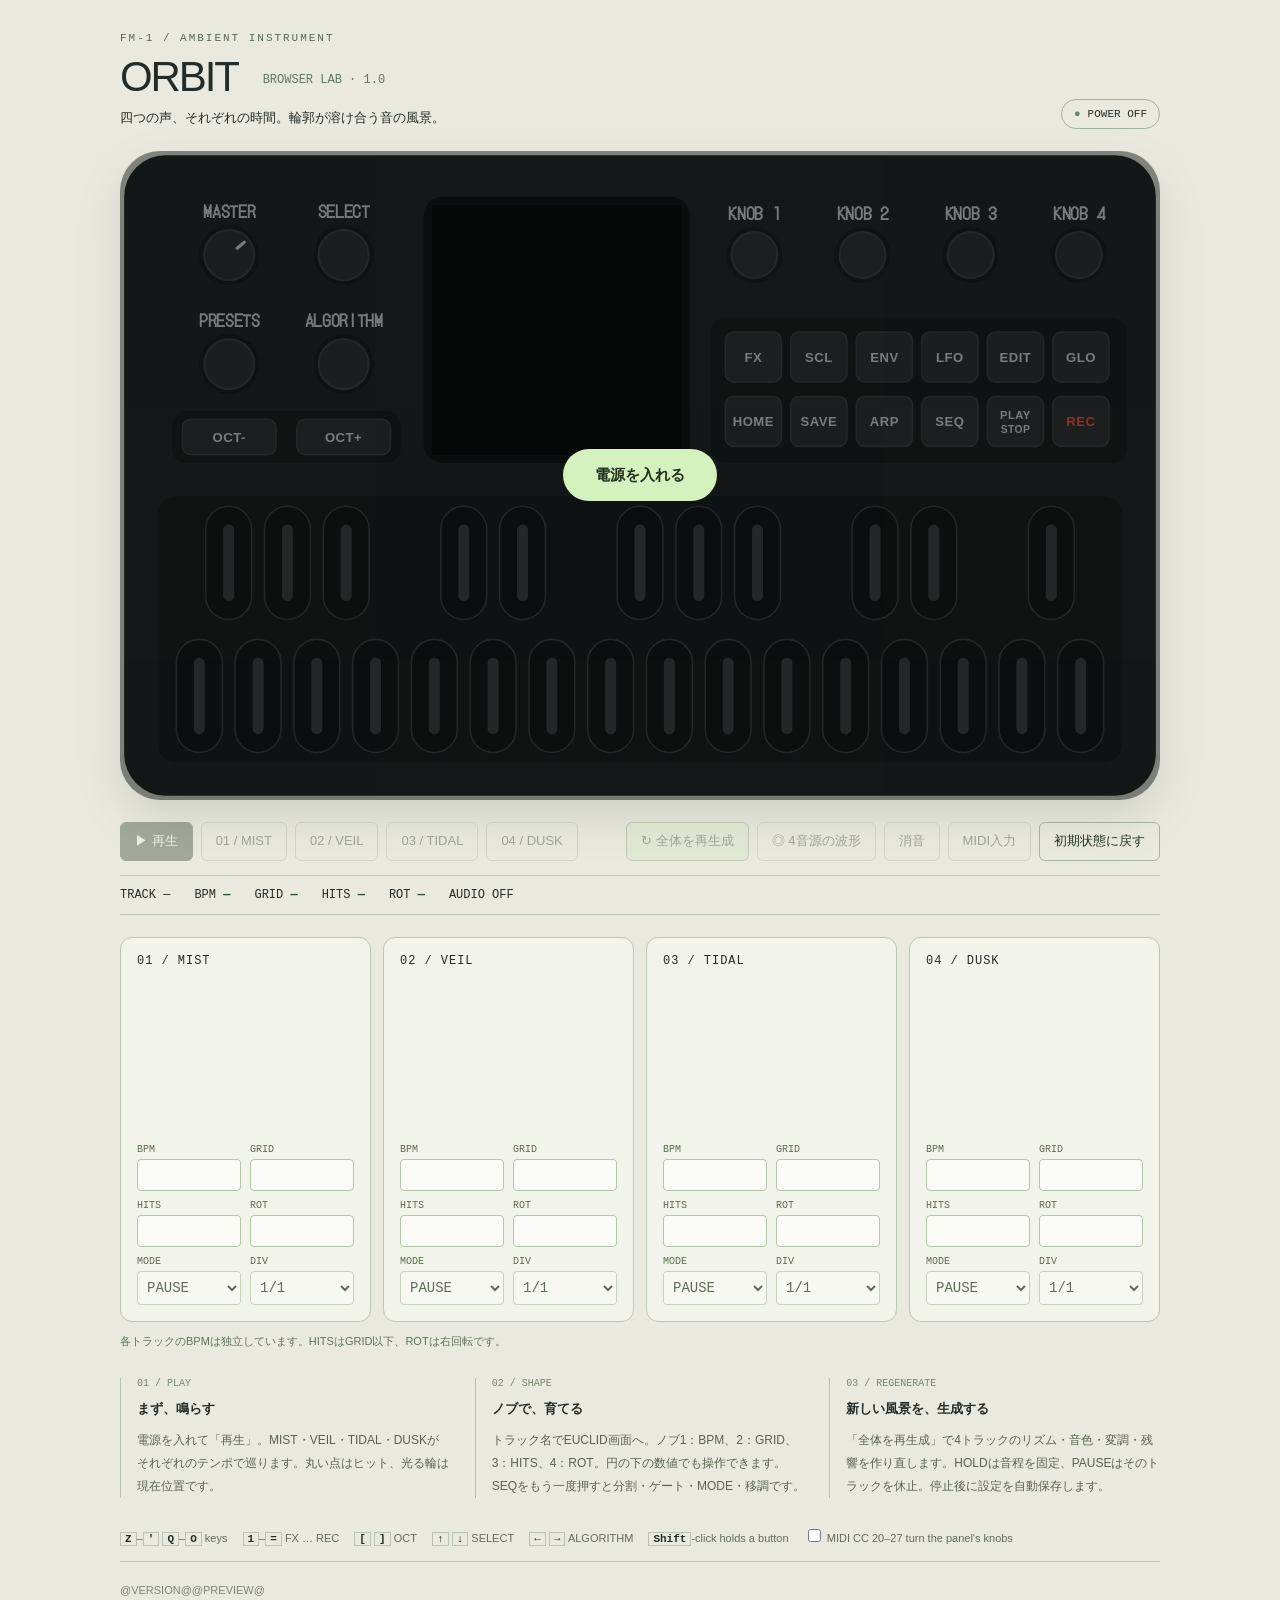
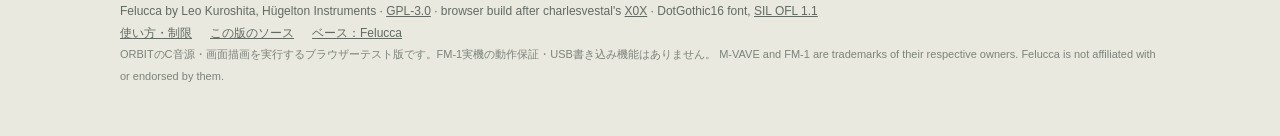
<file: web/emu/index.html>
<!doctype html>
<!-- SPDX-License-Identifier: GPL-3.0-only
     Copyright (C) 2026 Leo Kuroshita (@kurogedelic), Hügelton Instruments
     The page follows X0X's browser page, web/emu/index.html of charlesvestal/fm1-x0x (GPL-3.0), a Felucca fork. -->
<html lang="ja">
<head>
<meta charset="utf-8">
<meta name="viewport" content="width=device-width, initial-scale=1">
<title>ORBIT — FM-1 Browser Lab</title>
<link rel="icon" href="data:image/svg+xml,%3Csvg xmlns=%22http://www.w3.org/2000/svg%22 viewBox=%220 0 16 16%22%3E%3Crect width=%2216%22 height=%2216%22 rx=%223%22/%3E%3Crect x=%224%22 y=%224%22 width=%228%22 height=%228%22 fill=%22%23fff%22/%3E%3C/svg%3E">
<meta name="description" content="ORBITのC音源・液晶・操作をブラウザーで試すFM-1実機GUI。">
<style>
/* DotGothic16 (SIL OFL 1.1, fonts/OFL.txt), cut to printable ASCII, for the knob labels */
@font-face { font-family: "DotGothic16"; src: url("fonts/DotGothic16-subset.woff") format("woff"); font-display: swap; }
:root { --bg: #8e8e93; --fg: #111; --dim: #2c2c2e; --rule: #5a5a5e;
        --body: #1d1d1f; --tray: #141415; --part: #2a2a2d; --edge: #3a3a3e; --label: #d6d6d8;
        --lit: #fff4d6; --green: #5fe08a; color-scheme: light; }
html, body { background: var(--bg); }
body { margin: 0; color: var(--fg); font: 13px/1.6 -apple-system, BlinkMacSystemFont, "Helvetica Neue", Arial, sans-serif; }
main { max-width: 1040px; margin: 0 auto; padding: 24px 16px 32px; }
@media (orientation: portrait) and (max-width: 700px) { main { padding: 8px 8px 24px; } }
a { color: inherit; }
.device { position: relative; width: 100%; aspect-ratio: 1000 / 624; user-select: none; -webkit-user-select: none;
          -webkit-touch-callout: none; touch-action: manipulation; }
.device svg { position: absolute; inset: 0; width: 100%; height: 100%; pointer-events: none; }
.device canvas { position: absolute; image-rendering: crisp-edges; image-rendering: pixelated; background: #000; }
.hit { position: absolute; touch-action: none; cursor: pointer; -webkit-tap-highlight-color: transparent; border-radius: 10px; }
.hit.knob { cursor: ns-resize; border-radius: 50%; }
.hit:focus-visible { outline: 2px solid var(--lit); outline-offset: 2px; }
.face { transition: fill .05s; }
.dim .face.btn { fill: #3a3934; }
.lit .face.btn { fill: var(--lit); }
.lit text { fill: #1d1d1f; }
.green .face.btn { fill: var(--green); }
.green text { fill: #0d2414; }
.face.key { fill: #0c0c0d; stroke: var(--edge); stroke-width: 1.5; }
.slit { fill: #3a3a3c; transition: fill .05s; }
.dim .slit { fill: #77777b; }
.lit .slit { fill: #ececee; filter: drop-shadow(0 0 3px rgba(255, 255, 255, .6)); }
/* #119: what can be pressed breathes, dark .. ~60 % of lit and back (hal/fm1_input.h fm1_led_breath, ~1.1 s; MENU >
 * LEDS DIM LO ~30 %): the peaks between dark and lit at ~0.8 / ~0.58 on screen (the LED's share, gamma-encoded) */
@keyframes breath-btn { 0%, 100% { fill: #3a3934; } 50% { fill: #d8cfb6; } }
@keyframes breath-slit { 0%, 100% { fill: #3a3a3c; } 50% { fill: #c8c8ca; } }
@keyframes breath-btn-lo { 0%, 100% { fill: #3a3934; } 50% { fill: #aca592; } }
@keyframes breath-slit-lo { 0%, 100% { fill: #3a3a3c; } 50% { fill: #a1a1a3; } }
.breath .face.btn { animation: breath-btn 1.13s ease-in-out infinite; }
.breath .slit { animation: breath-slit 1.13s ease-in-out infinite; }
.dimlo .breath .face.btn { animation-name: breath-btn-lo; }
.dimlo .breath .slit { animation-name: breath-slit-lo; }
@media (prefers-reduced-motion: reduce) {
  .breath .face.btn, .breath .slit { animation: none; }
  .breath .face.btn { fill: #aca592; }
  .breath .slit { fill: #a1a1a3; }
}
/* the DRUM grid's beats (hal/fm1_input.h fm1_led_mid): a steady level between the glow and lit, ~15 % (DIM LO ~10 %) */
.mid .slit { fill: #9a9a9e; }
.dimlo .mid .slit { fill: #8a8a8e; }
.held .face { stroke: var(--lit); stroke-width: 3; }
.latched .face { stroke: #79b8ff; stroke-width: 3; }
.start { position: absolute; inset: 0; display: grid; place-content: center; justify-items: center; gap: 12px;
         background: rgba(0, 0, 0, .5); border-radius: 4% / 6%; }
.start[hidden] { display: none; }
.start button { font: inherit; font-size: 18px; padding: 12px 28px; background: #fff; color: #000; border: 0; cursor: pointer; }
.start button:disabled { opacity: .4; cursor: progress; }
.start p { margin: 0; max-width: 32em; text-align: center; color: #fff; }
.keys, footer { margin: 16px 0 0; color: var(--dim); text-align: center; }
.keys span { white-space: nowrap; margin: 0 8px; }
.keys select { font: inherit; font-size: 12px; }
kbd { font: 600 11px ui-monospace, Menlo, monospace; border: 1px solid var(--rule); padding: 0 4px; color: var(--fg); }
footer { margin-top: 12px; font-size: 12px; }
footer nav a { margin: 0 6px; }
footer small { font-size: 11px; opacity: .8; }
/* ORBIT browser lab */
:root { --bg:#e9e9df; --fg:#242c29; --dim:#626a62; --rule:#b9c1b6; --green:#9be7ab; }
main { max-width:1040px; padding:32px 24px 48px; }
.lab-head { display:flex; align-items:end; justify-content:space-between; gap:24px; margin-bottom:22px; }
.eyebrow { font:11px ui-monospace,monospace; letter-spacing:.18em; color:#586758; }
h1 { font-size:42px; letter-spacing:-.05em; line-height:1.1; margin:10px 0 8px; font-weight:500; }
h1 span { font:12px ui-monospace,monospace; letter-spacing:0; vertical-align:middle; margin-left:16px; color:#667564; }
.subtitle { margin:0; font-size:13px; }
.state { font:11px ui-monospace,monospace; padding:8px 12px; border:1px solid #a5b1a1; border-radius:30px; white-space:nowrap; }
.state::before { content:'●'; color:#65876a; margin-right:7px; }
.device { filter:drop-shadow(0 18px 22px #22301d22); }
.start { border-radius:40px; background:rgba(12,19,16,.46); }
.start button { background:#d4f2be; color:#22321d; border-radius:30px; padding:14px 32px; font-size:15px; font-weight:600; }
.toolbar { display:flex; flex-wrap:wrap; align-items:center; gap:8px; margin:22px 0 14px; }
.toolbar button { font:inherit; padding:8px 14px; border:1px solid #a9b4a3; border-radius:6px; background:transparent; color:#293627; cursor:pointer; }
.toolbar button:hover:not(:disabled), .toolbar button[aria-pressed=true] { background:#d0dfc5; border-color:#6f8b62; }
.toolbar button:disabled { opacity:.38; cursor:default; }
.toolbar .primary { background:#2d402e; color:#f2f7ee; border-color:#2d402e; }
.toolbar .spacer { flex:1; }
.readout { display:flex; flex-wrap:wrap; gap:8px 24px; padding:12px 0; border-top:1px solid #bcc5b6; border-bottom:1px solid #bcc5b6; font:12px ui-monospace,monospace; }
.readout strong { color:#304e2a; font-weight:600; }
.guide { display:grid; grid-template-columns:repeat(3,1fr); gap:24px; margin:28px 0; }
.guide article { border-left:1px solid #b6c2b0; padding-left:16px; }
.guide h2 { font-size:13px; margin:0 0 9px; }.guide p { margin:0; font-size:12px; color:#59634f; line-height:1.9; }
.guide .num { font:10px ui-monospace,monospace; display:block; color:#77876e; margin-bottom:10px; }
.keys { text-align:left; font-size:11px; line-height:2; }.keys span { margin-left:0; margin-right:12px; }
footer { text-align:left; border-top:1px solid #bdc7b6; padding-top:18px; line-height:1.8; }
footer nav a { margin-left:0; margin-right:18px; }
.notice { padding:10px 14px; background:#f6eccd; border-radius:6px; }
button:focus-visible { outline:3px solid #6a9356; outline-offset:3px; }
@media(max-width:700px) { main{padding:20px 12px 30px;} .lab-head{align-items:start;gap:12px;} h1{font-size:34px;} h1 span{display:block;margin:8px 0;} .subtitle{font-size:11px;max-width:280px;} .guide{grid-template-columns:1fr;gap:18px;} .toolbar button{font-size:12px;padding:8px 10px;} .state{font-size:10px;} }
.euclid-grid{display:grid;grid-template-columns:repeat(4,1fr);gap:12px;margin-top:22px;}.euclid-card{background:#f2f3eb;border:1px solid #bbc6b3;border-radius:12px;padding:16px;min-width:0;}.euclid-card[data-selected=true]{border-color:#567849;box-shadow:0 0 0 1px #567849;}.euclid-card h2{font:12px ui-monospace,monospace;margin:0;letter-spacing:.08em}.pulse-ring{display:block;width:100%;max-height:160px;margin:8px auto}.pulse-fields{display:grid;grid-template-columns:1fr 1fr;gap:9px;}.pulse-fields label{font:10px ui-monospace,monospace;color:#5b6f50;}.pulse-fields input,.pulse-fields select{box-sizing:border-box;width:100%;font:14px ui-monospace,monospace;padding:7px 5px;border:1px solid #b5c5ac;border-radius:4px;background:#fafbf6;color:#21351a;margin-top:4px}.regen-note{font-size:11px;color:#607356}#regenerate{background:#d2e4bf;border-color:#77935e} @media(max-width:760px){.euclid-grid{grid-template-columns:repeat(2,1fr);}} @media(max-width:400px){.euclid-card{padding:10px}.pulse-fields{gap:6px}}
</style>
</head>
<body>
<main>
<header class="lab-head"><div><div class="eyebrow">FM-1 / AMBIENT INSTRUMENT</div><h1>ORBIT <span>BROWSER LAB · 1.0</span></h1><p class="subtitle">四つの声、それぞれの時間。輪郭が溶け合う音の風景。</p></div><div class="state" id="runstate" role="status">POWER OFF</div></header>
<p class="notice" id="file-warning" hidden>このHTMLはローカルサーバーで開いてください。同梱の「起動.command」を実行し、表示されたURLを開くと試奏できます。</p>
<div class="device" id="device">
  <svg id="panel" viewBox="0 0 1000 624" aria-hidden="true"></svg>
  <canvas id="screen" width="240" height="240" role="img" aria-label="FM-1の液晶画面。音源と操作はORBITのCコードで動作します。"></canvas>
  <div class="start" id="start"><button id="go" type="button">電源を入れる</button><p id="status" hidden></p></div>
</div>

<div class="toolbar">
<button class="primary" id="transport" disabled>▶ 再生</button>
<button id="track-a" disabled aria-pressed="false">01 / MIST</button><button id="track-b" disabled aria-pressed="false">02 / VEIL</button>
<button id="track-c" disabled aria-pressed="false">03 / TIDAL</button><button id="track-d" disabled aria-pressed="false">04 / DUSK</button><span class="spacer"></span><button id="regenerate" disabled>↻ 全体を再生成</button><button id="scope-four" disabled>◎ 4音源の波形</button><button id="mute" disabled aria-pressed="false">消音</button><button id="midi" disabled>MIDI入力</button><button id="reset">初期状態に戻す</button>
</div>
<div class="readout" aria-live="off"><span id="track-read">TRACK —</span><span>BPM <strong id="mode-read">—</strong></span><span>GRID <strong id="dens-read">—</strong></span><span>HITS <strong id="evol-read">—</strong></span><span>ROT <strong id="trans-read">—</strong></span><span id="audio-read">AUDIO OFF</span></div>
<section class="euclid-grid" id="euclid-grid" aria-label="独立ユークリッドシーケンサー"></section><p class="regen-note" id="regen-note" role="status">各トラックのBPMは独立しています。HITSはGRID以下、ROTは右回転です。</p>
<div class="guide">
<article><span class="num">01 / PLAY</span><h2>まず、鳴らす</h2><p>電源を入れて「再生」。MIST・VEIL・TIDAL・DUSKがそれぞれのテンポで巡ります。丸い点はヒット、光る輪は現在位置です。</p></article>
<article><span class="num">02 / SHAPE</span><h2>ノブで、育てる</h2><p>トラック名でEUCLID画面へ。ノブ1：BPM、2：GRID、3：HITS、4：ROT。円の下の数値でも操作できます。SEQをもう一度押すと分割・ゲート・MODE・移調です。</p></article>
<article><span class="num">03 / REGENERATE</span><h2>新しい風景を、生成する</h2><p>「全体を再生成」で4トラックのリズム・音色・変調・残響を作り直します。HOLDは音程を固定、PAUSEはそのトラックを休止。停止後に設定を自動保存します。</p></article>
</div>
<p class="keys">
  <span><kbd>Z</kbd>–<kbd>'</kbd> <kbd>Q</kbd>–<kbd>O</kbd> keys</span>
  <span><kbd>1</kbd>–<kbd>=</kbd> FX … REC</span>
  <span><kbd>[</kbd> <kbd>]</kbd> OCT</span>
  <span><kbd>↑</kbd> <kbd>↓</kbd> SELECT</span>
  <span><kbd>←</kbd> <kbd>→</kbd> ALGORITHM</span>
  <span><kbd>Shift</kbd>-click holds a button</span>
  <span id="midiknobs" hidden><label><input type="checkbox" id="knobson"> MIDI CC 20–27 turn the panel's knobs</label>
  <select id="knobmode" aria-label="How the controller sends CC 20–26" hidden>
    <option value="abs">absolute</option>
    <option value="bin">relative 64±n</option>
    <option value="twos">relative 2's complement</option>
    <option value="sign">relative sign bit</option>
  </select></span>
</p>

<footer>
  <small class="version">@VERSION@@PREVIEW@</small><br>
  Felucca by Leo Kuroshita, Hügelton Instruments · <a href="https://www.gnu.org/licenses/gpl-3.0.html">GPL-3.0</a> · browser build after charlesvestal's <a href="https://github.com/charlesvestal/fm1-x0x">X0X</a> · DotGothic16 font, <a href="fonts/OFL.txt">SIL OFL 1.1</a><br>
  <nav><a href="README.md">使い方・制限</a><a href="ORBIT-browser-source.zip">この版のソース</a><a href="https://github.com/hugelton/Felucca">ベース：Felucca</a></nav><small>ORBITのC音源・画面描画を実行するブラウザーテスト版です。FM-1実機の動作保証・USB書き込み機能はありません。</small>
  <small>M-VAVE and FM-1 are trademarks of their respective owners. Felucca is not affiliated with or endorsed by them.</small>
</footer>
</main>

<script type="module">
import { midiKnob, KNOB_MODES } from "./worklet.js?v=1.0-panel1";
const NS = "http://www.w3.org/2000/svg";
// panel.c's labels (bit = label) and encoder roles
const B = { FX: 0, SCL: 1, ENV: 2, LFO: 3, EDIT: 4, GLO: 5, HOME: 6, SAVE: 7, ARP: 8, SEQ: 9, PLAY: 10, REC: 11, "OCT-": 12, "OCT+": 13 };
const EN = { SELECT: 0, ALGORITHM: 1, PRESETS: 2, "KNOB 1": 3, "KNOB 2": 4, "KNOB 3": 5, "KNOB 4": 6 };
const PLAY_GREEN = 14;
// the 27 keys F3..G5: key k = k semitones above F3
const WHITE = [0, 2, 4, 6, 7, 9, 11, 12, 14, 16, 18, 19, 21, 23, 24, 26];
const BLACK = [1, 3, 5, 8, 10, 13, 15, 17, 20, 22, 25];
const BLACK_AFTER = [0, 1, 2, 4, 5, 7, 8, 9, 11, 12, 14];      // the white key each black one follows
const STORE = "orbit-02-browser-flash", KNOBS_ON = "orbit-02-browser-knobs", KNOB_MODE = "orbit-02-browser-knobmode";

// ------------------------------------------------------------------ the panel
// Two drawings of the same controls: WIDE after the FM-1's own layout, TALL for a phone held upright (the
// screen larger, the keys across the whole width). Rebuilt when the orientation changes; the state stays.
const ROW1 = ["FX", "SCL", "ENV", "LFO", "EDIT", "GLO"], ROW2 = ["HOME", "SAVE", "ARP", "SEQ", "PLAY", "REC"];
const KNOBS = ["MASTER", "SELECT", "PRESETS", "ALGORITHM", "KNOB 1", "KNOB 2", "KNOB 3", "KNOB 4"];
const LAYOUTS = {
  wide: {
    w: 1000, h: 624, screen: [292, 44, 256],
    knobs: [[105, 100, 24], [215, 100, 24], [105, 205, 24], [215, 205, 24], [610, 100, 22], [714, 100, 22], [818, 100, 22], [922, 100, 22]],
    trays: [[50, 250, 220, 50], [568, 160, 400, 140]],
    oct: [[60, 258, 90, 34], [170, 258, 90, 34]],
    grid: [582, 174, 54, 48, 63, 62], keybed: [36, 332, 928, 256],
  },
  tall: {
    w: 600, h: 1070, screen: [130, 104, 340],
    knobs: [[66, 64, 24], [186, 64, 24], [414, 64, 24], [534, 64, 24], [90, 512, 26], [230, 512, 26], [370, 512, 26], [510, 512, 26]],
    trays: [[14, 572, 572, 146], [150, 728, 300, 62]],
    oct: [[164, 737, 128, 44], [308, 737, 128, 44]],
    grid: [24, 582, 86, 60, 94, 70], keybed: [14, 800, 572, 256],
  },
};
const svg = document.getElementById("panel"), device = document.getElementById("device"), canvas = document.getElementById("screen");
function el(tag, attrs, parent = svg) {
  const e = document.createElementNS(NS, tag);
  for (const [k, v] of Object.entries(attrs)) e.setAttribute(k, v);
  parent.appendChild(e);
  return e;
}
const SANS = "-apple-system, 'Helvetica Neue', Arial, sans-serif", DOT = "'DotGothic16', " + SANS;
function label(parent, x, y, s, size, font = SANS, ink = "var(--label)") {
  const t = el("text", { x, y, "text-anchor": "middle", "font-family": font,
                         "font-size": size, "font-weight": 600, fill: ink, "letter-spacing": ".04em" }, parent);
  t.textContent = s;
  return t;
}
const KEYNAMES = ["F", "F♯", "G", "G♯", "A", "A♯", "B", "C", "C♯", "D", "D♯", "E"];
const keyName = (k) => KEYNAMES[k % 12] + (3 + Math.floor((k + 5) / 12));

let audioContext = null, outputGain = null, muted = false, playing = false;
let node = null, btnMask = 0, keyMask = 0, latched = 0, masterValue = 700, lastLeds = [0, 0, 0, 0, 0], layout = null;
const angle = Object.fromEntries(KNOBS.map((n) => [n, 0]));
angle.MASTER = -135 + 270 * masterValue / 1023;
const knobs = [], buttons = [], keys = [];
const btnBy = new Map(), keyBy = new Map();                   // pointer / key code -> label bit or key
const send = (m) => { if (node) node.port.postMessage(m); };

function build(name) {
  const L = LAYOUTS[name];
  layout = name;
  svg.innerHTML = "";
  svg.setAttribute("viewBox", `0 0 ${L.w} ${L.h}`);
  device.style.aspectRatio = `${L.w} / ${L.h}`;
  for (const d of device.querySelectorAll(".hit")) d.remove();
  knobs.length = buttons.length = keys.length = 0;
  el("rect", { x: 4, y: 4, width: L.w - 8, height: L.h - 8, rx: 40, fill: "var(--body)" });
  for (const [x, y, w, h] of L.trays) el("rect", { x, y, width: w, height: h, rx: 14, fill: "var(--tray)" });
  const [sx, sy, ss] = L.screen;
  el("rect", { x: sx, y: sy, width: ss, height: ss, rx: 18, fill: "#0b0b0c" });
  const inset = ss / 32;                                         // the 240 x 240 panel inside its bezel
  Object.assign(canvas.style, { left: `${(sx + inset) / L.w * 100}%`, top: `${(sy + inset) / L.h * 100}%`,
                                width: `${(ss - 2 * inset) / L.w * 100}%`, height: `${(ss - 2 * inset) / L.h * 100}%` });
  KNOBS.forEach((n, i) => {
    const [x, y, r] = L.knobs[i], g = el("g", {});
    el("circle", { cx: x, cy: y, r: r + 5, fill: "var(--tray)" }, g);
    el("circle", { cx: x, cy: y, r, fill: "var(--part)", stroke: "var(--edge)", "stroke-width": 2 }, g);
    const ind = n === "MASTER" ? el("line", { x1: x, y1: y - r + 5, x2: x, y2: y - r + 14, stroke: "var(--label)", "stroke-width": 3, "stroke-linecap": "round" }, g) : null;
    label(g, x, y - r - 12, n, 16, DOT);
    el("circle", { cx: x, cy: y, r: r + 12, fill: "transparent" }, g);
    knobs.push({ g, ind, x, y, name: n, role: n === "MASTER" ? "master" : EN[n] });
  });
  const button = ([x, y, w, h], n, sub) => {
    const g = el("g", {});
    el("rect", { x, y, width: w, height: h, rx: 8, fill: "var(--part)", stroke: "var(--edge)", "stroke-width": 1.5, class: "face btn" }, g);
    const ink = n === "REC" ? "#ff453a" : undefined;
    if (sub) { label(g, x + w / 2, y + h / 2 - 2, n, 10.8, SANS, ink); label(g, x + w / 2, y + h / 2 + 11, sub, 9.9); }
    else label(g, x + w / 2, y + h / 2 + 4.5, n, 12.6, SANS, ink);
    buttons.push({ g, bit: B[n], name: sub ? `${n} / ${sub}` : n });
  };
  button(L.oct[0], "OCT-");
  button(L.oct[1], "OCT+");
  const [gx, gy, gw, gh, dx, dy] = L.grid;
  for (let i = 0; i < 6; i++) {
    button([gx + i * dx, gy, gw, gh], ROW1[i]);
    button([gx + i * dx, gy + dy, gw, gh], ROW2[i], ROW2[i] === "PLAY" ? "STOP" : "");
  }
  const [x0, y0, w, h] = L.keybed;
  el("rect", { x: x0, y: y0, width: w, height: h, rx: 18, fill: "var(--tray)" });
  // the keys: two rows of the same black keys, each with a slit down its middle that lights
  const pitch = (w - 24) / 16, kw = pitch * 0.78, kh = h * 0.425, sw = Math.max(3, kw * 0.24);
  const key = (cx, cy, k) => {
    const g = el("g", {}), y = cy - kh / 2;
    el("rect", { x: cx - kw / 2, y, width: kw, height: kh, rx: kw / 2, class: "face key" }, g);
    el("rect", { x: cx - sw / 2, y: y + kw * 0.4, width: sw, height: kh - kw * 0.8, rx: sw / 2, class: "slit" }, g);
    el("rect", { x: cx - pitch / 2, y: cy - h * 0.24, width: pitch, height: h * 0.48, fill: "transparent" }, g);   // its target
    keys[k] = { g, name: keyName(k) };
  };
  WHITE.forEach((k, i) => key(x0 + 12 + (i + 0.5) * pitch, y0 + h * 0.75, k));
  BLACK_AFTER.forEach((a, j) => key(x0 + 12 + (a + 1) * pitch, y0 + h * 0.25, BLACK[j]));
  // HTML targets over the drawing (pointer-events: none): touch-action and pointer capture work on them everywhere
  const hit = (c, cls, role) => {
    const b = c.g.getBBox(), d = document.createElement("div");
    d.className = "hit" + (cls ? " " + cls : "");
    Object.assign(d.style, { left: `${b.x / L.w * 100}%`, top: `${b.y / L.h * 100}%`,
                             width: `${b.width / L.w * 100}%`, height: `${b.height / L.h * 100}%` });
    d.setAttribute("role", role);
    d.setAttribute("aria-label", c.name);
    d.title = c.name;
    d.tabIndex = 0;
    d.addEventListener("touchstart", (e) => e.preventDefault(), { passive: false });
    d.addEventListener("contextmenu", (e) => e.preventDefault());
    device.insertBefore(d, document.getElementById("start"));
    c.hit = d;
  };
  knobs.forEach((k) => { hit(k, "knob", "slider"); bindKnob(k); drawKnob(k); });
  buttons.forEach((b) => { hit(b, "", "button"); bindButton(b); });
  keys.forEach((k, i) => { hit(k, "", "button"); bindKey(k, i); });
  syncButtons(true);
  syncKeys(true);
  drawLights(lastLeds);
}

// ------------------------------------------------------------------ input
function syncButtons(redraw) {
  let m = latched;
  for (const b of btnBy.values()) m |= 1 << b;
  if (m !== btnMask) { btnMask = m; send({ type: "buttons", mask: m }); }
  else if (!redraw) return;
  for (const b of buttons) {
    const on = !!(m & (1 << b.bit));
    b.g.classList.toggle("held", on);
    b.g.classList.toggle("latched", !!(latched & (1 << b.bit)));
    b.hit.setAttribute("aria-pressed", on);
  }
}
function syncKeys(redraw) {
  let m = 0;
  for (const k of keyBy.values()) m |= 1 << k;
  if (m !== keyMask) { keyMask = m; send({ type: "keys", mask: m }); }
  else if (!redraw) return;
  keys.forEach((k, i) => k.g.classList.toggle("held", !!(m & (1 << i))));
}
function bindButton(b) {
  b.hit.addEventListener("pointerdown", (e) => {
    e.preventDefault();
    if (e.shiftKey || e.button === 2) { latched ^= 1 << b.bit; syncButtons(true); return; }
    if (latched & (1 << b.bit)) { latched &= ~(1 << b.bit); syncButtons(true); return; }
    b.hit.setPointerCapture(e.pointerId);
    btnBy.set("p" + e.pointerId, b.bit);
    syncButtons();
  });
  b.hit.addEventListener("keydown", (e) => {
    if ((e.key === "Enter" || e.key === " ") && !e.repeat) { btnBy.set("f" + b.bit, b.bit); syncButtons(); e.preventDefault(); e.stopPropagation(); }
  });
  b.hit.addEventListener("keyup", () => { if (btnBy.delete("f" + b.bit)) syncButtons(); });
}
function bindKey(k, i) {
  k.hit.addEventListener("pointerdown", (e) => {
    e.preventDefault();
    k.hit.setPointerCapture(e.pointerId);
    keyBy.set("p" + e.pointerId, i);
    syncKeys();
  });
}
function release(e) {
  const id = "p" + e.pointerId;
  if (btnBy.delete(id)) syncButtons();
  if (keyBy.delete(id)) syncKeys();
}
for (const t of ["pointerup", "pointercancel", "lostpointercapture"]) device.addEventListener(t, release);

function drawKnob(k) { if (k.ind) k.ind.setAttribute("transform", `rotate(${angle[k.name]} ${k.x} ${k.y})`); }
function setMaster(v) {
  masterValue = Math.max(0, Math.min(1023, v));
  angle.MASTER = -135 + 270 * masterValue / 1023;
  send({ type: "master", value: masterValue });
}
function turn(k, n) {
  if (!n) return;
  if (k.role === "master") setMaster(masterValue + n * 16);
  else {
    angle[k.name] = (angle[k.name] + n * 18) % 360;            // 20 detents a turn
    send({ type: "enc", role: k.role, n });
  }
  drawKnob(k);
}
function bindKnob(k) {
  let drag = null, wheel = 0;
  k.hit.addEventListener("pointerdown", (e) => {
    e.preventDefault();
    k.hit.setPointerCapture(e.pointerId);
    drag = { x: e.clientX, y: e.clientY, acc: 0 };
  });
  k.hit.addEventListener("pointermove", (e) => {
    if (!drag) return;
    const dx = e.clientX - drag.x, dy = drag.y - e.clientY;   // up or right: clockwise
    drag.acc += Math.abs(dx) > Math.abs(dy) ? dx : dy;          // the larger of the two
    drag.x = e.clientX;
    drag.y = e.clientY;
    const step = k.role === "master" ? 3 : 8, n = Math.trunc(drag.acc / step);
    if (n) { drag.acc -= n * step; turn(k, n); }
  });
  const end = () => { drag = null; };
  k.hit.addEventListener("pointerup", end);
  k.hit.addEventListener("pointercancel", end);
  k.hit.addEventListener("wheel", (e) => {
    e.preventDefault();
    const dy = e.deltaMode === 1 ? e.deltaY * 33 : e.deltaY;
    if (Math.abs(dy) >= 50) { turn(k, dy < 0 ? 1 : -1); wheel = 0; return; }   // a wheel notch: one detent
    wheel -= dy;                                                                   // a trackpad: by distance
    const n = Math.trunc(wheel / 25);
    if (n) { wheel -= n * 25; turn(k, n); }
  }, { passive: false });
  k.hit.addEventListener("keydown", (e) => {
    const d = { ArrowUp: 1, ArrowRight: 1, ArrowDown: -1, ArrowLeft: -1 }[e.key];
    if (d) { turn(k, d); e.preventDefault(); e.stopPropagation(); }
  });
}
const tall = matchMedia("(orientation: portrait) and (max-width: 700px)");
build(tall.matches ? "tall" : "wide");
tall.addEventListener("change", () => build(tall.matches ? "tall" : "wide"));
document.fonts?.load("16px DotGothic16").then(() => build(layout), () => {});   // the labels' width: the hit areas

// the computer keyboard, every key one control: F3..A#4 on the Z (white) and A (black) rows, B4..G5 on Q..O
// in semitones, the twelve buttons on the number row in the panel's order (held while the key is), [ ] OCT
const KEYMAP = {};
["KeyZ", "KeyX", "KeyC", "KeyV", "KeyB", "KeyN", "KeyM", "Comma", "Period", "Slash"].forEach((c, i) => KEYMAP[c] = { key: WHITE[i] });
[["KeyS", 1], ["KeyD", 3], ["KeyF", 5], ["KeyH", 8], ["KeyJ", 10], ["KeyL", 13], ["Semicolon", 15], ["Quote", 17]].forEach(([c, k]) => KEYMAP[c] = { key: k });
["KeyQ", "KeyW", "KeyE", "KeyR", "KeyT", "KeyY", "KeyU", "KeyI", "KeyO"].forEach((c, i) => KEYMAP[c] = { key: 18 + i });
["Digit1", "Digit2", "Digit3", "Digit4", "Digit5", "Digit6", "Digit7", "Digit8", "Digit9", "Digit0", "Minus", "Equal"]
  .forEach((c, i) => KEYMAP[c] = { btn: B[[...ROW1, ...ROW2][i]] });
Object.assign(KEYMAP, { BracketLeft: { btn: B["OCT-"] }, BracketRight: { btn: B["OCT+"] } });
const ARROWS = { ArrowUp: [EN.SELECT, 1], ArrowDown: [EN.SELECT, -1], ArrowRight: [EN.ALGORITHM, 1], ArrowLeft: [EN.ALGORITHM, -1] };
addEventListener("keydown", (e) => {
  if (!node || e.metaKey || e.ctrlKey || e.altKey || e.target.closest?.(".hit.knob, input, select, textarea, [contenteditable]")) return;
  if (ARROWS[e.code]) { const [r, n] = ARROWS[e.code]; turn(knobs.find((k) => k.role === r), n); e.preventDefault(); return; }
  const m = KEYMAP[e.code];
  if (!m) return;
  e.preventDefault();
  if (e.repeat) return;
  if (m.key !== undefined) { keyBy.set("k" + e.code, m.key); syncKeys(); }
  else { btnBy.set("k" + e.code, m.btn); syncButtons(); }
});
addEventListener("keyup", (e) => {
  const id = "k" + e.code;
  if (keyBy.delete(id)) syncKeys();
  if (btnBy.delete(id)) syncButtons();
});
addEventListener("blur", () => {
  for (const id of [...btnBy.keys()]) if (id[0] !== "p") btnBy.delete(id);
  for (const id of [...keyBy.keys()]) if (id[0] !== "p") keyBy.delete(id);
  syncButtons();
  syncKeys();
});

// ------------------------------------------------------------------ screen and lights
const ctx = document.getElementById("screen").getContext("2d");
const img = ctx.createImageData(240, 240);
function drawScreen(fb) {
  const d = img.data;
  for (let i = 0; i < 240 * 240; i++) {
    const v = fb[i], p = ((v >> 8) | (v << 8)) & 0xFFFF;          // the panel's byte order -> RGB565
    d[i * 4] = ((p >> 11) & 31) * 255 / 31;
    d[i * 4 + 1] = ((p >> 5) & 63) * 255 / 63;
    d[i * 4 + 2] = (p & 31) * 255 / 31;
    d[i * 4 + 3] = 255;
  }
  ctx.putImageData(img, 0, 0);
}
// the power-on sweep (hal/fm1_led_anim.h): a level per LED, lit frames /64 (| 128: the glow under them), drawn as the
// LED's share of lit between its dark (or glowing) colour and the lit one, mixed in linear light
const lin = (h) => [1, 3, 5].map((i) => (parseInt(h.slice(i, i + 2), 16) / 255) ** 2.2);
const ANIM = { btn: [lin("#3a3934"), lin("#3a3934"), lin("#fff4d6")], slit: [lin("#3a3a3c"), lin("#77777b"), lin("#ececee")] };
function animFill(kind, q) {
  const [dark, glow, lit] = ANIM[kind], s = Math.min(q & 127, 64) / 64, base = q & 128 ? glow : dark;
  const c = base.map((v, i) => Math.round(255 * (v + (lit[i] - v) * s) ** (1 / 2.2)));
  return `rgb(${c.join(",")})`;
}
function drawAnim(anim) {
  for (const b of buttons) b.g.querySelector(".face").style.fill = anim ? animFill("btn", anim[b.bit]) : "";
  keys.forEach((k, i) => { k.g.querySelector(".slit").style.fill = anim ? animFill("slit", anim[14 + i]) : ""; });
}
function drawLights([litB, litK, dimB, dimK, dimLo = 0, brB = 0, brK = 0, midK = 0], anim = null) {
  drawAnim(anim);
  document.documentElement.classList.toggle("dimlo", !!dimLo);   // (the breath's lower peak)
  for (const b of buttons) {
    const bit = 1 << b.bit, green = b.bit === B.PLAY && (litB & (1 << PLAY_GREEN));
    b.g.classList.toggle("lit", !!(litB & bit) && !green);
    b.g.classList.toggle("green", !!green);
    b.g.classList.toggle("dim", !!(dimB & bit));
    b.g.classList.toggle("breath", !!(brB & bit));
  }
  keys.forEach((k, i) => {
    k.g.classList.toggle("lit", !!(litK & (1 << i)));
    k.g.classList.toggle("dim", !!(dimK & (1 << i)));
    k.g.classList.toggle("breath", !!(brK & (1 << i)));
    k.g.classList.toggle("mid", !!(midK & (1 << i)));
  });
}

// ------------------------------------------------------------------ the flash, kept in this browser
function loadFlash() {
  try {
    const raw = JSON.parse(localStorage.getItem(STORE) || "{}"), out = {};
    for (const [off, b64] of Object.entries(raw)) out[off] = Uint8Array.from(atob(b64), (c) => c.charCodeAt(0));
    return out;
  } catch { return {}; }
}
function saveFlash(sectors) {
  try {
    const raw = {};
    for (const [off, u8] of Object.entries(sectors)) {
      let s = "";
      for (let i = 0; i < u8.length; i += 4096) s += String.fromCharCode.apply(null, u8.subarray(i, i + 4096));
      raw[off] = btoa(s);
    }
    localStorage.setItem(STORE, JSON.stringify(raw));
    return true;
  } catch { return false; }                                       // private mode, full: this session only
}

// ------------------------------------------------------------------ Web MIDI in (channel messages)
// With the page's checkbox on, CC 20..27 turn the panel's knobs (worklet.js midiKnob), any channel, CC 20..26 sent
// as the select says; off (the default), and the rest, go to the firmware
const knobCC = [], knobBox = document.getElementById("knobson"), knobSelect = document.getElementById("knobmode");
let knobsOn = false, knobMode = "abs";
try {
  knobsOn = localStorage.getItem(KNOBS_ON) === "1";
  const m = localStorage.getItem(KNOB_MODE);
  if (KNOB_MODES.includes(m)) knobMode = m;
} catch {}
knobBox.checked = knobsOn;
knobSelect.hidden = !knobsOn;
knobSelect.value = knobMode;
knobBox.addEventListener("change", () => {
  knobsOn = knobBox.checked;
  knobSelect.hidden = !knobsOn;
  knobCC.length = 0;
  try { localStorage.setItem(KNOBS_ON, knobsOn ? "1" : "0"); } catch {}
});
knobSelect.addEventListener("change", () => {
  knobMode = knobSelect.value;
  knobCC.length = 0;                                              // absolute again: no jump on the first touch
  try { localStorage.setItem(KNOB_MODE, knobMode); } catch {}
});
document.getElementById("midiknobs").hidden = !navigator.requestMIDIAccess;
async function midiOn() {
  if (!navigator.requestMIDIAccess) return;
  try {
    const access = await navigator.requestMIDIAccess();
    const bind = () => {
      for (const input of access.inputs.values()) {
        input.onmidimessage = (e) => {
          const d = e.data;
          if (d.length < 2 || d[0] < 0x80 || d[0] >= 0xF0) return;
          const k = knobsOn && (d[0] & 0xF0) === 0xB0 ? midiKnob(knobCC, d[1], d[2] || 0, knobMode) : null;
          if (!k) send({ type: "midi", data: [d[0], d[1], d[2] || 0] });
          else if (k.master !== undefined) { setMaster(k.master); drawKnob(knobs.find((x) => x.role === "master")); }
          else turn(knobs.find((x) => x.role === k.role), k.n);
        };
      }
    };
    access.onstatechange = bind;
    bind();
  } catch { /* no permission: the panel only */ }
}

// ------------------------------------------------------------------ switching on
const status = document.getElementById("status");
const say = (t) => { status.textContent = t; status.hidden = !t; };
async function switchOn() {
  const go = document.getElementById("go");
  go.disabled = true;
  go.textContent = "起動中…";
  try {
    const ac = audioContext = new AudioContext({ sampleRate: 44100, latencyHint: "interactive" });
    if(ac.sampleRate !== 44100) throw new Error("44.1 kHzの音声出力に対応したブラウザーをお使いください");
    const [wasm] = await Promise.all([
      fetch("felucca.wasm?v=1.0-panel1", {cache:"no-store"}).then((r) => { if (!r.ok) throw new Error(`felucca.wasm: ${r.status}`); return r.arrayBuffer(); }),
      ac.audioWorklet.addModule("worklet.js?v=1.0-panel1")]);
    node = new AudioWorkletNode(ac, "felucca", { numberOfInputs: 0, numberOfOutputs: 1, outputChannelCount: [2] });
    outputGain = ac.createGain();
    node.connect(outputGain); outputGain.connect(ac.destination);
    let warned = false;
    await new Promise((res, rej) => {
      node.port.onmessage = (e) => {
        const m = e.data;
        if (m.type === "ready") res();
        else if (m.type === "error") rej(new Error(m.message));
        else if (m.type === "frame") {
          if (m.orbit) showOrbit(m.orbit);
          if (m.fb) drawScreen(m.fb);
          if (m.leds) drawLights(lastLeds = m.leds, m.anim);
          if (m.sectors && !saveFlash(m.sectors) && !warned) {
            warned = true;
            console.warn("Felucca: this browser does not keep the saves; they last until the page closes.");
          }
        }
      };
      node.port.postMessage({ type: "load", wasm, sectors: loadFlash(), master: masterValue }, [wasm]);
    });
    await ac.resume();
    document.getElementById("start").hidden = true;
    go.textContent = "On";
    if (ac.sampleRate !== 44100) console.warn(`Felucca: the browser plays at ${ac.sampleRate} Hz, the pitch is off by ${(1200 * Math.log2(ac.sampleRate / 44100)).toFixed(0)} cents.`);
    syncButtons();
    syncKeys();
    send({ type: "visible", on: !document.hidden });
    for(const id of ["transport","track-a","track-b","track-c","track-d","regenerate","scope-four","mute","midi"]) document.getElementById(id).disabled=false;
    document.querySelectorAll(".pulse-fields input,.pulse-fields select").forEach(e=>e.disabled=false);
    document.getElementById("audio-read").textContent="44.1 kHz / STEREO";
  } catch (err) {
    node = null;
    go.disabled = false;
    go.textContent = "電源を入れる";
    if(audioContext) await audioContext.close();
    say("起動できませんでした：" + (err && err.message || err));
  }
}
document.getElementById("scope-four").onclick=()=>send({type:"orbit-scope"});
const trackNames=["MIST","VEIL","TIDAL","DUSK"];
const trackButtons=["track-a","track-b","track-c","track-d"];
const gridHost=document.getElementById("euclid-grid");
for(let t=0;t<4;t++){
 const card=document.createElement("article");card.className="euclid-card";card.id="euclid-"+t;
 card.innerHTML=`<h2>0${t+1} / ${trackNames[t]}</h2><svg class="pulse-ring" viewBox="0 0 140 140" role="img" aria-label="${trackNames[t]}のユークリッドリズム"></svg><div class="pulse-fields"></div>`;
 const fields=card.querySelector(".pulse-fields");
 for(const [f,name,min,max] of [[0,"BPM",10,120],[1,"GRID",1,64],[2,"HITS",0,64],[3,"ROT",0,63]]){
  const label=document.createElement("label");label.textContent=name;const input=document.createElement("input");input.type="number";input.min=min;input.max=max;input.step=1;input.disabled=true;input.dataset.field=f;input.setAttribute("aria-label",trackNames[t]+" "+name);label.append(input);fields.append(label);
  const commit=()=>{if(Number.isFinite(input.valueAsNumber))send({type:"orbit-set",track:t,field:f,value:input.valueAsNumber});};
  input.onchange=commit;input.oninput=()=>{if(input.validity.valid)commit();};
 }
 for(const [f,name,choices] of [[4,"MODE",[[0,"PAUSE"],[1,"FLOW"],[2,"HOLD"]]],[5,"DIV",[[7,"1/1"],[6,"1/2"],[0,"1/4"],[1,"1/8"],[2,"1/16"],[3,"1/32"],[4,"8T"],[5,"16T"],[8,"2BAR"],[9,"4BAR"]]]]){
  const label=document.createElement("label");label.textContent=name;const input=document.createElement("select");input.dataset.field=f;input.disabled=true;input.setAttribute("aria-label",trackNames[t]+" "+name);for(const [value,text] of choices){const option=document.createElement("option");option.value=value;option.textContent=text;input.append(option);}input.onchange=()=>send({type:"orbit-set",track:t,field:f,value:+input.value});label.append(input);fields.append(label);
 }
 gridHost.append(card);
}
function showOrbit(o) {
 playing=!!o.playing;
 document.getElementById("runstate").textContent=playing?"RUNNING":"READY";
 document.getElementById("transport").textContent=playing?"■ 停止":"▶ 再生";
 document.getElementById("track-read").textContent="TRACK "+(o.selected+1);
 for(const [i,id] of ["mode-read","dens-read","evol-read","trans-read"].entries())document.getElementById(id).textContent=o.values[i];
 trackButtons.forEach((id,i)=>document.getElementById(id).setAttribute("aria-pressed",String(o.selected===i)));
 if(!o.tracks)return;
 o.tracks.forEach((t,i)=>{
  const card=document.getElementById("euclid-"+i);card.dataset.selected=String(o.selected===i);
  const name=t.engine||trackNames[i];
  card.querySelector("h2").textContent=`0${i+1} / ${name} · P${t.preset+1}`;
  document.getElementById(trackButtons[i]).textContent=`0${i+1} / ${name}`;
  card.querySelectorAll("[data-field]").forEach(el=>{if(document.activeElement!==el)el.value=t.values[+el.dataset.field];if(+el.dataset.field===2)el.max=t.values[1];if(+el.dataset.field===3)el.max=t.values[1]-1;});
  const ring=card.querySelector("svg");const signature=t.values.slice(0,5).join()+":"+(playing?t.step:-1);
  if(ring.dataset.signature===signature)return;ring.dataset.signature=signature;
  ring.innerHTML='<circle cx="70" cy="70" r="51" fill="none" stroke="#d6dfcf"/>';
  for(let j=0;j<t.values[1];j++){
   const angle=j*2*Math.PI/t.values[1]-Math.PI/2;const dot=document.createElementNS(NS,"circle");dot.setAttribute("cx",70+51*Math.cos(angle));dot.setAttribute("cy",70+51*Math.sin(angle));dot.setAttribute("r",Math.min(5,110/t.values[1]));dot.setAttribute("fill",t.hits[j]?"#617d4c":"#d9e1d1");if(playing&&t.step===j){dot.setAttribute("stroke","#264619");dot.setAttribute("stroke-width","3");}ring.append(dot);
  }
  const text=document.createElementNS(NS,"text");text.setAttribute("x","70");text.setAttribute("y","71");text.setAttribute("text-anchor","middle");text.setAttribute("fill","#364b2b");text.setAttribute("font-size","22");text.textContent=t.values[0];ring.append(text);
  const sub=document.createElementNS(NS,"text");sub.setAttribute("x","70");sub.setAttribute("y","88");sub.setAttribute("text-anchor","middle");sub.setAttribute("font-size","9");sub.setAttribute("fill","#718263");sub.textContent="BPM · "+["PAUSE","FLOW","HOLD"][t.values[4]];ring.append(sub);
 });
}
document.getElementById("transport").onclick=()=>{ send({type:"buttons",mask:1<<B.PLAY}); send({type:"buttons",mask:0}); };
for(const [track,id] of trackButtons.entries()) document.getElementById(id).onclick=()=>send({type:"orbit-page",track});
document.getElementById("mute").onclick=()=>{ muted=!muted; outputGain.gain.setTargetAtTime(muted?0:1,audioContext.currentTime,.015); document.getElementById("mute").setAttribute("aria-pressed",String(muted)); document.getElementById("mute").textContent=muted?"消音を解除":"消音"; };
document.getElementById("midi").onclick=midiOn;
document.getElementById("regenerate").onclick=()=>{const seed=crypto.getRandomValues(new Uint32Array(1))[0];send({type:"regenerate",seed});document.getElementById("regen-note").textContent="全体を再生成しました。音源方式・プリセット・音色・テンポ・リズム・エフェクトをランダムに変更しました。";};
document.getElementById("reset").onclick=()=>{ if(confirm("このORBITブラウザー版の保存内容を消して、初期シーンに戻しますか？")){localStorage.removeItem(STORE);location.reload();} };
if(location.protocol==="file:"){document.getElementById("file-warning").hidden=false;document.getElementById("go").disabled=true;}
document.getElementById("go").addEventListener("click", switchOn);
document.addEventListener("visibilitychange", () => send({ type: "visible", on: !document.hidden }));
</script>
</body>
</html>
</file>
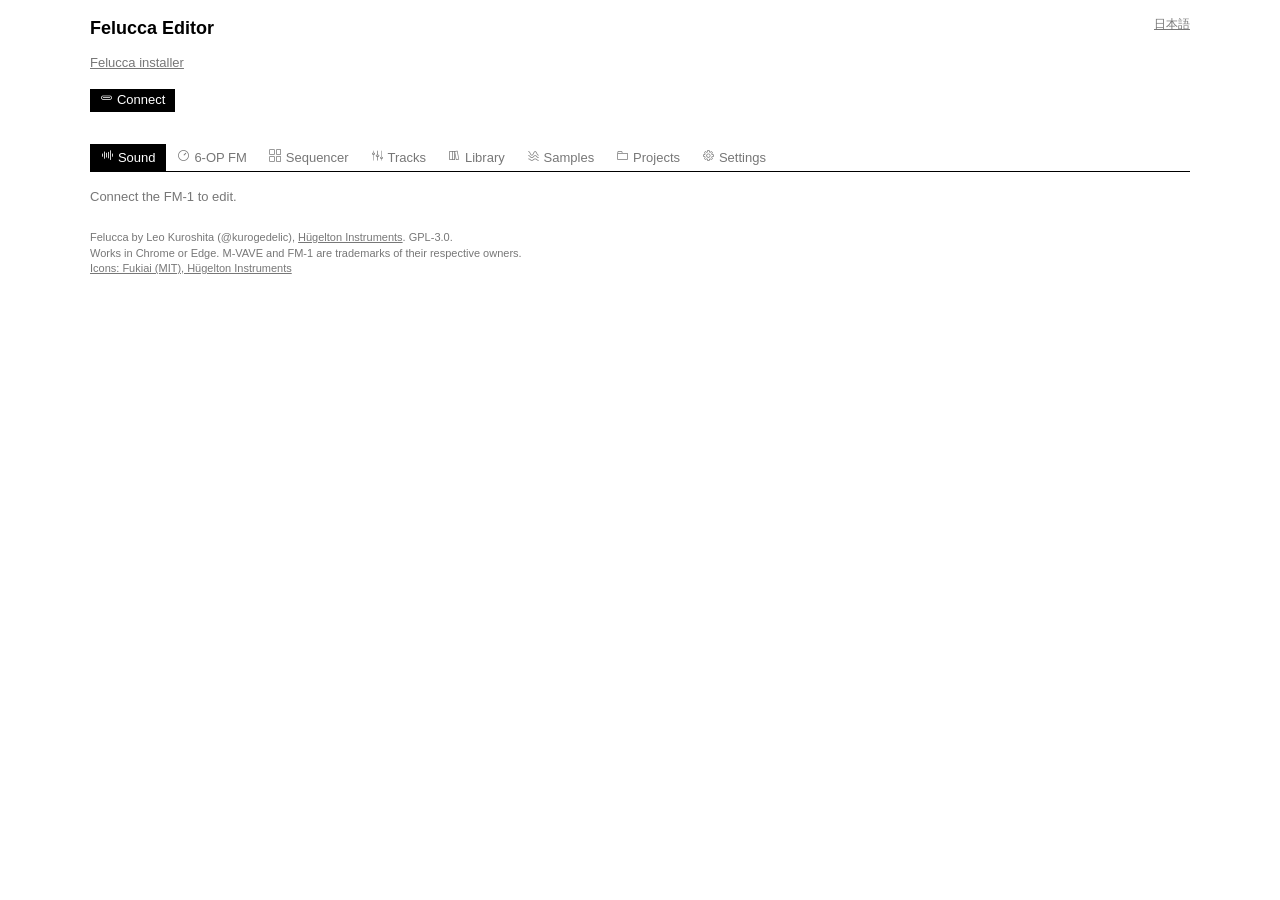
<file: web/editor.html>
<!doctype html>
<!-- SPDX-License-Identifier: GPL-3.0-only
     Copyright (C) 2026 Leo Kuroshita (@kurogedelic), Hügelton Instruments -->
<!-- Sample input recording and waveform trimming adapted from Andrea (@andreahaku), PR #29.
     Felucca web editor. One file, no libraries. Protocol: EDITOR_PROTOCOL.md.
     Add ?mock=1 to the URL to use a built-in simulated device. -->
<html lang="ja">
<head>
<meta charset="utf-8">
<meta name="viewport" content="width=device-width, initial-scale=1">
<title>Felucca Editor</title>
<style>
  /* Fukiai: Hügelton Instruments' icon font (MIT, FUKIAI-LICENSE.txt). Icons are text in .ic spans;
     they stay hidden until the face has loaded (html.fk), so a missing font never shows boxes. */
  @font-face { font-family: "Fukiai"; src: url("fukiai.ttf") format("truetype"); font-display: block; unicode-range: U+EA00-EB09; }
  :root { --bg: #fff; --fg: #000; --dim: #777; --line: #ccc; }
  @media (prefers-color-scheme: dark) {
    :root:not([data-theme="light"]) { --bg: #000; --fg: #fff; --dim: #888; --line: #444; }
  }
  :root[data-theme="dark"] { --bg: #000; --fg: #fff; --dim: #888; --line: #444; }
  html { color-scheme: light dark; }
  body { margin: 0; background: var(--bg); color: var(--fg);
         font: 13px/1.4 -apple-system, BlinkMacSystemFont, "Helvetica Neue", Arial, sans-serif;
         font-variant-numeric: tabular-nums; }
  main { max-width: 1100px; margin: 0 auto; padding: 16px; }
  h1 { font-size: 18px; font-weight: 600; margin: 0 0 8px; }
  h2 { font-size: 13px; font-weight: 600; margin: 0 0 4px; padding-bottom: 2px; border-bottom: 1px solid var(--fg); }
  h3 { font-size: 11px; font-weight: 400; color: var(--dim); margin: 4px 0 0; }
  a { color: inherit; }
  .lang { float: right; font-size: 12px; color: var(--dim); text-decoration: underline; background: none; padding: 0; }
  button { font: inherit; background: var(--fg); color: var(--bg); border: 0; padding: 2px 10px; cursor: pointer; }
  button:disabled { opacity: .3; cursor: default; }
  button.lang { color: var(--dim); background: none; }
  select, input[type=text], input[type=number], input[type=search] {
    font: inherit; color: var(--fg); background: var(--bg); border: 1px solid var(--line); padding: 1px 3px; border-radius: 0; }
  input[type=range] { width: 100%; margin: 0; accent-color: var(--fg); }
  input[type=checkbox] { accent-color: var(--fg); margin: 0; }
  .bar { display: flex; flex-wrap: wrap; gap: 6px 12px; align-items: center; margin: 0 0 8px; }
  .dim { color: var(--dim); }
  #status { min-height: 1.4em; }
  section { margin: 12px 0; }
  .groups { columns: 250px; column-gap: 20px; }
  .group { break-inside: avoid; margin: 0 0 12px; }
  .row { display: grid; grid-template-columns: 46px 1fr 70px; gap: 6px; align-items: center; min-height: 22px; }
  .row .v { text-align: right; white-space: nowrap; }
  .row select { width: 100%; }
  .browser { display: flex; flex-wrap: wrap; gap: 12px; align-items: flex-start; }
  .browser select[size] { min-width: 150px; }
  .slots { display: grid; grid-template-columns: auto auto auto auto; gap: 3px 8px; align-items: center; justify-content: start; }
  table { border-collapse: collapse; }
  th { font-weight: 400; color: var(--dim); text-align: left; padding: 0 6px 2px 0; }
  td { padding: 1px 6px 1px 0; }
  td.i { color: var(--dim); text-align: right; }
  #steps input[type=text] { width: 120px; }
  #steps input[type=number] { width: 48px; }
  #steps .bad { outline: 1px solid var(--fg); text-decoration: underline wavy; }
  .fm6ops { overflow-x: auto; }
  .fm6ops td, .fm6ops th { padding: 0 2px; }
  input.fm6n { width: 3.2em; }
  #steps tr.off td { color: var(--dim); }
  .stepcols { columns: 470px; column-gap: 24px; }
  .stepcols table { break-inside: avoid; }
  @media (max-width: 600px) {
    .stepcols { columns: auto; overflow-x: auto; }
    #steps input[type=text] { width: 84px; }
    #steps input[type=number] { width: 42px; }
    #steps th, #steps td { padding-right: 3px; }
  }
  .smp { margin: 0 0 14px; padding: 6px 0 0; border-top: 1px solid var(--line); }
  .smp.over { outline: 1px solid var(--fg); outline-offset: 2px; }
  .smp .head { display: flex; flex-wrap: wrap; gap: 4px 12px; align-items: center; }
  .smp .head b { font-weight: 600; min-width: 40px; }
  .smp canvas.trim { width: 100%; height: 56px; display: block; touch-action: none; cursor: ew-resize; }
  .smp progress.rec { width: 120px; }
  .smp progress { width: 160px; height: 6px; accent-color: var(--fg); }
  .smp table { margin: 4px 0; }
  .smp input.name { width: 80px; text-transform: uppercase; }
  .smp input.root { width: 48px; }
  .smp .bad { text-decoration: underline wavy; }
  footer { margin-top: 24px; font-size: 11px; color: var(--dim); }
  .row.pushed .v { font-weight: 600; }
  .row.modrow { grid-template-columns: 16px 1fr 1fr 1fr 52px; }
  /* librarian: local library and the device's user bank side by side, stacked on a phone */
  .libcols { display: grid; grid-template-columns: repeat(auto-fit, minmax(min(100%, 340px), 1fr)); gap: 8px 24px; margin-top: 6px; }
  .libcols > div { min-width: 0; }
  .libcols .bar input[type=search] { flex: 1 1 120px; min-width: 0; }
  .list { height: 260px; overflow: auto; border: 1px solid var(--line); resize: vertical; }
  .list table { width: 100%; table-layout: fixed; }
  .list th { position: sticky; top: 0; background: var(--bg); padding: 1px 6px; }
  .list td { padding: 1px 6px; white-space: nowrap; overflow: hidden; text-overflow: ellipsis; }
  .list tr[data-id], .list tr[data-slot] { cursor: pointer; }
  .list tr.sel td { background: var(--fg); color: var(--bg); }
  .list tr.empty td { color: var(--dim); }
  .list tr.over td { outline: 1px dashed var(--fg); outline-offset: -1px; }
  .list.over { outline: 1px solid var(--fg); }
  .list .none { padding: 6px; color: var(--dim); }
  .list col.n { width: 40px; } .list col.e { width: 72px; } .list col.d { width: 78px; }
  .ic { font-family: "Fukiai"; font-style: normal; font-weight: 400; font-synthesis: none; line-height: 1; margin-right: .3em; }
  html:not(.fk) .ic { display: none; }
  /* wave choices: a page-drawn picker so the options can carry an icon (Chrome 135+); native menus get words only */
  @supports (appearance: base-select) {
    select.wave, select.wave::picker(select) { appearance: base-select; }
    select.wave { padding: 1px 3px; min-block-size: 0; border: 1px solid var(--line); border-radius: 0; background: var(--bg); color: var(--fg); }
    select.wave > button { font: inherit; background: none; color: inherit; padding: 0; text-align: start; }
    select.wave::picker(select) { border: 1px solid var(--line); background: var(--bg); color: var(--fg); padding: 0; }
    select.wave option { padding: 1px 6px; min-block-size: 0; }
    select.wave option:checked { font-weight: 600; }
    select.wave option:hover, select.wave option:focus-visible { background: var(--fg); color: var(--bg); }
    select.wave option::checkmark { display: none; }
  }
  /* tabs: a wrapping row of plain buttons, the open one inverted; header stays at the top on wide screens */
  .top { position: sticky; top: 0; z-index: 5; background: var(--bg); padding: 4px 0 0; }
  @media (max-width: 600px) { .top { position: static; } }
  .tabs { display: flex; flex-wrap: wrap; gap: 0; border-bottom: 1px solid var(--fg); margin: 6px 0 0; }
  .tabs button { background: none; color: var(--dim); padding: 4px 10px; border: 1px solid transparent; border-bottom: 0; white-space: nowrap; }
  .tabs button:hover { color: var(--fg); }
  .tabs button[aria-selected="true"] { background: var(--fg); color: var(--bg); }
  .trackbar { display: flex; flex-wrap: wrap; gap: 4px 8px; align-items: center; padding: 6px 0; border-bottom: 1px solid var(--line); }
  .seg { display: inline-flex; flex-wrap: wrap; }
  .seg button, button.tog { background: var(--bg); color: var(--fg); border: 1px solid var(--fg); padding: 1px 10px; }
  .seg button + button { border-left: 0; }
  .seg button[aria-pressed="true"], button.tog[aria-pressed="true"] { background: var(--fg); color: var(--bg); }
  .panel { margin: 12px 0; }
  .hint { margin: 16px 0; color: var(--dim); }
  /* sequencer: a step grid over the selected track (16 per row, 8 on a phone) */
  .grid { display: grid; grid-template-columns: repeat(16, minmax(0, 1fr)); gap: 2px; margin: 6px 0 12px; }
  @media (max-width: 600px) { .grid { grid-template-columns: repeat(8, minmax(0, 1fr)); } }
  .grid button { background: var(--bg); color: var(--fg); border: 1px solid var(--line); padding: 2px; min-width: 0; height: 52px;
                 display: flex; flex-direction: column; justify-content: flex-start; gap: 1px; text-align: left; overflow: hidden; font-size: 10px; line-height: 1.15; }
  .grid button .n { color: var(--dim); }
  .grid button .x { overflow: hidden; overflow-wrap: anywhere; flex: 1; }
  .grid button.on { background: var(--fg); color: var(--bg); border-color: var(--fg); }
  .grid button.on .n { color: inherit; opacity: .6; }
  .grid button.acc .x { font-weight: 700; }
  .grid button.tie { border-style: dashed; border-color: var(--fg); }
  .grid button.beat { border-left-color: var(--fg); }
  #steps tr.hl td { outline: 1px solid var(--fg); }
  /* mixer: four channel strips as on the device's TRACKS page */
  .mixer { display: grid; grid-template-columns: repeat(4, minmax(0, 1fr)); gap: 8px; max-width: 640px; margin: 6px 0; }
  .strip { border: 1px solid var(--line); padding: 6px 4px; display: flex; flex-direction: column; align-items: center; gap: 6px; min-width: 0; }
  .strip.sel { border-color: var(--fg); box-shadow: inset 0 0 0 1px var(--fg); }
  .strip .num { font-size: 18px; font-weight: 600; line-height: 1; }
  .strip .snd { font-size: 11px; line-height: 1.3; width: 100%; text-align: center; overflow-wrap: anywhere; min-height: 2.6em; }
  .strip .rec { font-size: 11px; color: var(--dim); }
  .strip .rec.on { color: var(--fg); font-weight: 600; }
  .strip .rec:not(.on) .ic { visibility: hidden; }
  .strip input.fader { writing-mode: vertical-lr; direction: rtl; width: 28px; height: 150px; }
  .strip .v { font-size: 11px; white-space: nowrap; }
  .strip .pan { width: 100%; }
  .strip.muted .fader, .strip.muted .lv { opacity: .35; }
  .strip button { width: 100%; padding: 1px 2px; white-space: nowrap; overflow: hidden; text-overflow: ellipsis; }
  .strip button.selb:disabled { opacity: 1; background: none; color: var(--dim); }
  #sysinfo th { padding-right: 16px; }
  [hidden] { display: none !important; }
</style>
</head>
<body>
<main>
  <button class="lang" id="lang"></button>
  <h1>Felucca Editor</h1>
  <p class="dim"><a href="../installer/" style="color:inherit" data-t="installer"></a></p>
  <!-- always visible: connection, version, sync mode, the tabs and (Sound / Sequencer / Tracks) the track selector -->
  <header class="top">
    <div class="bar">
      <button id="connect" data-t="connect" data-ic="port_usb_c"></button>
      <span id="version" class="dim"></span>
      <span id="live" class="dim"></span>
      <span id="mock" class="dim" hidden data-t="mock"></span>
    </div>
    <div id="status"></div>
    <nav class="tabs" id="tabs" role="tablist">
      <button role="tab" data-tab="sound" data-t="sound" data-ic="symbol_audio"></button>
      <button role="tab" data-tab="fm6" data-t="tabFm6" data-ic="ui_knob"></button>
      <button role="tab" data-tab="sequencer" data-t="tabSeq" data-ic="symbol_grid"></button>
      <button role="tab" data-tab="tracks" data-t="tabTracks" data-ic="ui_slider_vertical"></button>
      <button role="tab" data-tab="library" data-t="library" data-ic="symbol_books"></button>
      <button role="tab" data-tab="samples" data-t="samples" data-ic="symbol_waves"></button>
      <button role="tab" data-tab="projects" data-t="projects" data-ic="symbol_folder"></button>
      <button role="tab" data-tab="settings" data-t="tabSettings" data-ic="symbol_cog"></button>
    </nav>
    <div class="trackbar" id="trackbar" hidden><span class="dim" data-t="track"></span><span class="seg" id="trackbtns" role="group"></span></div>
  </header>
  <p class="hint" id="hint" hidden></p>

  <section class="panel" id="p-sound" data-tab="sound" data-dev hidden>
    <div class="browser" id="browser">
      <label><span data-t="engine"></span><br><select id="engine"></select></label>
      <label><span data-t="presets"></span><br><select id="preset" size="8"></select></label>
      <div>
        <p class="bar"><button id="init" data-t="initSound"></button>
          <button id="factlib" data-t="factoryToLib" data-ic="symbol_folder"></button></p>
        <p class="bar"><button id="savefile" data-t="saveFile" data-ic="symbol_download"></button>
          <button id="loadfile" data-t="loadFile" data-ic="symbol_upload"></button>
          <input type="file" id="file" accept=".json,application/json" hidden></p>
      </div>
    </div>
    <p class="dim" id="ctlhelp" data-t="ctlHelp"></p>
    <div class="groups" id="groups"></div>
  </section>

  <section class="panel" id="p-fm6" data-tab="fm6" data-dev hidden>
    <p class="dim" data-t="fm6Help"></p>
    <div class="group">
      <h2 data-t="fm6Source" data-ic="symbol_folder"></h2>
      <p class="bar"><label><span data-t="track"></span> <select id="fm6trk"></select></label>
        <button id="fm6read" data-t="fm6ReadBtn"></button> <button id="fm6send" data-t="fm6SendBtn"></button>
        <label><input type="checkbox" id="fm6live"> <span data-t="fm6Live"></span></label></p>
      <p class="bar"><button id="fm6import" data-t="fm6Import" data-ic="symbol_upload"></button>
        <input type="file" id="fm6file" accept=".syx,.SYX,.bin,application/octet-stream" hidden>
        <button id="fm6export" data-t="fm6Export" data-ic="symbol_download"></button>
        <button id="fm6init" data-t="fm6Init"></button></p>
      <div id="fm6imported"></div>
      <p class="bar"><label><span data-t="fm6Factories"></span> <select id="fm6slot"></select></label>
        <button id="fm6load" data-t="load"></button></p>
      <p class="dim" id="fm6keep" data-t="fm6Keep"></p>
    </div>
    <div class="group">
      <h2 data-t="fm6Voice" data-ic="ui_knob"></h2>
      <div id="fm6voice"></div>
    </div>
    <div class="group">
      <h2 data-t="fm6Ops" data-ic="function_env_adsr_exp"></h2>
      <div id="fm6ops"></div>
    </div>
  </section>

  <section class="panel" id="p-sequencer" data-tab="sequencer" data-dev hidden>
    <div class="groups" id="seqgroups"></div>
    <div id="steps">
      <h2 data-t="steps" data-ic="note_eight"></h2>
      <p class="bar"><button id="reloadsteps" data-t="reload" data-ic="control_arrow_loop"></button>
        <button id="clearseq" data-t="clearSeq" data-ic="symbol_trash"></button>
        <span class="dim" id="noteshelp"></span></p>
      <div class="grid" id="stepgrid"></div>
      <div class="stepcols" id="steptables"></div>
    </div>
    <div id="motion-panel" hidden style="margin-top:16px">
      <h2 data-t="motion"></h2>
      <p class="bar"><label><input id="motion-on" type="checkbox"> <span data-t="motionOn"></span></label>
        <button id="motion-clear" data-t="motionClear"></button><span id="motion-count" class="dim"></span></p>
      <table id="motion-rows"></table>
    </div>
  </section>

  <section class="panel" id="p-tracks" data-tab="tracks" data-dev hidden>
    <h2 data-t="mixer" data-ic="ui_slider_vertical"></h2>
    <div class="mixer" id="mixer"></div>
    <p class="dim" data-t="mixHelp"></p>
  </section>

  <!-- works without a device too (the device bank shows while connected) -->
  <section class="panel" id="p-library" data-tab="library" hidden>
    <div class="group" id="device-presets" hidden>
      <h2 data-t="devicePresets"></h2>
      <p class="dim" data-t="deviceFavHelp"></p>
      <label><span data-t="deviceList"></span> <select id="device-filter"></select></label>
      <div class="list" id="device-preset-list" style="margin-top:8px"></div>
    </div>
    <div class="libcols" id="libsec">
      <div id="libpane">
        <h2 data-t="library" data-ic="symbol_books"></h2>
        <div class="bar">
          <input type="search" id="libq" spellcheck="false">
          <select id="libeng"></select>
          <select id="libtag"></select>
          <select id="libsort"></select>
        </div>
        <div class="list" id="liblist"></div>
        <p class="bar" style="margin-top:6px">
          <button id="libaud" data-t="audition" data-ic="symbol_audio"></button>
          <button id="libput" data-t="toSlot" data-ic="symbol_upload"></button>
          <button id="libren" data-t="rename"></button>
          <button id="libtags" data-t="tags"></button>
          <button id="libdup" data-t="duplicate"></button>
          <button id="libdel" data-t="delete" data-ic="symbol_trash"></button>
          <button id="libexp1" data-t="exportPatch" data-ic="symbol_download"></button>
        </p>
        <p class="bar">
          <button id="libsave" data-t="saveToLib" data-ic="port_disk"></button>
          <button id="libimport" data-t="import" data-ic="symbol_upload"></button>
          <button id="libexport" data-t="exportLib" data-ic="symbol_download"></button>
          <input type="file" id="libfile" accept=".json,application/json" multiple hidden>
          <span class="dim" id="libcount"></span>
        </p>
      </div>
      <div>
        <h2 data-t="bank" data-ic="port_disk"></h2>
        <p class="dim" id="bankhint"></p>
        <div id="bankpane" hidden>
          <div class="bar"><b id="bankhead"></b></div>
          <div class="list" id="banklist"></div>
          <p class="bar" style="margin-top:6px">
            <button id="bkload" data-t="bankLoad" data-ic="symbol_folder_open"></button>
            <button id="bkstore" data-t="bankStore" data-ic="port_disk"></button>
            <button id="bkget" data-t="bankGet" data-ic="symbol_download"></button>
            <button id="bkerase" data-t="erase" data-ic="symbol_trash"></button>
          </p>
          <p class="bar">
            <button id="bkrefresh" data-t="reload" data-ic="control_arrow_loop"></button>
            <button id="bkexport" data-t="exportBank" data-ic="symbol_download"></button>
            <span class="dim" data-t="dndHelp"></span>
          </p>
        </div>
      </div>
    </div>
  </section>

  <section class="panel" id="p-samples" data-tab="samples" data-dev hidden>
    <h2 data-t="samples" data-ic="symbol_waves"></h2>
    <p class="dim" data-t="smpHelp"></p>
    <div id="smpslots"></div>
  </section>

  <section class="panel" id="p-projects" data-tab="projects" data-dev hidden>
    <h2 data-t="projects" data-ic="symbol_folder"></h2>
    <p class="dim" data-t="projHelp"></p>
    <div class="slots" id="slots"></div>
    <div id="backup-panel" style="margin-top:16px">
      <h2 data-t="backupTitle"></h2>
      <p class="bar"><button id="backup-export" data-t="backupExport"></button>
        <button id="backup-import" data-t="backupImport"></button><input id="backup-file" type="file" accept=".json,application/json" hidden></p>
      <p class="dim" id="backup-help"></p>
    </div>
    <div class="group" id="songchain" hidden style="margin-top:16px">
      <h2 data-t="songTitle"></h2>
      <p class="dim" data-t="songHelp"></p>
      <p class="bar"><button id="songplay"></button><button id="songadd" data-t="songAdd"></button>
        <button id="songremove" data-t="songRemove"></button><span id="songstatus" aria-live="polite"></span></p>
      <div id="songrows"></div>
    </div>
  </section>

  <section class="panel" id="p-settings" data-tab="settings" data-dev hidden>
    <div class="groups" id="setgroups"></div>
    <div class="group" id="device-display" hidden style="margin-top:12px">
      <h2 data-t="deviceDisplay"></h2>
      <p class="dim" data-t="deviceDisplayHelp"></p>
      <div id="device-display-controls"></div>
    </div>
    <div class="group" style="margin-top:12px">
      <h2 data-t="system" data-ic="symbol_cog"></h2>
      <table id="sysinfo"></table>
    </div>
  </section>

  <footer>Felucca by Leo Kuroshita (@kurogedelic), <a href="https://hugelton.com" target="_blank" rel="noopener">Hügelton Instruments</a>. GPL-3.0.<br>
    <span data-t="foot"></span> M-VAVE and FM-1 are trademarks of their respective owners.<br>
    <a href="FUKIAI-LICENSE.txt" data-t="iconsCredit"></a></footer>
</main>
<script>
"use strict";
/*PROTO-BEGIN*/
/* ---------------------------------------------------------------- protocol --- */
const HDR = [0x7D, 0x46, 0x4C];
const CMD = { INFO: 1, GET: 2, SET: 3, DUMP: 4, DESC: 5, STEP_GET: 6, STEP_SET: 7, PRESET: 8, PROJECT: 9, NAMES: 10,
  SMP_BEGIN: 11, SMP_WRITE: 12, SMP_END: 13, SMP_ERASE: 14, SMP_INFO: 15,
  UP_LIST: 16, UP_GET: 17, UP_PUT: 18, UP_STORE: 19, UP_LOAD: 20, UP_ERASE: 21,
  WATCH: 22, CHANGED: 23, RELOAD: 24, PING: 25, STEP_CHANGED: 26,
  TRACK: 27, TRACK_MIX: 28, TRACK_DUMP: 29, TRACK_STEP: 30,
  TRACK_PARAM: 31, TRACK_CHANGED: 32, SONG: 33,
  UI_STATE: 34, UI_SET: 35, UI_PALETTES: 36, FAV_GET: 37, FAV_SET: 38,
  MOTION: 64, BACKUP_LIST: 65, BACKUP_GET: 66, BACKUP_PUT: 67,
  FM6_GET: 68, FM6_PUT: 69, FM6_LIST: 70, FM6_ERASE: 71 };
/* frames the device sends on its own (while WATCH is on); never replies */
const PUSH = new Set([CMD.CHANGED, CMD.RELOAD, CMD.STEP_CHANGED, CMD.TRACK_CHANGED]);
/* user preset bank: name 1..12 printable ASCII, a 16-step pattern of (note, flags 1 acc 2 slide 4 tie) */
const UP = { NAME_MAX: 12, PAT: 16, LIST_MAX: 16 };
const F = { INT: 0, PCT: 1, BIPCT: 2, TIME: 3, LFOHZ: 4, CUTOFF: 5, DB: 6, SEMI: 7, ENUM: 8, BPM: 9, NOTE: 10, ONOFF: 11, OCT: 12, STEPS: 13 };

const v14enc = (v) => { const u = Math.max(-8192, Math.min(8191, Math.round(v))) + 8192; return [u & 0x7F, (u >> 7) & 0x7F]; };
const v14dec = (lo, hi) => (lo | (hi << 7)) - 8192;
function strEnc(s) { const a = []; for (const c of String(s)) a.push(c.charCodeAt(0) & 0x7F); a.push(0); return a; }

/* only ever builds F0 7D 46 4C ... F7 */
function frame(cmd, args = []) {
  for (const b of args) if (!(Number.isInteger(b) && b >= 0 && b <= 0x7F)) throw new Error("bad data byte " + b);
  return [0xF0, ...HDR, cmd & 0x7F, ...args, 0xF7];
}
/* -> {cmd, a} or null when it is not an editor frame */
function unframe(d) {
  if (!d || d.length < 6 || d[0] !== 0xF0 || d[d.length - 1] !== 0xF7) return null;
  if (d[1] !== HDR[0] || d[2] !== HDR[1] || d[3] !== HDR[2]) return null;
  return { cmd: d[4], a: Array.from(d.slice(5, d.length - 1)) };
}

/* the DRUM grid (firmware v5): a step's lane hits and their accents, bit l = lane l. Each lane plays its GM note
   (eng_drum.c DRUM_LANE_NOTE) on any engine; LANE_OF: the lane a GM note 35..81 strikes (drum_lane; others fold
   to their octave of 36..47) */
const LANES = ["KICK", "SNARE", "CLAP", "HATCL", "HATOP", "TOM", "RIM", "BELL"];
const LANE_NOTE = [36, 38, 39, 42, 46, 45, 37, 56];
const LANE_OF = "00612153535455757773777675555555773366336665577";
const LANE_ALIAS = { CONGA: 5, CLAVE: 6, CYM: 7, BD: 0, SD: 1, CP: 2, CH: 3, OH: 4 };
const drumLane = (n) => +LANE_OF[(n >= 35 && n <= 81 ? n : 36 + ((n + 120 - 36) % 12)) - 35];
/* the lanes a step strikes (its hits, its notes on their lanes) and which are accented (step_lanes / step_accents) */
const stepLanes = (s) => (s.time !== 0 ? 0 : s.notes.slice(0, s.n).reduce((m, n) => m | (1 << drumLane(n)), s.hit | 0));
const stepAccents = (s) => (s.flags & 1 ? stepLanes(s) : (s.acc | 0) & stepLanes(s));
/* hits as text, an accent marked ">" ("KICK >SNARE HATCL"), and back: null when a word is not a lane */
const hitsText = (hit, acc) => LANES.map((nm, l) => (hit >> l & 1 ? (acc >> l & 1 ? ">" : "") + nm : "")).filter(Boolean).join(" ");
function parseHits(text) {
  let hit = 0, acc = 0;
  for (const w of String(text).toUpperCase().split(/[\s,]+/).filter(Boolean)) {
    const a = w.startsWith(">"), nm = a ? w.slice(1) : w, l = LANES.includes(nm) ? LANES.indexOf(nm) : LANE_ALIAS[nm];
    if (l == null) return null;
    hit |= 1 << l;
    if (a) acc |= 1 << l;
  }
  return { hit, acc };
}
/* the 3 bytes after a step (v5): hit & 127, acc & 127, bit 7 of each; an older firmware's step has none (0) */
const hitsEnc = (hit, acc) => [hit & 0x7F, acc & 0x7F, (hit >> 7 & 1) | (acc >> 7 & 1) << 1];
function readHits(r, o) {
  o.hit = 0; o.acc = 0;
  if (r.i + 3 <= r.a.length) { const h = r.b(), c = r.b(), x = r.b(); o.hit = h | (x & 1) << 7; o.acc = (c | (x & 2) << 6) & o.hit; }
  o.chance = r.i < r.a.length ? r.b() : 100;
  if (o.chance > 100) throw new Error("Invalid step chance");
  o.ratchet = r.i < r.a.length ? r.b() : 1;       /* RATCH (INFO 52 01): the step's hits 1..4; older firmware: 1 */
  if (o.ratchet < 1 || o.ratchet > 4) throw new Error("Invalid step ratchet");
  return o;
}

class Reader {
  constructor(a) { this.a = a; this.i = 0; }
  b() { if (this.i >= this.a.length) throw new Error("short reply"); return this.a[this.i++]; }
  v() { const lo = this.b(); return v14dec(lo, this.b()); }
  s() { let s = ""; for (;;) { const c = this.b(); if (!c) return s; s += String.fromCharCode(c); } }
}

const parse = {
  [CMD.INFO](a) {
    const r = new Reader(a);
    const o = { version: r.s(), nengines: r.b(), pcount: r.b(), gcount: r.b(), nstep: r.b(), pe0: r.b(), engines: [] };
    for (let i = 0; i < o.nengines; i++) o.engines.push(r.s());
    o.chainRows = 0;
    o.ntrk = r.i < a.length ? r.b() : 0;             /* v3: tracks (0 = older firmware, one instrument) */
    o.uiCaps = 0;
    const trailer = a.slice(r.i);
    if (trailer[0] === 16) o.chainRows = 16;       /* existing v6 SONG capability */
    if (trailer.length >= 4 && trailer[0] === 16 && trailer[1] === 0x55 && trailer[2] === 1)
      o.uiCaps = trailer[3] & 15;                 /* tagged preferences; never interpret old PR bytes as SONG */
    o.motionMax = 0; o.chance = false; o.backupCaps = 0;
    if (o.uiCaps && trailer[4] === 0x4d && trailer[5] === 1 && trailer[6] === 64) {
      o.motionMax = 64; o.chance = trailer[7] === 1;
      if (trailer[8] === 0x42 && trailer[9] === 1) o.backupCaps = trailer[10] & 3;
    }
    o.fm6 = null;                                 /* FM6 patches (cmds 68..71): the factory and bank slot counts */
    o.syncCaps = 0;                               /* live sync: bit 0 WATCH while on keeps pending pushes, bit 1 no RELOAD */
    o.ratchet = 0;                                /* a step's ratchet (STEP_SET's byte after the chance), 0 = none */
    for (const p of [8, 11]) if (o.motionMax && trailer[p] === 0x46 && trailer[p + 1] === 1) {   /* for the editor's */
      o.fm6 = { factory: trailer[p + 2], bank: trailer[p + 3], caps: 0 };                         /* PRESET / G_ENGSEL */
      if (trailer[p + 4] === 0x53 && trailer[p + 5] === 1) o.syncCaps = trailer[p + 6] & 3;
      /* FM6 v2 (1.0.3): bit 0 no bank (SLOT F1..F8, 8 = OWN), bit 1 the user presets carry their patch (target 3) */
      if (trailer[p + 7] === 0x50 && trailer[p + 8] === 1) o.fm6.caps = trailer[p + 9] & 3;
      let r = trailer[p + 7] === 0x50 ? p + 10 : p + 7;                                   /* RATCH after FM6 v2 */
      if (trailer[r] === 0x4E && trailer[r + 1] === 1) r += 3;                            /* and the MENU settings (1.0.4) */
      if (o.syncCaps && trailer[r] === 0x52 && trailer[r + 1] === 1) o.ratchet = trailer[r + 2];   /* RATCH: max hits */
    }
    return o;
  },
  [CMD.UI_STATE](a) {
    const r = new Reader(a), o = { caps: r.b(), palette: r.b(), font: r.b(), monitor: r.b(), filter: r.b() };
    const u28 = () => r.b() | r.b() << 7 | r.b() << 14 | r.b() << 21;
    o.favoriteSig = u28(); o.bankSig = u28(); return o;
  },
  [CMD.UI_SET](a) { const r = new Reader(a); return { rc: r.b(), id: r.b(), value: r.b(), ...parse[CMD.UI_STATE](a.slice(3)) }; },
  [CMD.UI_PALETTES](a) { const r = new Reader(a), n = r.b(); return Array.from({ length: n }, () => r.s()); },
  [CMD.FAV_GET](a) {
    const r = new Reader(a), rc = r.b(); if (rc) return { rc };
    const o = { rc, engine: r.b(), start: r.v(), count: r.b() };
    o.values = Array.from({ length: o.count }, () => !!r.b()); return o;
  },
  [CMD.FAV_SET](a) {
    const r = new Reader(a), rc = r.b();
    return rc === 0 || rc === 3 || rc === 4 ? { rc, engine: r.b(), preset: r.v(), on: !!r.b() } : { rc };
  },
  [CMD.GET](a) { const r = new Reader(a); return { scope: r.b(), id: r.b(), value: r.v() }; },
  [CMD.SET](a) { return parse[CMD.GET](a); },
  /* needs the counts from INFO */
  [CMD.DUMP](a, info) {
    const r = new Reader(a);
    const o = { engine: r.b(), preset: r.b(), p: [], g: [] };
    for (let i = 0; i < info.pcount; i++) o.p.push(r.v());
    for (let i = 0; i < info.gcount; i++) o.g.push(r.v());
    return o;
  },
  [CMD.DESC](a) {
    const r = new Reader(a);
    const o = { scope: r.b(), id: r.b(), fmt: r.b(), min: r.v(), max: r.v(), def: r.v(), label: r.s(), unit: r.s(), names: [] };
    if (o.fmt === F.ENUM) for (let i = 0; i <= o.max - o.min && i < 24; i++) o.names.push(r.s());
    return o;
  },
  [CMD.STEP_GET](a) {
    const r = new Reader(a);
    const o = { index: r.b(), n: r.b(), notes: [r.b(), r.b(), r.b(), r.b()], time: r.b(), flags: r.b(), vel: r.b() };
    return readHits(r, o);
  },
  [CMD.STEP_SET](a) { return parse[CMD.STEP_GET](a); },
  [CMD.PRESET](a) { const r = new Reader(a); return { engine: r.b(), preset: r.b() }; },
  [CMD.PROJECT](a) { const r = new Reader(a); return { op: r.b(), slot: r.b(), used: r.b() }; },
  [CMD.SONG](a) {
    const r = new Reader(a);
    const o = { op: r.b(), rc: r.b(), count: r.b(), playing: r.b(), row: r.b(), remaining: r.b(), rows: [] };
    for (let i = 0; i < o.count; i++) o.rows.push({ slot: r.b(), repeat: r.b() });
    return o;
  },
  [CMD.MOTION](a) {
    const r = new Reader(a), o = { track: r.b(), rc: r.b(), on: !!r.b(), count: r.b(), max: r.b(), events: [] };
    if (o.count > o.max || o.max !== 64 || a.length !== 5 + o.count * 4) throw new Error("Invalid motion reply");
    for (let i = 0; i < o.count; i++) o.events.push({ step: r.b(), param: r.b(), value: r.v() });
    return o;
  },
  [CMD.NAMES](a) {
    const r = new Reader(a);
    const o = { engine: r.b(), names: [] };
    const n = r.b();
    for (let i = 0; i < n; i++) o.names.push(r.s());
    o.titles = [];
    try { o.titles.push(r.s(), r.s()); } catch (e) { o.titles = []; }   /* older firmware: no page titles */
    return o;
  },
  [CMD.SMP_BEGIN](a) { const r = new Reader(a); return { slot: r.b(), rc: r.b() }; },
  [CMD.SMP_WRITE](a) { const r = new Reader(a); return { slot: r.b(), offset: r.b() | (r.b() << 7) | (r.b() << 14), rc: r.b() }; },
  [CMD.SMP_END](a) { return parse[CMD.SMP_BEGIN](a); },
  [CMD.SMP_ERASE](a) { return parse[CMD.SMP_BEGIN](a); },
  [CMD.SMP_INFO](a) {
    const r = new Reader(a);
    const o = { nslots: r.b(), slotKiB: r.b(), slots: [] };
    for (let i = 0; i < o.nslots; i++) o.slots.push({ zones: r.b(), name: r.s(), kib: r.b() });
    return o;
  },
  [CMD.UP_LIST](a) {
    const r = new Reader(a);
    const o = { start: r.b(), count: r.b(), total: r.b(), slots: [] };
    for (let i = 0; i < o.count; i++) o.slots.push({ slot: o.start + i, used: r.b(), engine: r.b(), name: r.s() });
    return o;
  },
  /* needs P_COUNT from INFO */
  [CMD.UP_GET](a, info) {
    const r = new Reader(a);
    const o = { slot: r.b(), used: r.b(), engine: r.b(), name: r.s(), p: [], pattern: [] };
    for (let i = 0; i < info.pcount; i++) o.p.push(r.v());
    for (let i = 0; i < UP.PAT; i++) o.pattern.push([r.b(), r.b()]);
    o.grid = null;                                   /* v5: kind 1 = a drum grid (the pairs its low 7 bits), 16 x hi */
    if (r.i < a.length && r.b() === 1 && r.i + UP.PAT <= a.length) {
      o.grid = o.pattern.map(([h, c]) => { const x = r.b(), hit = h | (x & 1) << 7; return [hit, (c | (x & 2) << 6) & hit]; });
      o.pattern = null;
    }
    return o;
  },
  [CMD.UP_PUT](a) { return parse[CMD.SMP_BEGIN](a); },
  [CMD.UP_STORE](a) { return parse[CMD.SMP_BEGIN](a); },
  [CMD.UP_LOAD](a) { return parse[CMD.SMP_BEGIN](a); },
  [CMD.UP_ERASE](a) { return parse[CMD.SMP_BEGIN](a); },
  [CMD.WATCH](a) { return { on: new Reader(a).b() }; },
  [CMD.CHANGED](a) { return parse[CMD.GET](a); },
  [CMD.RELOAD](a) { const r = new Reader(a); return { engine: r.b(), preset: r.b(), track: r.i < a.length ? r.b() : 0 }; },
  [CMD.PING](a) { return {}; },
  [CMD.STEP_CHANGED](a) { const r = new Reader(a); return { index: r.b(), track: r.i < a.length ? r.b() : 0 }; },
  /* v3: tracks (1.0: four synth parts; earlier firmware: track 4 the drum part, engine byte NENGINES) */
  [CMD.TRACK](a) {
    const r = new Reader(a);
    const o = { sel: r.b(), ntrk: r.b(), tracks: [] };
    for (let i = 0; i < o.ntrk; i++) o.tracks.push({ engine: r.b(), preset: r.b(), level: r.v(), mute: r.b(), armed: r.b() });
    return o;
  },
  [CMD.TRACK_MIX](a) { const r = new Reader(a); return { track: r.b(), level: r.v(), mute: r.b() }; },
  [CMD.TRACK_DUMP](a, info) {
    const r = new Reader(a);
    const o = { track: r.b(), engine: r.b(), preset: r.b(), p: [] };
    for (let i = 0; i < info.pcount; i++) o.p.push(r.v());
    return o;
  },
  [CMD.TRACK_STEP](a) {
    const r = new Reader(a);
    return readHits(r, { track: r.b(), index: r.b(), n: r.b(), notes: [r.b(), r.b(), r.b(), r.b()], time: r.b(), flags: r.b(), vel: r.b() });
  },
  /* v4: a parameter of any track (the selection stays), and its push for a track that is not selected */
  [CMD.TRACK_PARAM](a) { const r = new Reader(a); return { track: r.b(), id: r.b(), value: r.v() }; },
  [CMD.TRACK_CHANGED](a) { return parse[CMD.TRACK_PARAM](a); },
  /* FM6 patches: target 0 a track, 1 the bank (retired in 1.0.3: rc 3), 2 a factory patch, 3 a user preset's patch
     (INFO fm6.caps bit 1); packed: the 128-byte record */
  [CMD.FM6_GET](a) { return { target: a[0], index: a[1], rc: a[2], packed: a[2] ? null : a.slice(3, 3 + 128) }; },
  [CMD.FM6_PUT](a) { return { target: a[0], index: a[1], rc: a[2] }; },
  [CMD.FM6_LIST](a) {
    const r = new Reader(a), o = { factory: r.b(), bank: r.b(), slots: [] };
    for (let i = 0; i < o.factory + o.bank; i++) { const used = r.b(); o.slots.push({ used: !!used, name: r.s() }); }
    return o;
  },
  [CMD.FM6_ERASE](a) { return { index: a[0], rc: a[1] }; },
};

/* a name the device accepts: printable ASCII, 1..12 characters */
function upName(s) { return String(s ?? "").replace(/[^\x20-\x7E]/g, "").trim().slice(0, UP.NAME_MAX) || "PATCH"; }

const req = {
  uiState: () => [CMD.UI_STATE, []],
  uiSet: (id, value) => [CMD.UI_SET, [id, value]],
  uiPalettes: () => [CMD.UI_PALETTES, []],
  favGet: (engine, start, count) => [CMD.FAV_GET, [engine, ...v14enc(start), count]],
  favSet: (engine, preset, on) => [CMD.FAV_SET, [engine, ...v14enc(preset), on ? 1 : 0]],
  info: () => [CMD.INFO, []],
  get: (scope, id) => [CMD.GET, [scope, id]],
  set: (scope, id, v) => [CMD.SET, [scope, id, ...v14enc(v)]],
  dump: () => [CMD.DUMP, []],
  desc: (scope, id) => [CMD.DESC, [scope, id]],
  stepGet: (i) => [CMD.STEP_GET, [i]],
  stepSet: (i, st) => {
    const n = Math.max(0, Math.min(4, st.n | 0));
    const notes = [0, 1, 2, 3].map((k) => (st.notes[k] | 0) & 0x7F);
    return [CMD.STEP_SET, [i, n, ...notes, Math.max(0, Math.min(2, st.time | 0)), st.flags & 3, (st.vel | 0) & 0x7F,
      ...(st.hit == null && st.chance == null ? [] : hitsEnc(st.hit | 0, st.acc | 0)),
      ...(st.chance == null ? [] : [Math.max(0, Math.min(100, st.chance | 0))]),
      ...(st.chance == null || st.ratchet == null ? [] : [Math.max(1, Math.min(4, st.ratchet | 0))])]];   /* (only after the chance) */
  },
  preset: (e, p) => [CMD.PRESET, [e & 0x7F, p & 0x7F]],
  project: (op, slot) => { if (![0, 1, 2].includes(op)) throw new Error("bad PROJECT op"); return [CMD.PROJECT, [op, slot & 3]]; },   /* 0 load, 1 save, 2 query */
  song: (op = 0, rows = []) => {
    if (![0, 1, 2, 3].includes(op) || rows.length > 16 || rows.some((r) => !Number.isInteger(r.slot) || r.slot < 0 || r.slot > 3 || !Number.isInteger(r.repeat) || r.repeat < 1 || r.repeat > 16)) throw new Error("bad SONG rows");
    return [CMD.SONG, op === 1 ? [op, rows.length, ...rows.flatMap((r) => [r.slot, r.repeat])] : [op]];
  },
  motion: (track, op = 0, arg = {}) => {
    if (!Number.isInteger(track) || track < 0 || track > 3 || ![0, 1, 2, 3, 4].includes(op)) throw new Error("Invalid motion request");
    return [CMD.MOTION, [track, ...(op === 0 ? [] : op === 1 ? [op, arg.on ? 1 : 0] : op === 2 ? [op] :
      [op, arg.step & 63, arg.param & 127, ...(op === 3 ? v14enc(arg.value) : [])])]];
  },
  names: (e) => [CMD.NAMES, [e & 0x7F]],
  smpBegin: (s) => [CMD.SMP_BEGIN, [s & 0x7F]],
  smpWrite: (s, off, bytes) => [CMD.SMP_WRITE, [s & 0x7F, off & 0x7F, (off >> 7) & 0x7F, (off >> 14) & 0x7F, ...pack7(bytes)]],
  smpEnd: (s, hdr) => [CMD.SMP_END, [s & 0x7F, ...pack7(hdr)]],
  smpErase: (s) => [CMD.SMP_ERASE, [s & 0x7F]],
  smpInfo: () => [CMD.SMP_INFO, []],
  upList: (start, count) => [CMD.UP_LIST, [start & 0x7F, Math.max(1, Math.min(UP.LIST_MAX, count | 0))]],
  upGet: (s) => [CMD.UP_GET, [s & 0x7F]],
  /* patch: {engine, name, p: P_COUNT values, pattern: 16 x [note, flags] or grid: 16 x [hit, acc] (v5: kind 1)} */
  upPut: (s, pt) => [CMD.UP_PUT, [s & 0x7F, pt.engine & 0x7F, ...strEnc(upName(pt.name)), ...pt.p.flatMap((v) => v14enc(v ?? 0)),
    ...(pt.grid
      ? [...Array.from({ length: UP.PAT }, (_, i) => hitsEnc(...(pt.grid[i] || [0, 0])).slice(0, 2)).flat(), 1,
         ...Array.from({ length: UP.PAT }, (_, i) => hitsEnc(...(pt.grid[i] || [0, 0]))[2])]
      : Array.from({ length: UP.PAT }, (_, i) => { const x = (pt.pattern || [])[i] || [0, 0]; return [x[0] & 0x7F, x[1] & 7]; }).flat())]],
  upStore: (s, name) => [CMD.UP_STORE, [s & 0x7F, ...strEnc(name ? upName(name) : "")]],   /* "": the device names it ("ANALOG 07") */
  upLoad: (s) => [CMD.UP_LOAD, [s & 0x7F]],
  upErase: (s) => [CMD.UP_ERASE, [s & 0x7F]],
  /* on: 1 = pushes; 3 = also TRACK_CHANGED (v4 firmware answers 3, older firmware 1) */
  watch: (on) => [CMD.WATCH, [on === 3 ? 3 : on ? 1 : 0]],
  ping: () => [CMD.PING, []],
  /* v3: tracks 0..3 */
  track: (sel) => [CMD.TRACK, sel == null ? [] : [sel & 0x7F]],
  trackMix: (tr, level, mute) => [CMD.TRACK_MIX, level == null ? [tr & 0x7F] : [tr & 0x7F, ...v14enc(level), mute ? 1 : 0]],
  trackDump: (tr) => [CMD.TRACK_DUMP, [tr & 0x7F]],
  trackStep: (tr, i, st) => [CMD.TRACK_STEP, st ? [tr & 0x7F, ...req.stepSet(i, st)[1]] : [tr & 0x7F, i & 0x7F]],
  /* v4: get (v == null) or set parameter id (P_*) of track tr, clamped as SET */
  trackParam: (tr, id, v) => [CMD.TRACK_PARAM, v == null ? [tr & 0x7F, id & 0x7F] : [tr & 0x7F, id & 0x7F, ...v14enc(v)]],
  /* FM6 patches (firmware with info.fm6) */
  fm6Get: (target, i) => [CMD.FM6_GET, [target & 0x7F, i & 0x7F]],
  fm6Put: (target, i, packed) => [CMD.FM6_PUT, [target & 0x7F, i & 0x7F, ...packed.map((x) => x & 0x7F)]],
  fm6List: () => [CMD.FM6_LIST, []],
  fm6Erase: (i) => [CMD.FM6_ERASE, [i & 0x7F]],
};

/* which reply belongs to which request (the device echoes these) */
function replyMatches(cmd, args, a) {
  switch (cmd) {
    case CMD.MOTION: return a[0] === args[0];
    case CMD.BACKUP_GET: return a[0] === args[0] && a.slice(2, 7).every((v, i) => v === args[i + 1]);
    case CMD.BACKUP_PUT: return a[0] === args[0] && a[1] === args[1];
    case CMD.UI_SET: return a[1] === args[0] && a[2] === args[1];
    case CMD.FAV_GET: case CMD.FAV_SET:
      return ![0, 3, 4].includes(a[0]) || (a[1] === args[0] && a[2] === args[1] && a[3] === args[2] && a[4] === args[3]);
    case CMD.GET: case CMD.SET: case CMD.DESC: return a[0] === args[0] && a[1] === args[1];
    case CMD.STEP_GET: case CMD.STEP_SET: case CMD.NAMES:
    case CMD.SMP_BEGIN: case CMD.SMP_END: case CMD.SMP_ERASE: return a[0] === args[0];
    case CMD.SMP_WRITE: return a[0] === args[0] && a[1] === args[1] && a[2] === args[2] && a[3] === args[3];
    case CMD.SONG: return a[0] === args[0];
    case CMD.FM6_GET: case CMD.FM6_PUT: return a[0] === args[0] && a[1] === args[1];
    case CMD.FM6_ERASE: return a[0] === args[0];
    case CMD.PROJECT: return a[0] === args[0] && a[1] === args[1];
    case CMD.UP_LIST: case CMD.UP_GET: case CMD.UP_PUT: case CMD.UP_STORE: case CMD.UP_LOAD: case CMD.UP_ERASE:
    case CMD.TRACK_MIX: case CMD.TRACK_DUMP: return a[0] === args[0];
    case CMD.WATCH: return (a[0] & 1) === (args[0] & 1);   /* bit 1: v4 firmware only */
    case CMD.TRACK_STEP: case CMD.TRACK_PARAM: return a[0] === args[0] && a[1] === args[1];
    default: return true;
  }
}

/* strict request/response: one frame in flight, the rest queued. Push frames (CHANGED, RELOAD,
   STEP_CHANGED) can come at any time, also between a request and its reply: they go to onPush. */
class Link {
  constructor(send, opts = {}) {
    this.sendRaw = send;
    this.q = [];
    this.cur = null;
    this.closed = false;
    this.lastSent = 0;                              /* Date.now() of the last frame sent (WATCH keep-alive) */
    this.timeout = opts.timeout || 300;
    this.onUnknown = opts.onUnknown || (() => {});
    this.onTimeout = opts.onTimeout || (() => {});
    this.onPush = opts.onPush || (() => {});
    this.onGap = opts.onGap || (() => {});         /* (ms) nothing was sent for that long (WATCH may have ended) */
  }
  get idle() { return !this.cur && !this.q.length; }
  hasQueued(key) { return this.q.some((r) => r.key === key); }
  /* r = [cmd, args]; opt: {timeout, retries, key (coalesce queued requests: the latest args win), front,
     quiet (a timeout is expected: no onTimeout)} */
  request(r, opt = {}) {
    if (this.closed) return Promise.reject(new Error("closed"));
    const [cmd, args] = r;
    if (opt.key) {
      const old = this.q.find((x) => x.key === opt.key);
      if (old) { old.cmd = cmd; old.args = args; return old.promise; }
    }
    let res, rej;
    const promise = new Promise((a, b) => { res = a; rej = b; });
    const item = { cmd, args, key: opt.key, res, rej, promise, quiet: !!opt.quiet,
      timeout: opt.timeout || this.timeout, retries: opt.retries ?? 1 };
    if (opt.front) this.q.unshift(item); else this.q.push(item);
    this.pump();
    return promise;
  }
  pump() {
    if (this.cur || this.closed || !this.q.length) return;
    this.cur = this.q.shift();
    this.fire();
  }
  fire() {
    const c = this.cur;
    const now = Date.now();
    if (this.lastSent && now - this.lastSent > 2500) this.onGap(now - this.lastSent);
    this.lastSent = now;
    try { this.sendRaw(frame(c.cmd, c.args)); } catch (e) { this.finish(null, e); return; }
    c.timer = setTimeout(() => {
      if (this.cur !== c) return;
      if (c.retries-- > 0) { this.fire(); return; }
      if (!c.quiet) this.onTimeout(c.cmd);
      this.finish(null, new Error("timeout (cmd " + c.cmd + ")"));
    }, c.timeout);
  }
  finish(val, err) {
    const c = this.cur;
    if (!c) return;
    clearTimeout(c.timer);
    this.cur = null;
    if (err) c.rej(err); else c.res(val);
    this.pump();
  }
  /* raw incoming MIDI bytes */
  receive(data) {
    const f = unframe(data);
    if (!f) return;                                  /* not ours (notes, clock, other SysEx) */
    if (PUSH.has(f.cmd)) { this.onPush(f); return; }
    const c = this.cur;
    if (!c || f.cmd !== c.cmd || !replyMatches(c.cmd, c.args, f.a)) { this.onUnknown(f); return; }
    this.finish(f.a);
  }
  close() {
    this.closed = true;
    const all = (this.cur ? [this.cur] : []).concat(this.q);
    if (this.cur) clearTimeout(this.cur.timer);
    this.cur = null;
    this.q = [];
    for (const r of all) r.rej(new Error("closed"));
  }
}

/* ------------------------------------------------------------- formatting --- */
const NOTE_NAMES = ["C", "C#", "D", "D#", "E", "F", "F#", "G", "G#", "A", "A#", "B"];
const noteName = (n) => NOTE_NAMES[n % 12] + (Math.floor(n / 12) - 1);   /* 60 = C4 */
/* a note token: a number or a note name (C4, F#3, Bb2) */
function parseNote(tok) {
  if (/^\d+$/.test(tok)) { const n = +tok; return n <= 127 ? n : null; }
  const m = /^([A-Ga-g])([#b]?)(-?\d)$/.exec(tok);
  if (!m) return null;
  const base = { C: 0, D: 2, E: 4, F: 5, G: 7, A: 9, B: 11 }[m[1].toUpperCase()];
  const n = base + (m[2] === "#" ? 1 : m[2] === "b" ? -1 : 0) + (parseInt(m[3], 10) + 1) * 12;
  return n >= 0 && n <= 127 ? n : null;
}
/* "C4 E4 G4" -> [60, 64, 67]; null on a bad token or more than 4 notes */
function parseNotes(s) {
  const t = s.trim().split(/[\s,]+/).filter(Boolean);
  if (t.length > 4) return null;
  const out = t.map(parseNote);
  return out.includes(null) ? null : out;
}

/* close to the device's param_format (params.c), tables from tools/gen_tables.py */
function fmtValue(d, v) {
  const sign = (x) => (x > 0 ? "+" + x : String(x));
  switch (d.fmt) {
    case F.PCT: return [String(d.max === 100 ? v : Math.trunc((v * 100 + 63) / 127)), "%"];   /* 0..100 (SWG): the value */
    case F.BIPCT: return [sign(Math.trunc(v * 100 / (v > 0 ? 63 : 64))), "%"];   /* (1.5.5: +100 at the top, as the device) */
    case F.TIME: {
      const ms10 = Math.round(10 * Math.pow(10000, (v & 127) / 127));
      if (ms10 < 100) return [(ms10 / 10).toFixed(1), "ms"];
      if (ms10 < 10000) return [String(Math.round(ms10 / 10)), "ms"];
      return [(ms10 / 10000).toFixed(2), "s"];
    }
    case F.LFOHZ: { const h = 0.05 * Math.pow(800, (v & 127) / 127); return [h < 10 ? h.toFixed(2) : h.toFixed(1), "Hz"]; }
    case F.CUTOFF: { const h = 30 * Math.pow(16000 / 30, (v & 127) / 127); return h < 1000 ? [String(Math.round(h)), "Hz"] : [(h / 1000).toFixed(1), "kHz"]; }
    case F.DB: return v <= 0 ? ["OFF", ""] : [((v - 112) / 2).toFixed(1), "dB"];
    case F.SEMI: return [sign(v), "st"];
    case F.ENUM: return [d.names[v - d.min] ?? String(v), d.unit || ""];
    case F.BPM: return [String(v), "BPM"];
    case F.NOTE: return [NOTE_NAMES[((v % 12) + 12) % 12], ""];
    case F.ONOFF: return [v ? "ON" : "OFF", ""];
    case F.STEPS: return [String(v), "STEP"];
    default: return [String(v), d.unit || ""];
  }
}

/* ---------------------------------------------------------- user samples --- */
/* A port of tools/sampleio.py (read_any_wav, resample, to_int16, ima_encode, user_slot),
   byte for byte: web/test_web.mjs compares them. */
const SMP = { SLOT_SIZE: 0x14000, DATA_OFF: 512, RATE: 22050, HDR_LEN: 32 + 16 * 28, MAX_ZONES: 16 };
SMP.MAX_DATA = SMP.SLOT_SIZE - SMP.DATA_OFF;

/* groups of up to 7 bytes, each preceded by their top bits */
function pack7(b) {
  const out = [];
  for (let i = 0; i < b.length; i += 7) {
    const g = Array.from(b.slice(i, i + 7));
    out.push(g.reduce((m, x, j) => m | (((x >> 7) & 1) << j), 0));
    for (const x of g) out.push(x & 0x7F);
  }
  return out;
}
function unpack7(a) {
  const out = [];
  for (let i = 0; i < a.length; i += 8) {
    const top = a[i];
    for (let j = 0; j < 7 && i + 1 + j < a.length; j++) out.push(a[i + 1 + j] | (((top >> j) & 1) << 7));
  }
  return Uint8Array.from(out);
}

const CRC_TABLE = (() => {
  const t = new Uint32Array(256);
  for (let n = 0; n < 256; n++) { let c = n; for (let k = 0; k < 8; k++) c = c & 1 ? 0xEDB88320 ^ (c >>> 1) : c >>> 1; t[n] = c >>> 0; }
  return t;
})();
function crc32(b) { let c = 0xFFFFFFFF; for (let i = 0; i < b.length; i++) c = CRC_TABLE[(c ^ b[i]) & 0xFF] ^ (c >>> 8); return (c ^ 0xFFFFFFFF) >>> 0; }

const IMA_STEP = [7, 8, 9, 10, 11, 12, 13, 14, 16, 17, 19, 21, 23, 25, 28, 31, 34, 37, 41, 45, 50, 55, 60, 66, 73, 80, 88,
  97, 107, 118, 130, 143, 157, 173, 190, 209, 230, 253, 279, 307, 337, 371, 408, 449, 494, 544, 598, 658,
  724, 796, 876, 963, 1060, 1166, 1282, 1411, 1552, 1707, 1878, 2066, 2272, 2499, 2749, 3024, 3327, 3660,
  4026, 4428, 4871, 5358, 5894, 6484, 7132, 7845, 8630, 9493, 10442, 11487, 12635, 13899, 15289, 16818,
  18500, 20350, 22385, 24623, 27086, 29794, 32767];
const IMA_IDX = [-1, -1, -1, -1, 2, 4, 6, 8];
/* IMA ADPCM, 4 bit, low nibble first, from predictor 0 / index 0 -> {data, pred, idx} (state at loopStart) */
function imaEncode(s, loopStart = 0) {
  let pred = 0, idx = 0, atLoop = [0, 0];
  const nib = new Uint8Array(s.length + (s.length & 1));
  for (let n = 0; n < s.length; n++) {
    if (n === loopStart) atLoop = [pred, idx];
    const step = IMA_STEP[idx];
    let diff = s[n] - pred, code = 0;
    if (diff < 0) { code = 8; diff = -diff; }
    let vd = step >> 3;
    if (diff >= step) { code |= 4; diff -= step; vd += step; }
    if (diff >= step >> 1) { code |= 2; diff -= step >> 1; vd += step >> 1; }
    if (diff >= step >> 2) { code |= 1; vd += step >> 2; }
    pred = Math.max(-32768, Math.min(32767, code & 8 ? pred - vd : pred + vd));
    idx = Math.max(0, Math.min(88, idx + IMA_IDX[code & 7]));
    nib[n] = code;
  }
  const out = new Uint8Array(nib.length >> 1);
  for (let k = 0; k < nib.length; k += 2) out[k >> 1] = nib[k] | (nib[k + 1] << 4);
  return { data: out, pred: atLoop[0], idx: atLoop[1] };
}

/* WAV: PCM 8/16/24/32 or float, any channel count, mixed to mono -> {sr, x} (gen_samples.read_any_wav) */
function parseWav(buf) {
  const d = new Uint8Array(buf), v = new DataView(d.buffer, d.byteOffset, d.byteLength);
  const id = (i) => String.fromCharCode(d[i], d[i + 1], d[i + 2], d[i + 3]);
  if (d.length < 12 || id(0) !== "RIFF" || id(8) !== "WAVE") throw new Error("not a WAV file");
  let i = 12, fmt = null, data = null;
  while (i + 8 <= d.length) {
    const cid = id(i), n = v.getUint32(i + 4, true);
    if (cid === "fmt ") {
      let tag = v.getUint16(i + 8, true);
      const ch = v.getUint16(i + 10, true), sr = v.getUint32(i + 12, true), bits = v.getUint16(i + 22, true);
      if (tag === 0xFFFE) tag = v.getUint16(i + 32, true);
      fmt = { tag, ch, sr, bits };
    } else if (cid === "data") {
      data = [i + 8, Math.min(d.length, i + 8 + n)];
      break;
    }
    i += 8 + n + (n & 1);
  }
  if (!fmt || !data) throw new Error("WAV without fmt/data");
  const { tag, ch, sr, bits } = fmt, bps = bits >> 3, frame = bps * ch;
  if (!(tag === 1 || tag === 3) || !bps || !ch) throw new Error("unsupported WAV format");
  const nfr = Math.floor((data[1] - data[0]) / frame), x = new Float64Array(nfr);
  for (let f = 0; f < nfr; f++) {
    let acc = 0;
    for (let c = 0; c < ch; c++) {
      const o = data[0] + f * frame + c * bps;
      let s;
      if (tag === 3) s = bps === 4 ? v.getFloat32(o, true) : v.getFloat64(o, true);
      else if (bps === 2) s = v.getInt16(o, true) / 32768;
      else if (bps === 3) s = (((d[o] | (d[o + 1] << 8) | (d[o + 2] << 16)) << 8) >> 8) / 8388608;
      else if (bps === 4) s = v.getInt32(o, true) / 2147483648;
      else s = (d[o] - 128) / 128;
      acc += s;
    }
    x[f] = acc / ch;
  }
  return { sr, x };
}

/* gen_samples.resample: moving average over the ratio, then linear interpolation */
function resample(x, sr, to) {
  if (sr === to) return Array.from(x);
  if (sr > to) {
    const k = Math.max(1, pyRound(sr / to));
    if (k > 1) {
      const y = new Array(x.length);
      for (let i = 0; i < x.length; i++) { let s = 0; for (let j = i; j < Math.min(x.length, i + k); j++) s += x[j]; y[i] = s / k; }
      x = y;
    }
  }
  const step = sr / to, out = [];
  let p = 0;
  while (p < x.length - 1) { const i = Math.floor(p), f = p - i; out.push(x[i] * (1 - f) + x[i + 1] * f); p += step; }
  return out;
}
function pyRound(v) { const f = Math.floor(v), r = v - f; return r > 0.5 ? f + 1 : r < 0.5 ? f : (f % 2 ? f + 1 : f); }

/* mono float -> int16, peak normalised to 30000 */
function normalize(x) {
  let pk = 1e-9;
  for (const v of x) pk = Math.max(pk, Math.abs(v));
  return Int16Array.from(x, (v) => Math.max(-32768, Math.min(32767, Math.trunc(v / pk * 30000))));
}

/* a trimmed sample: raw (mono float at SMP.RATE) from a to b, a fade of FADE samples at both cut ends
 * (no click where the sound was cut; none at the file's own start and end), normalised */
const FADE = 44;                                     /* 2 ms at 22050 Hz */
function takeSample(raw, a, b) {
  a = Math.max(0, Math.min(raw.length - 1, a | 0));
  b = Math.max(a + 1, Math.min(raw.length, b | 0));
  const x = Float64Array.from(raw.subarray ? raw.subarray(a, b) : raw.slice(a, b));
  const n = Math.min(FADE, x.length >> 1);
  for (let i = 0; i < n; i++) {
    const g = i / n;
    if (a > 0) x[i] *= g;
    if (b < raw.length) x[x.length - 1 - i] *= g;
  }
  return normalize(x);
}

/* a trimming view [v0, v1) of n samples: zoomed by factor (< 1 in) around the fraction at of the
 * view, then moved by pan views; at least 256 samples (~12 ms), inside [0, n) */
function zoomView(n, v0, v1, at, factor, pan) {
  const min = Math.min(n, 256);
  let span = Math.round(Math.max(min, Math.min(n, (v1 - v0) * factor)));
  let c = v0 + at * (v1 - v0) + pan * span;         /* the sample under the pointer stays under it */
  let a = Math.round(c - at * span);
  a = Math.max(0, Math.min(n - span, a));
  return [a, a + span];
}

/* where the sound is: the first and last sample above rel x the peak, with a 5 ms pre-roll and a
 * 20 ms tail; [0, length] for silence */
function autoTrim(raw, rel = 0.02) {
  let pk = 0;
  for (const v of raw) pk = Math.max(pk, Math.abs(v));
  if (!pk) return [0, raw.length];
  const th = pk * rel;
  let a = 0, b = raw.length - 1;
  while (a < raw.length && Math.abs(raw[a]) < th) a++;
  while (b > a && Math.abs(raw[b]) < th) b--;
  return [Math.max(0, a - Math.round(SMP.RATE * 0.005)), Math.min(raw.length, b + 1 + Math.round(SMP.RATE * 0.02))];
}

/* root from a file name like "piano_C4" or "F#3" (C4 = 60), else 60 (sampleio.note_from_name) */
function rootFromName(name) {
  const m = /(?<![A-Za-z])([A-G])([#b]?)(-?\d)(?!\d)/.exec(name);
  if (!m) return 60;
  const n = { C: 0, D: 2, E: 4, F: 5, G: 7, A: 9, B: 11 }[m[1]] + (m[2] === "#" ? 1 : m[2] === "b" ? -1 : 0) + (parseInt(m[3], 10) + 1) * 12;
  return Math.max(0, Math.min(127, n));
}

/* zones: [{s: Int16Array (22050 Hz), root, lo?, hi?}] -> {hdr (480 B), data, zones} (sampleio.user_slot) */
function buildSlot(name, zonesIn) {
  const zones = [], parts = [];
  let len = 0;
  for (const z of zonesIn) {
    const e = imaEncode(z.s, 0);
    zones.push({ off: len, n: z.s.length, ls: 0, le: z.s.length - 1, root: z.root, lo: z.lo ?? null, hi: z.hi ?? null, pred: e.pred, idx: e.idx });
    parts.push(e.data);
    len += e.data.length;
  }
  const data = new Uint8Array(len);
  let o = 0;
  for (const p of parts) { data.set(p, o); o += p.length; }
  if (len > SMP.MAX_DATA) throw new Error(`too long: ${len} B (max ${SMP.MAX_DATA} B)`);
  if (!zones.length || zones.length > SMP.MAX_ZONES) throw new Error("1..16 files per slot");
  zones.sort((a, b) => a.root - b.root);
  zones.forEach((z, j) => {
    if (z.lo == null) {
      z.lo = j === 0 ? 0 : Math.floor((zones[j - 1].root + z.root) / 2) + 1;
      z.hi = j === zones.length - 1 ? 127 : Math.floor((z.root + zones[j + 1].root) / 2);
    }
  });
  const hdr = new Uint8Array(SMP.HDR_LEN), v = new DataView(hdr.buffer);
  v.setUint32(0, 0x504D5346, true);
  v.setUint16(4, 1, true);
  hdr[6] = zones.length;
  const nm = String(name).toUpperCase().replace(/[^\x20-\x7E]/g, "").slice(0, 8);
  for (let i = 0; i < nm.length; i++) hdr[8 + i] = nm.charCodeAt(i);
  v.setUint32(16, len, true);
  v.setUint32(20, crc32(data), true);
  const rate = pyRound(SMP.RATE / 44100 * 65536);
  zones.forEach((z, j) => {
    const b = 32 + j * 28;
    [z.off, z.n, z.ls, z.le, rate].forEach((x, k) => v.setUint32(b + k * 4, x >>> 0, true));
    v.setInt16(b + 20, z.root * 16, true);
    v.setInt16(b + 22, z.pred, true);
    hdr[b + 24] = z.idx; hdr[b + 25] = z.lo; hdr[b + 26] = z.hi; hdr[b + 27] = 0;
  });
  return { hdr, data, zones };
}

/* -------------------------------------------------------------- librarian --- */
/* A patch (library entry, user preset):
     {name, engine (index), engineName, p: [P_COUNT values by parameter id, null = unknown],
      pattern: 16 x [note 0..127 (0 rest), flags 1 accent | 2 slide | 4 tie] or null,
      grid: 16 x [lane hits 0..255, their accents] or null (a DRUM sound's 16 steps; then no pattern),
      tags: [], created, modified}

   Library / bank / single-patch file (JSON):
     {
       "format": "felucca-library", "version": 1,
       "kind": "library" | "bank" | "patch",
       "firmware": "FELUCCA 0.5 ...",          device version string when exported ("" if unknown)
       "pCount": 57, "pE0": 49,                 P_COUNT and the first engine parameter id
       "paramLabels": ["LVL", "ATK", ...],      one key per parameter id: the DESC label, "#2", "#3" appended to
                                                a repeated label (PIT, PIT#2), and "E0".."E7" for the engine
                                                parameters (their labels depend on the engine)
       "engines": ["ANALOG", ...],              engine names by index
       "exported": "2026-10-03T12:00:00.000Z",
       "patches": [{ "name", "engine", "engineName", "params": [pCount numbers or null],
                     "pattern": [[note, flags] x 16] or null, "grid": [[hits, accents] x 16] (when there is one),
                     "tags": [...], "created", "modified",
                     "slot": n (bank files only, 0-based) }]
     }
   Reading maps every parameter by its key, so a firmware with other ids (or more parameters) still gets
   the right values; parameters the file does not have are null (left at the engine default). Engines are
   matched by name. The old single-sound file ("felucca-patch" version 1, "Save to file") is read too. */
const LIB = { FORMAT: "felucca-library", VERSION: 1 };

/* parameter keys by id from the instrument DESCs */
function paramKeys(pdesc, pe0, pcount) {
  const seen = {}, out = [];
  for (let i = 0; i < pcount; i++) {
    if (i >= pe0) { out.push("E" + (i - pe0)); continue; }
    const l = (pdesc[i] && pdesc[i].label) || "P" + i;
    seen[l] = (seen[l] || 0) + 1;
    out.push(seen[l] > 1 ? `${l}#${seen[l]}` : l);
  }
  return out;
}
const sameKeys = (a, b) => !!a && !!b && a.length === b.length && a.every((k, i) => k === b[i]);
/* values by fromKeys -> values by toKeys (null where the source has no such key) */
function remapParams(p, fromKeys, toKeys, pe0) {
  if (!fromKeys && toKeys && pe0 && p.length !== toKeys.length) return tailParams(p, toKeys.length, pe0);
  if (!fromKeys || !toKeys || sameKeys(fromKeys, toKeys)) return p.slice();
  const at = new Map(fromKeys.map((k, i) => [k, i]));
  return toKeys.map((k) => (at.has(k) ? p[at.get(k)] ?? null : null));
}

/* values without keys from another firmware: ids below its P_E0 kept their places, its last 8 are E0..E7
   (common ids are only ever appended before P_E0); the rest stay null */
function tailParams(p, n, pe0) {
  const out = Array(n).fill(null), common = Math.max(0, p.length - 8);
  for (let i = 0; i < Math.min(common, pe0); i++) out[i] = p[i] ?? null;
  for (let k = 0; k < 8 && common + k < p.length; k++) out[pe0 + k] = p[common + k] ?? null;
  return out;
}

/* one pattern step as the firmware keeps it (up_pat_norm): a tie has no note, a rest no flags; flags 1 accent, 2 slide,
   4 tie, 8 | 16 the ratchet - 1 (core.h SF_RATCH) */
const patNorm = (n, f) => (f & 4 ? [0, 4] : [n & 0x7F, n ? f & 27 : 0]);
/* sequencer steps (STEP_GET objects) -> 16-step pattern, as the firmware's UP_STORE does (up_pat_from):
   the first note of a NOTE step, flag 4 for a TIE step */
function patternFromSteps(steps) {
  return Array.from({ length: UP.PAT }, (_, i) => {
    const s = steps[i];
    if (!s) return [0, 0];
    return patNorm(s.time === 0 && s.n ? s.notes[0] : 0, s.time === 1 ? 4 : (s.flags & 3) | ((s.ratchet || 1) - 1) << 3);
  });
}
/* pattern -> 16 STEP_SET objects, as the firmware loads one (load_pat16; velocity 96); the ratchet is sent only with a
   chance (req.stepSet) */
function stepsFromPattern(pat) {
  return Array.from({ length: UP.PAT }, (_, i) => {
    const [n, f] = (pat && pat[i]) || [0, 0];
    return { n: n ? 1 : 0, notes: [n & 0x7F, 0, 0, 0], time: f & 4 ? 1 : n ? 0 : 2, flags: n ? f & 3 : 0, vel: n ? 96 : 0,
      ratchet: n ? (f >> 3 & 3) + 1 : 1 };
  });
}
const patternUsed = (pat) => !!pat && pat.some((x) => x && x[0]);
/* a DRUM track's first 16 steps -> a grid, as the firmware's UP_STORE stores one (its notes on their lanes) */
const gridFromSteps = (steps) => Array.from({ length: UP.PAT }, (_, i) => (steps[i] ? [stepLanes(steps[i]), stepAccents(steps[i])] : [0, 0]));

function cleanPatch(pt) {
  const now = new Date().toISOString();
  const pat = Array.isArray(pt.pattern) && pt.pattern.length
    ? Array.from({ length: UP.PAT }, (_, i) => { const x = pt.pattern[i]; return Array.isArray(x) ? patNorm(x[0] | 0, x[1] | 0) : [0, 0]; })
    : null;
  const grid = Array.isArray(pt.grid) && pt.grid.length
    ? Array.from({ length: UP.PAT }, (_, i) => { const x = pt.grid[i]; const h = Array.isArray(x) ? x[0] & 255 : 0; return [h, Array.isArray(x) ? x[1] & h : 0]; })
    : null;
  const o = {
    name: String(pt.name ?? "PATCH").slice(0, 32) || "PATCH",
    engine: pt.engine | 0, engineName: String(pt.engineName ?? ""),
    p: Array.from(pt.p || pt.params || [], (v) => (Number.isFinite(v) ? Math.round(v) : null)),
    pattern: patternUsed(grid) ? null : patternUsed(pat) ? pat : null,
    grid: patternUsed(grid) ? grid : null,
    tags: Array.isArray(pt.tags) ? [...new Set(pt.tags.map((x) => String(x).trim()).filter(Boolean))] : [],
    created: pt.created || now, modified: pt.modified || pt.created || now,
  };
  if (Number.isInteger(pt.slot)) o.slot = pt.slot;
  if (Array.isArray(pt.fm6) && pt.fm6.length === FM6.PACKED) o.fm6 = pt.fm6.map((x) => (x | 0) & 127);   /* (a converted */
  if (Array.isArray(pt.fm4)) o.fm4 = pt.fm4.map((v) => (Number.isFinite(v) ? Math.round(v) : null));    /* DIGITAL sound) */
  return o;
}

/* ctx: {keys, engines, firmware, pe0} of the library (the device's when connected) */
function libraryFile(kind, patches, ctx) {
  return {
    format: LIB.FORMAT, version: LIB.VERSION, kind, firmware: ctx.firmware || "",
    pCount: ctx.keys ? ctx.keys.length : 0, pE0: ctx.pe0 ?? null, paramLabels: ctx.keys || [], engines: ctx.engines || [],
    exported: new Date().toISOString(),
    patches: patches.map((x) => {
      const c = cleanPatch(x);
      const o = { name: c.name, engine: c.engine, engineName: c.engineName || (ctx.engines || [])[c.engine] || "",
        params: c.p, pattern: c.pattern, tags: c.tags, created: c.created, modified: c.modified };
      if (c.grid) o.grid = c.grid;
      if (c.fm6) { o.fm6 = c.fm6; if (c.fm4) o.fm4 = c.fm4; }   /* an FM6 sound's own patch (a DIGITAL sound converted: and
                                                         the DIGITAL values) */
      if (Number.isInteger(x.slot)) o.slot = x.slot;
      return o;
    }),
  };
}
/* -> {patches, skipped, keys (the file's, for a library that has none yet)}; throws on a file it cannot read.
   A DIGITAL patch (the engine retired in 1.0) where ctx has no DIGITAL imports as FM6 (fromDigital); a SAMPLE PERC
   one (the set retired after 1.0.2) as DRUM's kit (fromPerc) */
function readLibraryFile(obj, ctx) {
  if (!obj || typeof obj !== "object") throw new Error("not JSON");
  const noFm4 = !(ctx.engines || []).includes("DIGITAL");
  const perc = (pt, pe0) => (pt && fromPerc(pt, ctx.engines, pe0)) || pt;
  const fm4 = (pt, nm, pe0) => (nm === "DIGITAL" && noFm4 ? fromDigital(pt, ctx.engines, pe0) : perc(pt, pe0));
  const engIndex = (name, idx, fileEngines) => {
    const nm = name || (fileEngines || [])[idx];
    if (ctx.engines && ctx.engines.length) {
      if (nm) return ctx.engines.indexOf(nm);
      return idx < ctx.engines.length ? idx : -1;
    }
    return idx;
  };
  if (obj.format === "felucca-patch") {               /* "Save to file": the whole current sound */
    if (!Array.isArray(obj.p) || !Number.isInteger(obj.engine)) throw new Error("felucca-patch without engine / p");
    const digital = obj.engineName === "DIGITAL" && noFm4;
    const e = digital ? 1 : engIndex(obj.engineName, obj.engine);
    if (e < 0) return { patches: [], skipped: 1, keys: null };
    const p = ctx.keys && ctx.pe0 && obj.p.length !== ctx.keys.length ? tailParams(obj.p, ctx.keys.length, ctx.pe0)
      : obj.p.slice(0, ctx.keys ? ctx.keys.length : obj.p.length);
    const pt = fm4({ name: obj.presetName || obj.engineName || "PATCH", engine: e, engineName: obj.engineName, p,
      pattern: Array.isArray(obj.steps) ? patternFromSteps(obj.steps) : null, tags: ["file"] }, obj.engineName,
      ctx.keys && ctx.pe0 ? ctx.pe0 : p.length - 8);
    return pt ? { patches: [cleanPatch(pt)], skipped: 0, keys: null } : { patches: [], skipped: 1, keys: null };
  }
  if (obj.format !== LIB.FORMAT) throw new Error("unknown format");
  if (!(obj.version >= 1)) throw new Error("version");
  if (!Array.isArray(obj.patches)) throw new Error("no patches");
  const fileKeys = Array.isArray(obj.paramLabels) && obj.paramLabels.length ? obj.paramLabels.map(String) : null;
  const out = [];
  let skipped = 0;
  for (const x of obj.patches) {
    if (!x || !Array.isArray(x.params)) { skipped++; continue; }
    const nm = x.engineName || (obj.engines || [])[x.engine | 0];
    const digital = nm === "DIGITAL" && noFm4;
    const e = digital ? 1 : engIndex(x.engineName, x.engine | 0, obj.engines);
    if (e < 0) { skipped++; continue; }
    const p = remapParams(x.params, fileKeys, ctx.keys, ctx.pe0);
    const pe0 = ctx.keys && ctx.pe0 ? ctx.pe0 : obj.pE0 ?? p.length - 8;
    const pt = digital ? fromDigital({ ...x, engine: e, p }, ctx.engines, pe0)
      : perc(cleanPatch({ ...x, engine: e, engineName: (ctx.engines || [])[e] || x.engineName || (obj.engines || [])[x.engine], p }), pe0);
    if (!pt) { skipped++; continue; }
    out.push(cleanPatch(pt));
  }
  return { patches: out, skipped, keys: fileKeys };
}

/* device side; rq(r, opt) -> reply args (Link.request), info from INFO */
const FLASH_OPT = { timeout: 2500, retries: 0 };
const presetPatches = (info) => !!(info && info.fm6 && info.fm6.caps & 2);   /* user presets carry FM6 patches (1.0.3) */
const bank = {
  async list(rq) {
    const first = parse[CMD.UP_LIST](await rq(req.upList(0, UP.LIST_MAX)));
    const slots = first.slots.slice();
    while (slots.length < first.total) {
      const r = parse[CMD.UP_LIST](await rq(req.upList(slots.length, Math.min(UP.LIST_MAX, first.total - slots.length))));
      if (!r.count) break;
      slots.push(...r.slots);
    }
    return { total: first.total, slots };
  },
  /* an FM6 sound's own patch comes with it (fm6: packed) where the firmware keeps one (INFO fm6.caps bit 1) */
  async get(rq, info, slot) {
    const u = parse[CMD.UP_GET](await rq(req.upGet(slot)), info);
    if (u.used && presetPatches(info) && info.engines[u.engine] === "FM6") {
      const g = parse[CMD.FM6_GET](await rq(req.fm6Get(FM6.TARGET.USER, slot)));
      if (!g.rc) u.fm6 = g.packed;
    }
    return u;
  },
  /* -> rc (0 ok); with info, an FM6 sound's patch (pt.fm6) goes with it */
  async put(rq, slot, pt, info) {
    const rc = parse[CMD.UP_PUT](await rq(req.upPut(slot, pt), FLASH_OPT)).rc;
    if (rc || !pt.fm6 || !presetPatches(info) || info.engines[pt.engine] !== "FM6") return rc;
    return parse[CMD.FM6_PUT](await rq(req.fm6Put(FM6.TARGET.USER, slot, pt.fm6), FLASH_OPT)).rc;
  },
  async store(rq, slot, name) { return parse[CMD.UP_STORE](await rq(req.upStore(slot, name), FLASH_OPT)).rc; },
  async load(rq, slot) { return parse[CMD.UP_LOAD](await rq(req.upLoad(slot), { timeout: 1000 })).rc; },
  async erase(rq, slot) { return parse[CMD.UP_ERASE](await rq(req.upErase(slot), FLASH_OPT)).rc; },
};

/* the current sound: DUMP + the first 16 steps */
async function capturePatch(rq, info, name) {
  const dump = parse[CMD.DUMP](await rq(req.dump()), info);
  const steps = [];
  for (let i = 0; i < UP.PAT && i < info.nstep; i++) steps.push(parse[CMD.STEP_GET](await rq(req.stepGet(i))));
  const drum = info.engines[dump.engine] === "DRUM";   /* (a DRUM track that strikes a lane: its grid) */
  let fm6 = null;                                      /* an FM6 track: its own patch (the selected track's) */
  if (info.fm6 && info.engines[dump.engine] === "FM6") {
    const sel = info.ntrk ? parse[CMD.TRACK](await rq(req.track())).sel : 0;
    const g = parse[CMD.FM6_GET](await rq(req.fm6Get(FM6.TARGET.TRACK, sel)));
    if (!g.rc) fm6 = g.packed;
  }
  return { patch: cleanPatch({ name, engine: dump.engine, engineName: info.engines[dump.engine], p: dump.p, pattern: patternFromSteps(steps),
    grid: drum ? gridFromSteps(steps) : null, fm6 }), dump, steps };
}

/* the track's own parameters, which no sound load changes (ui.c param_kept): LEVEL, the ARP and ARP 2 pages,
   SCL, LEN DIV SWING GATE (17..32), PAN, MUTE, the SLICER (45..48); with P_E0 83 the chord keys CHRD VOIC (81, 82:
   E0 E1 of the 89-parameter firmware) */
const TRACK_OWN = new Set([0, 39, 40, ...Array.from({ length: 16 }, (_, i) => 17 + i), 45, 46, 47, 48]);
const P_CHORD = [81, 82];                          /* core.h P_CHRD, P_VOIC (since P_COUNT 91, P_E0 83) */
const P_LANES = [83, 84, 85, 86, 87, 88, 89, 90];   /* core.h P_LN0..P_LN7: the DRUM lane levels (since P_COUNT 99, P_E0 91) */
const P_QNTZ = 94;                                  /* core.h P_SQNT: QUANTIZE, the track's (since P_COUNT 103, P_E0 95) */
const trackOwn = (i, pe0) => TRACK_OWN.has(i) || (pe0 >= 83 && P_CHORD.includes(i)) || (pe0 >= 95 && i === P_QNTZ);
/* play a patch without writing flash, as UP_LOAD would load it: the sound only. SET the engine (G_ENGSEL:
   engine defaults and its first preset), then every instrument parameter that differs, except the track's
   own (TRACK_OWN). The steps are never touched. The device keeps a copy of the sound from before (SAVE held
   there = undo) and treats the SETs right after G_ENGSEL as part of this load (EDITOR_PROTOCOL.md "undo").
   opt: {gEng: G_ENGSEL id, progress(i, n)} */
async function auditionPatch(rq, info, pt, opt = {}) {
  await rq(req.set(1, opt.gEng ?? 20, pt.engine));
  const dump = parse[CMD.DUMP](await rq(req.dump()), info);
  const n = Math.min(info.pcount, pt.p.length);
  for (let i = 0; i < n; i++) {
    const v = pt.p[i];
    if (opt.progress) opt.progress(i, n);
    if (v == null || v === dump.p[i] || trackOwn(i, info.pe0)) continue;
    await rq(req.set(0, i, v));
  }
  if (pt.fm6 && info.fm6)                         /* a converted DIGITAL sound: its own FM6 patch on the track */
    await rq(req.fm6Put(FM6.TARGET.TRACK, opt.track ?? 0, pt.fm6));
  return {};
}

/* WATCH on (asking for TRACK_CHANGED too): false when the firmware does not know it (older than protocol v2),
   else 1, or 3 when it also has TRACK_PARAM / TRACK_CHANGED (protocol v4) */
async function startWatch(rq) {
  try { const on = parse[CMD.WATCH](await rq(req.watch(3), { timeout: 300, retries: 1, quiet: true })).on; return on & 1 ? on & 3 : false; }
  catch (e) { if (e.message === "closed") throw e; return false; }
}

/* ------------------------------------------------------------ mixer (v3) --- */
/* The TRACKS page in the editor: TRACK (engine, preset, level, mute, armed of all four) and TRACK_DUMP
   of each track for its P_PAN. Level and mute go through TRACK_MIX (any track). Pan: TRACK_PARAM (v4, any track); with v3 firmware a plain SET, which reaches only the
   selected track: another track is selected for it and the selection is put back (TRACK pushes no
   RELOAD). ids: {pan: P_PAN id} */
const mixer = {
  async read(rq, info, ids) {
    const tr = parse[CMD.TRACK](await rq(req.track()));
    for (let i = 0; i < tr.ntrk; i++) {
      const d = parse[CMD.TRACK_DUMP](await rq(req.trackDump(i)), info);
      tr.tracks[i].pan = ids.pan == null ? null : d.p[ids.pan];
    }
    return tr;
  },
  /* -> {track, level, mute} as the device has them now */
  async setMix(rq, track, level, mute, opt) { return parse[CMD.TRACK_MIX](await rq(req.trackMix(track, level, mute), opt)); },
  /* -> the pan value after clamping. v4: TRACK_PARAM, the selection stays */
  async setPan(rq, track, sel, panId, v, v4) {
    if (v4) return parse[CMD.TRACK_PARAM](await rq(req.trackParam(track, panId, v), { key: "pan:" + track })).value;
    if (track === sel) return parse[CMD.SET](await rq(req.set(0, panId, v))).value;
    await rq(req.track(track));
    try { return parse[CMD.SET](await rq(req.set(0, panId, v))).value; }
    finally { await rq(req.track(sel)).catch(() => {}); }
  },
};

/* ------------------------------------------------------------ mock device --- */
/* Implements the protocol like firmware/src/editor.c, with tables copied from params.c
   and the engine sources (test_web.mjs checks them against the firmware's, tests/descdump.c). Used with ?mock=1 (add &legacy=1 for a firmware without cmds 16..26).
   opt: {legacy: no user bank / WATCH, v3: no TRACK_PARAM / TRACK_CHANGED (firmware 0.8),
         auto: false = no simulated knobs (tests drive sim.*),
         watchMs: how long WATCH lasts after the last request (3000), slots: user bank size (32)} */
/* ------------------------------------------------------------------- FM6 --- */
/* The FM6 engine's patches (eng_fm6.c, EDITOR_PROTOCOL.md "FM6 patches"): the generic 6-operator voice.
   voice: 155 bytes, 6 x 21 operator bytes (the sixth operator first, as the format has them), then 19 voice bytes
   and a 10-character name. packed: the 128-byte record of a 32-voice bank (every byte 7-bit). SysEx files: a
   single voice (F0 43 0n 00 01 1B, 155 bytes, checksum, F7: 163 bytes) or 32 packed voices (F0 43 0n 09 20 00,
   4096 bytes, checksum, F7: 4104 bytes); parseSysex also reads the variants real files have (see there). */
const FM6 = (() => {
  /* per operator byte: name, highest value; then the voice bytes */
  const OP = [["R1", 99], ["R2", 99], ["R3", 99], ["R4", 99], ["L1", 99], ["L2", 99], ["L3", 99], ["L4", 99],
    ["BP", 99], ["LD", 99], ["RD", 99], ["LC", 3], ["RC", 3], ["RS", 7], ["AMS", 3], ["KVS", 7], ["OL", 99],
    ["MODE", 1], ["FC", 31], ["FF", 99], ["DET", 14]];
  const VOICE = [["PR1", 99], ["PR2", 99], ["PR3", 99], ["PR4", 99], ["PL1", 99], ["PL2", 99], ["PL3", 99], ["PL4", 99],
    ["ALG", 31], ["FB", 7], ["OKS", 1], ["LFS", 99], ["LFD", 99], ["LPMD", 99], ["LAMD", 99], ["LKS", 1], ["LFW", 5],
    ["LPMS", 7], ["TRNSP", 48]];
  const OPI = Object.fromEntries(OP.map(([n], i) => [n, i])), VI = Object.fromEntries(VOICE.map(([n], i) => [n, 126 + i]));
  const NAME = 145, SIZE = 155, PACKED = 128;
  const max = (i) => (i < 126 ? OP[i % 21][1] : i < NAME ? VOICE[i - 126][1] : 126);
  /* byte i of operator n (1..6) */
  const at = (n, field) => (6 - n) * 21 + OPI[field];
  function sanitize(v) {
    const o = Uint8Array.from(v.slice(0, SIZE));
    for (let i = 0; i < SIZE; i++) o[i] = i >= NAME ? (o[i] < 32 || o[i] > 126 ? 32 : o[i]) : Math.min(o[i], max(i));
    return o;
  }
  function unpack(b) {                            /* eng_fm6.c fm6_unpack */
    const v = new Uint8Array(SIZE);
    for (let k = 0; k < 6; k++) {
      const o = k * 17, d = k * 21;
      for (let i = 0; i < 11; i++) v[d + i] = b[o + i] & 127;
      v[d + 11] = b[o + 11] & 3; v[d + 12] = b[o + 11] >> 2 & 3; v[d + 13] = b[o + 12] & 7; v[d + 20] = b[o + 12] >> 3 & 15;
      v[d + 14] = b[o + 13] & 3; v[d + 15] = b[o + 13] >> 2 & 7; v[d + 16] = b[o + 14] & 127; v[d + 17] = b[o + 15] & 1;
      v[d + 18] = b[o + 15] >> 1 & 31; v[d + 19] = b[o + 16] & 127;
    }
    for (let i = 0; i < 9; i++) v[126 + i] = b[102 + i] & 127;
    v[134] &= 31; v[135] = b[111] & 7; v[136] = b[111] >> 3 & 1;
    for (let i = 0; i < 4; i++) v[137 + i] = b[112 + i] & 127;
    v[141] = b[116] & 1; v[142] = b[116] >> 1 & 7; v[143] = b[116] >> 4 & 7; v[144] = b[117] & 127;
    for (let i = 0; i < 10; i++) v[NAME + i] = b[118 + i] & 127;
    return sanitize(v);
  }
  function pack(v) {                              /* eng_fm6.c fm6_pack */
    const b = new Array(PACKED).fill(0);
    for (let k = 0; k < 6; k++) {
      const o = k * 17, d = k * 21;
      for (let i = 0; i < 11; i++) b[o + i] = v[d + i] & 127;
      b[o + 11] = (v[d + 11] & 3) | (v[d + 12] & 3) << 2; b[o + 12] = (v[d + 13] & 7) | (v[d + 20] & 15) << 3;
      b[o + 13] = (v[d + 14] & 3) | (v[d + 15] & 7) << 2; b[o + 14] = v[d + 16] & 127;
      b[o + 15] = (v[d + 17] & 1) | (v[d + 18] & 31) << 1; b[o + 16] = v[d + 19] & 127;
    }
    for (let i = 0; i < 9; i++) b[102 + i] = v[126 + i] & 127;
    b[110] &= 31; b[111] = (v[135] & 7) | (v[136] & 1) << 3;
    for (let i = 0; i < 4; i++) b[112 + i] = v[137 + i] & 127;
    b[116] = (v[141] & 1) | (v[142] & 7) << 1 | (v[143] & 7) << 4; b[117] = v[144] & 127;
    for (let i = 0; i < 10; i++) b[118 + i] = v[NAME + i] & 127;
    return b;
  }
  const name = (v) => String.fromCharCode(...v.slice(NAME, NAME + 10)).replace(/\s+$/, "");
  function setName(v, s) {
    const t = String(s).toUpperCase().replace(/[^\x20-\x7E]/g, " ").slice(0, 10).padEnd(10, " ");
    for (let i = 0; i < 10; i++) v[NAME + i] = t.charCodeAt(i);
    return v;
  }
  const checksum = (a) => (128 - (a.reduce((s, x) => s + x, 0) & 127)) & 127;
  /* every voice in a file's bytes, tolerant of what real files have:
     - SysEx F0 43 0n 00 xx xx (one voice, 155 bytes) and F0 43 0n 09 xx xx (32 packed voices, 4096 bytes): the byte
       count is not checked (some tools write 09 10 00, i.e. 0x1000 as two plain bytes); the payload is taken right
       after the 6-byte header whatever follows it: a checksum or not, F7 or not, a stray byte, the next F0;
       a message cut short (EOF, or a byte >= 0x80 inside it) keeps its whole voices (the name may be cut: blanks);
     - several messages in one file, junk before / between / after them;
     - the format's other blocks (manufacturer 43h: supplements, performances, 4-operator voices, universal "LM  ..." blocks) and other
       makers' messages are skipped and counted;
     - raw data without SysEx: 4096 x n bytes (banks), 155 (one voice) or 128 bytes (one packed voice).
     -> {voices: [{name, v}], badSum: messages with a wrong checksum (still read), short: messages cut short,
         skipped: other messages, kinds: what the skipped ones were ("fm4" 4-operator voices, "other43" the format's other
         blocks, "universal", "maker:XX" another manufacturer id), sysex: F0 seen} */
  function parseSysex(bytes) {
    const d = Uint8Array.from(bytes), voices = [], kinds = [];
    let badSum = 0, short = 0, skipped = 0;
    const add = (v) => voices.push({ v, name: name(v) });
    const kind = (k) => { skipped++; if (!kinds.includes(k)) kinds.push(k); };
    const sysex = d.includes(0xF0);
    if (d[0] !== 0xF0 && !sysex) {
      if (d.length && d.length % 4096 === 0) {
        for (let o = 0; o < d.length; o += 128) add(unpack(d.subarray(o, o + 128)));
      } else if (d.length === SIZE) add(sanitize(d));
      else if (d.length === PACKED) add(unpack(d));
      return { voices, badSum, short, skipped, kinds, sysex };
    }
    for (let i = 0; i < d.length; i++) {
      if (d[i] !== 0xF0) continue;
      const id = d[i + 1], st = d[i + 2], f = d[i + 3];
      if (id === 0x43 && st !== undefined && (st & 0xF0) === 0 && (f === 0 || f === 9) && i + 6 <= d.length) {
        const want = f === 0 ? SIZE : 4096, s = i + 6;
        let e = s;
        while (e < d.length && e < s + want && d[e] < 0x80) e++;
        const data = d.subarray(s, e);
        if (data.length < want) short++;
        else if (e < d.length && d[e] < 0x80 && checksum(data) !== d[e]) badSum++;
        if (f === 0) {
          if (data.length >= NAME) { const v = new Uint8Array(SIZE); v.set(data); add(sanitize(v)); }
        } else {
          for (let o = 0; o + 118 <= data.length; o += 128) {    /* whole voices, and one cut in its name (at 118) */
            const pk = new Uint8Array(128); pk.set(data.subarray(o, o + 128)); add(unpack(pk));
          }
        }
        i = e - 1;                      /* on to the next F0 (the checksum, F7, junk are passed over) */
        continue;
      }
      if (id === 0x43) kind(f === 3 || f === 4 ? "fm4" : "other43");
      else if (id === 0x7E || id === 0x7F) kind("universal");
      else if (id !== undefined && id < 0x80) kind("maker:" + (id === 0 ? [0, d[i + 2], d[i + 3]] : [id])
        .map((x) => (x ?? 0).toString(16).toUpperCase().padStart(2, "0")).join(" "));
    }
    return { voices, badSum, short, skipped, kinds, sysex };
  }
  function singleSysex(v, ch = 0) {
    const data = Array.from(sanitize(v));
    return Uint8Array.from([0xF0, 0x43, ch & 15, 0, 0x01, 0x1B, ...data, checksum(data), 0xF7]);
  }
  function bankSysex(voices, ch = 0) {            /* up to 32 voices (155 bytes each), the rest the init voice */
    const data = [];
    for (let k = 0; k < 32; k++) data.push(...(voices[k] ? pack(voices[k]) : INIT_PK));
    return Uint8Array.from([0xF0, 0x43, ch & 15, 9, 0x20, 0, ...data, checksum(data), 0xF7]);
  }
  /* the 32 algorithms (msfa's tables; fm6_core.c FM6_ALG): per operator, the sixth first */
  const ALG = [[0xc1, 0x11, 0x11, 0x14, 0x01, 0x14], [0x01, 0x11, 0x11, 0x14, 0xc1, 0x14], [0xc1, 0x11, 0x14, 0x01, 0x11, 0x14],
    [0xc1, 0x11, 0x94, 0x01, 0x11, 0x14], [0xc1, 0x14, 0x01, 0x14, 0x01, 0x14], [0xc1, 0x94, 0x01, 0x14, 0x01, 0x14],
    [0xc1, 0x11, 0x05, 0x14, 0x01, 0x14], [0x01, 0x11, 0xc5, 0x14, 0x01, 0x14], [0x01, 0x11, 0x05, 0x14, 0xc1, 0x14],
    [0x01, 0x05, 0x14, 0xc1, 0x11, 0x14], [0xc1, 0x05, 0x14, 0x01, 0x11, 0x14], [0x01, 0x05, 0x05, 0x14, 0xc1, 0x14],
    [0xc1, 0x05, 0x05, 0x14, 0x01, 0x14], [0xc1, 0x05, 0x11, 0x14, 0x01, 0x14], [0x01, 0x05, 0x11, 0x14, 0xc1, 0x14],
    [0xc1, 0x11, 0x02, 0x25, 0x05, 0x14], [0x01, 0x11, 0x02, 0x25, 0xc5, 0x14], [0x01, 0x11, 0x11, 0xc5, 0x05, 0x14],
    [0xc1, 0x14, 0x14, 0x01, 0x11, 0x14], [0x01, 0x05, 0x14, 0xc1, 0x14, 0x14], [0x01, 0x14, 0x14, 0xc1, 0x14, 0x14],
    [0xc1, 0x14, 0x14, 0x14, 0x01, 0x14], [0xc1, 0x14, 0x14, 0x01, 0x14, 0x04], [0xc1, 0x14, 0x14, 0x14, 0x04, 0x04],
    [0xc1, 0x14, 0x14, 0x04, 0x04, 0x04], [0xc1, 0x05, 0x14, 0x01, 0x14, 0x04], [0x01, 0x05, 0x14, 0xc1, 0x14, 0x04],
    [0x04, 0xc1, 0x11, 0x14, 0x01, 0x14], [0xc1, 0x14, 0x01, 0x14, 0x04, 0x04], [0x04, 0xc1, 0x11, 0x14, 0x04, 0x04],
    [0xc1, 0x14, 0x04, 0x04, 0x04, 0x04], [0xc4, 0x04, 0x04, 0x04, 0x04, 0x04]];
  /* operators 1..6 that are carriers (on the output bus), and the one with the feedback, of algorithm a (0..31) */
  const carriers = (a) => [1, 2, 3, 4, 5, 6].filter((n) => !(ALG[a & 31][6 - n] & 3));
  const feedbackOp = (a) => [1, 2, 3, 4, 5, 6].find((n) => (ALG[a & 31][6 - n] & 0xc0) === 0xc0);
  /* an operator's frequency as text: x ratio, or Hz for a fixed one (msfa note osc_freq) */
  function freqText(v, n) {
    const fc = v[at(n, "FC")], ff = v[at(n, "FF")];
    if (v[at(n, "MODE")]) return (10 ** ((fc & 3) + ff / 100)).toPrecision(4) + " Hz";
    return "x" + ((fc ? fc : 0.5) * (1 + ff / 100)).toFixed(2);
  }
  const INIT_PK = [99,99,99,99,99,99,99,0,39,0,0,0,56,0,0,2,0,99,99,99,99,99,99,99,0,39,0,0,0,56,0,0,2,0,99,99,99,99,99,99,99,0,39,0,0,0,56,0,0,2,0,99,99,99,99,99,99,99,0,39,0,0,0,56,0,0,2,0,99,99,99,99,99,99,99,0,39,0,0,0,56,0,0,2,0,99,99,99,99,99,99,99,0,39,0,0,0,56,0,99,2,0,99,99,99,99,50,50,50,50,0,8,35,0,0,0,49,24,73,78,73,84,32,86,79,73,67,69];
  const FACTORY_PK = [
    [95,40,30,60,99,80,0,0,39,0,0,0,56,12,52,2,0,95,30,20,60,99,90,0,0,39,0,0,0,48,4,78,2,0,97,62,40,60,99,60,0,0,39,0,0,0,59,24,68,28,0,95,20,20,50,99,95,0,0,39,0,0,0,66,8,90,2,0,95,50,35,78,99,75,0,0,39,0,0,0,59,28,58,2,0,96,25,25,67,99,75,0,0,39,0,0,0,59,8,98,2,0,99,99,99,99,50,50,50,50,4,11,34,33,0,0,41,24,84,73,78,69,32,69,80,32,32,32],   /* TINE EP */
    [99,60,40,45,99,50,0,0,39,0,0,0,56,0,60,2,0,99,60,40,45,99,50,0,0,39,0,0,0,40,0,78,10,40,99,50,30,40,99,60,0,0,39,0,0,0,56,12,70,10,0,99,45,30,40,99,70,0,0,39,0,0,0,72,4,84,4,38,99,35,25,35,99,70,0,0,39,0,0,0,56,12,78,6,50,99,40,25,35,99,80,0,0,39,0,0,0,56,4,96,2,0,99,99,99,99,50,50,50,50,4,8,35,0,0,0,1,24,71,76,65,83,83,32,66,69,76,76],   /* BELL */
    [99,99,99,99,99,99,99,0,39,0,0,0,56,0,0,2,0,99,99,99,99,99,99,99,0,39,0,0,0,56,0,0,2,0,99,72,50,75,99,65,40,0,39,0,0,0,56,24,78,4,0,99,55,40,75,99,70,50,0,39,0,0,0,64,4,80,2,0,99,60,40,75,99,72,55,0,39,0,0,0,56,20,80,2,0,99,40,30,75,99,85,70,0,39,0,0,0,56,8,99,2,0,99,99,99,99,50,50,50,50,4,8,35,0,0,0,1,24,82,79,85,78,68,32,66,65,83,83],   /* FM BASS */
    [52,50,40,60,99,85,82,0,39,0,0,0,56,8,72,2,0,62,50,40,60,99,92,90,0,39,0,0,0,40,4,88,2,0,50,50,40,60,99,88,85,0,39,0,0,0,56,12,78,2,0,62,50,40,60,99,92,90,0,39,0,0,0,72,4,92,2,0,55,50,40,60,99,88,85,0,39,0,0,0,56,12,80,2,0,65,50,40,60,99,92,90,0,39,0,0,0,56,4,98,2,0,80,60,99,60,46,50,50,50,4,13,33,50,6,0,57,24,66,82,65,83,83,32,83,69,67,84],   /* BRASS */
    [35,30,40,40,85,90,85,0,39,0,0,0,56,0,50,2,0,38,30,40,40,99,95,90,0,39,0,0,0,56,0,80,4,0,30,25,40,40,80,90,85,0,39,0,0,0,56,4,55,4,0,40,30,40,40,99,95,90,0,39,0,0,0,80,0,92,2,0,35,30,40,40,85,90,80,0,39,0,0,0,56,4,60,2,0,40,30,40,40,99,95,90,0,39,0,0,0,40,0,92,2,0,99,99,99,99,50,50,50,50,4,10,30,60,4,0,41,24,83,79,70,84,32,80,65,68,32,32],   /* PAD */
    [99,99,99,99,99,99,99,0,39,0,0,0,56,0,0,2,0,99,99,99,99,99,99,99,0,39,0,0,0,56,0,0,2,0,99,80,50,60,99,0,0,0,39,0,0,0,59,12,45,2,0,99,70,50,60,99,0,0,0,39,0,0,0,59,12,72,8,0,99,75,50,60,99,0,0,0,39,0,0,0,59,20,70,8,0,99,52,40,55,99,0,0,0,39,0,0,0,58,8,99,2,0,99,99,99,99,50,50,50,50,4,8,35,0,0,0,1,24,87,79,79,68,32,66,65,82,83,32],   /* MARIMBA */
    [99,99,99,85,99,99,99,0,39,0,0,0,56,0,72,2,50,99,99,99,85,99,99,99,0,39,0,0,0,56,0,78,8,0,99,99,99,85,99,99,99,0,39,0,0,0,56,0,76,6,0,99,99,99,85,99,99,99,0,39,0,0,0,56,0,86,4,0,99,99,99,85,99,99,99,0,39,0,0,0,56,0,84,0,0,99,99,99,85,99,99,99,0,39,0,0,0,56,0,90,2,0,99,99,99,99,50,50,50,50,31,8,60,0,3,0,57,24,68,82,65,87,66,65,82,83,32,32],   /* ORGAN */
    [99,99,99,99,99,99,99,0,39,0,0,0,56,0,0,2,0,99,99,99,99,99,99,99,0,39,0,0,0,56,0,0,2,0,99,75,40,60,99,30,0,0,39,0,0,0,58,12,68,2,0,99,60,40,60,99,30,0,0,39,0,0,0,66,8,74,4,0,99,70,40,60,99,40,0,0,39,0,0,0,58,16,76,6,0,99,45,30,60,99,60,0,0,39,0,0,0,58,8,98,2,0,99,99,99,99,50,50,50,50,4,8,35,0,0,0,1,24,78,89,76,79,78,32,80,73,67,75],   /* PLUCK */
  ];
  const init = () => unpack(INIT_PK);
  const factory = (k) => unpack(FACTORY_PK[k]);
  return { OP, VOICE, OPI, VI, NAME, SIZE, PACKED, max, at, sanitize, unpack, pack, name, setName, checksum, parseSysex,
    singleSysex, bankSysex, ALG, carriers, feedbackOp, freqText, INIT_PK, FACTORY_PK, init, factory,
    TARGET: { TRACK: 0, BANK: 1, FACTORY: 2, USER: 3 } };
})();

/* ----------------------------------------------------------------- DIGITAL --- */
/* DIGITAL (engine 1, four-operator FM) was replaced by FM6 (1.0): the firmware keeps engine 1 reserved (its name
   "-"; a FELUCCA_FM4=1 build has DIGITAL back) and turns every DIGITAL sound into an FM6 one with a patch of its own
   (src/fm4_convert.c). This is the same conversion (test_web.mjs: == the firmware's, build/host/desc.json "FM4"), for
   library files and device slots of DIGITAL sounds. convert(p, pe0): p the values as DIGITAL has them (null: its
   defaults), P_E0 at pe0 (the OP ENV values at 61..80 when pe0 >= 81) -> {p: FM6's (the macros neutral, PTCH the
   nearest factory patch, the OP ENV values their defaults), voice: the 155-byte patch, preset: FM6's that covers it} */
const FM4 = (() => {
  const P = (name, e, env, fenv, mono, fx, pat) => ({ name, e, env, fenv, mono, fx, pat });
  const PRESETS = [   /* src/fm4_convert.c DIGITAL_PRESETS (fx: the sends) */
    P("E.PIANO", [4, 1, 1, 14, 70, 55, 0, 0], [0, 80, 40, 60], 0, 0, [0, 50, 25, 35], 6),
    P("BELL", [4, 8, 1, 4, 90, 70, 0, 0], [0, 95, 0, 85], 0, 0, [0, 0, 30, 70], 7),
    P("BASS", [0, 1, 1, 1, 48, 40, 8, 0], [0, 60, 70, 25], 0, 1, [0, 0, 10, 10], 2),
    P("BRASS", [0, 1, 1, 1, 70, 40, 20, 0], [40, 70, 100, 40], 20, 0, [0, 20, 20, 40], 6),
    P("ORGAN", [7, 2, 3, 4, 0, 0, 0, 0], [2, 60, 127, 20], 0, 0, [10, 40, 0, 30], 6),
    P("PAD", [5, 2, 1, 3, 40, 90, 10, 0], [80, 90, 110, 95], 0, 0, [0, 60, 30, 70], 5),
    P("MARIMBA", [4, 4, 1, 1, 60, 30, 0, 0], [0, 80, 0, 60], 0, 0, [0, 0, 25, 40], 3),
    P("FUNK KEY", [3, 1, 3, 5, 90, 25, 20, 0], [0, 45, 30, 30], 0, 0, [0, 20, 30, 20], 6)];
  const TO_FM6 = [0, 1, 2, 3, 6, 4, 5, 7];        /* DIGITAL preset k -> the FM6 preset (its PTCH) covering it */
  const ALG = [[0, [3, 4, 5, 6], [1, 1, 1, 1]], [13, [3, 4, 5, 6], [1, 1, 2, 2]], [7, [3, 5, 6, 4], [1, 2, 1, 2]],
    [6, [3, 4, 5, 6], [1, 2, 2, 1]], [4, [1, 2, 5, 6], [2, 1, 2, 1]], [21, [3, 4, 5, 6], [3, 3, 3, 1]],
    [28, [1, 2, 5, 6], [3, 3, 3, 1]], [31, [1, 2, 3, 6], [4, 4, 4, 4]]];
  const MUTE = -100000, FB_NOISE = 20, FB_LIFT = 768, ATK = 1, DEC = 2, SUS = 3, REL = 4, ED_FLT = 5, OPENV = 61;
  const EDEF = [0, 1, 1, 1, 60, 60, 0, 0], TDEF = { 1: 10, 2: 70, 3: 90, 4: 60, 5: 0 };
  const MS10 = Array.from({ length: 128 }, (_, v) => Math.round(10 * 10000 ** (v / 127)));   /* TIME_MS_X10 */
  const LUT = [0, 5, 9, 13, 17, 20, 23, 25, 27, 29, 31, 33, 35, 37, 39, 41, 42, 43, 45, 46];
  const scaleout = (l) => (l >= 20 ? 28 + l : LUT[l < 0 ? 0 : l]);
  const clamp = (v, a, b) => Math.max(a, Math.min(b, v));
  const div = (a, b) => Math.trunc(a / b);
  function lg(x) {                                 /* 256 log2(x) (fm4_lg) */
    if (!x) return MUTE;
    let n = 0;
    while (n < 31 && Math.floor(x / 2 ** (n + 1))) n++;
    const f = (n >= 8 ? Math.floor(x / 2 ** (n - 8)) : x * 2 ** (8 - n)) & 255;
    return n * 256 + f + Math.floor(f * (256 - f) * 89 / 65536);
  }
  const ms = (q) => (q ? lg(q) - 3840 : MUTE);
  const samples = (v) => Math.floor(MS10[v & 127] * 441 / 100);
  function rate(per) {
    const lt = lg(per < 1 ? 1 : per);
    let best = 0, bd = Infinity;
    for (let r = 0; r < 100; r++) {
      const q = (r * 41) >> 6, d = Math.abs(lg(Math.floor((1 << (22 - (q >> 2))) / (4 + (q & 3)))) - lt);
      if (d < bd) { bd = d; best = r; }
    }
    return best;
  }
  const fall = (t, drop) => (drop <= 0 ? (drop === MUTE ? rate(div(t * 100, 664)) : 99) : rate(div(t * 111, drop)));
  function nearestLevel(m, f) {
    if (m <= MUTE) return 0;
    let best = 0, bd = Infinity;
    for (let l = 0; l < 100; l++) { const d = Math.abs(f(l) - m); if (d < bd) { bd = d; best = l; } }
    return best;
  }
  const level = (m) => nearestLevel(m, (l) => ((scaleout(l) >> 1) << 6) - 4032);
  const outlevel = (m) => nearestLevel(m, (l) => (scaleout(l) << 5) - 4064);
  function nearest(e) {
    let best = 0, bd = Infinity;
    PRESETS.forEach((pr, k) => {
      let d = ((e[0] & 7) !== pr.e[0]) * 1000;
      for (let i = 1; i < 7; i++) d += Math.abs(e[i] - pr.e[i]) * (i < 4 ? 8 : 1);
      if (d < bd) { bd = d; best = k; }
    });
    return best;
  }
  function convert(pin, pe0 = pin.length - 8) {
    const p = pin.slice(), v = new Array(156).fill(0), op = pe0 >= 81;
    const g = (i, d) => (p[i] == null ? d : p[i]);
    const ev = Array.from({ length: 8 }, (_, i) => g(pe0 + i, EDEF[i]));
    const tv = (i) => g(i, TDEF[i]);
    const alg = ev[0] & 7, near = nearest(ev);
    const idx = clamp(ev[4], 0, 127), fenv = clamp(tv(ED_FLT), -64, 63), sus = clamp(tv(SUS), 0, 127);
    const ipk = clamp(idx + fenv, 0, 127), isus = clamp(div(idx, 4) + div(fenv * sus, 127), 0, 127);
    const tAtt = samples(tv(ATK)), tMod = samples(ev[5]), car = FM6.carriers(ALG[alg][0]);
    let fb = MUTE;
    for (let k = 0; k < 6; k++) { const o = k * 21; v[o] = v[o + 1] = v[o + 2] = v[o + 3] = 99; v[o + 8] = 39; v[o + 18] = 1; v[o + 20] = 7; }
    v[134] = ALG[alg][0];
    for (let k = 0; k < 4; k++) {
      const e = op ? [0, 1, 2, 3, 4].map((i) => g(OPENV + k * 5 + i, i === 2 || i === 4 ? 127 : 0)) : [0, 0, 127, 0, 127];
      const opn = ALG[alg][1][k], share = ALG[alg][2][k], o = (6 - opn) * 21;
      const flat = !e[0] && !e[1] && e[2] === 127 && !e[3];
      const lvl = clamp(e[4], 0, 127) * 258, osus = flat ? 32767 : clamp(e[2], 0, 127) * 258;
      const tOdec = flat || e[2] === 127 ? 0 : e[1] ? samples(e[1]) : 1;
      const tOrel = flat ? 0x7FFFFFFF : e[3] ? samples(e[3]) : 0;
      const r = k ? (ev[k] >>> 0) % 15 : 1;
      let ta, td, tr, msS;
      v[o + 18] = k ? (r === 0 ? 0 : r <= 12 ? r : r === 13 ? 14 : 16) : 1;
      if (car.includes(opn)) {                     /* a carrier: the master envelope x the op's */
        v[o + 16] = outlevel(ms(Math.floor(lvl / share)) + 256 - 96);
        v[o + 15] = 3;
        ta = tAtt;
        if (!flat && e[0] && samples(e[0]) > ta) ta = samples(e[0]);
        const s = Math.floor(sus * 258 * osus / 32768);
        td = Math.max(sus < 127 ? samples(tv(DEC)) : 0, tOdec);
        tr = samples(tv(REL));
        if (!flat) tr = tOrel ? Math.floor((tr >> 5) * (tOrel >> 5) / ((tr >> 5) + (tOrel >> 5) + 1)) << 5 : 0;
        msS = ms(s);
        v[o] = rate(div(ta * 100, 146)); v[o + 4] = 99; v[o + 5] = v[o + 6] = level(msS);
        v[o + 1] = fall(td, msS === MUTE ? MUTE : -msS); v[o + 2] = 99; v[o + 3] = rate(div(tr * 100, 664)); v[o + 7] = 0;
        if (k === 3 && ev[6] && v[o + 16]) {
          const need = ms(Math.floor(ev[6] * 258 * lvl / 32768)) + 256;
          let out = (scaleout(v[o + 16]) << 5) - 4064 + (msS === MUTE ? -2048 : msS);
          if (ev[6] >= FB_NOISE && msS !== MUTE && out < need) {
            out += Math.min(need - out, FB_LIFT);
            v[o + 16] = outlevel(out - msS);
            out = (scaleout(v[o + 16]) << 5) - 4064 + msS;
          }
          fb = need - 256 - out;
        }
      } else {                                     /* a modulator: INDEX through MODDEC x the op's envelope */
        const a = Math.floor(Math.floor(ipk * lvl / 127) / share);
        const m = ipk ? Math.floor(Math.floor(isus * 32767 / ipk) * osus / 32768) : 0;
        let msA = ms(a);
        msS = ms(m);
        if (k === 3 && ev[6] && a) {
          const need = ms(Math.floor(ev[6] * 258 * lvl / 32768)) + 256;
          if (ev[6] >= FB_NOISE && msS !== MUTE && msA + msS < need) {
            const t = msA + msS + Math.min(need - (msA + msS), FB_LIFT);
            if (t <= msA) msS = t - msA;
            else { msS = 0; msA = t > 0 ? 0 : t; }
          }
          fb = need - 256 - (msA + (msS === MUTE ? -2048 : msS));
        }
        v[o + 16] = outlevel(msA); v[o + 15] = a ? 1 : 0;
        ta = fenv > 0 ? div(tAtt * fenv, idx + fenv) : 0;
        if (!flat && e[0] && samples(e[0]) > ta) ta = samples(e[0]);
        td = Math.max(msS < 0 ? (isus < ipk ? tMod : 0) : 0, tOdec);
        v[o] = rate(div(ta * 100, 146)); v[o + 4] = 99; v[o + 5] = v[o + 6] = level(msS);
        v[o + 1] = fall(td, msS === MUTE ? MUTE : -msS); v[o + 2] = 99;
        if (flat) { v[o + 3] = v[o + 1]; v[o + 7] = v[o + 6]; }
        else { v[o + 3] = tOrel ? rate(div(tOrel * 100, 664)) : 99; v[o + 7] = 0; }
      }
    }
    fb += 8 * 256 + 128;                           /* FM6 feedback: deviation = output x 2^(FB - 8) */
    if (ev[6] && fb > 0) v[135] = Math.min(div(fb, 256), 7);
    for (let k = 0; k < 4; k++) { v[126 + k] = 99; v[130 + k] = 50; }
    v[136] = 1; v[137] = 35; v[144] = 24;
    const same = PRESETS.find((pr) => pr.env.every((x, i) => x === tv(ATK + i)) && pr.e.slice(0, 7).every((x, i) => x === ev[i]));
    FM6.setName(v, same ? same.name : `4OP ALG ${alg + 1}`);
    for (let k = 0; k < 7; k++) p[pe0 + k] = 0;
    p[pe0 + 7] = TO_FM6[near];
    if (op) for (let i = 0; i < 20; i++) p[OPENV + i] = i % 5 === 2 || i % 5 === 4 ? 127 : 0;
    return { p, voice: FM6.sanitize(v), preset: TO_FM6[near] };
  }
  /* preset k's values into p (src/fm4_convert.c fm4_preset_values: EDIT, ENV, ENV -> FLT, VOICE, sends, OP ENV) */
  function presetValues(p, k, pe0 = p.length - 8) {
    const pr = PRESETS[k % PRESETS.length];
    pr.e.forEach((x, i) => { p[pe0 + i] = x; });
    pr.env.forEach((x, i) => { p[ATK + i] = x; });
    p[ED_FLT] = pr.fenv; p[37] = pr.mono ? 2 : 0;
    pr.fx.forEach((x, i) => { p[33 + i] = x; });
    if (pe0 >= 81) for (let i = 0; i < 20; i++) p[OPENV + i] = i % 5 === 2 || i % 5 === 4 ? 127 : 0;
    return p;
  }
  return { PRESETS, TO_FM6, ALG, convert, presetValues };
})();
/* a DIGITAL sound for a device / library without DIGITAL (engines: its names; "-" at 1 = reserved) -> the FM6 patch
   that replaces it: {..., engine: FM6's index, engineName "FM6", p, fm6: packed, fm4: the DIGITAL values}; null when
   the engines have no FM6. A device's slot of engine 1 holds such a sound (its record kept: the device converts it) */
function fromDigital(pt, engines, pe0) {
  const fm6 = engines && engines.length ? engines.indexOf("FM6") : 12;
  if (fm6 < 0) return null;
  const src = Array.from(pt.p || pt.params || []);
  const r = FM4.convert(src, pe0 ?? src.length - 8);
  return { ...pt, engine: fm6, engineName: "FM6", p: r.p, params: undefined, fm6: FM6.pack(r.voice), fm4: src };
}
const reservedFm4 = (engines, e) => e === 1 && (engines || [])[1] === "-";   /* a device's slot of a DIGITAL sound */
/* SAMPLE SET 4 was PERC, the GM drum kit (retired after 1.0.2; src/core.h drum_from_perc): a sound of it is the DRUM
   engine with its default kit (eng_drum.c DRUM_PRESETS[0], the same GM key map); the rest of its values stay. engines:
   the names ("SAMPLE", "DRUM"; none: the firmware's indices 4, 10), pe0: P_E0 in its p. -> the DRUM patch, or null when
   pt is no such sound or there is no DRUM. The device converts its own (projects, user presets) the same way */
const PERC_SET = 4, DRUM_KIT_E = [0, 64, 70, 64, 64, 100, 0, 0];
function fromPerc(pt, engines, pe0) {
  const names = engines && engines.length ? engines : null;
  const name = pt.engineName || (names || [])[pt.engine];
  const p = pt.p || pt.params, drum = names ? names.indexOf("DRUM") : 10;
  if ((name ? name !== "SAMPLE" : pt.engine !== 4) || !Array.isArray(p) || drum < 0) return null;
  const e0 = pe0 ?? p.length - 8;
  if (p[e0] !== PERC_SET) return null;
  const q = p.slice();
  DRUM_KIT_E.forEach((v, i) => { q[e0 + i] = v; });
  return { ...pt, engine: drum, engineName: "DRUM", p: q, params: undefined };
}
/* an engine's name to show: the reserved engine 1 holds DIGITAL sounds that play as FM6 */
const engineLabel = (engines, e) => (e === 1 && (engines || [])[1] === "-" ? "FM6" : (engines || [])[e] ?? String(e));

function makeMockDevice(opt = {}) {
  const NONOFF = ["OFF", "ON"], NDIV = ["1/4", "1/8", "1/16", "1/32", "8T", "16T", "1/2", "1/1", "2BAR", "4BAR"], NGO = ["--", "GO"], NDASH = ["--"];
  const D = (label, fmt, min, max, def, names = null, unit = "") => ({ label, fmt, min, max, def, names, unit });
  const E = (label, names, def) => D(label, F.ENUM, 0, names.length - 1, def, names);
  const MSRC = ["OFF", "LFO", "ENV", "VEL", "KEY", "RAND", "MODW", "AT", "EXPR", "S&H", "SLEW"];   /* (append-only: S&H SLEW, #132) */
  const MDST = ["OFF", "PITCH", "CUT", "SHP", "AMP", "PAN", "DIST", "CHO", "DLY", "REV", "RATE", "VIB", "E1", "E2", "E3", "E4", "E5", "E6", "E7", "E8", "DEPTH", "VEL", "TIME"];   /* (DEPTH: #132; VEL TIME: 1.5.6, #213) */
  const TP = [
    D("LVL", F.DB, 0, 127, 104),
    D("ATK", F.TIME, 0, 127, 10), D("DEC", F.TIME, 0, 127, 70), D("SUS", F.PCT, 0, 127, 90), D("REL", F.TIME, 0, 127, 60),
    D("FLT", F.BIPCT, -64, 63, 0), D("PIT", F.BIPCT, -64, 63, 0), D("SHP", F.BIPCT, -64, 63, 0), D("FX", F.BIPCT, -64, 63, 0),
    D("RATE", F.LFOHZ, 0, 127, 60), E("WAVE", ["SIN", "TRI", "SAW", "SQR", "S&H"], 0), D("PHS", F.INT, 0, 127, 0), D("FADE", F.TIME, 0, 127, 0),
    D("PIT", F.BIPCT, -64, 63, 0), D("FLT", F.BIPCT, -64, 63, 0), D("SHP", F.BIPCT, -64, 63, 0), D("AMP", F.PCT, 0, 127, 0),
    E("MODE", ["OFF", "UP", "DN", "UPDN", "RND", "ORD", "REPEAT", "DNUP", "UP+8", "CONV", "DIVG", "PINKY", "THUMB", "WALK", "CHORD"], 0), E("RATE", NDIV, 2), D("OCT", F.INT, 1, 4, 1), D("GATE", F.PCT, 1, 127, 64),
    D("SWG", F.PCT, 0, 100, 0), D("PROB", F.PCT, 0, 127, 127), E("HOLD", NONOFF, 0), E("ORD", ["NOTE", "PLAY"], 0),
    D("ROOT", F.NOTE, 0, 11, 0), E("SCL", ["CHR", "MAJ", "MIN", "DOR", "MIX", "PEN", "MPEN", "HARM", "PHRY", "LYD", "LOC", "MEL", "BLUES", "WHOLE", "DIMHW", "DIMWH"], 0), E("QNT", ["OFF", "SNAP", "WHITE", "SEQ", "SEQ+T"], 0), D("TRN", F.SEMI, -24, 24, 0),
    D("LEN", F.STEPS, 1, 64, 16), E("DIV", NDIV, 2), D("SWG", F.PCT, 0, 100, 0), D("GATE", F.PCT, 1, 127, 64),
    D("DST", F.PCT, 0, 127, 0), D("CHO", F.PCT, 0, 127, 0), D("DLY", F.PCT, 0, 127, 0), D("REV", F.PCT, 0, 127, 0),
    E("VCE", ["POLY", "MONO", "LEG", "UNI"], 0), D("GLD", F.TIME, 0, 127, 0), D("PAN", F.BIPCT, -64, 63, 0), E("MUTE", NONOFF, 0),
    E("GLMOD", ["RATE", "TIME"], 0), E("PRIO", ["LAST", "LOW", "HIGH"], 0), E("ALLOC", ["ROT", "REUSE"], 0), D("DTUNE", F.INT, 0, 127, 40),
    E("SLCR", ["OFF", "GATE", "STUT"], 0), D("PAT", F.INT, 1, 16, 1), E("RATE", ["1/8", "1/16", "1/32", "8T", "16T", "32T"], 1), D("DEPTH", F.PCT, 0, 127, 127),
    ...[1, 2, 3, 4].flatMap((k) => [E("SRC" + k, MSRC, 0), E("DST" + k, MDST, 0), D("AMT" + k, F.BIPCT, -64, 63, 0)]),   /* the matrix */
  ];
  const GP = [
    D("BPM", F.BPM, 40, 240, 120), D("SWG", F.PCT, 0, 100, 0), E("CLK", ["INT", "USB", "TRS"], 0), D("TUNE", F.INT, -50, 50, 0),
    E("TIME", [...NDIV, "1/8D", "1/16D", "1/4D"], 1), D("FDBK", F.PCT, 0, 120, 60), D("COLR", F.PCT, 0, 127, 70), D("MIX", F.PCT, 0, 127, 90),
    D("SIZE", F.PCT, 0, 127, 90), D("DAMP", F.PCT, 0, 127, 60), D("CRT", F.LFOHZ, 0, 127, 40), D("CDP", F.PCT, 0, 127, 60),
    E("MIDI", ["USB", "TRS"], 0), E("SYNC", NDASH, 0), E("ROUT", ["CH1-4", "SEL", "CH5-8", "CH9-12", "CH13-16", "TRACK"], 0), D("CPU", F.INT, 0, 0, 0),
    D("SLOT", F.INT, 1, 4, 1), E("NAME", NDASH, 0), E("LOAD", NGO, 0), E("SAVE", NGO, 0),
    E("ENG", ["ANALOG", "-", "PHASE", "LOFI", "SAMPLE", "VOICE", "TRIO", "WHEEL",
      "GRAIN", "PHYS", "DRUM", "NOISE", "FM6", "SLICE"], 0), E("SET", NGO, 0),
    E("CLRSQ", NGO, 0), E("INIT", NGO, 0),
    E("TYPE", ["ROOM", "SPRING", "HALL"], 2),       /* G_RTYPE (id 24, was G_DRCH): the reverb's model (HALL: 1.2) */
    D("-", F.INT, 0, 0, 0), D("-", F.INT, 0, 0, 0),   /* G_DRLVL, G_DRREV: inert since 1.0 */
  ];
  const NONE = D("-", F.INT, 0, 0, 0);
  const RATIO = [".5", "1", "2", "3", "4", "5", "6", "7", "8", "9", "10", "11", "12", "14", "16"];
  const P = (name, e, env = [10, 70, 90, 60], mono = 0, pat = 0) => ({ name, e, env, mono, pat });
  const ENG = [
    { name: "ANALOG", titles: ["OSC", "FLT"], edit: [E("WAVE", ["SAW", "SQR", "TRI", "SIN", "PWM", "SYNC", "SUB"], 0), D("DTN", F.INT, 0, 127, 10, null, "ct"), D("MIX", F.PCT, 0, 127, 64),
        D("NOIS", F.PCT, 0, 127, 0), D("CUT", F.CUTOFF, 0, 127, 90), D("RES", F.PCT, 0, 127, 30), D("DRV", F.PCT, 0, 127, 0), D("KTR", F.PCT, 0, 127, 64)],
      presets: [P("SAW LEAD", [0, 12, 64, 0, 90, 30, 10, 64], [4, 70, 100, 50], 1, 4), P("SOFT PAD", [0, 20, 64, 4, 60, 10, 0, 32], [80, 90, 110, 95], 0, 5),
        P("SQR BASS", [1, 0, 0, 0, 50, 70, 40, 64], [0, 60, 40, 30], 1, 2), P("PWM STR", [4, 8, 40, 0, 75, 20, 0, 48], [60, 80, 110, 85], 0, 5),
        P("ACID", [0, 0, 0, 0, 50, 100, 25, 64], [0, 55, 20, 30], 1, 1), P("SINE KEY", [3, 6, 50, 0, 127, 0, 0, 0], [2, 80, 30, 70], 0, 6),
        P("RAVE", [4, 30, 64, 0, 85, 20, 30, 64], [20, 80, 110, 60], 1, 13), P("SUB BASS", [3, 0, 0, 0, 40, 0, 20, 0], [0, 60, 100, 20], 1, 8),
        P("PLUCK", [0, 8, 50, 0, 30, 40, 0, 64], [0, 88, 0, 60], 0, 3), P("BRASS", [0, 10, 64, 0, 45, 20, 10, 64], [35, 70, 90, 45], 0, 6),
        P("WIND", [0, 0, 0, 90, 30, 90, 0, 0], [60, 90, 60, 80], 0, 5), P("STRINGS", [0, 25, 64, 0, 70, 10, 0, 32], [70, 90, 115, 90], 0, 5)] },
    /* 1: reserved (DIGITAL, retired: src/fm4_convert.c ENG_FM4_GONE; its sounds load as FM6, FM4 above) */
    { name: "-", titles: ["-", "-"], edit: [D("-", F.INT, 0, 7, 0), D("-", F.INT, 0, 14, 1), D("-", F.INT, 0, 14, 1),
        D("-", F.INT, 0, 14, 1), D("-", F.PCT, 0, 127, 60), D("-", F.INT, 0, 127, 60), D("-", F.PCT, 0, 127, 0), NONE],
      presets: [] },
    { name: "PHASE", titles: ["PHS", "LINE"], edit: [E("WAVE", ["SAW", "SQR", "PLS", "DSIN", "SPLS", "RSAW", "RTRI", "RTRP"], 0),
        E("WAVE2", ["-", "SAW", "SQR", "PLS", "DSIN", "SPLS", "RSAW", "RTRI", "RTRP"], 0), D("DCW", F.PCT, 0, 127, 60), D("ENV", F.PCT, 0, 127, 64),
        D("DTN", F.INT, 0, 127, 0, null, "ct"), E("LINE", ["MIX", "RING"], 0), D("SUB", F.PCT, 0, 127, 0), D("FOLD", F.PCT, 0, 127, 0)],
      presets: [P("BRASS", [0, 0, 30, 90, 0, 0, 0, 0], [8, 70, 90, 40], 0, 6), P("ORGAN", [3, 0, 40, 0, 0, 0, 0, 0], [0, 127, 127, 30], 0, 6),
        P("STRING", [0, 4, 50, 40, 12, 0, 0, 0], [40, 90, 100, 70], 0, 5), P("RESO", [5, 0, 60, 60, 0, 0, 0, 0], [0, 70, 30, 60], 0, 1),
        P("BELL", [6, 0, 80, 50, 0, 0, 0, 0], [0, 95, 0, 90], 0, 7), P("WIRE", [4, 7, 70, 40, 7, 0, 0, 0], [10, 80, 80, 60], 0, 4)] },
    { name: "LOFI", titles: ["CHIP", "MOTN"], edit: [E("CHIP", ["4BIT", "4B/2", "8BIT", "1BIT", "STEP"], 0), E("WAVE", ["PLS", "TRI", "SAW", "NOIS", "WRAM"], 0), D("DUTY", F.INT, 0, 127, 64),
        D("CRSH", F.PCT, 0, 127, 0), D("SWP", F.PCT, 0, 127, 0), D("VIB", F.PCT, 0, 127, 0), E("ARP", ["OFF", "OCT", "MAJ", "MIN"], 0), D("TONE", F.PCT, 0, 127, 127)],
      presets: [P("PULSE LD", [0, 0, 32, 0, 0, 20, 0, 127], [0, 60, 90, 30], 1, 4), P("WAVE BASS", [1, 1, 0, 0, 0, 0, 0, 90], [0, 50, 70, 20], 1, 2),
        P("ARP 8BIT", [2, 0, 96, 0, 0, 0, 2, 110], [0, 60, 80, 40], 0, 13), P("WAVE LEAD", [0, 4, 92, 0, 0, 18, 0, 110], [0, 70, 90, 30], 1, 3),
        P("STEP LEAD", [4, 0, 40, 34, 0, 16, 0, 127], [0, 64, 127, 55], 1, 4)] },
    { name: "SAMPLE", titles: ["SET", "TONE"], edit: [E("SET", ["PIANO", "PIANO", "FLUTE", "SAX", "PIANO", "USR1", "USR2", "USR3"], 0), D("TUNE", F.SEMI, -24, 24, 0), D("BITS", F.INT, 0, 127, 0),
        E("LOOP", NONOFF, 1), D("CUT", F.INT, 0, 127, 127), NONE, D("DRV", F.PCT, 0, 127, 0), NONE],
      presets: [P("PIANO", [0, 0, 0, 1, 127, 0, 0, 0], [0, 127, 127, 70]), P("PIANO", [0, 0, 0, 1, 127, 0, 0, 0], [0, 127, 127, 70]),
        P("FLUTE", [2, 0, 0, 1, 127, 0, 0, 0], [12, 80, 120, 60]), P("SAX", [3, 0, 0, 1, 127, 0, 0, 0], [12, 80, 120, 60])] },
    { name: "VOICE", titles: ["VOWL", "TONE"], edit: [D("VOWL", F.INT, 0, 127, 0), D("VOWL2", F.INT, 0, 127, 64), D("TALK", F.TIME, 0, 127, 0),
        D("SHIFT", F.SEMI, -12, 12, 0), D("BUZZ", F.PCT, 0, 127, 64), D("BRTH", F.PCT, 0, 127, 10), D("Q", F.PCT, 0, 127, 64), D("RAND", F.PCT, 0, 127, 0)],
      presets: [P("CHOIR AAH", [0, 0, 0, 0, 40, 22, 60, 0], [85, 90, 115, 95], 0, 5), P("VOX LEAD", [32, 0, 0, 2, 90, 8, 72, 0], [6, 70, 105, 55], 1, 4),
        P("WOW BASS", [95, 0, 68, 0, 100, 0, 80, 0], [0, 70, 70, 30], 1, 8), P("WHISPER", [0, 95, 88, 3, 50, 120, 50, 0], [50, 90, 110, 90], 0, 5)] },
    { name: "TRIO", titles: ["OSC", "TONE"], edit: [E("WAVE", ["SAW3", "PLS3", "PPT", "SST", "TRI3", "S&T", "P&S", "P+N", "NOIS", "SYNC", "SYNCP", "SYNC3",
        "RING", "RING3", "R+S", "R+SP"], 0), D("INT2", F.SEMI, -24, 24, 0), D("INT3", F.SEMI, -24, 24, -12), D("DTN", F.INT, 0, 50, 6, null, "ct"),
        E("MODE", ["LP", "BP", "HP", "NOT"], 0), D("CUT", F.CUTOFF, 0, 127, 80), D("RES", F.PCT, 0, 127, 40), D("PW", F.PCT, 0, 127, 64)],
      presets: [P("FAT BASS", [0, 0, -12, 9, 0, 62, 45, 64], [0, 62, 60, 25], 1, 2), P("ARP LEAD", [2, 12, 0, 4, 0, 88, 25, 32], [0, 60, 90, 30], 0, 13),
        P("SYNC LEAD", [9, 9, 0, 0, 0, 82, 30, 64], [2, 70, 100, 40], 1, 4), P("RING BELL", [13, 0, 18, 6, 1, 96, 30, 64], [0, 92, 0, 80], 0, 7),
        P("CHIP CHOIR", [1, 0, 12, 7, 1, 62, 95, 40], [70, 90, 110, 85], 0, 5)] },
    { name: "WHEEL", titles: ["BARS", "TONE"], edit: [E("REG", ["FLUTE", "MELLO", "HOLLW", "SMOOT", "3BAR", "BLUES", "GOSPL", "ROCK",
        "TOPS", "CLARI", "REED", "STRNG", "CHAPL", "BRITE", "BASS", "FULL"], 4), D("SUB", F.INT, -8, 8, 0), D("BODY", F.INT, -8, 8, 0), D("TOP", F.INT, -8, 8, 0),
        E("PERC", ["OFF", "2ND", "3RD", "2SOFT", "3SOFT", "2SLOW", "3SLOW"], 0), D("CLICK", F.PCT, 0, 127, 40), D("DRV", F.PCT, 0, 127, 0), E("ROTR", ["OFF", "SLOW", "FAST"], 1)],
      presets: [P("FULL ORGAN", [15, 0, 0, 0, 0, 30, 20, 1], [0, 64, 127, 45], 0, 5), P("JAZZ PERC", [4, 0, 0, 0, 2, 50, 8, 1], [0, 64, 127, 40], 0, 3),
        P("GOSPEL", [6, 0, 0, 0, 1, 60, 40, 2], [0, 64, 127, 45], 0, 6), P("SOFT FLUTE", [1, 0, -2, 0, 0, 10, 0, 1], [0, 64, 127, 55], 0, 5),
        P("ROCK DRIVE", [7, 0, 0, 0, 0, 70, 100, 2], [0, 64, 127, 40], 0, 4)] },
    { name: "GRAIN", titles: ["GRAN", "SPRY"], edit: [E("SRC", ["PIANO", "PIANO", "FLUTE", "SAX", "PIANO", "USR1", "USR2", "USR3"], 0),
        D("POS", F.PCT, 0, 127, 32), D("SIZE", F.PCT, 0, 127, 80), D("DENS", F.PCT, 0, 127, 80),
        D("PTCH", F.SEMI, -24, 24, 0), D("SPRD", F.PCT, 0, 127, 30), D("RAND", F.PCT, 0, 127, 10), D("TONE", F.PCT, 0, 127, 127)],
      presets: [P("CLOUD PAD", [2, 50, 92, 88, 0, 40, 14, 100], [70, 90, 120, 90], 0, 5), P("GLITCH", [3, 64, 24, 112, 0, 100, 90, 127], [0, 70, 100, 30], 0, 4),
        P("FROZEN", [0, 40, 108, 72, 0, 0, 10, 92], [50, 100, 127, 100], 0, 5), P("SHIMMER", [0, 30, 70, 100, 12, 30, 24, 110], [30, 90, 110, 90], 0, 7)] },
    { name: "PHYS", titles: ["BODY", "EXCT"], edit: [E("MODEL", ["MODAL", "STRNG", "MEMB", "SYMP"], 0), D("STRC", F.PCT, 0, 127, 64),
        D("BRIT", F.PCT, 0, 127, 80), D("DAMP", F.PCT, 0, 127, 80), D("POS", F.PCT, 0, 127, 20), D("ACC", F.PCT, 0, 127, 90),
        D("BOW", F.PCT, 0, 127, 0), D("EXC", F.PCT, 0, 127, 0)],
      presets: [P("BELL TREE", [0, 70, 100, 106, 12, 100, 0, 6], [0, 100, 127, 96], 0, 7), P("MARIMBA", [0, 116, 38, 40, 24, 90, 0, 30], [0, 90, 127, 52], 0, 6),
        P("PLUCK", [1, 56, 72, 84, 40, 96, 0, 0], [0, 100, 127, 58], 0, 3), P("BOWED METAL", [0, 98, 70, 112, 10, 80, 90, 0], [60, 90, 127, 90], 0, 5),
        P("KALIMBA", [0, 34, 16, 56, 100, 90, 0, 48], [0, 100, 127, 60], 0, 7), P("HAND DRUM", [2, 112, 76, 56, 44, 100, 14, 24], [0, 100, 127, 64], 0, 6),
        P("TOMS", [2, 0, 52, 40, 30, 100, 40, 30], [0, 100, 127, 70], 0, 2), P("DRONE STRING", [3, 127, 80, 88, 64, 100, 92, 0], [0, 100, 127, 90], 0, 3),
        P("HARP", [3, 8, 62, 74, 60, 90, 0, 0], [0, 100, 127, 80], 0, 3)] },
    { name: "DRUM", titles: ["KIT", "HIT"], edit: [E("KIT", ["STD", "66", "10", "77", "80", "10", "66", "55", "77", "DEEP", "TIGHT", "PERC"], 0), D("TUNE", F.PCT, 0, 127, 64),
        D("TONE", F.PCT, 0, 127, 64), D("DECY", F.PCT, 0, 127, 64), D("SNAP", F.PCT, 0, 127, 64), D("ACC", F.PCT, 0, 127, 100),
        E("KICK", ["PUNCH", "ROUND"], 0), D("DRV", F.PCT, 0, 127, 0)],
      presets: [P("DRUM KIT", [0, 64, 70, 64, 64, 100, 0, 0], [0, 100, 127, 100], 0, 12),   /* (1.5.6, #216: the new kits) */
        P("DEEP KIT", [9, 64, 64, 64, 64, 100, 0, 0], [0, 100, 127, 100], 0, 12), P("TIGHT KIT", [10, 64, 64, 56, 64, 100, 0, 16], [0, 100, 127, 100], 0, 12),
        P("PERC KIT", [11, 64, 64, 64, 64, 100, 0, 0], [0, 100, 127, 100], 0, 12)] },
    { name: "NOISE", titles: ["SRC", "MOVE"], edit: [E("MODE", ["ANLG", "DUST", "LFSR", "META"], 0), D("COLR", F.PCT, 0, 127, 64),
        D("FREQ", F.CUTOFF, 0, 127, 80), D("RES", F.PCT, 0, 127, 30), D("TRK", F.PCT, 0, 127, 64), D("DENS", F.PCT, 0, 127, 0),
        D("DRFT", F.PCT, 0, 127, 0), D("CRSH", F.PCT, 0, 127, 0)],
      presets: [P("WIND", [0, 64, 70, 100, 127, 0, 70, 0], [90, 90, 110, 90], 0, 5), P("RAIN", [1, 30, 88, 80, 64, 105, 40, 0], [10, 90, 127, 70], 0, 5),
        P("ARCADE", [2, 0, 127, 0, 127, 112, 0, 84], [0, 80, 0, 50], 0, 3), P("METAL", [3, 0, 100, 40, 100, 32, 0, 0], [0, 75, 40, 60], 0, 7)] },
    { name: "FM6", titles: ["OPS", "PATCH"], edit: [D("ALG", F.INT, 0, 32, 0), D("FB", F.INT, -7, 7, 0), D("MLVL", F.BIPCT, -64, 63, 0),
        D("MRAT", F.INT, -16, 16, 0), D("MEG", F.BIPCT, -64, 63, 0), D("VMOD", F.INT, -7, 7, 0), D("DTUN", F.PCT, 0, 127, 0),
        D("SLOT", F.INT, 0, FM6.FACTORY_PK.length + 32, 0)],   /* F1..F8, then OWN (eng_fm6.c, 1.0.3), B1..B32 (1.4.1) */
      presets: [P("TINE EP", [0, 0, 0, 0, 0, 0, 0, 0], [0, 0, 127, 0], 0, 6), P("BELL", [0, 0, 0, 0, 0, 0, 0, 1], [0, 0, 127, 0], 0, 7),
        P("FM BASS", [0, 0, 0, 0, 0, 0, 0, 2], [0, 0, 127, 0], 1, 2), P("BRASS", [0, 0, 0, 0, 0, 0, 0, 3], [0, 0, 127, 0], 0, 4),
        P("PAD", [0, 0, 0, 0, 0, 0, 30, 4], [0, 0, 127, 0], 0, 5), P("MARIMBA", [0, 0, 0, 0, 0, 0, 0, 5], [0, 0, 127, 0], 0, 3),
        P("ORGAN", [0, 0, 0, 0, 0, 0, 0, 6], [0, 0, 127, 0], 0, 6), P("PLUCK", [0, 0, 0, 0, 0, 0, 0, 7], [0, 0, 127, 0], 0, 13)] },
    { name: "SLICE", titles: ["SLCE", "PLAY"], edit: [E("SRC", ["BREAK", "USR1", "USR2", "USR3", "PIANO"], 0),
        E("DIV", ["4", "8", "16", "32", "AUTO", "MAN"], 2), D("START", F.INT, 0, 31, 0), D("PTCH", F.SEMI, -24, 24, 0),
        E("MODE", ["ONE", "GATE", "LOOP"], 0), E("REV", ["OFF", "ON"], 0), D("DCAY", F.TIME, 0, 127, 127), D("TONE", F.INT, 0, 127, 127)],
      presets: [P("CHOP", [0, 2, 0, 0, 0, 0, 127, 127], [0, 127, 127, 30], 0, 9), P("STUTTER", [0, 1, 0, 0, 1, 0, 90, 110], [0, 127, 127, 12], 0, 10)] },
  ];
  const FM6_E = ENG.findIndex((e) => e.name === "FM6"), FM6_OWN = FM6.FACTORY_PK.length, DRUM_E = ENG.findIndex((e) => e.name === "DRUM");
  /* factory PATTERNS[] (engines.c; the device loads them from SAVE > PHRASES, presets only suggest one): absolute
     notes, 0 rest; flags 1 accent, 2 slide, 4 tie (holds the previous note) */
  const T_ = 4;
  const PATTERNS = [
    [[45, 45, 57, 45, 0, 48, 45, 55, 45, 0, 57, 52, 45, 48, 0, 50], [1, 0, 2, 0, 0, 0, 1, 2, 0, 0, 1, 0, 0, 2, 0, 1]],
    [[0, 36, 0, 36, 0, 36, 0, 48, 0, 36, 0, 36, 0, 39, 0, 43], [0, 1, 0, 0, 0, 1, 0, 0, 0, 1, 0, 0, 0, 0, 0, 0]],
    [[60, 0, 67, 0, 72, 67, 0, 64, 62, 0, 69, 0, 74, 69, 0, 67], [1, 0, 0, 0, 1, 0, 0, 0, 1, 0, 0, 0, 1, 0, 0, 0]],
    [[72, 0, 0, 74, 0, 0, 76, 0, 79, 0, 76, 0, 74, 0, 0, 0], [1, T_, 0, 2, T_, 0, 0, 0, 1, 0, 2, 0, 0, T_, T_, 0]],
    [[60, 0, 0, 0, 0, 0, 0, 0, 57, 0, 0, 0, 55, 0, 0, 0], [0, T_, T_, T_, T_, T_, T_, 0, 0, T_, T_, 0, 0, T_, T_, 0]],
    [[0, 0, 60, 0, 0, 63, 0, 0, 0, 0, 60, 0, 0, 65, 0, 63], [0, 0, 1, 0, 0, 0, 0, 0, 0, 0, 1, 0, 0, 0, 0, 0]],
    [[72, 0, 0, 79, 0, 0, 84, 0, 0, 0, 76, 0, 0, 0, 0, 0], [1, 0, 0, 0, 0, 0, 1, 0, 0, 0, 0, 0, 0, 0, 0, 0]],
    [[36, 0, 0, 0, 0, 0, 0, 36, 0, 0, 34, 0, 0, 0, 0, 0], [1, T_, T_, T_, 0, 0, 0, 0, 0, 0, 0, T_, T_, T_, 0, 0]],
    [[60, 61, 62, 67, 64, 65, 60, 69, 68, 70, 62, 67, 72, 72, 74, 64], [1, 0, 0, 0, 1, 0, 0, 0, 0, 0, 0, 0, 1, 0, 0, 0]],
    [[60, 60, 61, 61, 62, 0, 63, 63, 64, 65, 65, 0, 66, 66, 66, 67], [1, 0, 0, 0, 1, 0, 0, 0, 0, 0, 0, 0, 1, 0, 0, 0]],
    [[60, 61, 62, 63, 64, 65, 66, 67, 68, 69, 70, 71, 72, 73, 74, 75], [1, 0, 0, 0, 1, 0, 0, 0, 1, 0, 0, 0, 1, 0, 0, 0]],
    [[36, 42, 42, 42, 38, 42, 36, 42, 36, 42, 42, 36, 38, 42, 46, 42], [1, 0, 0, 0, 1, 0, 0, 0, 1, 0, 0, 0, 1, 0, 0, 0]],   /* 12 BEAT (DRUM) */
    [[48, 51, 55, 60, 63, 67, 72, 75, 48, 51, 55, 60, 63, 67, 72, 75], [1, 0, 0, 0, 0, 0, 0, 0, 1, 0, 0, 0, 0, 0, 0, 0]],   /* 13 ARP */
  ];
  for (let op = 0; op < 4; op++) TP.push(D("ATK", F.TIME, 0, 127, 0), D("DEC", F.TIME, 0, 127, 0), D("SUS", F.PCT, 0, 127, 127), D("REL", F.TIME, 0, 127, 0), D("LVL", F.PCT, 0, 127, 127));
  TP.push(E("CHRD", ["OFF", "DIA3", "DIA7", "MAJ", "MIN", "DOM7", "MAJ7", "MIN7", "SUS4", "POW"], 0),   /* the chord keys 81, 82 */
    E("VOIC", ["CLOSE", "OPEN", "INV1", "INV2", "+OCT"], 0));
  for (const l of ["KICK", "SNARE", "CLAP", "HATCL", "HATOP", "TOM", "RIM", "BELL"]) TP.push(D(l, F.PCT, 0, 127, 127));   /* 83..90: DRUM lane levels */
  TP.push(E("SYNC", ["OFF", "4BAR", "2BAR", "1/1", "1/2", "1/4", "1/8", "8T", "1/16", "16T", "1/32"], 0),   /* 1.2: LFO 2 (91..93) */
    E("TRIG", ["NOTE", "FREE"], 0), E("POL", ["BI", "UNI"], 0), E("QNTZ", ["OFF", "ON"], 1),   /* and QUANTIZE (94) */
    D("SPRD", F.PCT, 0, 127, 0),   /* SPREAD (95, #148) */
    E("INSRT", ["OFF", "SOFT", "HARD", "FOLD", "FUZZ", "CRUSH", "PHASR", "FLANG", "CHOR"], 0),   /* 1.5: the INSERT (96..100) */
    D("INS A", F.PCT, 0, 127, 64), D("INS B", F.PCT, 0, 127, 96), D("INS C", F.PCT, 0, 127, 96), D("MIX", F.PCT, 0, 127, 127),
    E("TYPE", ["LP", "BP", "HP"], 0), E("ESYNC", ["OFF", "ON"], 0));   /* 1.5: ANALOG's filter TYPE (101, #104), ENV SYNC (102, #175) */
  const P_COUNT = 111, G_COUNT = 27, NSTEP = 64, P_E0 = 103, G_ENGSEL = 20, P_SLCR = 45;
  const clamp = (v, a, b) => Math.max(a, Math.min(b, v));
  const enumOrig = (d, v) => d.fmt === F.ENUM && d.names ? aliasOf(d.names, v - d.min) + d.min : v;   /* params.c enum_orig */
  /* four tracks (firmware v3), four synth parts (1.0); engine / preset / p / step below are the selected track's */
  const NTRK = 4;
  const newTrack = () => ({ engine: 0, preset: 0, fm6: FM6.INIT_PK.slice(),
    p: TP.map((d) => d.def).concat(new Array(8).fill(0)),
    motion: {on: true, events: []},
    step: Array.from({ length: NSTEP }, () => ({ chance: 100, ratchet: 1, n: 0, notes: [0, 0, 0, 0], time: 2, flags: 0, vel: 0, hit: 0, acc: 0 })) });
  const st = {
    tracks: [0, 1, 2, 3].map(newTrack), sel: 0, rec: 0,
    g: GP.map((d) => d.def),
    slots: [null, null, null, null], songRows: [], chainPlaying: false, chainRow: 0, chainRemaining: 0,
    smp: [0, 1, 2].map(() => ({ flash: new Uint8Array(SMP.SLOT_SIZE).fill(0xFF), zones: 0, name: "", len: 0, next: SMP.DATA_OFF })),
    bank: new Array(opt.slots || 32).fill(null),     /* user presets: {engine, name, p, pattern, grid, fm6 (FM6: its patch)} */
    uiCaps: opt.legacy || opt.v3 || opt.v5 ? 0 : opt.uiCaps ?? 9,
    palette: 0, font: 0, monitor: 0, filter: 0, bankSig: 0,
    palettes: ["GREY", "GREEN", "AMBER", "ICE", "VIOLET", "ROSE", "PAPER", "HI-CON", "NIGHT", "MONO"],
    favorites: Array.from({ length: ENG.length + 1 }, () => []),
    watch: false, v4: false, lastReq: 0,
  };
  for (const k of ["engine", "preset", "p", "step"]) {
    Object.defineProperty(st, k, { enumerable: false, get: () => st.tracks[st.sel][k], set: (v) => { st.tracks[st.sel][k] = v; } });
  }
  const watchMs = opt.watchMs || 3000;
  const desc = (scope, id) => (scope === 0 && id < P_COUNT ? (id >= P_E0 ? ENG[st.engine].edit[id - P_E0] : TP[id])
    : scope === 1 && id < G_COUNT ? GP[id] : null);
  const EMPTY = { n: 0, notes: [0, 0, 0, 0], time: 2, flags: 0, vel: 0, hit: 0, acc: 0, chance: 100, ratchet: 1 };
  const isDrum = () => ENG[st.engine].name === "DRUM";
  const clearSteps = () => st.step.forEach((s) => Object.assign(s, EMPTY, { notes: [0, 0, 0, 0] }));
  function toGrid(s) {                            /* eng_drum.c step_to_grid: a lane's own note becomes its hit */
    if (s.time !== 0) return;
    const keep = s.notes.slice(0, s.n).filter((n) => { const l = drumLane(n); if (n !== LANE_NOTE[l]) return true; s.hit |= 1 << l; return false; });
    s.notes = [...keep, 0, 0, 0, 0].slice(0, 4); s.n = keep.length;
    if (!s.n && s.flags & 1) { s.acc |= s.hit; s.flags &= ~1; }
  }
  function loadPat16(pat) {                       /* ui.c load_pat16 (into a DRUM track: its grid) */
    const ps = stepsFromPattern(pat);
    st.step.forEach((s, i) => { Object.assign(s, EMPTY, i < 16 ? ps[i] : { notes: [0, 0, 0, 0] }); if (isDrum()) toGrid(s); });
    st.p[29] = 16;
  }
  const loadPattern = (k) => loadPat16(PATTERNS[k][0].map((n, i) => [n, PATTERNS[k][1][i]]));
  function applyPreset(pi) {
    const e = ENG[st.engine];
    if (e.name === "SAMPLE" && pi === PERC_SET) { setEngine(DRUM_E); return; }   /* once PERC: DRUM's kit (ui.c apply_preset_to) */
    pi = aliasOf(e.presets.map((x) => x.name), pi % e.presets.length);
    const pr = e.presets[pi];
    st.preset = pi;
    for (let i = 0; i < 8; i++) st.p[P_E0 + i] = pr.e[i];
    [1, 2, 3, 4].forEach((id, k) => { st.p[id] = pr.env[k]; });
    st.p[37] = pr.mono ? 2 : 0;
    st.p[33] = 0; st.p[34] = 24; st.p[35] = 28; st.p[36] = 36;
    for (let i = P_SLCR + 4; i < P_E0; i++) if (!trackOwn(i, P_E0)) st.p[i] = TP[i].def;   /* a factory preset turns the
                                                     matrix off; the SLICER, the chord keys, the steps and the other track
                                                     settings stay (ui.c apply_preset_to) */
    if (st.engine === FM6_E) {                    /* eng_fm6.c fm6_track_loaded */
      const t = st.tracks[st.sel];
      t.own = null;
      if (st.p[P_E0 + 7] < FM6_OWN) { t.fm6 = FM6.FACTORY_PK[st.p[P_E0 + 7]].slice(); t.slot = st.p[P_E0 + 7]; } else fm6Adopt(t);
    }
  }
  /* SLOT s turned (eng_fm6.c fm6_poll): F1..F8 that factory patch (from OWN the own patch kept aside), OWN the own
     patch back */
  function fm6Slot(t, s) {
    if (s === t.slot) return;
    if (s > FM6_OWN) { t.p[P_E0 + 7] = t.slot ?? FM6_OWN; return; }   /* (B1..B32, 1.4.1: no voice bank here, refused) */
    if (s >= FM6_OWN) { if (t.own) t.fm6 = t.own; t.own = null; t.slot = FM6_OWN; return; }
    if (t.slot === FM6_OWN && !t.own) t.own = t.fm6.slice();
    t.fm6 = FM6.FACTORY_PK[s].slice(); t.slot = s;
  }
  /* t's patch was put in as its own (eng_fm6.c fm6_adopt): SLOT = the factory patch it equals, else OWN */
  function fm6Adopt(t) {
    t.own = null;
    if (t.engine !== FM6_E) return;
    const k = FM6.FACTORY_PK.findIndex((pk) => pk.every((x, i) => x === t.fm6[i]));
    t.p[P_E0 + 7] = t.slot = k < 0 ? FM6_OWN : k;
  }
  function setEngine(ei) {
    if (ei % ENG.length === 1) { fm4Load(0); return; }   /* DIGITAL (retired): its first preset, as FM6 (ui.c set_engine_of) */
    st.engine = ei % ENG.length;
    for (let i = 0; i < 8; i++) st.p[P_E0 + i] = ENG[st.engine].edit[i].def;
    applyPreset(0);
  }
  /* the selected track's sound = p, DIGITAL's values, converted (ui.c fm4_apply) */
  function fm4Apply(p) {
    const r = FM4.convert(p, P_E0);
    st.engine = FM6_E; st.preset = r.preset; st.p = r.p;
    st.tracks[st.sel].fm6 = FM6.pack(r.voice);
    fm6Adopt(st.tracks[st.sel]);                  /* (the converted patch is the track's own: SLOT OWN) */
  }
  function fm4Load(k) {                           /* a DIGITAL preset number (ui.c fm4_load_preset) */
    const p = st.p.map((x, i) => (i < P_E0 && !trackOwn(i, P_E0) ? TP[i].def : x));
    fm4Apply(FM4.presetValues(p, k, P_E0));
  }
  const snapshot = (name) => {                   /* (upreset.c up_store: a DRUM track that strikes a lane: its grid; an FM6
                                                     track: its patch, up_fm6.c) */
    const grid = isDrum() ? gridFromSteps(st.step) : null;
    const fm6 = st.engine === FM6_E ? st.tracks[st.sel].fm6.slice() : null;
    return patternUsed(grid) ? { engine: st.engine, name, p: st.p.slice(), pattern: null, grid, fm6 }
      : { engine: st.engine, name, p: st.p.slice(), pattern: patternFromSteps(st.step), grid: null, fm6 };
  };
  const ratchetOn = () => !!syncCaps() && !opt.noRatchet;   /* (INFO 52 01 04, after the sync tag) */
  const stepOut = (x, b) => { b(x.n); x.notes.forEach(b); b(x.time); b(x.flags); b(x.vel); hitsEnc(x.hit, x.acc).forEach(b); if (!opt.legacy && !opt.v3 && !opt.v5) b(x.chance ?? 100); if (ratchetOn()) b(x.ratchet ?? 1); };
  function stepIn(x, a) {                         /* editor.c ed_step_put: n, 4 notes, time, flags, vel [, hits (3) [, chance [, ratchet]]] */
    x.n = Math.min(4, a[0]); x.notes = a.slice(1, 5); x.time = Math.min(2, a[5]); x.flags = a[6] & 3; x.vel = a[7];
    if (a.length >= 11) { x.hit = a[8] | (a[10] & 1) << 7; x.acc = (a[9] | (a[10] & 2) << 6) & x.hit; }
    if (a.length >= 12) x.chance = Math.min(100, a[11]);
    if (a.length >= 13 && ratchetOn()) x.ratchet = Math.max(1, Math.min(4, a[12]));
  }
  /* a few user presets to start with, each with its preset's suggested pattern stored (as UP_STORE would) */
  [[0, 0, 0, "MY LEAD"], [1, FM6_E, 1, "GLASS BELL"], [2, 2, 3, "PHASE RESO"], [5, 3, 2, "8BIT ARP"]].forEach(([slot, e, p, name]) => {
    setEngine(e); applyPreset(p);
    if (ENG[e].presets[p].pat) loadPattern(ENG[e].presets[p].pat - 1);
    st.bank[slot] = snapshot(name);
    clearSteps(); st.p[29] = 16;
  });
  /* the power-on sounds (engines.c TRK_DEF): ACID, PAD, PULSE LD, DRUM KIT */
  [[1, FM6_E, 4], [2, 3, 0], [3, 10, 0], [0, 0, 4]].forEach(([i, e, p]) => { st.sel = i; setEngine(e); applyPreset(p); });
  /* the device powers on with its sequencers empty; the mock starts as a little demo to look at: track 1 with
     the ACID pattern, track 4 with BEAT (as SAVE > PHRASES would load them), pads left, lead right */
  st.sel = 3; loadPattern(11);
  st.sel = 0; loadPattern(0);
  st.tracks[1].p[39] = -24; st.tracks[2].p[39] = 20; st.tracks[2].p[0] = 92;
  const project = () => JSON.parse(JSON.stringify({ tracks: st.tracks, sel: st.sel, g: st.g, songRows: st.songRows }));
  st.slots[0] = project();

  function handle(cmd, a) {
    const out = [];
    const b = (x) => out.push(x & 0x7F), v = (x) => out.push(...v14enc(x)), s = (x) => out.push(...strEnc(x));
    if (opt.legacy && cmd >= CMD.UP_LIST) return null;
    if (opt.v3 && cmd >= CMD.TRACK_PARAM) return null;
    if (opt.v5 && cmd >= CMD.SONG) return null;
    if (!st.uiCaps && cmd >= CMD.UI_STATE) return null;
    const uiState = () => {
      const sig = JSON.stringify(st.favorites).split("").reduce((h, c) => Math.imul(h ^ c.charCodeAt(0), 16777619) >>> 0, st.filter);
      [st.uiCaps, st.palette, st.uiCaps & 2 ? st.font : 127, st.uiCaps & 4 ? st.monitor : 127, st.uiCaps & 8 ? st.filter : 127].forEach(b);
      for (const n of [sig, st.bankSig]) for (let i = 0; i < 4; i++) b(n >>> (i * 7));
    };
    const NB = st.bank.length;
    switch (cmd) {
      case CMD.UP_LIST: {
        if (a.length < 2) return null;
        const start = a[0], n = Math.max(0, Math.min(a[1], UP.LIST_MAX, NB - start));
        b(start); b(n); b(NB);
        for (let i = start; i < start + n; i++) { const u = st.bank[i]; b(u ? 1 : 0); b(u ? u.engine : 0); s(u ? u.name : ""); }
        break;
      }
      case CMD.UP_GET: {
        if (a.length < 1 || a[0] >= NB) return null;
        const u = st.bank[a[0]];
        b(a[0]); b(u ? 1 : 0); b(u ? u.engine : 0); s(u ? u.name : "");
        for (let i = 0; i < P_COUNT; i++) v(u ? u.p[i] : 0);
        if (u && u.grid) {                          /* kind 1: the grid's low 7 bits, then its bit 7s */
          for (let i = 0; i < UP.PAT; i++) { const x = hitsEnc(...u.grid[i]); b(x[0]); b(x[1]); }
          b(1);
          for (let i = 0; i < UP.PAT; i++) b(hitsEnc(...u.grid[i])[2]);
        } else {
          for (let i = 0; i < UP.PAT; i++) { const x = u ? u.pattern[i] : [0, 0]; b(x[0]); b(x[1]); }
          b(0);
        }
        break;
      }
      case CMD.UP_PUT: {
        if (a.length < 3) return null;
        const r = new Reader(a);
        let rc = 0;
        try {
          const slot = r.b(), engine = r.b(), name = r.s(), p = [], raw = [];
          let pattern = null, grid = null;
          for (let i = 0; i < P_COUNT; i++) p.push(r.v());
          for (let i = 0; i < UP.PAT; i++) raw.push([r.b(), r.b()]);
          const tail = a.length - r.i;
          if (tail !== 0 && (tail !== 1 + UP.PAT || a[r.i] > 1)) throw new Error("bad preset extension");
          if (tail && a[r.i] === 1) {              /* kind 1: a complete drum grid */
            r.b();
            grid = raw.map(([h, c]) => { const x = r.b(), hit = h | (x & 1) << 7; return [hit, (c | (x & 2) << 6) & hit]; });
          } else pattern = raw.map(([n, f]) => patNorm(n, f));
          if (slot >= NB || engine >= ENG.length || !name.length || name.length > UP.NAME_MAX || /[^\x20-\x7E]/.test(name)) rc = 1;
          else {
            const saved = st.engine;                /* values clamped to the ranges of that engine */
            const pc = fromPerc({ engine, p }, ENG.map((x) => x.name), P_E0);   /* SAMPLE PERC: DRUM (upreset.c up_migrate) */
            st.engine = pc ? pc.engine : engine;
            st.bank[slot] = { engine: st.engine, name, p: (pc ? pc.p : p).map((x, i) => { const d = desc(0, i); return clamp(x, d.min, d.max); }), pattern, grid };
            st.engine = saved;
          }
        } catch (e) { rc = 1; }
        b(a[0]); b(rc);
        break;
      }
      case CMD.UP_STORE: {
        if (a.length < 2) return null;
        const name = new Reader(a.slice(1)).s();
        const rc = a[0] >= NB || name.length > UP.NAME_MAX ? 1 : 0;
        if (!rc) st.bank[a[0]] = snapshot(name || `${ENG[st.engine].name} ${String(a[0] + 1).padStart(2, "0")}`);   /* (FM6: its patch) */
        b(a[0]); b(rc);
        break;
      }
      case CMD.UP_LOAD: {
        if (a.length < 1) return null;
        const u = st.bank[a[0]];
        if (u) {                                    /* the sound only (upreset.c up_load): the steps and the track's own */
          const own = st.p.slice();                 /* parameters (TRACK_OWN: mix, ARP, SCL, LEN.., SLICER) stay */
          const p = u.p.map((x, i) => (trackOwn(i, P_E0) ? own[i] : x));
          if (u.engine === 1) fm4Apply(p);          /* a DIGITAL record (kept as it is): FM6 */
          else { st.engine = u.engine; st.preset = 0; st.p = p; }
          if (u.engine === FM6_E) {                 /* its own patch (up_fm6.c upf_track_load); none: SLOT's factory / init */
            const t = st.tracks[st.sel], s = p[P_E0 + 7];
            t.fm6 = (u.fm6 || (s < FM6_OWN ? FM6.FACTORY_PK[s] : FM6.INIT_PK)).slice();
            fm6Adopt(t);
          }
        }
        b(a[0]); b(u ? 0 : 1);
        break;
      }
      case CMD.UP_ERASE:
        if (a.length < 1) return null;
        if (a[0] < NB) { st.bank[a[0]] = null; st.favorites[ENG.length][a[0]] = false; }
        b(a[0]); b(a[0] < NB ? 0 : 1);
        break;
      case CMD.WATCH:
        if (a.length < 1) return null;
        st.watch = !!(a[0] & 1);
        st.v4 = st.watch && !opt.v3 && !!(a[0] & 2);   /* v4: TRACK_CHANGED pushes too */
        b((st.watch ? 1 : 0) | (st.v4 ? 2 : 0));
        break;
      case CMD.PING:
        b(0);
        break;
      case CMD.UI_STATE: uiState(); break;
      case CMD.UI_PALETTES: b(st.palettes.length); st.palettes.forEach(s); break;
      case CMD.UI_SET: {
        const id = a[0], val = a[1], key = ["palette", "font", "monitor", "filter"][id];
        const rc = a.length !== 2 || !key ? 1 : !(st.uiCaps & 1 << id) ? 2 : val >= (id === 0 ? st.palettes.length : id === 2 ? 3 : 2) ? 1 : 0;
        if (!rc) st[key] = val;
        b(rc || (opt.noFlash ? 3 : opt.deferSettings ? 4 : 0)); b(id ?? 127); b(val ?? 127); uiState(); break;
      }
      case CMD.FAV_GET: case CMD.FAV_SET: {
        if (!(st.uiCaps & 8)) { b(2); break; }
        const engine = a[0], preset = v14dec(a[1], a[2]), count = a[3];
        const limit = engine === ENG.length ? st.bank.length : engine < ENG.length ? ENG[engine].presets.length : 0;
        if (a.length !== 4 || preset < 0 || preset >= limit ||
            (cmd === CMD.FAV_GET ? !count || count > 32 || preset + count > limit : count > 1 || engine === ENG.length && count && !st.bank[preset])) { b(1); break; }
        if (cmd === CMD.FAV_SET) st.favorites[engine][preset] = !!count;
        b(cmd === CMD.FAV_SET ? (opt.noFlash ? 3 : opt.deferSettings ? 4 : 0) : 0); b(engine); v(preset); b(count);
        if (cmd === CMD.FAV_GET) for (let i = 0; i < count; i++) b(!!st.favorites[engine][preset + i]);
        break;
      }
      case CMD.MOTION: {
        const track = st.tracks[a[0]], m = track && track.motion;
        if (!m) return null;
        let rc = 0;
        if (a.length > 1 && st.chainPlaying) rc = 3;
        else if (a[1] === 1) m.on = !!a[2];
        else if (a[1] === 2) m.events = [];
        else if (a[1] === 3 || a[1] === 4) {
          const at = m.events.findIndex(e => e.step === a[2] && e.param === a[3]);
          if (a[1] === 4) { if (at >= 0) m.events.splice(at, 1); }
          else if (at < 0 && st.tracks.reduce((n,t) => n + t.motion.events.length, 0) >= 64) rc = 2;
          else { const e = {step:a[2],param:a[3],value:v14dec(a[4],a[5])}; if (at >= 0) m.events[at] = e; else m.events.push(e); }
        }
        [a[0],rc,+m.on,m.events.length,64].forEach(b);
        m.events.forEach(e => {b(e.step);b(e.param);v(e.value);});
        break;
      }
      case CMD.INFO:
        s(opt.legacy ? "FELUCCA 0.4 BETA (MOCK)" : "FELUCCA v1.0 (MOCK)"); b(ENG.length); b(P_COUNT); b(G_COUNT); b(NSTEP); b(P_E0);
        ENG.forEach((e) => s(e.name));
        if (!opt.legacy) b(NTRK);
        if (!opt.legacy && !opt.v3 && !opt.v5) {
          b(16);
          if (st.uiCaps) { b(0x55); b(1); b(st.uiCaps); b(0x4d); b(1); b(64); b(1); if (!opt.noFm6) { b(0x46); b(1); b(FM6.FACTORY_PK.length); b(0); }
            if (syncCaps()) { b(0x53); b(1); b(syncCaps()); if (!opt.noFm6) { b(0x50); b(1); b(3); } if (ratchetOn()) { b(0x52); b(1); b(4); } } }   /* (FM6 v2: no bank, preset patches) */
        }
        break;
      case CMD.GET: case CMD.SET: {
        if (a.length < 2) return null;
        const d = desc(a[0], a[1]);
        if (!d) return null;
        const arr = a[0] ? st.g : st.p;
        if (cmd === CMD.SET && a.length >= 4) {
          if (a[0] === 1 && a[1] === G_ENGSEL) setEngine(clamp(v14dec(a[2], a[3]), 0, ENG.length - 1));
          else if (d.max > d.min) arr[a[1]] = enumOrig(d, clamp(v14dec(a[2], a[3]), d.min, d.max));
          if (!a[0] && a[1] === P_E0 + 7 && st.engine === FM6_E) fm6Slot(st.tracks[st.sel], arr[a[1]]);   /* PTCH (fm6_poll) */
        }
        b(a[0]); b(a[1]); v(arr[a[1]]);
        break;
      }
      case CMD.DUMP:
        b(st.engine); b(st.preset); st.p.forEach(v); st.g.forEach(v);
        break;
      case CMD.TRACK:
        if (a.length >= 1 && a[0] < NTRK) st.sel = a[0];
        b(st.sel); b(NTRK);
        st.tracks.forEach((t, i) => { b(t.engine); b(t.preset); v(t.p[0]); b(t.p[40] ? 1 : 0); b((st.rec >> i) & 1); });
        break;
      case CMD.TRACK_MIX: {
        if (a.length < 1 || a[0] >= NTRK) return null;
        const t = st.tracks[a[0]];
        if (a.length >= 4) {
          t.p[0] = clamp(v14dec(a[1], a[2]), 0, 127);
          t.p[40] = a[3] ? 1 : 0;
        }
        b(a[0]); v(t.p[0]); b(t.p[40] ? 1 : 0);
        break;
      }
      case CMD.TRACK_DUMP: {
        if (a.length < 1 || a[0] >= NTRK) return null;
        const t = st.tracks[a[0]];
        b(a[0]); b(t.engine); b(t.preset); t.p.forEach(v);
        break;
      }
      case CMD.TRACK_PARAM: {
        if (a.length < 2 || a[0] >= NTRK || a[1] >= P_COUNT) return null;
        const t = st.tracks[a[0]], d = a[1] >= P_E0 ? ENG[t.engine].edit[a[1] - P_E0] : TP[a[1]];
        if (a.length >= 4 && d.max > d.min) t.p[a[1]] = enumOrig(d, clamp(v14dec(a[2], a[3]), d.min, d.max));
        b(a[0]); b(a[1]); v(t.p[a[1]]);
        break;
      }
      case CMD.TRACK_STEP: {
        if (a.length < 2 || a[0] >= NTRK || a[1] >= NSTEP) return null;
        const x = st.tracks[a[0]].step[a[1]];
        if (a.length >= 10) stepIn(x, a.slice(2));
        b(a[0]); b(a[1]); stepOut(x, b);
        break;
      }
      case CMD.DESC: {
        if (a.length < 2) return null;
        const d = desc(a[0], a[1]);
        if (!d) return null;
        b(a[0]); b(a[1]); b(d.fmt); v(d.min); v(d.max); v(d.def); s(d.label); s(d.unit || "");
        if (d.fmt === F.ENUM && d.names) for (let i = 0; i <= d.max - d.min && i < 24; i++) s(d.names[i]);
        break;
      }
      case CMD.STEP_GET: case CMD.STEP_SET: {
        if (a.length < 1 || a[0] >= NSTEP) return null;
        const x = st.step[a[0]];
        if (cmd === CMD.STEP_SET && a.length >= 9) stepIn(x, a.slice(1));
        b(a[0]); stepOut(x, b);
        break;
      }
      case CMD.FM6_GET: case CMD.FM6_PUT: case CMD.FM6_LIST: case CMD.FM6_ERASE: {   /* editor_fm6.c */
        if (opt.noFm6 || !st.uiCaps) return null;
        const nf = FM6.FACTORY_PK.length, fm6User = (k) => k < NB && st.bank[k] && st.bank[k].engine === FM6_E;
        if (cmd === CMD.FM6_LIST) {                 /* the factory patches; no bank (1.0.3) */
          if (a.length) return null;
          b(nf); b(0);
          for (let i = 0; i < nf; i++) { b(1); s(FM6.name(FM6.unpack(FM6.FACTORY_PK[i]))); }
        } else if (cmd === CMD.FM6_ERASE) {
          b(a[0] ?? 127); b(a.length !== 1 ? 1 : 3);   /* (3: no bank) */
        } else if (cmd === CMD.FM6_GET) {
          let rc = a.length !== 2 || a[0] > 3 ? 1 : 0, pk = null;
          if (!rc) {
            if (a[0] === 0 && a[1] < NTRK) pk = st.tracks[a[1]].fm6;
            else if (a[0] === 1) rc = 3;
            else if (a[0] === 2 && a[1] < nf) pk = FM6.FACTORY_PK[a[1]];
            else if (a[0] === 3 && a[1] < NB) { pk = fm6User(a[1]) ? st.bank[a[1]].fm6 : null; rc = pk ? 0 : 2; }
            else rc = 1;
          }
          b(a[0] ?? 127); b(a[1] ?? 127); b(rc);
          if (!rc) pk.forEach(b);
        } else {
          let rc = a.length !== 2 + 128 ? 1 : 0;
          const pk = rc ? null : FM6.pack(FM6.unpack(a.slice(2)));   /* (every value into its range) */
          if (!rc && a[0] === 0 && a[1] < NTRK) { st.tracks[a[1]].fm6 = pk; fm6Adopt(st.tracks[a[1]]); }
          else if (!rc && a[0] === 1) rc = 3;
          else if (!rc && a[0] === 3 && fm6User(a[1])) st.bank[a[1]].fm6 = pk;
          else rc = 1;
          b(a[0] ?? 127); b(a[1] ?? 127); b(rc);
        }
        break;
      }
      case CMD.PRESET:
        if (a.length < 2 || a[0] >= ENG.length) return null;
        if (a[0] === 1) fm4Load(a[1]);              /* a DIGITAL preset: its sound, as FM6 */
        else {
          if (a[0] !== st.engine) setEngine(a[0]);
          applyPreset(a[1]);
        }
        b(st.engine); b(st.preset);
        break;
      case CMD.SONG: {
        if (!a.length || a[0] > 3) return null;
        let rc = 0;
        if (a[0] === 1) {
          const rows = Array.from({ length: a[1] || 0 }, (_, i) => ({ slot: a[2 + 2 * i], repeat: a[3 + 2 * i] }));
          if (a.length < 2 || a[1] > 16 || a.length !== 2 + 2 * a[1] || rows.some((r) => r.slot > 3 || r.repeat < 1 || r.repeat > 16)) rc = 1;
          else if (st.chainPlaying) rc = 2;
          else st.songRows = rows;
        } else if (a[0] === 2) {
          if (st.chainPlaying) rc = 2;
          else if (!st.songRows.length) rc = 1;
          else {
            const missing = st.songRows.find((r) => !st.slots[r.slot]);
            if (missing) rc = 3 + missing.slot;
            else { st.chainPlaying = true; st.chainRow = 0; st.chainRemaining = st.songRows[0].repeat; }
          }
        } else if (a[0] === 3) st.chainPlaying = false;
        b(a[0]); b(rc); b(st.songRows.length); b(st.chainPlaying ? 1 : 0); b(st.chainRow); b(st.chainRemaining);
        st.songRows.forEach((r) => { b(r.slot); b(r.repeat); });
        break;
      }
      case CMD.PROJECT: {
        if (a.length < 2) return null;
        const k = a[1] & 3;
        if (a[0] > 2) return null;
        if (a[0] === 1) { st.chainPlaying = false; st.slots[k] = project(); }
        else if (a[0] === 0 && st.slots[k]) {
          st.chainPlaying = false; Object.assign(st, JSON.parse(JSON.stringify(st.slots[k])));
          /* SAMPLE PERC tracks: DRUM's kit (project.c proj_perc). Removed factory presets keep their saved sound; only
             the display index is normalized. */
          st.tracks.forEach((t) => {
            const pc = fromPerc({ engine: t.engine, p: t.p }, ENG.map((x) => x.name), P_E0);
            if (pc) { t.engine = pc.engine; t.p = pc.p; t.preset = 0; }
            if (t.preset >= ENG[t.engine].presets.length) t.preset = 0;
          });
        }
        b(a[0]); b(k); b(st.slots[k] ? 1 : 0);
        break;
      }
      case CMD.NAMES:
        if (a.length < 1 || a[0] >= ENG.length) return null;
        b(a[0]); b(ENG[a[0]].presets.length); ENG[a[0]].presets.forEach((p) => s(p.name));
        ENG[a[0]].titles.forEach(s);
        break;
      /* user sample slots: the header is checked like the firmware's ed_smp_end() */
      case CMD.SMP_BEGIN: case CMD.SMP_ERASE: {
        if (a.length < 1 || a[0] >= 3) return null;
        const u = st.smp[a[0]];
        if (cmd === CMD.SMP_ERASE) u.flash.fill(0xFF); else u.flash.fill(0xFF, 0, 4096);
        u.zones = 0; u.name = ""; u.len = 0; u.next = SMP.DATA_OFF;
        b(a[0]); b(0);
        break;
      }
      case CMD.SMP_WRITE: {
        if (a.length < 5 || a[0] >= 3) return null;
        const u = st.smp[a[0]], off = a[1] | (a[2] << 7) | (a[3] << 14), dat = unpack7(a.slice(4));
        let rc = 0;
        if (off < SMP.DATA_OFF || (off & 0xFF) || !dat.length || off + dat.length > SMP.SLOT_SIZE || dat.length > 256) rc = 1;
        else {
          if (!(off & 0xFFF)) u.flash.fill(0xFF, off, off + 4096);
          u.flash.set(dat, off);
          u.next = off + dat.length;
        }
        b(a[0]); b(off); b(off >> 7); b(off >> 14); b(rc);
        break;
      }
      case CMD.SMP_END: {
        if (a.length < 2 || a[0] >= 3) return null;
        const u = st.smp[a[0]], hd = unpack7(a.slice(1)), dv = new DataView(hd.buffer);
        let rc = 0;
        if (hd.length < SMP.HDR_LEN || dv.getUint32(0, true) !== 0x504D5346 || dv.getUint16(4, true) !== 1) rc = 2;
        else if (!hd[6] || hd[6] > 16) rc = 5;
        else {
          const len = dv.getUint32(16, true);
          if (len > SMP.MAX_DATA) rc = 1;
          else if (crc32(u.flash.subarray(SMP.DATA_OFF, SMP.DATA_OFF + len)) !== dv.getUint32(20, true)) rc = 3;
          else {
            u.flash.set(hd, 0);
            u.zones = hd[6]; u.len = len;
            u.name = String.fromCharCode(...hd.slice(8, 16)).replace(/\0.*$/, "");
          }
        }
        b(a[0]); b(rc);
        break;
      }
      case CMD.SMP_INFO:
        b(3); b(SMP.SLOT_SIZE / 1024);
        st.smp.forEach((u) => { b(u.zones); s(u.zones ? u.name : ""); b(u.zones ? Math.ceil(u.len / 1024) : 0); });
        break;
      default:
        return null;
    }
    if ([CMD.UP_PUT, CMD.UP_STORE, CMD.UP_ERASE].includes(cmd) && out[1] === 0) st.bankSig++;
    return frame(cmd, out);
  }

  /* a WebMIDI-like access object: one input and one output named "Felucca" */
  const input = { id: "mock-in", name: "Felucca", type: "input", state: "connected", onmidimessage: null };
  let busy = false;
  const output = {
    id: "mock-out", name: "Felucca", type: "output", state: "connected",
    send(data) {
      const f = unframe(data);
      if (!f) { console.error("mock: refused a frame that is not F0 7D 46 4C ... F7", data); return; }
      if (busy) { console.warn("mock: frame dropped (device holds only one frame)", data); return; }
      busy = true;
      watching();                                   /* a lapsed WATCH ends before this request counts */
      st.lastReq = Date.now();
      const flash = [CMD.UP_PUT, CMD.UP_STORE, CMD.UP_ERASE].includes(f.cmd) && !opt.legacy;
      setTimeout(() => {
        busy = false;
        const r = handle(f.cmd, f.a);
        if (r && input.onmidimessage) input.onmidimessage({ data: Uint8Array.from(r) });
        const ra = r ? r.slice(5, -1) : [];
        if (r && ((!syncCaps() && ((f.cmd === CMD.SET && f.a[0] === 1 && f.a[1] === G_ENGSEL) || f.cmd === CMD.PRESET))
          || (f.cmd === CMD.PROJECT && f.a[0] === 0 && ra[2]) || (f.cmd === CMD.UP_LOAD && !ra[1]))) reloadPush();
      }, f.cmd === CMD.SMP_ERASE ? 900 : f.cmd === CMD.SMP_BEGIN ? 120 : flash ? 150 : f.cmd === CMD.SMP_WRITE ? 25 + Math.random() * 10 : 4 + Math.random() * 12);
    },
  };
  /* WATCH ends by itself watchMs after the last request */
  function watching() {
    if (st.watch && Date.now() - st.lastReq > watchMs) st.watch = false;
    return st.watch;
  }
  function push(cmd, args) {
    if (!watching()) return false;
    const fr = Uint8Array.from(frame(cmd, args));
    setTimeout(() => { if (input.onmidimessage) input.onmidimessage({ data: fr }); }, 0);
    return true;
  }
  /* INFO 53 01 caps (firmware after 1.0): no RELOAD echo of the editor's own PRESET / G_ENGSEL */
  const syncCaps = () => (!opt.legacy && !opt.v3 && !opt.v5 && !opt.noFm6 && !opt.noSync && st.uiCaps ? 3 : 0);
  const reloadPush = () => push(CMD.RELOAD, opt.legacy ? [st.engine, st.preset] : [st.engine, st.preset, st.sel]);
  /* things done on the device itself */
  const sim = {
    knob(id = [9, 33, 35, P_E0 + 4][Math.floor(Math.random() * 4)], dv = Math.random() < 0.5 ? -4 : 4) {
      const d = desc(0, id);
      st.p[id] = clamp(st.p[id] + dv, d.min, d.max);
      push(CMD.CHANGED, [0, id, ...v14enc(st.p[id])]);
      return { id, value: st.p[id] };
    },
    reload(pi = st.preset + 1) {
      applyPreset(pi);
      reloadPush();
      return { engine: st.engine, preset: st.preset };
    },
    track(i = (st.sel + 1) % NTRK) {                /* TRACKS page KNOB 1 */
      st.sel = i;
      reloadPush();
      return i;
    },
    /* TRACKS page KNOB 2: the selected track's level; pushes CHANGED */
    level(v) {
      st.p[0] = v = clamp(v, 0, 127);
      push(CMD.CHANGED, [0, 0, ...v14enc(v)]);
      return v;
    },
    mute(on = !st.p[40]) { st.p[40] = on ? 1 : 0; push(CMD.CHANGED, [0, 40, ...v14enc(st.p[40])]); return st.p[40]; },
    /* a parameter of track i changed on the device: CHANGED for the selected track, else TRACK_CHANGED (v4 watch) */
    param(i, id, val) {
      const t = st.tracks[i], d = id >= P_E0 ? ENG[t.engine].edit[id - P_E0] : TP[id];
      t.p[id] = clamp(val, d.min, d.max);
      if (i === st.sel) push(CMD.CHANGED, [0, id, ...v14enc(t.p[id])]);
      else if (st.v4) push(CMD.TRACK_CHANGED, [i, id, ...v14enc(t.p[id])]);
      return t.p[id];
    },
    /* REC on TRACKS: arm / disarm live recording of a track (no push: the editor reads TRACK) */
    arm(i = st.sel) { st.rec ^= 1 << i; return (st.rec >> i) & 1; },
    step(i = Math.floor(Math.random() * 16)) {
      const x = st.step[i];
      if (x.n) x.flags ^= 1;
      else Object.assign(x, { n: 1, notes: [60 + Math.floor(Math.random() * 12), 0, 0, 0], time: 0, flags: 0, vel: 96 });
      push(CMD.STEP_CHANGED, opt.legacy ? [i] : [i, st.sel]);
      return i;
    },
  };
  if (opt.auto !== false) st.rec = 1 << 2;          /* the browser mock: track 3 armed, to show it */
  const timers = opt.auto === false ? [] : [
    setInterval(() => sim.knob(), 3000),
    setInterval(() => sim.step(), 11000),
    setInterval(() => sim.reload(), 27000),
    setInterval(() => sim.param((st.sel + 1) % NTRK, 39, Math.round(Math.random() * 80) - 40), 13000),   /* pan of another track */
  ];
  return {
    state: st, sim,
    tables: { TP, GP, ENG, PATTERNS, P_COUNT, G_COUNT, NSTEP, P_E0, G_ENGSEL, P_SLCR, NTRK,
      FM6: { bank: 0, own: FM6_OWN, init: FM6.INIT_PK, factory: FM6.FACTORY_PK } },   /* test_web.mjs: == the firmware */
    stop: () => timers.forEach(clearInterval),
    access: { sysexEnabled: true, inputs: new Map([[input.id, input]]), outputs: new Map([[output.id, output]]), onstatechange: null },
  };
}
/* Optional preferences: old firmware is never probed with unknown commands. */
async function readDevicePreferences(rq, info, names, previous = null) {
  if (!info.uiCaps) return null;
  const state = parse[CMD.UI_STATE](await rq(req.uiState()));
  const palettes = previous ? previous.palettes : parse[CMD.UI_PALETTES](await rq(req.uiPalettes()));
  let favorites = previous ? previous.favorites : [], slots = previous ? previous.slots : null;
  if (state.caps & 8) {
    if (!previous || state.bankSig !== previous.state.bankSig) slots = await bank.list(rq);
    if (!previous || state.favoriteSig !== previous.state.favoriteSig || state.bankSig !== previous.state.bankSig) {
      favorites = [];
      for (let engine = 0; engine <= info.nengines; engine++) {
        const total = engine === info.nengines ? slots.total : (names[engine] || []).length;
        const flags = favorites[engine] = [];
        for (let start = 0; start < total; start += 32) {
          const count = Math.min(32, total - start);
          const r = parse[CMD.FAV_GET](await rq(req.favGet(engine, start, count)));
          if (r.rc || r.engine !== engine || r.start !== start || r.count !== count) throw new Error("Invalid favorites reply");
          flags.push(...r.values);
        }
      }
    }
  }
  return { state, palettes, favorites, slots };
}
/* an enum value or a preset named like another is an alias kept for stored numbers: the device loads the original,
   the lists hide the alias (shown when set). The original: the first entry when it has that name (SAMPLE / GRAIN 1
   and 4, once TRANH and PERC: PIANO 0), else the last with it (DRUM KIT 1..3, once HAND CYM H+CYM: 66 10 77 at 6 5 8;
   EDITOR_PROTOCOL.md). -> the original's index */
function aliasOf(names, i) {
  if (!names || names[i] == null) return i;
  const k = names[0] === names[i] ? 0 : names.lastIndexOf(names[i]);
  return k >= 0 ? k : i;
}

/* #48: note divisions (1/4, 8T, 2BAR, 1.5.1's dotted 1/8D ...) are listed by length, longest first, as the device's
   knobs step them (src/params.c enum_order); the values stay. Any other list: in value order. -> d's values in the order shown */
function divLength(n) {
  const m = /^(\d+)\/(\d+)(D?)$/.exec(n) || /^(\d+)(T|BAR)$/.exec(n);
  return !m ? null : m[2] === "BAR" ? +m[1] : m[2] === "T" ? 2 / 3 / +m[1] : (m[3] ? 1.5 : 1) * +m[1] / +m[2];
}
function enumShown(d) {
  const vals = [];
  for (let v = d.min; v <= d.max; v++) vals.push(v);
  const len = d.fmt === F.ENUM && d.names ? d.names.map(divLength) : [null];
  return len.includes(null) ? vals : vals.sort((a, b) => len[b - d.min] - len[a - d.min] || a - b);
}

/* the order the device shows its engines in (src/engines.c ENGINE_ORDER): the lists here follow it, the protocol keeps
   the engine numbers. engineOrder(names): the indices of names in that order, "-" (a reserved number) left out; a name
   the list does not know (another firmware) follows in index order */
const ENGINE_ORDER = ["ANALOG", "FM6", "DIGITAL", "PHASE", "LOFI", "SAMPLE", "VOICE", "TRIO", "WHEEL", "GRAIN", "PHYS", "NOISE",
  "SLICE", "DRUM"];
function engineOrder(names) {
  const rank = (n) => { const k = ENGINE_ORDER.indexOf(n); return k < 0 ? ENGINE_ORDER.length : k; };
  return (names || []).map((n, i) => i).filter((i) => names[i] !== "-")
    .sort((a, b) => rank(names[a]) - rank(names[b]) || a - b);
}

function devicePresetRows(info, names, preferences) {
  if (!preferences || !(preferences.state.caps & 8)) return [];
  const rows = engineOrder(info.engines).filter((engine) => names[engine]).flatMap((engine) => names[engine]
    .map((name, preset) => ({ engine, preset, name, user: false })).filter((row) => aliasOf(names[engine], row.preset) === row.preset));
  for (const slot of preferences.slots.slots) if (slot.used)
    rows.push({ engine: info.nengines, preset: slot.slot, name: slot.name, user: true });
  return rows.map((row) => ({ ...row, favorite: !!(preferences.favorites[row.engine] || [])[row.preset] }))
    .filter((row) => !preferences.state.filter || row.favorite);
}

/*PROTO-END*/

/* ===================================================================== UI === */
if (typeof document !== "undefined") (() => {
const $ = (id) => document.getElementById(id);
const el = (tag, attrs = {}, ...kids) => {
  const e = document.createElement(tag);
  for (const [k, v] of Object.entries(attrs)) {
    if (k === "text") e.textContent = v;
    else if (k === "ic") continue;
    else if (k.startsWith("on")) e.addEventListener(k.slice(2), v);
    else if (v !== false && v != null) e.setAttribute(k, v === true ? "" : v);
  }
  for (const k of kids) e.append(k);
  if (attrs.ic) e.prepend(icon(attrs.ic));
  return e;
};
const sleep = (ms) => new Promise((r) => setTimeout(r, ms));

/* ---------------------------------------------------------------- icons --- */
/* Fukiai glyphs by their names in hugelton-plugin-rules lib/include/hugelton/Glyphs.h */
const GLYPH = {
  port_usb_c: 0xEA3F, symbol_audio: 0xEA40, symbol_download: 0xEAD4, symbol_upload: 0xEAD5,
  symbol_folder: 0xEAB8, symbol_folder_open: 0xEAB9, port_disk: 0xEAB3, symbol_trash: 0xEAC1,
  control_arrow_loop: 0xEAD6, note_eight: 0xEAEF, symbol_waves: 0xEAE6, function_env_adsr_exp: 0xEA12,
  ui_knob: 0xEA70, symbol_keyboard: 0xEABC, symbol_effector: 0xEAB7, symbol_echo: 0xEAB5, symbol_spring: 0xEAD1,
  symbol_tuning: 0xEAA7, control_arrow_up_down: 0xEACF, symbol_grid: 0xEABA, symbol_cog: 0xEA46,
  function_filter_lpf_peak: 0xEAA0, ui_slider_vertical: 0xEA73, symbol_books: 0xEADC, control_rec_f: 0xEA09, control_stop_f: 0xEA0F,
  symbol_pan: 0xEA53, control_speaker_mute: 0xEAEB,
  waveform_sine: 0xEA85, waveform_triangle_ac: 0xEA89, waveform_sawtooth_ac: 0xEA81, waveform_square: 0xEA87,
  waveform_pulse_quarter: 0xEA7F, waveform_pulse_eighth: 0xEA7B, waveform_noise_step: 0xEA79,
  waveform_noise_white: 0xEA7A, waveform_harmonic: 0xEAC5,
};
/* section headings (LAYOUT titles) and page titles */
const HEAD_IC = { ENV: "function_env_adsr_exp", LFO: "waveform_sine", MOD: "symbol_waves", EDIT: "ui_knob", VOICE: "symbol_keyboard",
  FX: "symbol_effector", SCL: "symbol_tuning", ARP: "control_arrow_up_down", "SEQ PATTERN": "symbol_grid",
  GLOBAL: "symbol_cog", INSTRUMENT: "symbol_keyboard" };
const PAGE_IC = { FLT: "function_filter_lpf_peak", FILT: "function_filter_lpf_peak", DLY: "symbol_echo", REVERB: "symbol_spring", CHORUS: "symbol_waves",
  SLICER: "symbol_grid", CHORD: "symbol_keyboard" };
/* WAVE / WAVE2 choices; phase-distortion shapes without a close glyph (SPLS, RSAW, RTRI, RTRP) get none */
const WAVE_IC = { SIN: "waveform_sine", TRI: "waveform_triangle_ac", SAW: "waveform_sawtooth_ac", SQR: "waveform_square",
  PLS: "waveform_pulse_quarter", PWM: "waveform_pulse_eighth", "S&H": "waveform_noise_step", NOIS: "waveform_noise_white",
  DSIN: "waveform_harmonic" };
/* options can hold an icon only where the browser draws the picker itself; a native menu would show a box */
const RICH_SELECT = typeof CSS !== "undefined" && CSS.supports && CSS.supports("appearance", "base-select");
function icon(name) { return el("span", { class: "ic", "aria-hidden": "true", text: String.fromCharCode(GLYPH[name]) }); }
function setLabel(e, txt) { e.replaceChildren(...(e.dataset.ic ? [icon(e.dataset.ic)] : []), txt); }
/* icons stay hidden (html:not(.fk)) until the face has loaded; on failure, or from file://, words only */
(async () => {
  try {
    const probe = "1em Fukiai", ch = String.fromCharCode(GLYPH.waveform_sine);
    const faces = await document.fonts.load(probe, ch);
    if (faces.length && faces.every((f) => f.status === "loaded") && document.fonts.check(probe, ch)) document.documentElement.classList.add("fk");
  } catch (e) { /* no icons */ }
})();

const TEXT = {
  ja: {
    tabFm6: "6-OP FM", fm6Help: "FM6 エンジンの音色（6 オペレーター）をまるごと編集します。本体のノブはこの音色の上にかかるマクロです。SysEx を読み込み、音色を選んで編集し、トラックへ送るとすぐ鳴ります。トラックの音色はひとつで、読み込んだものがそのトラックの音色になります（SLOT は OWN）。",
    fm6Source: "音色の出し入れ", fm6ReadBtn: "トラックから読む", fm6SendBtn: "トラックへ送る", fm6Live: "編集しながら送る",
    fm6Import: "SysEx を読み込む", fm6Export: "SysEx に書き出し",
    fm6Init: "初期音色", fm6Voice: "ボイス", fm6Ops: "オペレーター", fm6Carriers: "キャリア", fm6Feedback: "フィードバック",
    fm6PitchEg: "ピッチ EG", fm6Freq: "周波数",
    fm6Legend: "R1〜R4 / L1〜L4: EG のレートとレベル、BP LD RD LC RC: キーボードレベルスケーリング、RS: レートスケーリング、AMS: LFO 音量変調、KVS: ベロシティ、OL: 出力レベル、MODE: 比率 / 固定、FC FF: 周波数（粗・細）、DET: デチューン（7 が中央）。● はキャリア。",
    fm6Pick: "読み込んだファイルの音色（押すと編集へ）:", fm6Picked: "編集中:", fm6Sent: "トラックへ送りました:", fm6Read: "トラックから読みました",
    fm6Loaded: "読み込みました", fm6BadSum: "チェックサム不一致あり",
    fm6Keep: "残すには、トラックへ送ってから本体でユーザープリセット（SAVE）かプロジェクトに保存してください。",
    fm6Short: "途中で切れたデータあり", fm6Skipped: "音色以外の {x} 件は無視",
    fm6NoVoice: "6 オペレーター FM の音色が見つかりません（32 音色バンクか 1 音色の SysEx が必要です）",
    fm6NotSysex: "SysEx ファイルではありません（6 オペレーター FM の 32 音色バンクか 1 音色の SysEx が必要です）",
    fm6Is4op: "4 オペレーター FM の音色データです。FM6 は 6 オペレーターの音色だけ読み込めます",
    fm6OtherBlocks: "6 オペレーターのファイル形式ですが、音色ではないデータ（パフォーマンスや補助データなど）だけでした",
    fm6OtherMaker: "別のメーカーの SysEx です", fm6Universal: "音色ではない汎用 SysEx です",
    fm6Factories: "ファクトリー音色",
    fm6NeedDevice: "FM-1 を接続すると 6-OP FM の音色を編集してトラックへ送れます。",
    fm6NoFw: "このファームウェアには 6-OP FM（FM6）がありません。Felucca 1.0 以降に更新すると使えます。",
    motion: "オートメーション", motionOn: "再生", motionClear: "オートメーションを消去", motionConfirm: "選択トラックのオートメーションを消しますか？", chance: "確率 %", ratchet: "ラチェット", motionStep: "ステップ", motionParam: "パラメーター", motionValue: "値",
    backupTitle: "全体バックアップ", backupExport: "バックアップ保存", backupImport: "バックアップ復元", backupHelp: "現在の曲・A〜D・音色バンク・ユーザーサンプル・設定を、このパソコンへ保存。", backupOld: "全体バックアップには対応版への更新が必要です。", backupConfirm: "全体バックアップを復元しますか？ 現在の曲、保存データとサンプルを置き換えます。USBを抜かないでください。", backupWorking: "バックアップ処理中 ", backupDone: "バックアップを保存しました", backupRestored: "全体バックアップを復元しました",
    deviceDisplay: "本体の画面",
    deviceDisplayHelp: "FM-1 の画面に反映し、保存します。再生中の変更は停止後に保存されます。",
    devicePresets: "本体のプリセット",
    deviceFavHelp: "お気に入りと表示フィルターは FM-1 と同期します。パソコンのライブラリの音色は、本体のユーザースロットに保存してから登録してください。",
    deviceList: "表示",
    deviceAll: "すべてのプリセット",
    deviceFavorites: "お気に入りのみ",
    deviceEmpty: "お気に入りはまだありません。「すべてのプリセット」から追加してください。",
    deviceTheme: "テーマ",
    deviceFont: "フォント",
    deviceMonitor: "MIDI モニター",
    deviceRegular: "標準",
    deviceBold: "太字",
    deviceOff: "オフ",
    deviceEvents: "イベント",
    deviceNotes: "保持中の音・和音",
    deviceStar: "お気に入りに追加",
    deviceUnstar: "お気に入りから削除",
    deviceUnsaved: "反映されましたが、本体に保存できませんでした。もう一度お試しください。",
    deviceRejected: "本体がこの設定を受け付けませんでした。",
    devicePending: "反映しました。再生を停止すると保存されます。",

    other: "English", connect: "接続", disconnect: "切断", mock: "モック（実機なし）",
    sound: "音色", engine: "エンジン", presets: "プリセット", initSound: "音色を初期化",
    track: "トラック",
    saveFile: "ファイルに保存", loadFile: "ファイルを読み込む", projects: "プロジェクト",
    load: "読込", save: "保存", used: "使用中", empty: "空", unknown: "—",
    steps: "ステップ", reload: "再読み込み", clearSeq: "シーケンスを消去",
    notesHelp: "ノートは C4 E4 G4 のように入力（最大 4 音、C4 = 60）。ヒットは DRUM のレーン名（KICK >SNARE HATCL、> はアクセント）。",
    notes: "ノート", hits: "ヒット", time: "タイム", acc: "アクセント", slide: "スライド", vel: "ベロシティ",
    foot: "Chrome か Edge で使えます。", iconsCredit: "アイコン: Fukiai（MIT）Hügelton Instruments",
    nomidi: "このブラウザでは使えません。Chrome か Edge で開いてください。",
    denied: "MIDI（SysEx）の使用が許可されませんでした。",
    nodevice: "Felucca が見つかりません。USB で接続して、もう一度押してください。",
    connecting: "接続中", reading: "読み込み中 ", steploading: "ステップを読み込み中 ",
    ready: "接続しました", disconnected: "切断されました", lost: "Felucca が外されました",
    noreply: "応答がありません", error: "エラー: ", busy: "処理中",
    applying: "書き込み中 ", applied: "読み込みました", badfile: "ファイルを読み込めません: ",
    savedSlot: "保存しました: スロット ", loadedSlot: "読み込みました: スロット ", emptySlot: "空のスロットです: ",
    confirmSave: "スロット {n} に上書き保存しますか？", confirmLoad: "スロット {n} を読み込みますか？ 4 トラックすべての音色とシーケンスが置き換わります（元に戻せません）。",
    confirmClear: "シーケンスを全部消しますか？", confirmInit: "音色を初期化しますか？ シーケンスはそのままです（本体の SAVE 長押しで元に戻せます）。",
    samples: "サンプル", smpHelp: "ファイルを選択、または入力から録音。波形の両端でトリム、ホイールで拡大。1枠に16音、合計約7秒。",
    zones: "ゾーン", smpName: "名前", chooseFiles: "ファイルを選ぶ", upload: "書き込む", erase: "消去", clearList: "リストを消す",
    file: "ファイル", root: "ルート", keys: "鍵盤", length: "長さ", remove: "外す",
    record: "録音", stopRec: "停止", recInput: "入力", recDenied: "録音できません", recFull: "スロットがいっぱいです", recSilent: "無音でした。入力を確かめてください",
    preview: "試聴", autoTrim: "自動トリム", trim: "切り取り",
    smpTooBig: "大きすぎます", smpDecodeFail: "読み込めません: ", smpUploading: "書き込み中 USR", smpDone: "書き込みました USR",
    smpFail: "サンプルの書き込みに失敗しました: ", smpErased: "消去しました USR",
    confirmErase: "USR{n} を消去しますか？", confirmUpload: "USR{n} に書き込みますか？ 今の内容は消えます。",
    layout: "（ファームウェアのパラメーター数が想定と違うため、簡易表示にしています）",
    ctlHelp: "スライダーはクリックしてからホイールか矢印キーで微調整（Shift で 10 ずつ）、ダブルクリックで初期値。",
    live: "● リアルタイム", polling: "○ ポーリング（古いファームウェア）",
    library: "ライブラリ", libSearch: "名前・タグで検索", allEngines: "全エンジン", allTags: "全タグ",
    sortModified: "更新順", sortCreated: "作成順", sortName: "名前順", sortEngine: "エンジン順",
    name: "名前", tagsCol: "タグ", date: "更新",
    audition: "試聴", toSlot: "本体スロットへ", rename: "名前変更", tags: "タグ", duplicate: "複製", delete: "削除",
    exportPatch: "書き出し", saveToLib: "今の音色をライブラリへ", import: "読み込み", exportLib: "ライブラリを書き出し",
    factoryToLib: "ライブラリへコピー", libEmpty: "ライブラリは空です。「今の音色をライブラリへ」やファクトリープリセットのコピー、本体スロットからの取り込み、ファイルの読み込みで追加できます。",
    noMatch: "該当なし", noLibDB: "（ブラウザに保存できません。再読み込みで消えます）",
    bank: "本体のユーザープリセット", bankLoad: "読込", bankStore: "今の音色を保存", bankGet: "ライブラリへ",
    exportBank: "バンクを書き出し", dndHelp: "ライブラリとスロットの間はドラッグでもコピーできます。",
    confirmOverwrite: "スロット {n}（{name}）を上書きしますか？", confirmEraseSlot: "スロット {n}（{name}）を消去しますか？",
    confirmDelete: "「{name}」をライブラリから削除しますか？",
    promptName: "名前（本体では英数字 12 文字まで）", promptTags: "タグ（カンマ区切り）",
    promptNameAuto: "名前（英数字 12 文字まで。空なら本体が自動で付けます）",
    auditioning: "試聴の準備中 ", auditioned: "試聴中（音色だけ。シーケンスはそのまま。本体の SAVE 長押しで元の音色に戻せます）: ",
    savedLib: "ライブラリに保存しました: ", copiedLib: "ライブラリにコピーしました: ", imported: "読み込みました: ",
    skippedN: " 件（読めないもの {n} 件）", patchesN: " 件",
    putDone: "本体に書き込みました: スロット ", storedSlot: "本体に保存しました: スロット ", erasedSlot: "消去しました: スロット ",
    loadedUser: "音色を読み込みました（シーケンスはそのまま。パターンは本体の SAVE > PHRASES から。SAVE 長押しで元に戻せます）: ", reloaded: "本体で音色が変わったので読み直しました", readingBank: "スロットを読み込み中",
    badEngine: "このファームウェアにないエンジンです: ", flashFail: "書き込みに失敗しました（rc {rc}）",
    installer: "Felucca インストーラー",
    tabSeq: "シーケンサー", tabTracks: "トラック", tabSettings: "設定",
    needDevice: "FM-1 を接続すると編集できます。", smpNone: "このファームウェアにはユーザーサンプルのスロットがありません。",
    bankConnect: "FM-1 を接続すると本体のユーザープリセットも扱えます。", bankNone: "このファームウェアにはユーザープリセットがありません。",
    mixer: "ミキサー", mixHelp: "本体の MIXER ページと同じ 4 トラック。フェーダーはレベル。パンはどのトラックも選択を変えずに書き込みます（0.8 のファームウェアでは一瞬そのトラックを選びます）。REC は本体での録音待機の表示です。",
    level: "レベル", pan: "パン", mute: "ミュート", rec: "REC", selectTrack: "選択", selectedTrack: "選択中",
    projHelp: "プロジェクトは本体の状態をまとめて保存します: 4 トラックの音色とパターン、曲の並び順、選択中のトラック、グローバル設定。",
    slot: "スロット", songTitle: "ソング", songHelp: "保存スロットのパターンと繰り返す回数を順に並べます。音色は現在のまま。並び順を残すには、上のプロジェクトを保存してください。切替はトラック1のパターン終端、曲末で停止します。", songAdd: "行を追加", songRemove: "最後の行を削除", songPlay: "先頭から再生", songStop: "停止", songReps: "回", songEmpty: "行を追加してください", songBusy: "停止してから編集してください", songInvalid: "スロットと回数を確認してください", songPlaying: "再生中の行", songSaved: "並び順を変更しました。プロジェクトを保存すると残せます。",
    system: "システム", firmware: "ファームウェア", sync: "同期", tracksN: "トラック", stepsN: "ステップ数", enginesL: "エンジン",
    smpSlots: "サンプルスロット", userBank: "ユーザープリセット", none: "なし",
  },
  en: {
    tabFm6: "6-OP FM", fm6Help: "Edit the whole patch of the FM6 engine (six operators). The device's knobs are macros on top of it. Import a SysEx file, pick a voice, edit it and send it to a track: it plays at once. A track has one patch: whatever you load becomes it (SLOT shows OWN).",
    fm6Source: "Patches in and out", fm6ReadBtn: "Read from track", fm6SendBtn: "Send to track", fm6Live: "Send while editing",
    fm6Import: "Import SysEx", fm6Export: "Export SysEx",
    fm6Init: "Init voice", fm6Voice: "Voice", fm6Ops: "Operators", fm6Carriers: "carriers", fm6Feedback: "feedback",
    fm6PitchEg: "Pitch EG", fm6Freq: "Frequency",
    fm6Legend: "R1..R4 / L1..L4: EG rates and levels; BP LD RD LC RC: keyboard level scaling; RS: rate scaling; AMS: LFO amplitude modulation; KVS: velocity; OL: output level; MODE: ratio / fixed; FC FF: coarse / fine frequency; DET: detune (7 = centre). ● = carrier.",
    fm6Pick: "Voices of the imported file (click to edit):", fm6Picked: "Editing:", fm6Sent: "Sent to track", fm6Read: "Read from track",
    fm6Loaded: "Loaded", fm6BadSum: "a checksum did not match",
    fm6Keep: "To keep a voice, send it to a track, then save a user preset (SAVE) or a project on the device.",
    fm6Short: "some data was cut short", fm6Skipped: "{x} non-voice blocks skipped",
    fm6NoVoice: "No 6-operator FM voices found (expects a 32-voice bank or single-voice SysEx)",
    fm6NotSysex: "Not a SysEx file (expects a 6-operator FM 32-voice bank or single-voice SysEx)",
    fm6Is4op: "These are 4-operator FM voices: FM6 reads 6-operator voices only",
    fm6OtherBlocks: "6-operator file format, but no voices (performance or supplement data only)",
    fm6OtherMaker: "SysEx from another manufacturer", fm6Universal: "Universal SysEx, not voice data",
    fm6Factories: "Factory patch",
    fm6NeedDevice: "Connect the FM-1 to edit 6-OP FM voices and send them to a track.",
    fm6NoFw: "This firmware has no 6-OP FM (FM6). Update to Felucca 1.0 or later to use it.",
    motion: "Automation", motionOn: "Play automation", motionClear: "Clear automation", motionConfirm: "Clear this track's automation?", chance: "Chance %", ratchet: "Ratchet", motionStep: "Step", motionParam: "Parameter", motionValue: "Value",
    backupTitle: "Complete backup", backupExport: "Save backup", backupImport: "Restore backup", backupHelp: "Save the current music, A–D, sound banks, user samples and settings to this computer.", backupOld: "Complete backups need firmware with archive support.", backupConfirm: "Restore this complete backup? Current music, saved data and samples will be replaced. Keep USB connected.", backupWorking: "Backing up / restoring ", backupDone: "Backup saved", backupRestored: "Complete backup restored",
    deviceDisplay: "Device display",
    deviceDisplayHelp: "Changes apply to the FM-1 screen and save. Changes made while playing save after STOP.",
    devicePresets: "Device presets",
    deviceFavHelp: "Stars and the favorites filter sync with the FM-1. Save computer-library sounds to a device user slot before starring them.",
    deviceList: "Show",
    deviceAll: "All presets",
    deviceFavorites: "Favorites only",
    deviceEmpty: "No favorites yet. Choose All presets to add some.",
    deviceTheme: "Theme",
    deviceFont: "Font",
    deviceMonitor: "MIDI monitor",
    deviceRegular: "Regular",
    deviceBold: "Bold",
    deviceOff: "Off",
    deviceEvents: "Events",
    deviceNotes: "Held notes / chords",
    deviceStar: "Add favorite",
    deviceUnstar: "Remove favorite",
    deviceUnsaved: "Applied, but could not save on the device. Try again.",
    deviceRejected: "The device rejected that setting.",
    devicePending: "Applied. Settings will save when playback stops.",

    other: "日本語", connect: "Connect", disconnect: "Disconnect", mock: "Mock device (no hardware)",
    sound: "Sound", engine: "Engine", presets: "Presets", initSound: "Init sound",
    track: "Track",
    saveFile: "Save to file", loadFile: "Load file", projects: "Projects",
    load: "Load", save: "Save", used: "used", empty: "empty", unknown: "—",
    steps: "Steps", reload: "Reload", clearSeq: "Clear sequence",
    notesHelp: "Enter notes like C4 E4 G4 (up to 4, C4 = 60). Hits are DRUM lanes: KICK >SNARE HATCL (> = accent).",
    notes: "Notes", hits: "Hits", time: "Time", acc: "Accent", slide: "Slide", vel: "Velocity",
    foot: "Works in Chrome or Edge.", iconsCredit: "Icons: Fukiai (MIT), Hügelton Instruments",
    nomidi: "This browser cannot do it. Open the page in Chrome or Edge.",
    denied: "MIDI (SysEx) access was not allowed.",
    nodevice: "Felucca not found. Connect it by USB and press Connect again.",
    connecting: "Connecting", reading: "Reading ", steploading: "Reading steps ",
    ready: "Connected", disconnected: "Disconnected", lost: "Felucca was unplugged",
    noreply: "No reply from the device", error: "Error: ", busy: "Busy",
    applying: "Writing ", applied: "Loaded", badfile: "Cannot read the file: ",
    savedSlot: "Saved to slot ", loadedSlot: "Loaded slot ", emptySlot: "Empty slot: ",
    confirmSave: "Overwrite slot {n}?", confirmLoad: "Load slot {n}? The sounds and sequences of all four tracks are replaced (no undo).",
    confirmClear: "Clear the whole sequence?", confirmInit: "Reset the sound to the engine defaults? The sequence stays (hold SAVE on the device to undo).",
    samples: "Samples", smpHelp: "Choose files or record an input. Drag waveform ends to trim; wheel to zoom. Up to 16 sounds and about 7 s per slot.",
    zones: "zones", smpName: "Name", chooseFiles: "Choose files", upload: "Upload", erase: "Erase", clearList: "Clear list",
    file: "File", root: "Root", keys: "Keys", length: "Length", remove: "Remove",
    record: "Record", stopRec: "Stop", recInput: "Input", recDenied: "Cannot record", recFull: "The slot is full", recSilent: "Silence: check the input",
    preview: "Play", autoTrim: "Auto trim", trim: "Trim",
    smpTooBig: "too large", smpDecodeFail: "Cannot read: ", smpUploading: "Uploading USR", smpDone: "Uploaded USR",
    smpFail: "Sample upload failed: ", smpErased: "Erased USR",
    confirmErase: "Erase USR{n}?", confirmUpload: "Write to USR{n}? Its current contents will be replaced.",
    layout: "(The firmware has a different parameter count; showing a plain list.)",
    ctlHelp: "Sliders: click, then fine-tune with the wheel or arrow keys (Shift: steps of 10); double-click resets.",
    live: "● Live", polling: "○ Polling (older firmware)",
    library: "Library", libSearch: "Search name or tag", allEngines: "All engines", allTags: "All tags",
    sortModified: "Recently changed", sortCreated: "Recently added", sortName: "Name", sortEngine: "Engine",
    name: "Name", tagsCol: "Tags", date: "Changed",
    audition: "Audition", toSlot: "To device slot", rename: "Rename", tags: "Tags", duplicate: "Duplicate", delete: "Delete",
    exportPatch: "Export", saveToLib: "Save current sound", import: "Import", exportLib: "Export library",
    factoryToLib: "Copy to library", libEmpty: "The library is empty. Add sounds with \"Save current sound\", by copying a factory preset or a device slot, or by importing a file.",
    noMatch: "No match", noLibDB: "(this browser cannot store it: it is gone after a reload)",
    bank: "User presets on the device", bankLoad: "Load", bankStore: "Store current sound", bankGet: "To library",
    exportBank: "Export bank", dndHelp: "You can also drag between the library and the slots.",
    confirmOverwrite: "Overwrite slot {n} ({name})?", confirmEraseSlot: "Erase slot {n} ({name})?",
    confirmDelete: "Delete \"{name}\" from the library?",
    promptName: "Name (the device keeps 12 ASCII characters)", promptTags: "Tags (comma separated)",
    promptNameAuto: "Name (12 ASCII characters; empty: the device names it)",
    auditioning: "Preparing audition ", auditioned: "Auditioning (the sound only, the sequence stays; hold SAVE on the device to undo): ",
    savedLib: "Saved to the library: ", copiedLib: "Copied to the library: ", imported: "Imported: ",
    skippedN: " ({n} unreadable)", patchesN: " patches",
    putDone: "Written to the device: slot ", storedSlot: "Stored on the device: slot ", erasedSlot: "Erased slot ",
    loadedUser: "Sound loaded (the sequence stays; its pattern is on the device under SAVE > PHRASES; hold SAVE to undo): ", reloaded: "The sound changed on the device: read again", readingBank: "Reading the slots",
    badEngine: "This firmware has no such engine: ", flashFail: "Write failed (rc {rc})",
    installer: "Felucca installer",
    tabSeq: "Sequencer", tabTracks: "Tracks", tabSettings: "Settings",
    needDevice: "Connect the FM-1 to edit.", smpNone: "This firmware has no user sample slots.",
    bankConnect: "Connect the FM-1 to see its user presets too.", bankNone: "This firmware has no user presets.",
    mixer: "Mixer", mixHelp: "The four tracks of the device's MIXER page. The fader is the level. Pan is written to any track without changing the selection (firmware 0.8: by selecting it for a moment). REC shows a track armed for live recording on the device.",
    level: "Level", pan: "Pan", mute: "Mute", rec: "REC", selectTrack: "Select", selectedTrack: "Selected",
    projHelp: "A project keeps the sounds and patterns of all four tracks, the song chain, the selected track and the global settings.",
    slot: "Slot", songTitle: "Song", songHelp: "Arrange patterns from saved slots and choose their repeats. The current sounds stay. Save a project above to keep the chain. Rows change at the end of track 1; the song stops at the end.", songAdd: "Add row", songRemove: "Remove last row", songPlay: "Play from start", songStop: "Stop", songReps: "repeats", songEmpty: "Add a row first", songBusy: "Stop before editing", songInvalid: "Check slots and repeats", songPlaying: "Playing row", songSaved: "Chain changed. Save a project to keep it.",
    system: "System", firmware: "Firmware", sync: "Sync", tracksN: "Tracks", stepsN: "Steps", enginesL: "Engines",
    smpSlots: "Sample slots", userBank: "User presets", none: "none",
  },
};
let lang = (navigator.language || "en").toLowerCase().startsWith("ja") ? "ja" : "en";
const t = (k) => TEXT[lang][k] ?? k;
let lastKey = null, lastArg = "";
function sayK(k, arg = "") { lastKey = k; lastArg = arg; $("status").textContent = t(k) + arg; }
function applyLang() {
  document.documentElement.lang = lang;
  document.querySelectorAll("[data-t]").forEach((e) => setLabel(e, t(e.dataset.t)));
  $("lang").textContent = t("other");
  setLabel($("connect"), t(dev ? "disconnect" : "connect"));
  if (lastKey) $("status").textContent = t(lastKey) + lastArg;
  $("libq").placeholder = t("libSearch");
  renderLive();
  renderLib();
  renderBank();
  renderPreferences(true);
  renderPanels();
  if (dev) { renderSlots(); renderStepHead(); renderSamples(); renderTrackbar(); renderMixer(); renderSysinfo(); renderFm6(); }
}
$("lang").addEventListener("click", () => { lang = lang === "ja" ? "en" : "ja"; applyLang(); });

/* ---------------------------------------------------------------- tabs --- */
/* one panel at a time; the last one is remembered (localStorage) and in the URL hash (#sound ...) */
const TABS = ["sound", "fm6", "sequencer", "tracks", "library", "samples", "projects", "settings"];
const TAB_KEY = "felucca-editor-tab";
const TRACK_TABS = new Set(["sound", "sequencer", "tracks"]);
let tab = (() => {
  const h = location.hash.slice(1);
  if (TABS.includes(h)) return h;
  try { const v = localStorage.getItem(TAB_KEY); if (TABS.includes(v)) return v; } catch (e) { /* no storage */ }
  return "sound";
})();
const hasTracks = () => !!dev && !!dev.info && !!dev.info.ntrk;
function showTab(name) {
  if (!TABS.includes(name)) name = "sound";
  const prev = tab;
  tab = name;
  try { localStorage.setItem(TAB_KEY, name); } catch (e) { /* no storage */ }
  if (location.hash !== "#" + name) history.replaceState(null, "", location.pathname + location.search + "#" + name);
  if (prev === "samples" && name !== "samples") samplesLeave();   /* no hidden recording or preview */
  renderPanels();
  if (name === "tracks" && prev !== "tracks" && hasTracks() && dev.dump) op(readMixer);
  if (name === "fm6" && prev !== "fm6" && dev && dev.dump && dev.info.fm6 && !fm6Listing) op(fm6Refresh);
}
function renderPanels() {
  /* the Tracks tab only with a four-track firmware */
  const tracksOk = !dev || hasTracks() || !dev.info;
  const fm6Off = !!dev && !!dev.info && !dev.info.fm6;             /* the 6-OP FM tab: a hint without FM6 firmware */
  const want = tab === "tracks" && dev && dev.info && !hasTracks() ? "sound" : tab;
  for (const b of $("tabs").querySelectorAll("button[data-tab]")) {
    const on = b.dataset.tab === want;
    b.setAttribute("aria-selected", on ? "true" : "false");
    b.tabIndex = on ? 0 : -1;
    if (b.dataset.tab === "tracks") b.hidden = !tracksOk;
  }
  const ready = !!dev && !!dev.dump;
  let hint = "";
  for (const p of document.querySelectorAll(".panel")) {
    const mine = p.dataset.tab === want;
    let show = mine && (!("dev" in p.dataset) || ready);
    if (mine && "dev" in p.dataset && !dev) hint = want === "fm6" ? "fm6NeedDevice" : "needDevice";   /* (while connecting the status line says it) */
    if (show && want === "fm6" && fm6Off) { show = false; hint = "fm6NoFw"; }
    if (show && want === "samples" && !dev.smp) { show = false; hint = "smpNone"; }
    p.hidden = !show;
  }
  $("hint").hidden = !hint;
  if (hint) $("hint").textContent = t(hint);
  $("trackbar").hidden = !(ready && hasTracks() && TRACK_TABS.has(want));
  /* the FM6 slot names: listed once the tab shows with a device (also when it was already open at connect) */
  if (ready && want === "fm6" && dev.info.fm6 && !fm6List && !fm6Asked) { fm6Asked = true; op(fm6Refresh); }
}
$("tabs").addEventListener("click", (e) => { const b = e.target.closest("button[data-tab]"); if (b) showTab(b.dataset.tab); });
$("tabs").addEventListener("keydown", (e) => {          /* arrow keys move between the tabs */
  const dir = { ArrowRight: 1, ArrowLeft: -1 }[e.key];
  if (!dir) return;
  const bs = [...$("tabs").querySelectorAll("button[data-tab]:not([hidden])")];
  const i = bs.findIndex((b) => b.getAttribute("aria-selected") === "true");
  const n = bs[(i + dir + bs.length) % bs.length];
  e.preventDefault();
  showTab(n.dataset.tab);
  n.focus();
});
window.addEventListener("hashchange", () => { const h = location.hash.slice(1); if (TABS.includes(h) && h !== tab) showTab(h); });

const QS = new URLSearchParams(location.search);
const MOCK = QS.get("mock") === "1";
$("mock").hidden = !MOCK;
let mock = null;

/* -------------------------------------------------------------- state --- */
let access = null;     /* MIDIAccess */
let dev = null;        /* {link, input, output, info, pdesc[], gdesc[], names[][], dump, steps[], slotUsed[],
                          keys[] (paramKeys), watch (pushes on), bank ({total, slots[]} or null: no user bank)} */
let busy = 0;          /* multi-request operations in progress: no polling */
/* A completion from an unplugged device must not release a new session's work. */
let busyEpoch = 0;
function beginBusy() {
  const epoch = busyEpoch;
  let released = false;
  busy++;
  return () => {
    if (!released && epoch === busyEpoch) busy--;
    released = true;
  };
}
function resetBusy() { busyEpoch++; busy = 0; }
let dragging = null;   /* key of the slider being dragged */
let wantConnected = false;
const ctl = new Map(); /* key "s:id" -> {input, out, desc, scope, id, row} */
const sets = new Map(); /* key -> {last: time of the user's last change, sent: the value last requested} */
let needReload = false; /* a RELOAD push came: re-read DESC, DUMP and steps when free */
let lastDump = 0;      /* Date.now() of the last DUMP */
/* the device also pushes RELOAD after loads the editor asked for (PROJECT load, UP_LOAD; before INFO 53 bit 1
   also SET of G_ENGSEL and PRESET); the editor re-reads after those anyway, so it skips that many RELOADs for a
   moment. sound: a PRESET / G_ENGSEL load (no RELOAD comes from newer firmware: none to skip) */
const selfReload = { n: 0, until: 0 };
function selfLoad(sound = false) {
  if (!dev || !dev.watch || (sound && dev.info && dev.info.syncCaps & 2)) return;
  const now = Date.now();
  selfReload.n = now < selfReload.until ? selfReload.n + 1 : 1;
  selfReload.until = now + 1500;
}
const stepEdit = new Map(); /* index -> time of the last edit */

/* parameter ids (firmware/src/core.h); used only when P_COUNT / G_COUNT match */
const EXPECT = { pcount: 91, gcount: 27, pe0: 83 };
/* the same layout without the chord keys (P_COUNT 89, P_E0 81), the FM operator ENVs too (69, 61) or the matrix
   (firmware 1.0: 57, 49) */
const knownLayout = (info) => info.gcount === EXPECT.gcount &&
  [[99, 91], [91, 83], [89, 81], [69, 61], [57, 49]].some(([c, e]) => info.pcount === c && info.pe0 === e);
const P = { LEVEL: 0, SLEN: 29 };
const LAYOUT = (pe0) => [
  { t: "ENV", pages: [["ENV", 0, [1, 2, 3, 4]], ["ENV DEST", 0, [5, 6, 7, 8]]] },
  { t: "LFO", pages: [["LFO", 0, [9, 10, 11, 12]], ["LFO DEST", 0, [13, 14, 15, 16]]] },
  ...(pe0 >= 61 ? [{ t: "MOD", mod: 49 }] : []),   /* the matrix: P_M1SRC 49 .. P_M4AMT 60, one row per slot */
  { t: "EDIT", engine: true, pages: [["EDIT 1", 0, [pe0, pe0 + 1, pe0 + 2, pe0 + 3]], ["EDIT 2", 0, [pe0 + 4, pe0 + 5, pe0 + 6, pe0 + 7]],
    ...(pe0 >= 91 && engName() === "DRUM" ? [["LANES", 0, P_LANES.slice(0, 4)], ["LANES 2", 0, P_LANES.slice(4)]] : [])] },   /* lane levels 83..90 */
  ...(pe0 >= 81 && engName() === "DIGITAL" ? [{ t: "OP ENV", pages: [   /* P_FM1_ATK 61: ATK DEC SUS REL LVL per operator (a
                                                    FELUCCA_FM4=1 firmware only: DIGITAL retired, its engine is "-") */
    ...[0, 1, 2, 3].map((k) => [`OP${k + 1}`, 0, [61 + 5 * k, 62 + 5 * k, 63 + 5 * k, 64 + 5 * k]]),
    ["OP LVL", 0, [65, 70, 75, 80]]] }] : []),
  { t: "VOICE", pages: [["LEVEL", 0, [0]], ["VOICE", 0, [37, 38, 41, 42]], ["VOICE 2", 0, [43, 44, 39, 40]]] },
  { t: "FX", pages: [["FX", 0, [33, 34, 35, 36]], ["SLICER", 0, [45, 46, 47, 48]], ["DLY", 1, [4, 5, 6, 7]], ["REVERB", 1, [24, 8, 9]], ["CHORUS", 1, [10, 11]]] },   /* G_RTYPE 24: ROOM / SPRING / HALL */
  { t: "SCL", pages: [["SCL", 0, [25, 26, 27, 28]], ...(pe0 >= 83 ? [["CHORD", 0, P_CHORD]] : [])] },   /* CHRD VOIC 81, 82 */
  { t: "ARP", pages: [["ARP", 0, [17, 18, 19, 20]], ["ARP 2", 0, [21, 22, 23, 24]]] },
  { t: "SEQ PATTERN", tab: "seqgroups", pages: [["PATTERN", 0, [29, 30, 31, 32]]] },
  /* 1.2: as the device shows them: HOME > CLOCK (BPM SWG; CLK not here), MENU > AUDIO TUNE, MENU > MIDI > MIDI IN (G_ROUTE) */
  { t: "GLOBAL", tab: "setgroups", pages: [["CLOCK", 1, [0, 1, 2]], ["AUDIO", 1, [3]], ["MIDI", 1, [14]]] },
];
/* globals that are actions or placeholders on the device: buttons instead, or hidden */
const G_SKIP = new Set(["SLOT", "NAME", "LOAD", "SAVE", "ENG", "SET", "CLRSQ", "INIT", "MIDI", "SYNC", "CPU", "CLK"]);
const key = (s, id) => s + ":" + id;
const engName = () => (dev && dev.info && dev.dump ? dev.info.engines[dev.dump.engine] : "");
const gEng = () => { const i = dev.gdesc.findIndex((d) => d && d.label === "ENG"); return i >= 0 ? i : 20; };
const pSlen = () => { const i = dev.pdesc.findIndex((d) => d && d.fmt === F.STEPS); return i >= 0 ? i : P.SLEN; };
/* mixer ids by DESC label (core.h: P_PAN 39, P_MUTE 40) */
const pById = (label, def) => { const i = dev.pdesc.findIndex((d, k) => d && k < dev.info.pe0 && d.label === label); return i >= 0 ? i : def; };
const pPan = () => pById("PAN", 39), pMute = () => pById("MUTE", 40);

/* -------------------------------------------------------------- MIDI --- */
let connecting = false;
async function connect() {
  if (connecting || dev) return;
  connecting = true;
  let connectedDevice = null;
  wantConnected = true;
  if (!MOCK && !navigator.requestMIDIAccess) { connecting = false; sayK("nomidi"); return; }
  $("connect").disabled = true;
  sayK("connecting");
  try {
    if (!access) {
      if (MOCK) { mock = makeMockDevice({ legacy: QS.get("legacy") === "1" }); access = mock.access; }
      else {
        try { access = await navigator.requestMIDIAccess({ sysex: true }); }
        catch (e) { sayK("denied"); return; }
      }
      access.onstatechange = onState;
    }
    const isF = (p) => /felucca/i.test(p.name || "") && p.state !== "disconnected";
    const input = [...access.inputs.values()].find(isF);
    const output = [...access.outputs.values()].find(isF);
    if (!input || !output) { sayK("nodevice"); return; }
    const link = new Link((d) => output.send(d), {
      timeout: 300,
      onUnknown: (f) => console.debug("ignored reply", f),
      onTimeout: () => sayK("noreply"),
      onPush: (f) => onPush(f),
      onGap: () => { rewatch = true; },
    });
    input.onmidimessage = (e) => link.receive(e.data);
    if (input.open) await input.open().catch(() => {});
    dev = { link, input, output, info: null, pdesc: [], gdesc: [], names: [], dump: null, steps: [], slotUsed: [null, null, null, null],
      keys: null, watch: false, bank: null };
    connectedDevice = dev;
    setLabel($("connect"), t("disconnect"));
    await load(connectedDevice);
  } catch (e) {
    console.error(e);
    if (connectedDevice && connectedDevice === dev) { /* an old connection must not close a replacement */
      const timeout = /^timeout/.test(e.message);
      disconnect();
      sayK(timeout ? "noreply" : "error", timeout ? "" : e.message);
    }
  } finally {
    connecting = false;
    $("connect").disabled = false;
  }
}

function disconnect(reasonKey = "disconnected") {
  samplesLeave();                                   /* the Samples tab goes: so do the input and the preview */
  if (dev) {
    dev.link.close();
    dev.input.onmidimessage = null;
  }
  dev = null;
  resetBusy();
  needReload = false;
  renderPanels();
  renderMixer();
  renderSysinfo();
  renderLive();
  renderLib();
  renderBank();
  renderPreferences(true);
  $("version").textContent = "";
  setLabel($("connect"), t("connect"));
  sayK(reasonKey);
}

function onState(e) {
  const p = e.port;
  if (!p || !/felucca/i.test(p.name || "")) return;
  if (dev && p.state === "disconnected" && (p.id === dev.input.id || p.id === dev.output.id)) {
    disconnect("lost");
  } else if (!dev && wantConnected && p.state === "connected" && p.type === "output") {
    clearTimeout(onState.tm);                       /* the device came back: reconnect */
    onState.tm = setTimeout(() => { if (!dev && wantConnected) connect(); }, 800);
  }
}

function assertSession(d) { if (!d || d !== dev) throw new Error("closed"); }
async function sessionRequest(d, r, opt) {
  assertSession(d);
  const reply = await d.link.request(r, opt);
  assertSession(d);
  return reply;
}
const rq = (r, opt) => sessionRequest(dev, r, opt);
async function getDesc(scope, id, d = dev) { return parse[CMD.DESC](await sessionRequest(d, req.desc(scope, id))); }
async function getDump(d = dev) { const reply = await sessionRequest(d, req.dump()); lastDump = Date.now(); return parse[CMD.DUMP](reply, d.info); }
async function getStep(i, d = dev) { return parse[CMD.STEP_GET](await sessionRequest(d, req.stepGet(i))); }

/* the whole connect sequence */
async function load(d) {
  const releaseBusy = beginBusy();
  try {
    /* the first frame after opening the port can be lost: a few tries */
    d.info = parse[CMD.INFO](await sessionRequest(d, req.info(), { timeout: 500, retries: 3 }));
    $("version").textContent = d.info.version;
    const total = d.info.pcount + d.info.gcount;
    for (let i = 0; i < d.info.pcount; i++) { sayK("reading", `${i + 1}/${total}`); d.pdesc[i] = await getDescOrNull(0, i, d); }
    for (let i = 0; i < d.info.gcount; i++) { sayK("reading", `${d.info.pcount + i + 1}/${total}`); d.gdesc[i] = await getDescOrNull(1, i, d); }
    d.titles = [];
    for (let e = 0; e < d.info.nengines; e++) {
      const r = parse[CMD.NAMES](await sessionRequest(d, req.names(e)));
      d.names[e] = r.names;
      d.titles[e] = r.titles;
    }
    for (let k = 0; k < 4; k++) {                    /* PROJECT op 2: is the slot used */
      try { d.slotUsed[k] = parse[CMD.PROJECT](await sessionRequest(d, req.project(2, k))).used; }
      catch (e) { if (e.message === "closed") throw e; }
    }
    try { d.smp = parse[CMD.SMP_INFO](await sessionRequest(d, req.smpInfo())); }
    catch (e) { if (e.message === "closed") throw e; d.smp = null; }   /* older firmware, or no flash */
    d.keys = paramKeys(d.pdesc, d.info.pe0, d.info.pcount);
    await libAdopt(d);
    assertSession(d);
    if (d.info.ntrk) d.sel = parse[CMD.TRACK](await sessionRequest(d, req.track())).sel;   /* v3: the selected track */
    d.dump = await getDump(d);
    if (d.info.chainRows) d.song = parse[CMD.SONG](await sessionRequest(d, req.song()));
    buildUI();
    renderPanels();
    await loadSteps(d);
    if (d.info.ntrk) await readMixer(d);
    /* protocol v2: live pushes and the user bank; older firmware: DUMP polling, no bank */
    const rqd = (r, o) => sessionRequest(d, r, o);
    d.watch = await startWatch(rqd);
    d.v4 = d.watch === 3;                           /* TRACK_PARAM / TRACK_CHANGED */
    if (d.watch) {
      sayK("readingBank");
      try { d.bank = await bank.list((r, o) => sessionRequest(d, r, { ...o, quiet: true })); }
      catch (e) { if (e.message === "closed") throw e; d.bank = null; }
    }
    await syncPreferences(d);
    renderLive();
    renderLib();
    renderBank();
    renderSysinfo();
    sayK("ready");
  } finally { releaseBusy(); }
}
async function getDescOrNull(s, i, d = dev) { try { return await getDesc(s, i, d); } catch (e) { if (e.message === "closed") throw e; return null; } }

/* rebuilds the controls only when the engine or its parameters changed (a slider being dragged survives) */
async function rereadEngineDesc(d = dev) {
  assertSession(d);
  const pe0 = d.info.pe0;
  const before = JSON.stringify(d.pdesc.slice(pe0));
  for (let i = 0; i < 8 && pe0 + i < d.info.pcount; i++) d.pdesc[pe0 + i] = await getDescOrNull(0, pe0 + i, d);
  if (d.built !== d.dump.engine || JSON.stringify(d.pdesc.slice(pe0)) !== before) buildGroups();
}

async function loadSteps(d = dev) {
  assertSession(d);
  const n = d.info.nstep;
  for (let i = 0; i < n; i++) {
    if (i % 8 === 0) sayK("steploading", `${i}/${n}`);
    d.steps[i] = await getStep(i, d);
  }
  renderSteps();
  if (d.info.motionMax) await readMotion(d);
}

/* --------------------------------------------------------------- UI --- */
function buildUI() {
  const sel = $("engine");
  /* (engine 1, "-": DIGITAL retired, reserved: never offered) */
  sel.replaceChildren(...engineOrder(dev.info.engines).map((i) => el("option", { value: i, text: dev.info.engines[i] })));   /* (shown order) */
  dev.mix = null;
  buildGroups();
  updateBrowser();
  renderSlots();
  renderSamples();
  renderSysinfo();
  fm6List = null;
  fm6Asked = false;
  fm6Picked = -1;
  renderFm6();
}

/* the track selector (v3): the four parts; the editor shows the selected one */
function renderTrackbar() {
  const box = $("trackbtns");
  const ntrk = hasTracks() ? dev.info.ntrk : 0;
  if (box.children.length !== ntrk || box.dataset.lang !== lang) {
    box.dataset.lang = lang;
    box.replaceChildren(...Array.from({ length: ntrk }, (_, i) => el("button", { type: "button", "data-i": i,
      onclick: () => selectTrack(i) }, String(i + 1))));
  }
  for (const b of box.children) b.setAttribute("aria-pressed", +b.dataset.i === (dev.sel || 0) ? "true" : "false");
}
function selectTrack(i) {
  if (!dev || !hasTracks() || i === dev.sel) return;
  op(async () => {
    dev.sel = parse[CMD.TRACK](await rq(req.track(i))).sel;
    await afterSoundChange();
  });
}

/* settings > system: what the device reported */
function renderSysinfo() {
  const box = $("sysinfo");
  if (!dev || !dev.info) { box.replaceChildren(); return; }
  const i = dev.info;
  const rows = [
    ["firmware", i.version], ["sync", t(dev.watch ? "live" : "polling")], ["enginesL", i.engines.join(", ")],
    ["tracksN", i.ntrk ? String(i.ntrk) : "1"], ["stepsN", String(i.nstep)],
    ["smpSlots", dev.smp ? `${dev.smp.nslots} × ${dev.smp.slotKiB} KiB` : t("none")],
    ["userBank", dev.bank ? String(dev.bank.total) : t("none")],
  ];
  box.replaceChildren(...rows.map(([k, v]) => el("tr", {}, el("th", { text: t(k) }), el("td", { text: v }))));
}

function updateBrowser() {
  const e = dev.dump.engine;
  const sel = $("engine");
  renderTrackbar();
  if (document.activeElement !== sel) sel.value = String(e);
  const ps = $("preset");
  const names = dev.names[e] || [];
  if (ps.dataset.engine !== String(e)) {
    ps.replaceChildren(...names.map((n, i) => el("option", { value: i, text: n, hidden: aliasOf(names, i) !== i })));
    ps.dataset.engine = String(e);
  }
  if (document.activeElement !== ps) ps.value = String(dev.dump.preset);
}

function visible(d) { return d && d.max > d.min && d.label !== "-"; }
/* a matrix destination E1..E8 by the engine's label of that parameter (as the device shows it) */
function modDst(d, txt) {
  const m = d && /^DST\d$/.test(d.label) && /^E([1-8])$/.exec(txt);
  const e = m && dev && dev.pdesc[dev.info.pe0 + +m[1] - 1];
  return e && visible(e) ? e.label : txt;
}

function buildGroups() {
  ctl.clear();
  dev.built = dev.dump.engine;
  /* Sound: the selected track's parameters; Sequencer: its pattern settings; Settings: globals */
  const groups = { groups: [], seqgroups: [], setgroups: [] };
  const { info } = dev;
  if (knownLayout(info)) {
    for (const g of LAYOUT(info.pe0)) {
      const div = el("div", { class: "group" }, el("h2", { ic: HEAD_IC[g.t], text: g.engine ? `EDIT ${info.engines[dev.dump.engine] || ""}` : g.t }));
      if (g.mod != null) {                          /* MOD: slot number, SRC, DST, AMT in one row */
        for (let k = 0; k < 4; k++) {
          const r = [0, 1, 2].map((j) => paramRow(0, g.mod + 3 * k + j));
          if (r.some((x) => !x)) continue;
          const row = el("div", { class: "row modrow" }, el("span", { text: String(k + 1) }), r[0].children[1], r[1].children[1],
            r[2].children[1], r[2].children[2]);
          for (let j = 0; j < 3; j++) ctl.get(key(0, g.mod + 3 * k + j)).row = row;   /* (the push highlight) */
          div.append(row);
        }
        groups.groups.push(div);
        continue;
      }
      for (const [title, s, ids] of g.pages) {
        const rows = ids.map((id) => paramRow(s, id)).filter(Boolean);
        if (!rows.length) continue;
        const tt = g.engine && (dev.titles[dev.dump.engine] || [])[g.pages.findIndex((x) => x[0] === title)];
        if (g.pages.length > 1) div.append(el("h3", { ic: PAGE_IC[tt || title], text: tt || title }));
        div.append(...rows);
      }
      groups[g.tab || "groups"].push(div);
    }
  } else {
    /* unknown firmware layout: everything in id order */
    const a = el("div", { class: "group" }, el("h2", { ic: HEAD_IC.INSTRUMENT, text: "INSTRUMENT" }), el("p", { class: "dim", text: t("layout") }));
    const b = el("div", { class: "group" }, el("h2", { ic: HEAD_IC.EDIT, text: "EDIT" }));
    const c = el("div", { class: "group" }, el("h2", { ic: HEAD_IC.GLOBAL, text: "GLOBAL" }));
    for (let i = 0; i < info.pcount; i++) { const r = paramRow(0, i); if (r) (i >= info.pe0 ? b : a).append(r); }
    for (let i = 0; i < info.gcount; i++) { const r = paramRow(1, i); if (r) c.append(r); }
    groups.groups.push(a, b);
    groups.setgroups.push(c);
  }
  for (const [id, divs] of Object.entries(groups)) $(id).replaceChildren(...divs);
}

function paramRow(s, id) {
  const d = s ? dev.gdesc[id] : dev.pdesc[id];
  if (!visible(d) || (s === 1 && G_SKIP.has(d.label))) return null;
  const k = key(s, id);
  let input;
  if (d.fmt === F.ENUM || d.fmt === F.NOTE || d.fmt === F.ONOFF) {
    const wave = RICH_SELECT && d.fmt === F.ENUM && /^WAVE2?$/.test(d.label);
    input = el("select", { class: wave ? "wave" : null });
    /* the closed select shows a copy of the chosen option (icon span included), not its bare text */
    if (wave) input.append(el("button", {}, el("selectedcontent")));
    for (const v of enumShown(d)) {                 /* (note divisions longest first: #48) */
      const [txt] = fmtValue(d, v);
      const name = d.fmt === F.ENUM && d.names[v - d.min] == null ? String(v) : modDst(d, txt);
      const alias = d.fmt === F.ENUM && aliasOf(d.names, v - d.min) !== v - d.min;   /* shown when set, not offered */
      input.append(el("option", { value: v, ic: wave && WAVE_IC[name], hidden: alias }, name));
    }
    input.addEventListener("change", () => userSet(s, id, +input.value, true));
  } else {
    input = el("input", { type: "range", min: d.min, max: d.max, step: 1 });
    input.addEventListener("pointerdown", () => { dragging = k; });
    input.addEventListener("input", () => userSet(s, id, +input.value, false));
    input.addEventListener("change", () => userSet(s, id, +input.value, true));
    input.addEventListener("dblclick", () => { input.value = d.def; userSet(s, id, d.def, true); });
    /* fine adjust: wheel over the focused slider, Shift+arrows in steps of 10 (plain arrows are native) */
    const nudge = (dv) => {
      const nv = Math.max(d.min, Math.min(d.max, +input.value + dv));
      if (nv !== +input.value) { input.value = String(nv); userSet(s, id, nv, true); }
    };
    let acc = 0;
    input.addEventListener("wheel", (e) => {
      if (document.activeElement !== input) return;
      e.preventDefault();
      acc += (e.deltaMode === 1 ? 33 : 1) * (Math.abs(e.deltaY) >= Math.abs(e.deltaX) ? -e.deltaY : e.deltaX);
      const n = Math.trunc(acc / 50);
      if (n) { acc -= n * 50; nudge(n * (e.shiftKey ? 10 : 1)); }
    }, { passive: false });
    input.addEventListener("keydown", (e) => {
      const dir = { ArrowUp: 1, ArrowRight: 1, ArrowDown: -1, ArrowLeft: -1 }[e.key];
      if (!dir || !e.shiftKey) return;
      e.preventDefault();
      nudge(dir * 10);
    });
  }
  input.title = d.label;
  const out = el("span", { class: "v" });
  const row = el("div", { class: "row" }, el("span", { text: d.label }), input, out);
  ctl.set(k, { input, out, desc: d, scope: s, id, row });
  showValue(k, s ? dev.dump.g[id] : dev.dump.p[id], true);
  return row;
}

function showValue(k, v, force) {
  const c = ctl.get(k);
  if (!c || v == null) return;
  const [txt0, unit] = fmtValue(c.desc, v), txt = modDst(c.desc, txt0);
  c.out.textContent = unit ? `${txt} ${unit}` : txt;
  if (force || !touched(k)) c.input.value = String(v);
}
/* the user is working on this control: polling and pushes must not move it */
function touched(k) {
  const c = ctl.get(k), st = sets.get(k);
  if (dragging === k) return true;
  if (c && c.input.tagName === "SELECT" && document.activeElement === c.input) return true;
  if (st && performance.now() - st.last < 600) return true;
  return !!dev && (dev.link.hasQueued(k) || (!!dev.link.cur && dev.link.cur.key === k));
}

window.addEventListener("pointerup", () => { if (dragging) { const k = dragging; dragging = null; const c = ctl.get(k); if (c) userSet(c.scope, c.id, +c.input.value, true); } });
window.addEventListener("pointercancel", () => { dragging = null; });

/* SET as fast as the device answers: one SET per control in flight and at most one queued, which
   always carries the latest value (Link coalesces by key), so a drag never builds a backlog */
function userSet(s, id, v, final) {
  if (!dev) return;
  const k = key(s, id);
  (s ? dev.dump.g : dev.dump.p)[id] = v;
  showValue(k, v, false);
  mixFromDump();
  let st = sets.get(k);
  if (!st) sets.set(k, (st = { last: 0, sent: null }));
  st.last = performance.now();
  if (v === st.sent) return;                        /* the last request already carries it */
  sendSet(s, id, k);
}
async function sendSet(s, id, k) {
  if (!dev) return;
  const st = sets.get(k);
  const v = (s ? dev.dump.g : dev.dump.p)[id];
  st.sent = v;
  try {
    const r = parse[CMD.SET](await rq(req.set(s, id, v), { key: k }));
    if (dev && dragging !== k && st.sent === v && !dev.link.hasQueued(k)) {   /* the device's value after clamping */
      (s ? dev.dump.g : dev.dump.p)[id] = r.value;
      showValue(k, r.value, false);
      mixFromDump();
    }
  } catch (e) { if (e.message !== "closed") console.warn(e); }
}

/* engine / preset browser */
$("engine").addEventListener("change", () => choosePreset(+$("engine").value, 0));
$("preset").addEventListener("change", () => { if (dev) choosePreset(dev.dump.engine, +$("preset").value); });
async function choosePreset(e, p) {
  if (!dev) return;
  const releaseBusy = beginBusy();
  try {
    selfLoad(true);
    parse[CMD.PRESET](await rq(req.preset(e, p)));
    await afterSoundChange();
  } catch (err) { report(err); } finally { releaseBusy(); }
}
async function afterSoundChange(msg = "ready", d = dev) {
  assertSession(d);
  needReload = false;                               /* this re-reads everything a RELOAD asks for */
  d.dump = await getDump(d);
  await rereadEngineDesc(d);
  updateBrowser();
  refreshAll();
  await loadSteps(d);                                /* (a sound load keeps them; read anyway after a RELOAD) */
  if (hasTracks()) await readMixer(d);               /* the sound names and the selected strip */
  sayK(msg);
}
$("init").addEventListener("click", async () => {
  if (!dev || !confirm(t("confirmInit"))) return;
  const releaseBusy = beginBusy();
  try { selfLoad(true); await rq(req.set(1, gEng(), dev.dump.engine)); await afterSoundChange(); }
  catch (err) { report(err); } finally { releaseBusy(); }
});

function refreshAll() {
  for (const [k, c] of ctl) showValue(k, c.scope ? dev.dump.g[c.id] : dev.dump.p[c.id], false);
  renderSteps();
}
function report(err) { if (err && err.message !== "closed") { console.warn(err); sayK("error", err.message); } }

/* projects: the protocol cannot ask whether a slot is used without loading or saving it */
function renderSlots() {
  renderSong();
  renderBackup();
  const box = $("slots");
  box.replaceChildren();
  for (let i = 0; i < 4; i++) {
    const u = dev.slotUsed[i];
    box.append(el("span", { text: String.fromCharCode(65 + i) }),
      el("span", { class: "dim", text: u == null ? t("unknown") : t(u ? "used" : "empty") }),
      el("button", { ic: "symbol_folder_open", onclick: () => project(0, i) }, t("load")),
      el("button", { ic: "port_disk", onclick: () => project(1, i) }, t("save")));
  }
}
async function project(op, slot) {
  if (!dev) return;
  if (!confirm(t(op ? "confirmSave" : "confirmLoad").replace("{n}", slot + 1))) return;
  const releaseBusy = beginBusy();
  try {
    /* save writes flash: a long timeout and no retry */
    if (!op) selfLoad();
    const r = parse[CMD.PROJECT](await rq(req.project(op, slot), { timeout: 4000, retries: 0 }));
    dev.slotUsed[slot] = r.used;
    renderSlots();
    if (!op && r.used) await afterSoundChange();
    if (dev.info.chainRows) { dev.song = parse[CMD.SONG](await rq(req.song())); renderSong(); }
    sayK(op ? "savedSlot" : r.used ? "loadedSlot" : "emptySlot", String(slot + 1));
  } catch (err) { report(err); } finally { releaseBusy(); }
}

function renderSong() {
  const box = $("songchain");
  box.hidden = !dev || !dev.info?.chainRows || !dev.song;
  if (box.hidden) return;
  const s = dev.song;
  $("songplay").textContent = t(s.playing ? "songStop" : "songPlay");
  $("songadd").disabled = !!s.playing || s.rows.length >= 16;
  $("songremove").disabled = !!s.playing || !s.rows.length;
  $("songstatus").textContent = s.playing ? `${t("songPlaying")} ${s.row + 1}/${s.count} · ${s.remaining} ${t("songReps")}` : s.count ? "" : t("songEmpty");
  const rows = $("songrows");
  if (rows.contains(document.activeElement)) return;
  rows.replaceChildren();
  s.rows.forEach((r, i) => {
    const line = el("div", { class: "bar", style: "margin:8px 0" });
    line.append(el("span", { text: String(i + 1) }));
    const sel = el("select", { disabled: !!s.playing, "aria-label": `${t("slot")} ${i + 1}` });
    for (let k = 0; k < 4; k++) sel.append(el("option", { value: k, text: `${t("slot")} ${k + 1}${dev.slotUsed[k] ? "" : ` (${t("empty")})`}` }));
    sel.value = String(r.slot);
    sel.addEventListener("change", () => { const next = s.rows.map((x) => ({ ...x })); next[i].slot = +sel.value; op(() => changeSong(1, next)); });
    const reps = el("input", { type: "number", min: 1, max: 16, value: r.repeat, disabled: !!s.playing, style: "width:64px", "aria-label": `${t("songReps")} ${i + 1}` });
    reps.addEventListener("change", () => { const v = +reps.value; if (!Number.isInteger(v) || v < 1 || v > 16) { reps.value = r.repeat; return; } const next = s.rows.map((x) => ({ ...x })); next[i].repeat = v; op(() => changeSong(1, next)); });
    line.append(sel, reps, el("span", { text: t("songReps") }));
    rows.append(line);
  });
}
async function changeSong(action, rows = []) {
  const r = parse[CMD.SONG](await rq(req.song(action, rows)));
  if (r.rc) throw new Error(r.rc >= 3 ? `${t("slot")} ${r.rc - 2}: ${t("empty")}` : t(r.rc === 2 ? "songBusy" : "songInvalid"));
  dev.song = r;
  renderSong();
  if (action === 1) sayK("songSaved");
}
$("songplay").addEventListener("click", () => op(() => changeSong(dev.song?.playing ? 3 : 2)));
$("songadd").addEventListener("click", () => op(() => changeSong(1, [...dev.song.rows, { slot: dev.song.rows.at(-1)?.slot || 0, repeat: 1 }])));
$("songremove").addEventListener("click", () => op(() => changeSong(1, dev.song.rows.slice(0, -1))));
setInterval(async () => {
  if (!dev?.info?.chainRows || busy || document.hidden || !dev.link.idle || tab !== "projects") return;
  const releaseBusy = beginBusy();
  const d = dev;
  try { const r = parse[CMD.SONG](await rq(req.song())); if (d === dev) { d.song = r; renderSong(); } }
  catch (err) { report(err); } finally { releaseBusy(); }
}, 1000);

/* Complete archives remain on this computer; no project or sample is uploaded to a server. */
function renderBackup() {
  const caps = dev?.info?.backupCaps || 0;
  $("backup-export").disabled = !(caps & 1);
  $("backup-import").disabled = !(caps & 2);
  $("backup-help").textContent = t(caps & 1 ? "backupHelp" : "backupOld");
}
const backupModule = () => import("./fm1backup.js");
const backupProgress = (done, total) => sayK("backupWorking", `${Math.round(done / Math.max(1, total) * 100)}%`);
$("backup-export").addEventListener("click", () => op(async () => {
  const d = dev;
  if (!(d?.info?.backupCaps & 1)) return;
  const { captureBackup } = await backupModule();
  assertSession(d);
  const file = await captureBackup((r, o) => sessionRequest(d, r, o), d.info.version, backupProgress);
  assertSession(d);
  download(`Felucca-backup-${new Date().toISOString().slice(0, 10)}.json`, file);
  sayK("backupDone");
}));
$("backup-import").addEventListener("click", () => { if (dev?.info?.backupCaps & 2) $("backup-file").click(); });
$("backup-file").addEventListener("change", () => {
  const file = $("backup-file").files[0], d = dev; $("backup-file").value = "";
  if (!file || !(d?.info?.backupCaps & 2)) return;
  op(async () => {
    if (file.size > 600000) throw new Error("Backup file too large");
    const { readBackup, restoreBackup } = await backupModule();
    const archive = readBackup(await file.text()); assertSession(d);
    if (!confirm(t("backupConfirm"))) return;
    await restoreBackup((r, o) => sessionRequest(d, r, o), archive, backupProgress);
    await load(d); sayK("backupRestored");
  });
});

async function readMotion(d = dev) {
  assertSession(d);
  if (!d.info.motionMax) { $("motion-panel").hidden = true; return; }
  const selected = d.sel ?? 0;
  const m = parse[CMD.MOTION](await sessionRequest(d, req.motion(selected)));
  if (m.rc || m.track !== selected) throw new Error("Invalid motion state");
  d.motion = m; renderMotion();
}
function renderMotion() {
  const d = dev, m = d?.motion;
  $("motion-panel").hidden = !d?.info?.motionMax;
  if (!m) return;
  $("motion-on").checked = m.on;
  $("motion-count").textContent = `${m.count} / ${m.max}`;
  $("motion-clear").disabled = !m.count;
  const rows = $("motion-rows");
  if (rows.contains(document.activeElement)) return;
  rows.replaceChildren(el("tr", {}, ...["motionStep", "motionParam", "motionValue"].map(k => el("th", {text:t(k)})), el("th")),
    ...m.events.map(e => {
      const desc = d.pdesc[e.param], label = desc?.label || `P${e.param}`;
      const value = el("input", {type:"number",min:desc?.min ?? -8192,max:desc?.max ?? 8191,value:e.value,"aria-label":`${e.step + 1} ${label}`});
      value.addEventListener("change", () => op(async () => {
        assertSession(d);
        const r = parse[CMD.MOTION](await sessionRequest(d, req.motion(m.track, 3, {...e,value:+value.value})));
        if (r.rc) throw new Error("Automation edit refused"); d.motion = r; renderMotion();
      }));
      return el("tr", {}, el("td", {text:e.step + 1}), el("td", {text:label}), el("td", {}, value),
        el("td", {}, el("button", {text:t("remove"),onclick:() => op(async () => {
          const r = parse[CMD.MOTION](await sessionRequest(d, req.motion(m.track, 4, e)));
          if (r.rc) throw new Error("Automation edit refused"); d.motion = r; renderMotion();
        })})));
    }));
}
$("motion-on").addEventListener("change", () => op(async () => {
  const d = dev, track = d?.sel ?? 0;
  if (!d?.info?.motionMax) return;
  const r = parse[CMD.MOTION](await sessionRequest(d, req.motion(track, 1, {on:$("motion-on").checked})));
  if (r.rc) throw new Error("Automation edit refused"); d.motion = r; renderMotion();
}));
$("motion-clear").addEventListener("click", () => op(async () => {
  const d = dev;
  if (!d?.info?.motionMax || !confirm(t("motionConfirm"))) return;
  const r = parse[CMD.MOTION](await sessionRequest(d, req.motion(d.sel ?? 0, 2)));
  if (r.rc) throw new Error("Automation edit refused"); d.motion = r; renderMotion();
}));
setInterval(async () => {
  const d = dev;
  if (!d?.info?.motionMax || busy || document.hidden || tab !== "sequencer" || !d.link.idle) return;
  const release = beginBusy();
  try { await readMotion(d); } catch (e) { report(e); } finally { release(); }
}, 1500);

/* ---------------------------------------------------------- steps --- */
const TIMES = ["NOTE", "TIE", "REST"];
function renderStepHead() { if (dev && dev.steps.length) renderSteps(); }
const stepLen = () => Math.max(1, Math.min(dev.info.nstep, dev.dump.p[pSlen()] || 16));
/* a step's notes as text */
const stepNotes = (s) => s.notes.slice(0, s.n).map(noteName).join(" ");
const stepOn = (s) => !!s && s.time === 0 && (s.n > 0 || (s.hit | 0) > 0);
function renderSteps() {
  if (!dev || !dev.steps.length) return;
  const len = stepLen();
  const box = $("steptables");
  const shape = String(len);
  $("noteshelp").textContent = t("notesHelp");
  renderGrid();
  /* keep the rows the user is typing in */
  if (box.contains(document.activeElement) && box.dataset.len === shape) { updateStepRows(); return; }
  box.dataset.len = shape;
  const tables = [];
  for (let b = 0; b < len; b += 16) {
    const tb = el("table", {}, el("tr", {}, el("th"), el("th", { text: t("notes") }), el("th", { text: t("hits") }), el("th", { text: t("time") }),
      el("th", { text: t("acc") }), el("th", { text: t("slide") }), el("th", { text: t("vel") }), ...(dev.info.chance ? [el("th", { text: t("chance") })] : []),
      ...(dev.info.ratchet ? [el("th", { text: t("ratchet") })] : [])));
    for (let i = b; i < Math.min(len, b + 16); i++) tb.append(stepRow(i));
    tables.push(tb);
  }
  box.replaceChildren(...tables);
}
function stepRow(i) {
  const notes = el("input", { type: "text", placeholder: "—", spellcheck: "false" });
  const hits = el("input", { type: "text", placeholder: "—", spellcheck: "false", class: "hits" });
  const time = el("select", {}, ...TIMES.map((n, k) => el("option", { value: k, text: n })));
  const acc = el("input", { type: "checkbox" });
  const sl = el("input", { type: "checkbox" });
  const vel = el("input", { type: "number", min: 0, max: 127 });
  const chance = dev.info.chance ? el("input", { type: "number", min: 0, max: 100, "aria-label": `${t("chance")} ${i + 1}` }) : null;
  const ratchet = dev.info.ratchet ? el("select", { "aria-label": `${t("ratchet")} ${i + 1}` },
    ...Array.from({ length: dev.info.ratchet }, (_, k) => el("option", { value: k + 1, text: `x${k + 1}` }))) : null;
  const tr = el("tr", { "data-i": i }, el("td", { class: "i", text: String(i + 1) }),
    el("td", {}, notes), el("td", {}, hits), el("td", {}, time), el("td", {}, acc), el("td", {}, sl), el("td", {}, vel), ...(chance ? [el("td", {}, chance)] : []),
    ...(ratchet ? [el("td", {}, ratchet)] : []));
  tr._c = { notes, hits, time, acc, sl, vel, chance, ratchet };
  fillStep(tr, dev.steps[i]);
  const send = () => writeStep(i, tr);
  notes.addEventListener("change", send);
  hits.addEventListener("change", send);
  time.addEventListener("change", send);
  acc.addEventListener("change", send);
  sl.addEventListener("change", send);
  vel.addEventListener("change", send);
  if (chance) chance.addEventListener("change", send);
  if (ratchet) ratchet.addEventListener("change", send);
  return tr;
}
function fillStep(tr, s) {
  const c = tr._c;
  if (!s) return;
  c.notes.value = stepNotes(s);
  c.notes.classList.remove("bad");
  c.hits.value = hitsText(s.hit | 0, s.acc | 0);
  c.hits.classList.remove("bad");
  c.time.value = String(s.time);
  c.acc.checked = !!(s.flags & 1);
  c.sl.checked = !!(s.flags & 2);
  c.vel.value = String(s.vel);
  if (c.chance) c.chance.value = String(s.chance ?? 100);
  if (c.ratchet) c.ratchet.value = String(s.ratchet ?? 1);
  tr.classList.toggle("off", !stepOn(s));
}
function updateStepRows() {
  for (const tr of $("steptables").querySelectorAll("tr[data-i]")) {
    if (tr.contains(document.activeElement)) continue;
    fillStep(tr, dev.steps[+tr.dataset.i]);
  }
  renderGrid();
}
/* the step grid: one cell per step up to LEN; a cell jumps to its row in the table */
function renderGrid() {
  const box = $("stepgrid");
  if (!dev || !dev.steps.length) { box.replaceChildren(); return; }
  const len = stepLen();
  if (box.children.length !== len) {
    box.replaceChildren(...Array.from({ length: len }, (_, i) => el("button", { type: "button", "data-i": i, onclick: () => focusStep(i) })));
  }
  for (const b of box.children) {
    const i = +b.dataset.i, s = dev.steps[i];
    const on = stepOn(s), tie = !!s && s.time === 1;
    const txt = on ? [stepNotes(s), hitsText(s.hit | 0, s.acc | 0)].filter(Boolean).join(" ") : tie ? "—" : "";
    const marks = s && on ? (s.flags & 1 ? " >" : "") + (s.flags & 2 ? " ~" : "") + (s.ratchet > 1 ? " x" + s.ratchet : "") : "";
    b.className = [on && "on", tie && "tie", on && s.flags & 1 && "acc", i % 4 === 0 && "beat"].filter(Boolean).join(" ");
    b.title = `${i + 1}: ${on ? txt : tie ? "TIE" : "REST"}${marks}`;
    b.replaceChildren(el("span", { class: "n", text: String(i + 1) + marks }), el("span", { class: "x", text: txt }));
  }
}
function focusStep(i) {
  const tr = $("steptables").querySelector(`tr[data-i="${i}"]`);
  if (!tr) return;
  tr.scrollIntoView({ block: "center", behavior: "smooth" });
  tr._c.notes.focus({ preventScroll: true });
  tr.classList.add("hl");
  setTimeout(() => tr.classList.remove("hl"), 1200);
}
async function writeStep(i, tr) {
  const c = tr._c;
  const notes = parseNotes(c.notes.value), hits = parseHits(c.hits.value);
  c.notes.classList.toggle("bad", !notes);
  c.hits.classList.toggle("bad", !hits);
  if (!notes || !hits) return;
  const old = dev.steps[i];
  const all = notes.concat(old.notes.slice(notes.length)).slice(0, 4);
  let time = +c.time.value;
  if ((notes.length || hits.hit) && !old.n && !old.hit && time === 2) time = 0;   /* typing notes / hits into an empty step makes it play */
  const s = { n: notes.length, notes: all, time, flags: (c.acc.checked ? 1 : 0) | (c.sl.checked ? 2 : 0),
    vel: Math.max(0, Math.min(127, +c.vel.value || 0)), hit: hits.hit, acc: hits.acc };
  if (c.chance) s.chance = Math.max(0, Math.min(100, Math.round(+c.chance.value || 0)));
  if (c.ratchet && c.chance) s.ratchet = Math.max(1, Math.min(4, +c.ratchet.value || 1));
  if ((s.n || s.hit) && !s.vel) s.vel = 96;
  stepEdit.set(i, performance.now());
  try {
    dev.steps[i] = parse[CMD.STEP_SET](await rq(req.stepSet(i, s)));
    if (!tr.contains(document.activeElement) || document.activeElement === c.notes) fillStep(tr, dev.steps[i]);
  } catch (err) { report(err); }
}
$("reloadsteps").addEventListener("click", async () => {
  if (!dev) return;
  const releaseBusy = beginBusy();
  try { await loadSteps(); sayK("ready"); } catch (err) { report(err); } finally { releaseBusy(); }
});
$("clearseq").addEventListener("click", async () => {
  if (!dev || !confirm(t("confirmClear"))) return;
  const releaseBusy = beginBusy();
  try {
    for (let i = 0; i < dev.info.nstep; i++) {
      if (i % 8 === 0) sayK("applying", `${i}/${dev.info.nstep}`);
      dev.steps[i] = parse[CMD.STEP_SET](await rq(req.stepSet(i, { n: 0, notes: [0, 0, 0, 0], time: 2, flags: 0, vel: 0, hit: 0, acc: 0, ...(dev.info.chance ? {chance:100} : {}), ...(dev.info.ratchet ? {ratchet:1} : {}) })));
    }
    if (dev.info.motionMax) { dev.motion = parse[CMD.MOTION](await rq(req.motion(dev.sel ?? 0, 2))); renderMotion(); }
    $("steptables").dataset.len = "";
    renderSteps();
    sayK("ready");
  } catch (err) { report(err); } finally { releaseBusy(); }
});

/* ---------------------------------------------------------- samples --- */
const smpDraft = [0, 1, 2].map(() => ({ name: "", files: [] }));
let smpBusy = false;
const SMP_RC = { 1: "size", 2: "header", 3: "data CRC", 4: "flash", 5: "zones" };
const kib = (n) => (n / 1024).toFixed(1);

/* auto key split, as in buildSlot (for the preview) */
function splitKeys(files) {
  const z = files.map((f, i) => ({ i, root: f.root })).sort((a, b) => a.root - b.root);
  const out = [];
  z.forEach((x, j) => {
    out[x.i] = [j === 0 ? 0 : Math.floor((z[j - 1].root + x.root) / 2) + 1, j === z.length - 1 ? 127 : Math.floor((x.root + z[j + 1].root) / 2)];
  });
  return out;
}
const draftBytes = (d) => d.files.reduce((a, f) => a + ((f.s.length + 1) >> 1), 0);

async function decodeFile(f) {
  const buf = await f.arrayBuffer();
  let x;
  try {
    const w = parseWav(buf);
    x = resample(w.x, w.sr, SMP.RATE);
  } catch (e) {                                     /* not a plain WAV: let the browser decode it */
    const Ctx = window.OfflineAudioContext || window.webkitOfflineAudioContext;
    const ab = await new Ctx(1, 1, SMP.RATE).decodeAudioData(buf.slice(0));
    x = new Float64Array(ab.length);
    for (let c = 0; c < ab.numberOfChannels; c++) { const d = ab.getChannelData(c); for (let i = 0; i < d.length; i++) x[i] += d[i] / ab.numberOfChannels; }
  }
  if (!x.length) throw new Error("no audio");
  const raw = Float64Array.from(x);                 /* kept for trimming: s is raw[a, b) (takeSample) */
  return { fname: f.name, raw, a: 0, b: raw.length, s: takeSample(raw, 0, raw.length),
           root: rootFromName(f.name.replace(/\.[^.]*$/, "")) };
}

/* ---- recording: the computer's input (getUserMedia, no echo cancelling / noise suppression / AGC),
 * raw PCM through an AudioWorklet, mixed to mono; it stops by itself when the slot is full */
const REC_WORKLET = `registerProcessor("felucca-rec", class extends AudioWorkletProcessor {
  process(inputs) {
    const i = inputs[0];
    if (i && i.length && i[0].length) {
      const n = i[0].length, m = new Float32Array(n);
      for (let c = 0; c < i.length; c++) for (let k = 0; k < n; k++) m[k] += i[c][k] / i.length;
      this.port.postMessage(m, [m.buffer]);
    }
    return true;
  }
});`;
let rec = null;                                     /* the recording: { k, ctx, stream, chunks, n, max, peak } */
let recDevice = "", recInputs = [];                 /* the chosen input (deviceId, "" = default), the inputs */

async function listInputs() {
  try { recInputs = (await navigator.mediaDevices.enumerateDevices()).filter((d) => d.kind === "audioinput"); }
  catch (e) { recInputs = []; }
}

let recStarting = false, recEpoch = 0;               /* cancel a pending permission / worklet on leave */
const recActive = () => !!rec || recStarting;       /* the draft must not change: Upload, files, trims off */
async function recStart(k) {
  const d = smpDraft[k], left = SMP.MAX_DATA - draftBytes(d);   /* bytes: two samples each */
  if (!dev || tab !== "samples" || rec || recStarting || smpBusy) return;
  const session = dev, epoch = ++recEpoch;
  const current = () => epoch === recEpoch && dev === session && tab === "samples";
  const check = () => { if (!current()) throw new Error("closed"); };
  if (left < 1024 || d.files.length >= SMP.MAX_ZONES) { sayK("recFull"); return; }
  let stream = null, ctx = null;
  recStarting = true;
  renderSamples();                                  /* (the controls go off during the prompt) */
  try {
    stream = await navigator.mediaDevices.getUserMedia({ audio: {
      deviceId: recDevice ? { exact: recDevice } : undefined,
      echoCancellation: false, noiseSuppression: false, autoGainControl: false } });
    check();
    ctx = new AudioContext();
    await ctx.resume();                             /* (made after the permission prompt: it may start suspended) */
    check();
    const url = URL.createObjectURL(new Blob([REC_WORKLET], { type: "text/javascript" }));
    try { await ctx.audioWorklet.addModule(url); } finally { URL.revokeObjectURL(url); }
    check();
    const node = new AudioWorkletNode(ctx, "felucca-rec"), mute = ctx.createGain();
    mute.gain.value = 0;                            /* pulled by the graph, but nothing is heard */
    ctx.createMediaStreamSource(stream).connect(node).connect(mute).connect(ctx.destination);
    rec = { k, ctx, stream, chunks: [], n: 0, max: Math.floor(left * 2 * ctx.sampleRate / SMP.RATE), peak: 0 };
    node.port.onmessage = (e) => {
      const r = rec;
      if (!r || r.ctx !== ctx || r.stopping) return;
      const chunk = e.data.subarray(0, Math.max(0, r.max - r.n));
      r.chunks.push(chunk);
      r.n += chunk.length;
      for (const v of e.data) r.peak = Math.max(r.peak, Math.abs(v));
      if (r.n >= r.max) recStop();
    };
    await listInputs();                             /* the labels come with the permission */
    check();
    recStarting = false;
    renderSamples();
    requestAnimationFrame(recTick);
  } catch (e) {                                     /* nothing stays open: the input, the context */
    if (epoch === recEpoch) recStarting = false;
    if (rec && rec.ctx === ctx) rec = null;
    if (stream) stream.getTracks().forEach((tr) => tr.stop());
    if (ctx) ctx.close().catch(() => {});
    if (e.message !== "closed" && current()) sayK("recDenied", ": " + e.message);
    renderSamples();
  }
}

/* the time and the level while recording (no re-render) */
function recTick() {
  if (!rec) return;
  const box = $("smpslots").querySelector(`[data-k="${rec.k}"]`);
  const lv = box && box.querySelector("progress.rec"), tm = box && box.querySelector(".rectime");
  if (lv) lv.value = Math.min(1, rec.peak);
  if (tm) tm.textContent = `${(rec.n / rec.ctx.sampleRate).toFixed(1)} / ${(rec.max / rec.ctx.sampleRate).toFixed(1)} s`;
  rec.peak *= 0.8;
  requestAnimationFrame(recTick);
}

/* rec stays set (stopping) until the recording is in the draft: Upload and Record stay off meanwhile */
async function recStop() {
  const r = rec;
  if (!r || r.stopping) return;
  r.stopping = true;
  r.stream.getTracks().forEach((tr) => tr.stop());
  await r.ctx.close().catch(() => {});
  if (rec === r) rec = null;
  const x = new Float64Array(Math.min(r.n, r.max));
  let o = 0;
  for (const c of r.chunks) {
    const n = Math.min(c.length, x.length - o);
    x.set(c.subarray(0, n), o);
    o += n;
  }
  const raw = Float64Array.from(resample(x, r.ctx.sampleRate, SMP.RATE));
  const d = smpDraft[r.k];
  let pk = 0;
  for (const v of raw) pk = Math.max(pk, Math.abs(v));
  if (pk < 1e-4) {                                  /* nothing came in: a muted or wrong input */
    sayK("recSilent");
    renderSamples();
    return;
  }
  if (raw.length > 1 && d.files.length < SMP.MAX_ZONES) {
    const [a, b] = autoTrim(raw);
    d.files.push({ fname: `REC ${d.files.length + 1}`, raw, a, b, s: takeSample(raw, a, b), root: 60 });
    if (!d.name) d.name = "REC";
  }
  renderSamples();
}

/* ---- trimming: the waveform of raw with its two ends, dragged with a pointer; the wheel zooms
 * (at the pointer); zoomed in, a drag away from the ends (or shift + wheel) moves the view; a double
 * click shows it all. The view, [v0, v1)
 * of raw, is kept in the file (the list is drawn again after every trim). */
function drawTrim(cv, f) {
  const w = cv.width, h = cv.height - 4, g = cv.getContext("2d"), cs = getComputedStyle(cv);
  const fg = cs.getPropertyValue("--fg").trim() || "#000", line = cs.getPropertyValue("--line").trim() || "#ccc";
  const n = f.raw.length, v0 = f.v0 ?? 0, v1 = f.v1 ?? n, span = v1 - v0;
  const xa = (f.a - v0) / span * w, xb = (f.b - v0) / span * w;
  if (f.pk === undefined) {                        /* raw never changes: its peak, once */
    f.pk = 1e-9;
    for (const v of f.raw) f.pk = Math.max(f.pk, Math.abs(v));
  }
  const pk = f.pk;
  g.clearRect(0, 0, w, cv.height);
  for (let x = 0; x < w; x++) {                     /* per column: the smallest and largest sample */
    const i0 = v0 + Math.floor(x / w * span), i1 = Math.max(i0 + 1, v0 + Math.floor((x + 1) / w * span));
    let lo = 0, hi = 0;
    for (let i = i0; i < i1 && i < n; i++) { lo = Math.min(lo, f.raw[i]); hi = Math.max(hi, f.raw[i]); }
    g.fillStyle = x >= xa && x < xb ? fg : line;
    g.fillRect(x, h / 2 - hi / pk * (h / 2 - 2), 1, Math.max(1, (hi - lo) / pk * (h / 2 - 2)));
  }
  g.fillStyle = fg;
  if (xa >= 0 && xa <= w) g.fillRect(Math.min(w - 2, xa), 0, 2, h);
  if (xb >= 0 && xb <= w) g.fillRect(Math.max(0, xb - 2), 0, 2, h);
  g.fillStyle = line;                               /* where the view is in the whole */
  g.fillRect(0, cv.height - 2, w, 2);
  g.fillStyle = fg;
  g.fillRect(v0 / n * w, cv.height - 3, Math.max(3, span / n * w), 3);
}

function trimCanvas(f) {
  const cv = el("canvas", { class: "trim", width: 600, height: 60, title: t("trim") });
  let end = null;                                   /* "a" or "b": the end being dragged */
  const frac = (e) => { const r = cv.getBoundingClientRect(); return Math.max(0, Math.min(1, (e.clientX - r.left) / r.width)); };
  const at = (e) => {
    const v0 = f.v0 ?? 0, v1 = f.v1 ?? f.raw.length;
    return Math.round(v0 + frac(e) * (v1 - v0));
  };
  cv.addEventListener("wheel", (e) => {
    e.preventDefault();
    const v = [f.v0 ?? 0, f.v1 ?? f.raw.length];
    const d = e.deltaY || e.deltaX;
    if (!d) return;
    [f.v0, f.v1] = e.shiftKey || (!e.deltaY && e.deltaX)
      ? zoomView(f.raw.length, v[0], v[1], frac(e), 1, (d > 0 ? 0.1 : -0.1))
      : zoomView(f.raw.length, v[0], v[1], frac(e), d > 0 ? 1.25 : 0.8, 0);
    drawTrim(cv, f);
  }, { passive: false });
  cv.addEventListener("dblclick", () => { f.v0 = 0; f.v1 = f.raw.length; drawTrim(cv, f); });
  /* a press within GRAB px of an end drags that end; elsewhere it drags the view (zoomed), or moves
   * the nearer end (the whole input shown: nothing to scroll) */
  const GRAB = 10;
  let pan = null;                                   /* dragging the view: { x, v0, span } */
  const zoomed = () => (f.v1 ?? f.raw.length) - (f.v0 ?? 0) < f.raw.length;
  const near = (e) => {                             /* the end within GRAB px of the pointer, or null */
    const r = cv.getBoundingClientRect(), v0 = f.v0 ?? 0, span = (f.v1 ?? f.raw.length) - v0;
    const da = Math.abs(e.clientX - (r.left + (f.a - v0) / span * r.width));
    const db = Math.abs(e.clientX - (r.left + (f.b - v0) / span * r.width));
    return Math.min(da, db) > GRAB ? null : da <= db ? "a" : "b";
  };
  cv.addEventListener("pointerdown", (e) => {
    if (smpBusy || recActive() || e.button !== 0 || !e.isPrimary || end || pan) return;   /* one primary pointer */
    const p = at(e);
    end = near(e);
    if (!end && zoomed()) {
      pan = { x: e.clientX, v0: f.v0 ?? 0, span: (f.v1 ?? f.raw.length) - (f.v0 ?? 0) };
      cv.style.cursor = "grabbing";
      cv.setPointerCapture(e.pointerId);
      return;
    }
    end = end || (Math.abs(p - f.a) <= Math.abs(p - f.b) ? "a" : "b");
    cv.setPointerCapture(e.pointerId);
    cv.dispatchEvent(new PointerEvent("pointermove", e));
  });
  cv.addEventListener("pointermove", (e) => {
    if (pan) {
      const r = cv.getBoundingClientRect();
      const a = Math.round(pan.v0 - (e.clientX - pan.x) / r.width * pan.span);
      f.v0 = Math.max(0, Math.min(f.raw.length - pan.span, a));
      f.v1 = f.v0 + pan.span;
      drawTrim(cv, f);
      return;
    }
    if (!end) {                                     /* hovering: what a press would do */
      cv.style.cursor = near(e) || !zoomed() ? "ew-resize" : "grab";
      return;
    }
    const p = at(e), min = Math.round(SMP.RATE * 0.01);   /* at least 10 ms */
    if (end === "a") f.a = Math.max(0, Math.min(p, f.b - min));
    else f.b = Math.min(f.raw.length, Math.max(p, f.a + min));
    drawTrim(cv, f);
  });
  const done = () => {
    if (pan) {                                      /* the view moved: nothing else changes */
      pan = null;
      cv.style.cursor = "grab";
      return;
    }
    if (!end) return;
    end = null;
    f.s = takeSample(f.raw, f.a, f.b);
    renderSamples();                                /* the length and the slot size change */
  };
  cv.addEventListener("pointerup", done);
  cv.addEventListener("pointercancel", done);
  requestAnimationFrame(() => drawTrim(cv, f));     /* (once it is in the page: its colours) */
  return cv;
}

/* leaving the Samples tab or disconnecting: a recording is stopped (it stays in the draft), the
 * preview stops and its audio context closes */
function samplesLeave() {
  ++recEpoch;
  recStarting = false;
  if (rec) recStop();
  if (previewSrc) try { previewSrc.stop(); } catch (e) { /* already ended */ }
  previewSrc = null;
  if (previewCtx) previewCtx.close().catch(() => {});
  previewCtx = null;
}

/* play the trimmed sample as it will be stored (22050 Hz) */
let previewSrc = null, previewCtx = null;
function preview(f) {
  try {
    if (previewSrc) previewSrc.stop();
    previewCtx = previewCtx || new AudioContext();
    previewCtx.resume().catch(() => {});
    const buf = previewCtx.createBuffer(1, f.s.length, SMP.RATE), ch = buf.getChannelData(0);
    for (let i = 0; i < f.s.length; i++) ch[i] = f.s[i] / 32768;
    previewSrc = previewCtx.createBufferSource();
    previewSrc.buffer = buf;
    previewSrc.connect(previewCtx.destination);
    previewSrc.start();
  } catch (e) { /* no audio output: nothing to play */ }
}

async function addFiles(k, list) {
  const d = smpDraft[k];
  for (const f of list) {
    try {
      const z = await decodeFile(f);
      if (d.files.length >= SMP.MAX_ZONES) break;
      d.files.push(z);
      if (!d.name) d.name = f.name.replace(/\.[^.]*$/, "").toUpperCase().replace(/[^\x20-\x7E]/g, "").slice(0, 8);
    } catch (e) { sayK("smpDecodeFail", `${f.name} (${e.message})`); }
  }
  renderSamples();
}

/* a slot's recording row: Record / Stop, the input, the time and the level */
function recRow(k) {
  const on = rec && rec.k === k;
  const sel = el("select", { title: t("recInput"), disabled: !!rec },
    el("option", { value: "", text: t("recInput") }),
    ...recInputs.map((d, i) => el("option", { value: d.deviceId, text: d.label || `${t("recInput")} ${i + 1}` })));
  sel.value = recDevice;
  sel.addEventListener("change", () => { recDevice = sel.value; });
  return el("div", { class: "head" },
    el("button", { ic: on ? "control_stop_f" : "control_rec_f", disabled: smpBusy || recStarting || (!!rec && (!on || rec.stopping)),
      onclick: () => (on ? recStop() : recStart(k)) }, t(on ? "stopRec" : "record")),
    recInputs.length ? sel : "",
    on ? el("progress", { class: "rec", max: 1, value: 0 }) : "",
    on ? el("span", { class: "rectime dim" }) : "");
}

function renderSamples() {
  const box = $("smpslots");                        /* the tab says when there are no slots (renderPanels) */
  if (!dev || !dev.smp) { box.replaceChildren(); return; }
  const max = SMP.MAX_DATA;
  box.replaceChildren(...dev.smp.slots.map((u, k) => {
    const d = smpDraft[k];
    const status = u.zones ? `${u.name || "—"}, ${u.zones} ${t("zones")}, ${u.kib} KiB` : t("empty");
    const bar = el("progress", { max: dev.smp.slotKiB, value: u.kib, title: `${u.kib} / ${dev.smp.slotKiB} KiB` });
    const file = el("input", { type: "file", accept: ".wav,audio/wav,audio/x-wav,audio/*", multiple: true, hidden: true });
    file.addEventListener("change", () => { addFiles(k, [...file.files]); file.value = ""; });
    const name = el("input", { type: "text", class: "name", maxlength: 8, value: d.name, spellcheck: "false", placeholder: "NAME" });
    name.addEventListener("input", () => {
      const v = name.value.toUpperCase().replace(/[^\x20-\x7E]/g, "").slice(0, 8);
      if (v !== name.value) name.value = v;
      d.name = v;
    });
    const bytes = draftBytes(d), tooBig = bytes > max;
    const size = el("span", { class: tooBig ? "bad" : "dim",
      text: d.files.length ? `${kib(bytes)} / ${kib(max)} KiB` + (tooBig ? " " + t("smpTooBig") : "") : "" });
    const prog = el("progress", { max: 1, value: 0, hidden: true });
    const blk = el("div", { class: "smp", "data-k": k },
      el("div", { class: "head" }, el("b", { text: `USR${k + 1}` }), el("span", { text: status }), bar,
        el("button", { ic: "symbol_trash", disabled: smpBusy || !u.zones, onclick: () => smpErase(k) }, t("erase"))),
      el("div", { class: "head" }, el("span", { text: t("smpName") }), name,
        el("button", { ic: "symbol_folder_open", disabled: smpBusy || recActive(), onclick: () => file.click() }, t("chooseFiles")), file,
        el("button", { ic: "symbol_upload", disabled: smpBusy || recActive() || !d.files.length || tooBig || !d.name, onclick: () => smpUpload(k, prog) }, t("upload")),
        d.files.length ? el("button", { text: t("clearList"), disabled: smpBusy || recActive(), onclick: () => { d.files = []; renderSamples(); } }) : "",
        size, prog),
      recRow(k));
    if (d.files.length) {
      const keys = splitKeys(d.files);
      const tb = el("table", {}, el("tr", {}, el("th", { text: t("file") }), el("th", { text: t("root") }),
        el("th", { text: t("keys") }), el("th", { text: t("length") }), el("th")));
      d.files.forEach((f, i) => {
        const root = el("input", { type: "text", class: "root", value: noteName(f.root), spellcheck: "false" });
        root.addEventListener("change", () => {
          const n = parseNote(root.value.trim());
          if (n == null) { root.classList.add("bad"); return; }
          f.root = n;
          renderSamples();
        });
        tb.append(el("tr", {}, el("td", { text: f.fname }), el("td", {}, root),
          el("td", { text: `${noteName(keys[i][0])}–${noteName(keys[i][1])}` }),
          el("td", { text: `${(f.s.length / SMP.RATE).toFixed(2)} s` }),
          el("td", {}, el("button", { text: t("remove"), disabled: smpBusy || recActive(), onclick: () => { d.files.splice(i, 1); renderSamples(); } }))));
        if (f.raw)                                  /* the waveform: drag its ends to trim */
          tb.append(el("tr", { class: "trimrow" }, el("td", { colspan: 4 }, trimCanvas(f)),
            el("td", {},
              el("button", { text: t("preview"), onclick: () => preview(f) }),
              el("button", { text: t("autoTrim"), disabled: smpBusy || recActive(), onclick: () => {
                [f.a, f.b] = autoTrim(f.raw);
                f.s = takeSample(f.raw, f.a, f.b);
                renderSamples();
              } }))));
      });
      blk.append(tb);
    }
    blk.addEventListener("dragover", (e) => { e.preventDefault(); blk.classList.add("over"); });
    blk.addEventListener("dragleave", () => blk.classList.remove("over"));
    blk.addEventListener("drop", (e) => {
      e.preventDefault();
      blk.classList.remove("over");
      if (!smpBusy && !recActive() && e.dataTransfer.files.length) addFiles(k, [...e.dataTransfer.files]);   /* (the recording sized itself to the slot) */
    });
    return blk;
  }));
}

async function smpInfo(d = dev) { d.smp = parse[CMD.SMP_INFO](await sessionRequest(d, req.smpInfo())); }

async function smpUpload(k, prog) {
  const d = smpDraft[k];
  let built;
  try { built = buildSlot(d.name, d.files.map((f) => ({ s: f.s, root: f.root }))); }
  catch (e) { sayK("smpFail", e.message); return; }
  if (!confirm(t("confirmUpload").replace("{n}", k + 1))) return;
  const { hdr, data } = built;
  const session = dev;
  const releaseBusy = beginBusy();
  smpBusy = true;
  renderSamples();
  prog = $("smpslots").querySelector(`[data-k="${k}"] progress[max="1"]`);
  prog.hidden = false;
  try {
    const t0 = performance.now();
    let r = parse[CMD.SMP_BEGIN](await rq(req.smpBegin(k), { timeout: 1000, retries: 0 }));
    if (r.rc) throw new Error("begin rc " + r.rc);
    for (let off = 0; off < data.length; off += 256) {
      const a = SMP.DATA_OFF + off;
      const w = parse[CMD.SMP_WRITE](await rq(req.smpWrite(k, a, data.subarray(off, off + 256)), { timeout: 1000, retries: 1 }));
      if (w.rc) throw new Error(`write at 0x${a.toString(16)} rc ${w.rc}`);
      prog.value = (off + 256) / data.length;
      sayK("smpUploading", `${k + 1}  ${kib(Math.min(data.length, off + 256))} / ${kib(data.length)} KiB`);
    }
    r = parse[CMD.SMP_END](await rq(req.smpEnd(k, hdr), { timeout: 2000, retries: 0 }));
    if (r.rc) throw new Error(`end rc ${r.rc} (${SMP_RC[r.rc] || "?"})`);
    sayK("smpDone", `${k + 1}  ${((performance.now() - t0) / 1000).toFixed(1)} s`);
  } catch (e) {
    if (e.message !== "closed") sayK("smpFail", e.message);
  } finally {
    try { if (session === dev) await smpInfo(session); } catch (e) { /* shown by the next action */ }
    smpBusy = false;
    releaseBusy();
    renderSamples();
  }
}

async function smpErase(k) {
  if (!dev || !confirm(t("confirmErase").replace("{n}", k + 1))) return;
  const session = dev;
  const releaseBusy = beginBusy();
  smpBusy = true;
  renderSamples();
  try {
    const r = parse[CMD.SMP_ERASE](await rq(req.smpErase(k), { timeout: 2500, retries: 0 }));
    if (r.rc) throw new Error("erase rc " + r.rc);
    sayK("smpErased", String(k + 1));
  } catch (e) {
    if (e.message !== "closed") sayK("smpFail", e.message);
  } finally {
    try { if (session === dev) await smpInfo(session); } catch (e) { /* ignore */ }
    smpBusy = false;
    releaseBusy();
    renderSamples();
  }
}

/* ---------------------------------------------------------- mixer (v3) --- */
/* dev.mix = TRACK reply + pan per track ({sel, ntrk, tracks: [{engine, preset, level, mute, armed, pan}]}).
   Read on connect, after every RELOAD / sound change, with the slow safety DUMP and when the tab opens.
   The selected track's level / pan / mute are also Sound parameters: both views follow each other. */
let mixDrag = null;                 /* "lv:i" / "pan:i" while a strip control is dragged */
const mixEdit = new Map();          /* "lv:i" / "pan:i" -> time of the user's last change */
const mixCtl = [];                  /* per track: the strip's elements */
let panning = false;                /* v3 firmware: another track is selected for a moment (pan of a track that is not selected) */
const mixTouched = (kind, i) => mixDrag === `${kind}:${i}` || performance.now() - (mixEdit.get(`${kind}:${i}`) || 0) < 600
  || (!!dev && kind === "lv" && dev.link.hasQueued("mix:" + i))
  || (kind === "pan" && (panWant.has(i) || (!!dev && dev.link.hasQueued("pan:" + i))));
function trackName(x) {
  return [dev.info.engines[x.engine], (dev.names[x.engine] || [])[x.preset]].filter(Boolean).join(" ");
}

async function readMixer(d = dev) {
  assertSession(d);
  if (!d || !hasTracks()) return;
  const m = await mixer.read((r, o) => sessionRequest(d, r, o), d.info, { pan: pPan() });
  if (d !== dev) return;
  if (d.mix) m.tracks.forEach((x, i) => {           /* what the user is moving stays */
    const o = d.mix.tracks[i];
    if (!o) return;
    if (mixTouched("lv", i)) { x.level = o.level; x.mute = o.mute; }
    if (mixTouched("pan", i)) x.pan = o.pan;
  });
  d.mix = m;
  if (m.sel !== d.sel && !panning) { d.sel = m.sel; needReload = true; }   /* selected on the device, push missed */
  renderMixer();
}

/* the Sound view's values of the selected track -> the strips */
function mixFromDump() {
  if (!dev || !dev.mix || !dev.dump || panning) return;
  const m = dev.mix, x = m.tracks[dev.sel];
  if (x) {
    if (!mixTouched("lv", dev.sel)) {
      x.level = dev.dump.p[P.LEVEL];
      x.mute = dev.dump.p[pMute()] ? 1 : 0;
    }
    if (!mixTouched("pan", dev.sel)) x.pan = dev.dump.p[pPan()];
  }
  if (mixCtl.length === m.ntrk) m.tracks.forEach((_, i) => updateStrip(i));
}
/* a strip's values -> the Sound view (the selected track) */
function mixToSound(i) {
  const x = dev.mix.tracks[i];
  const put = (s, id, v) => { if (v == null) return; (s ? dev.dump.g : dev.dump.p)[id] = v; showValue(key(s, id), v, false); };
  if (i !== dev.sel) return;
  put(0, P.LEVEL, x.level);
  put(0, pMute(), x.mute ? 1 : 0);
  put(0, pPan(), x.pan);
}

function renderMixer() {
  const box = $("mixer");
  if (!dev || !dev.mix) { box.replaceChildren(); mixCtl.length = 0; return; }
  const m = dev.mix;
  if (mixCtl.length !== m.ntrk || box.dataset.lang !== lang) {
    box.dataset.lang = lang;
    mixCtl.length = 0;
    box.replaceChildren(...m.tracks.map((_, i) => buildStrip(i)));
  }
  m.tracks.forEach((_, i) => updateStrip(i));
}
function buildStrip(i) {
  const lvDesc = dev.pdesc[P.LEVEL] || { fmt: F.INT, min: 0, max: 127, def: 100 };
  const pDesc = dev.pdesc[pPan()] || { fmt: F.BIPCT, min: -64, max: 63, def: 0 };
  const fader = el("input", { type: "range", class: "fader", min: 0, max: 127, step: 1, "aria-label": `${t("level")} ${i + 1}` });
  fader.addEventListener("pointerdown", () => { mixDrag = "lv:" + i; });
  fader.addEventListener("input", () => setLevel(i, +fader.value));
  fader.addEventListener("change", () => setLevel(i, +fader.value));
  fader.addEventListener("dblclick", () => setLevel(i, Math.max(0, Math.min(127, lvDesc.def))));
  const pan = el("input", { type: "range", class: "pan", min: pDesc.min, max: pDesc.max, step: 1, "aria-label": `${t("pan")} ${i + 1}` });
  pan.addEventListener("pointerdown", () => { mixDrag = "pan:" + i; });
  pan.addEventListener("input", () => setPan(i, +pan.value, false));
  pan.addEventListener("change", () => setPan(i, +pan.value, true));
  pan.addEventListener("dblclick", () => setPan(i, pDesc.def, true));
  const c = {
    lvDesc, pDesc, fader, pan,
    num: el("button", { type: "button", class: "tog num", title: t("selectTrack"), onclick: () => selectTrack(i) }, String(i + 1)),
    snd: el("div", { class: "snd" }),
    rec: el("span", { class: "rec", ic: "control_rec_f", title: t("rec") }, t("rec")),
    lvOut: el("span", { class: "v lv" }),
    mute: el("button", { type: "button", class: "tog", ic: "control_speaker_mute", onclick: () => setMute(i, !dev.mix.tracks[i].mute) }, t("mute")),
    panOut: el("span", { class: "v" }),
    selb: el("button", { type: "button", class: "selb", onclick: () => selectTrack(i) }),
  };
  c.strip = el("div", { class: "strip", role: "group", "aria-label": `${t("track")} ${i + 1}` },
    c.num, c.snd, c.rec, fader, c.lvOut, c.mute, el("span", { class: "v dim", ic: "symbol_pan" }, t("pan")), pan, c.panOut, c.selb);
  mixCtl[i] = c;
  return c.strip;
}
function updateStrip(i) {
  const c = mixCtl[i], x = dev && dev.mix && dev.mix.tracks[i];
  if (!c || !x) return;
  const sel = i === dev.sel;
  c.strip.classList.toggle("sel", sel);
  c.num.setAttribute("aria-pressed", sel ? "true" : "false");
  const nm = trackName(x);
  c.snd.textContent = nm;
  c.snd.title = nm;
  if (!mixTouched("lv", i)) c.fader.value = String(x.level);
  const [lt, lu] = fmtValue(c.lvDesc, x.level);
  c.lvOut.textContent = lu ? `${lt} ${lu}` : lt;
  c.mute.setAttribute("aria-pressed", x.mute ? "true" : "false");
  c.strip.classList.toggle("muted", !!x.mute || !x.level);
  c.pan.disabled = x.pan == null;
  if (x.pan != null) {
    if (!mixTouched("pan", i)) c.pan.value = String(x.pan);
    const [pt, pu] = fmtValue(c.pDesc, x.pan);
    c.panOut.textContent = pu ? `${pt} ${pu}` : pt;
  }
  c.rec.classList.toggle("on", !!x.armed);
  c.selb.disabled = sel;
  c.selb.textContent = t(sel ? "selectedTrack" : "selectTrack");
}
window.addEventListener("pointerup", () => { mixDrag = null; });
window.addEventListener("pointercancel", () => { mixDrag = null; });

/* level and mute: TRACK_MIX, one in flight per track and one queued with the latest values (as SET) */
function setLevel(i, v) {
  if (!dev || !dev.mix) return;
  dev.mix.tracks[i].level = v;
  mixEdit.set("lv:" + i, performance.now());
  updateStrip(i);
  mixToSound(i);
  sendMix(i);
}
function setMute(i, on) {
  if (!dev || !dev.mix) return;
  dev.mix.tracks[i].mute = on ? 1 : 0;
  mixEdit.set("lv:" + i, performance.now());
  updateStrip(i);
  mixToSound(i);
  sendMix(i);
}
async function sendMix(i) {
  const d = dev, x = d.mix.tracks[i];
  try {
    const r = await mixer.setMix(rq, i, x.level, x.mute, { key: "mix:" + i });
    if (d !== dev || !d.mix || mixDrag === "lv:" + i || d.link.hasQueued("mix:" + i)) return;
    const y = d.mix.tracks[i];                      /* the device's values after clamping */
    y.level = r.level; y.mute = r.mute;
    updateStrip(i);
    mixToSound(i);
  } catch (e) { report(e); }
}
/* pan: the selected track as any Sound parameter; another track with TRACK_PARAM (v4: while dragging, one in
   flight and one queued with the latest value), or with v3 firmware on release (it is selected for a moment) */
const panWant = new Map();
function setPan(i, v, final) {
  if (!dev || !dev.mix) return;
  dev.mix.tracks[i].pan = v;
  mixEdit.set("pan:" + i, performance.now());
  updateStrip(i);
  if (i === dev.sel) { userSet(0, pPan(), v, final); return; }
  if (dev.v4) panTrack(i, v);
  else if (final) panOther(i, v);
}
async function panTrack(i, v) {
  const d = dev;
  try {
    const r = await mixer.setPan(rq, i, d.sel, pPan(), v, true);
    if (d !== dev || !d.mix || mixDrag === "pan:" + i || d.link.hasQueued("pan:" + i)) return;
    d.mix.tracks[i].pan = r;                        /* the device's value after clamping */
    updateStrip(i);
    if (i === d.sel) mixToSound(i);
  } catch (e) { report(e); }
}
async function panOther(i, v) {
  panWant.set(i, v);
  if (panOther.run) return;
  panOther.run = true;
  const d = dev;
  try {
    while (busy && d === dev) await sleep(20);      /* not in the middle of another multi-request operation */
    assertSession(d);
    const releaseBusy = beginBusy();
    panning = true;
    try {
      while (panWant.size && d === dev) {
        const [tr, val] = panWant.entries().next().value;
        panWant.delete(tr);
        const r = await mixer.setPan(rq, tr, d.sel, pPan(), val);
        if (d.mix && !panWant.has(tr)) { d.mix.tracks[tr].pan = r; updateStrip(tr); }
      }
    } finally { panning = false; releaseBusy(); }
  } catch (e) { report(e); } finally { panOther.run = false; panWant.clear(); }
}

/* ------------------------------------------------- live sync / polling --- */
/* With WATCH (protocol v2) the device pushes CHANGED / RELOAD / STEP_CHANGED; the editor PINGs about
   once a second so the watch stays on (it ends 3 s after the last request), and DUMPs every 5 s as a
   safety net. Older firmware: DUMP every 400 ms and two steps per round. */
function onPush(f) {
  const d = dev;
  if (!d || !d.dump || !d.info) return;
  try {
    if (f.cmd === CMD.CHANGED) {
      const c = parse[CMD.CHANGED](f.a);
      if (panning && !c.scope) return;              /* about the track selected for a moment, not ours */
      const arr = c.scope ? d.dump.g : d.dump.p;
      if (c.id >= arr.length) return;
      const k = key(c.scope, c.id);
      if (touched(k)) return;                       /* the user's value wins; their SET follows */
      const old = arr[c.id];
      arr[c.id] = c.value;
      showValue(k, c.value, false);
      blink(k);
      mixFromDump();
      if (!c.scope && c.id === pSlen() && old !== c.value) { $("steptables").dataset.len = ""; renderSteps(); }
    } else if (f.cmd === CMD.RELOAD) {
      d.sel = parse[CMD.RELOAD](f.a).track;          /* v3: another track may be selected on the device */
      if (selfReload.n > 0 && Date.now() < selfReload.until) { selfReload.n--; return; }
      needReload = true;
      maybeReload();
    } else if (f.cmd === CMD.STEP_CHANGED) {
      const { index } = parse[CMD.STEP_CHANGED](f.a);
      if (index < d.info.nstep) refreshStep(index);
    } else if (f.cmd === CMD.TRACK_CHANGED) {       /* v4: level / pan / mute of a track that is not selected */
      const c = parse[CMD.TRACK_CHANGED](f.a), x = d.mix && d.mix.tracks[c.track];
      if (!x || c.track === d.sel) return;
      if (c.id === pPan()) { if (!mixTouched("pan", c.track)) x.pan = c.value; }
      else if (c.id === pMute()) { if (!mixTouched("lv", c.track)) x.mute = c.value ? 1 : 0; }
      else if (c.id === P.LEVEL) { if (!mixTouched("lv", c.track)) x.level = c.value; }
      else return;
      updateStrip(c.track);
    }
  } catch (e) { console.warn("bad push", f, e); }
}
function blink(k) {
  const c = ctl.get(k);
  if (!c || !c.row) return;
  c.row.classList.add("pushed");
  clearTimeout(c.blink);
  c.blink = setTimeout(() => c.row.classList.remove("pushed"), 400);
}
async function refreshStep(i) {
  const d = dev;
  try {
    const s = parse[CMD.STEP_GET](await rq(req.stepGet(i), { key: "step:" + i }));
    if (d !== dev || s.index !== i) return;
    d.steps[i] = s;
    updateStepRows();
  } catch (err) { report(err); }
}
function maybeReload() {
  if (!dev || busy || !needReload || !dev.dump) return;
  op(() => afterSoundChange("reloaded"));
}
/* one multi-request operation; polling waits for it */
async function op(fn) {
  if (!dev) return;
  const releaseBusy = beginBusy();
  try { await fn(); } catch (err) { report(err); } finally { releaseBusy(); }
}
function renderLive() {
  $("live").textContent = !dev || !dev.dump ? "" : t(dev.watch ? "live" : "polling");
}

/* keep-alive: PING when nothing else went out for ~1 s; after a longer gap (hidden tab, a long flash
   write: Link.onGap) the watch may have ended: WATCH again and re-read what may have been missed */
let rewatch = false;
async function keepAlive() {
  const d = dev;
  if (!d || !d.watch || !d.dump || document.hidden) return;
  const gap = Date.now() - d.link.lastSent;
  if (rewatch || gap > 2500) {
    if (keepAlive.run) return;
    keepAlive.run = true;
    try {
      const on = await startWatch((r, o) => sessionRequest(d, r, o));
      assertSession(d);
      rewatch = false;                              /* (this WATCH itself may have flagged the gap) */
      if (on) { d.v4 = on === 3; needReload = true; maybeReload(); }
      else if (d === dev) { d.watch = false; renderLive(); }
    } catch (e) { /* closed */ } finally { keepAlive.run = false; }
  } else if (gap > 850 && d.link.idle) {
    d.link.request(req.ping(), { key: "ping", quiet: true, retries: 0 }).catch(() => {});
  }
}
setInterval(keepAlive, 1000);
document.addEventListener("visibilitychange", () => { if (!document.hidden && dev && dev.watch) { rewatch = true; keepAlive(); } });

let stepRR = 0;
setInterval(async () => {
  if (!dev || busy || dragging || document.hidden || !dev.dump || !dev.link.idle) return;
  if (needReload) { maybeReload(); return; }
  if (dev.watch && Date.now() - lastDump < 5000) return;
  const releaseBusy = beginBusy();
  const d = dev;
  try {
    const dump = await getDump();
    if (d !== dev) return;
    const soundChanged = dump.engine !== d.dump.engine || dump.preset !== d.dump.preset;
    const engineChanged = dump.engine !== d.dump.engine;
    const oldLen = d.dump.p[pSlen()];
    for (const [k, c] of ctl) {
      const v = c.scope ? dump.g[c.id] : dump.p[c.id];
      if (touched(k)) { (c.scope ? dump.g : dump.p)[c.id] = c.scope ? d.dump.g[c.id] : d.dump.p[c.id]; continue; }
      showValue(k, v, false);
    }
    d.dump = dump;
    if (engineChanged) await rereadEngineDesc();
    if (hasTracks()) await readMixer();             /* the strips (other tracks push nothing) */
    if (soundChanged) { updateBrowser(); await loadSteps(); sayK("ready"); return; }
    if (dump.p[pSlen()] !== oldLen) { $("steptables").dataset.len = ""; renderSteps(); }
    if (d.watch) return;                            /* steps come as STEP_CHANGED */
    /* steps are not in DUMP: follow them two at a time */
    const len = Math.max(1, Math.min(d.info.nstep, dump.p[pSlen()] || 16));
    for (let n = 0; n < 2; n++) {
      stepRR = (stepRR + 1) % len;
      if (performance.now() - (stepEdit.get(stepRR) || 0) < 1500) continue;
      const s = await getStep(stepRR);
      const o = d.steps[stepRR];
      d.steps[stepRR] = s;
      if (JSON.stringify(o) !== JSON.stringify(s)) updateStepRows();
    }
  } catch (err) { report(err); } finally { releaseBusy(); }
}, 400);

/* ------------------------------------------------ device preferences --- */
async function syncPreferences(d) {
  if (!d || !d.info || !d.info.uiCaps) { renderPreferences(); return; }
  const preferences = await readDevicePreferences((r, o) => sessionRequest(d, r, o), d.info, d.names, d.preferences);
  if (dev !== d) return;
  d.preferences = preferences;
  if (preferences.slots) { d.bank = preferences.slots; renderBank(); }
  renderPreferences();
}
function preferenceResult(rc) {
  if (rc === 4) sayK("devicePending");
  else if (rc === 3) sayK("deviceUnsaved");
  else if (rc) throw new Error(t("deviceRejected"));
}
async function changePreference(id, value) {
  const d = dev;
  if (!d) return;
  while (busy && d === dev) await sleep(20);
  if (d !== dev) return;
  await op(async () => {
    const result = parse[CMD.UI_SET](await sessionRequest(d, req.uiSet(id, value), FLASH_OPT));
    if (d !== dev) return;
    await syncPreferences(d); preferenceResult(result.rc);
  });
}
async function changeFavorite(row) {
  const d = dev;
  if (!d) return;
  while (busy && d === dev) await sleep(20);
  if (d !== dev) return;
  await op(async () => {
    const result = parse[CMD.FAV_SET](await sessionRequest(d, req.favSet(row.engine, row.preset, !row.favorite), FLASH_OPT));
    if (d !== dev) return;
    await syncPreferences(d); preferenceResult(result.rc);
  });
}
function renderPreferences(force = false) {
  const d = dev, p = d && d.preferences;
  $("device-display").hidden = !p || !(p.state.caps & 7);
  $("device-presets").hidden = !p || !(p.state.caps & 8);
  if (!p) { renderPreferences.sig = null; return; }
  const sig = JSON.stringify([p.state, p.palettes, lang, d.dump && d.dump.engine]);
  if (!force && sig === renderPreferences.sig) return;
  renderPreferences.sig = sig;
  const defs = [
    [0, "deviceTheme", p.palettes, p.state.palette],
    [1, "deviceFont", [t("deviceRegular"), t("deviceBold")], p.state.font],
    [2, "deviceMonitor", [t("deviceOff"), t("deviceEvents"), t("deviceNotes")], p.state.monitor],
  ];
  const controls = [];
  for (const [id, key, options, value] of defs) {
    if (!(p.state.caps & (1 << id))) continue;
    const select = el("select", { "aria-label": t(key) });
    select.replaceChildren(...options.map((text, i) => el("option", { value: i, text })));
    select.value = value;
    select.addEventListener("change", () => changePreference(id, +select.value));
    controls.push(el("label", { class: "bar" }, el("span", { text: t(key) }), select));
  }
  $("device-display-controls").replaceChildren(...controls);
  if (!(p.state.caps & 8)) return;
  const filter = $("device-filter");
  filter.setAttribute("aria-label", t("deviceList"));
  filter.replaceChildren(el("option", { value: 0, text: t("deviceAll") }), el("option", { value: 1, text: t("deviceFavorites") }));
  filter.value = p.state.filter;
  const rows = devicePresetRows(d.info, d.names, p);
  const table = el("table");
  table.append(el("colgroup", {}, el("col", { style: "width:40px" }), el("col"), el("col", { style: "width:110px" })));
  for (const row of rows) {
    const name = row.user ? slotName(row.preset) + " " + row.name : row.name;
    const star = el("button", { text: row.favorite ? "\u2605" : "\u2606", "aria-label": t(row.favorite ? "deviceUnstar" : "deviceStar") + ": " + name, "aria-pressed": String(row.favorite) });
    star.addEventListener("click", () => changeFavorite(row));
    const load = el("button", { text: name });
    load.addEventListener("click", () => { if (!dev || busy) return; row.user ? bankLoad(row.preset) : choosePreset(row.engine, row.preset); });
    table.append(el("tr", {}, el("td", {}, star), el("td", {}, load), el("td", { text: row.user ? t("bank") : d.info.engines[row.engine] })));
  }
  $("device-preset-list").replaceChildren(rows.length ? table : el("p", { class: "dim", text: t("deviceEmpty") }));
}
$("device-filter").addEventListener("change", () => changePreference(3, +$("device-filter").value));
setInterval(() => {
  if (!dev || !dev.preferences || busy || document.hidden || !["settings", "library"].includes(tab)) return;
  const d = dev;
  op(() => syncPreferences(d));
}, 1000);

/* ------------------------------------------------------------ files --- */
$("savefile").addEventListener("click", () => {
  if (!dev) return;
  const engine = dev.dump.engine, preset = dev.dump.preset;
  const data = { format: "felucca-patch", version: 1, firmware: dev.info.version,
    engineName: dev.info.engines[engine], presetName: (dev.names[engine] || [])[preset],
    engine, preset, p: dev.dump.p.slice(), g: dev.dump.g.slice(),
    steps: dev.steps.map((s) => ({ n: s.n, notes: s.notes.slice(), time: s.time, flags: s.flags, vel: s.vel })) };
  download(`felucca-${fileSlug(data.engineName || "patch")}-${fileSlug(data.presetName || preset)}.json`, data);
});
$("loadfile").addEventListener("click", () => { $("file").value = ""; $("file").click(); });
$("file").addEventListener("change", async () => {
  const f = $("file").files[0];
  if (!f || !dev) return;
  const session = dev;
  let data;
  try {
    data = JSON.parse(await f.text());
    assertSession(session);
    if (!Number.isInteger(data.engine) || !Number.isInteger(data.preset) || !Array.isArray(data.p)) throw new Error("engine / preset / p");
    if (data.engine < 0 || data.engine >= dev.info.nengines) throw new Error("engine " + data.engine);
  } catch (e) { if (e.message !== "closed") sayK("badfile", e.message); return; }
  const releaseBusy = beginBusy();
  try {
    selfLoad(true);
    await rq(req.preset(data.engine, data.preset));
    dev.dump = await getDump();
    await rereadEngineDesc();
    const n = Math.min(data.p.length, dev.info.pcount);
    for (let i = 0; i < n; i++) {
      const d = dev.pdesc[i];
      if (!visible(d) || !Number.isFinite(data.p[i])) continue;
      if (i % 8 === 0) sayK("applying", `${i}/${n}`);
      await rq(req.set(0, i, data.p[i]));
    }
    if (Array.isArray(data.steps)) {
      const m = Math.min(data.steps.length, dev.info.nstep);
      for (let i = 0; i < m; i++) {
        const s = data.steps[i] || {};
        if (i % 8 === 0) sayK("applying", `steps ${i}/${m}`);
        dev.steps[i] = parse[CMD.STEP_SET](await rq(req.stepSet(i, {
          n: s.n | 0, notes: Array.isArray(s.notes) ? s.notes : [0, 0, 0, 0], time: s.time ?? 2, flags: s.flags | 0, vel: s.vel | 0 })));
      }
    }
    dev.dump = await getDump();
    updateBrowser();
    $("steptables").dataset.len = "";
    refreshAll();
    sayK("applied");
  } catch (err) { report(err); } finally { releaseBusy(); }
});

/* ----------------------------------------------------------- library --- */
/* Patches live in IndexedDB "felucca-editor": store "patches" (by id), store "meta" ("layout": the
   parameter keys / engine names the stored values are in). Without IndexedDB (some private windows)
   the library is kept in memory only. */
const store = (() => {
  let dbp = null;
  const open = () => dbp || (dbp = new Promise((res) => {
    try {
      const r = indexedDB.open("felucca-editor", 1);
      r.onupgradeneeded = () => { r.result.createObjectStore("patches", { keyPath: "id" }); r.result.createObjectStore("meta"); };
      r.onsuccess = () => res(r.result);
      r.onerror = r.onblocked = () => res(null);
    } catch (e) { res(null); }
  }));
  const tx = async (name, mode, fn) => {
    const db = await open();
    if (!db) return undefined;
    return new Promise((res, rej) => {
      const x = db.transaction(name, mode);
      let out;
      const r = fn(x.objectStore(name));
      if (r) r.onsuccess = () => { out = r.result; };
      x.oncomplete = () => res(out);
      x.onerror = x.onabort = () => rej(x.error || new Error("IndexedDB"));
    });
  };
  return {
    ok: async () => !!(await open()),
    all: () => tx("patches", "readonly", (os) => os.getAll()),
    putMany: (ps) => tx("patches", "readwrite", (os) => { ps.forEach((p) => os.put(p)); }),
    del: (id) => tx("patches", "readwrite", (os) => os.delete(id)),
    getMeta: (k) => tx("meta", "readonly", (os) => os.get(k)),
    setMeta: (k, v) => tx("meta", "readwrite", (os) => os.put(v, k)),
  };
})();

let lib = [];                  /* patches (cleanPatch + id) */
let libMeta = { keys: null, engines: null, pe0: null };
let libPersistent = false;
let libSel = null, bankSel = null;
let libBusy = false;           /* a library / bank operation is running */
const newId = () => (self.crypto && crypto.randomUUID ? crypto.randomUUID() : Date.now().toString(36) + Math.random().toString(36).slice(2));
const nowIso = () => new Date().toISOString();
const slotName = (i) => "U" + String(i + 1).padStart(2, "0");
const libCtx = () => (dev && dev.keys ? { keys: dev.keys, engines: dev.info.engines, firmware: dev.info.version, pe0: dev.info.pe0 }
  : { keys: libMeta.keys, engines: libMeta.engines, firmware: "", pe0: libMeta.pe0 });

async function libInit() {
  try {
    libPersistent = await store.ok();
    if (libPersistent) {
      lib = ((await store.all()) || []).filter((p) => p && p.id);
      libMeta = (await store.getMeta("layout")) || libMeta;
    }
  } catch (e) { console.warn(e); libPersistent = false; }
  renderLib();
}
async function libWrite(ps) {
  try { await store.putMany(ps); } catch (e) { console.warn(e); sayK("error", "IndexedDB: " + e.message); }
}
async function libAdd(patches) {
  const add = patches.map((p) => ({ ...cleanPatch(p), id: newId() }));
  lib.push(...add);
  if (add.length) libSel = add[add.length - 1].id;
  await libWrite(add);
  renderLib();
  return add;
}
async function libUpdate(p) {
  p.modified = nowIso();
  await libWrite([p]);
  renderLib();
}
/* the device's parameter layout becomes the library's; patches stored with another layout are mapped by key.
   A device without DIGITAL (engine 1 "-", retired in 1.0): the library's DIGITAL sounds become FM6 (fromDigital,
   as readLibraryFile does), also when the layout itself is unchanged; so do its SAMPLE PERC sounds (the set retired
   after 1.0.2): DRUM's kit (fromPerc) */
async function libAdopt(d) {
  const keys = d.keys, engines = d.info.engines, changed = [];
  const relayout = (libMeta.keys && !sameKeys(libMeta.keys, keys)) || (libMeta.engines && !sameKeys(libMeta.engines, engines));
  const noFm4 = (engines || [])[1] === "-";
  for (const p of lib) {
    const name = p.engineName || (libMeta.engines || [])[p.engine];
    const digital = noFm4 && !p.fm6 && (name === "DIGITAL" || ((!name || name === "-") && p.engine === 1));
    const pe0 = () => (keys && p.p.length === keys.length ? d.info.pe0 : p.p.length - 8);   /* (E1..E8: the last 8) */
    const perc = !digital && !!fromPerc({ ...p, engineName: name }, engines, p.p.length - 8);
    if (!relayout && !digital && !perc) continue;
    if (relayout) p.p = remapParams(p.p, libMeta.keys, keys);
    const pt = digital ? fromDigital(p, engines, pe0()) : perc ? fromPerc({ ...p, engineName: name }, engines, pe0()) : null;
    if (pt) Object.assign(p, cleanPatch(pt));
    else {
      const e = name ? engines.indexOf(name) : p.engine;
      if (e >= 0) { p.engine = e; p.engineName = engines[e]; }
    }
    changed.push(p);
  }
  libMeta = { keys, engines, pe0: d.info.pe0 };
  if (changed.length) await libWrite(changed);
  try { await store.setMeta("layout", libMeta); } catch (e) { console.warn(e); }
  renderLib();
}
const engineOk = (p) => !!dev && p.engine < dev.info.nengines && (!p.engineName || dev.info.engines[p.engine] === p.engineName);
/* a full parameter set for UP_PUT: unknown values get the DESC default where it is known, else 0 */
function fullParams(p) {
  const out = [];
  for (let i = 0; i < dev.info.pcount; i++) {
    let v = p.p[i];
    if (v == null) {
      const d = dev.pdesc[i];
      v = d && (i < dev.info.pe0 || p.engine === dev.dump.engine) ? d.def : 0;
    }
    out.push(v);
  }
  return out;
}

const engRank = (n) => { const k = ENGINE_ORDER.indexOf(n); return k < 0 ? ENGINE_ORDER.length : k; };
function libView() {
  const q = $("libq").value.trim().toLowerCase(), fe = $("libeng").value, ft = $("libtag").value;
  const by = {
    name: (a, b) => a.name.localeCompare(b.name),
    engine: (a, b) => engRank(a.engineName) - engRank(b.engineName) || (a.engineName || "").localeCompare(b.engineName || "") ||
      a.name.localeCompare(b.name),   /* (the device's order: ENGINE_ORDER) */
    created: (a, b) => b.created.localeCompare(a.created),
    modified: (a, b) => b.modified.localeCompare(a.modified),
  }[$("libsort").value] || ((a, b) => b.modified.localeCompare(a.modified));
  return lib.filter((p) => (!q || p.name.toLowerCase().includes(q) || p.tags.some((x) => x.toLowerCase().includes(q)))
    && (!fe || p.engineName === fe) && (!ft || p.tags.includes(ft))).sort(by);
}
function fillSelect(sel, opts) {
  const v = sel.value;
  sel.replaceChildren(...opts.map(([val, txt]) => el("option", { value: val, text: txt })));
  if (opts.some(([val]) => val === v)) sel.value = v;
}
function renderLib() {
  const all = [...new Set([...(dev ? dev.info.engines : libMeta.engines || []), ...lib.map((p) => p.engineName).filter(Boolean)])];
  const engs = engineOrder(all).map((i) => all[i]);
  fillSelect($("libeng"), [["", t("allEngines")], ...engs.map((e) => [e, e])]);
  const tags = [...new Set(lib.flatMap((p) => p.tags))].sort();
  fillSelect($("libtag"), [["", t("allTags")], ...tags.map((x) => [x, x])]);
  fillSelect($("libsort"), [["modified", t("sortModified")], ["created", t("sortCreated")], ["name", t("sortName")], ["engine", t("sortEngine")]]);
  const v = libView();
  if (libSel && !lib.some((p) => p.id === libSel)) libSel = null;
  const box = $("liblist");
  if (!lib.length) box.replaceChildren(el("div", { class: "none", text: t("libEmpty") }));
  else {
    const tb = el("table", {}, el("colgroup", {}, el("col"), el("col", { class: "e" }), el("col"), el("col", { class: "d" })),
      el("tr", {}, el("th", { text: t("name") }), el("th", { text: t("engine") }), el("th", { text: t("tagsCol") }), el("th", { text: t("date") })));
    for (const p of v) {
      const tr = el("tr", { "data-id": p.id, class: p.id === libSel ? "sel" : null, draggable: "true", title: p.name },
        el("td", {}, p.pattern || p.grid ? icon("note_eight") : "", p.name),
        el("td", { text: p.engineName || String(p.engine) }),
        el("td", { text: p.tags.join(", ") }),
        el("td", { text: new Date(p.modified).toLocaleDateString(lang) }));
      tr.addEventListener("click", () => { libSel = p.id; renderLib(); });
      tr.addEventListener("dblclick", () => libAudition(p.id));
      tr.addEventListener("dragstart", (e) => { libSel = p.id; e.dataTransfer.setData("text/x-felucca-lib", p.id); e.dataTransfer.effectAllowed = "copy"; });
      tb.append(tr);
    }
    box.replaceChildren(tb, ...(v.length ? [] : [el("div", { class: "none", text: t("noMatch") })]));
  }
  $("libcount").textContent = `${v.length} / ${lib.length}` + (libPersistent ? "" : " " + t("noLibDB"));
  const sel = lib.find((p) => p.id === libSel);
  for (const id of ["libren", "libtags", "libdup", "libdel", "libexp1"]) $(id).disabled = !sel;
  $("libaud").disabled = !sel || !dev || libBusy;
  $("libput").disabled = !sel || !dev || !dev.bank || bankSel == null || libBusy;
  $("libsave").disabled = !dev || libBusy;
  $("libexport").disabled = !lib.length;
}
["libq", "libeng", "libtag", "libsort"].forEach((id) => $(id).addEventListener(id === "libq" ? "input" : "change", renderLib));

function renderBank() {
  const pane = $("bankpane");
  $("bankhint").hidden = !!(dev && dev.bank);
  $("bankhint").textContent = t(!dev || !dev.dump ? "bankConnect" : "bankNone");
  if (!dev || !dev.bank) { pane.hidden = true; return; }
  pane.hidden = false;
  const b = dev.bank, used = b.slots.filter((x) => x.used).length;
  $("bankhead").textContent = `${used} / ${b.total} ${t("used")}`;
  const tb = el("table", {}, el("colgroup", {}, el("col", { class: "n" }), el("col"), el("col", { class: "e" })),
    el("tr", {}, el("th", { text: "#" }), el("th", { text: t("name") }), el("th", { text: t("engine") })));
  for (const x of b.slots) {
    const tr = el("tr", { "data-slot": x.slot, class: [x.slot === bankSel ? "sel" : "", x.used ? "" : "empty"].join(" ").trim() || null,
      draggable: x.used ? "true" : null },
      el("td", { text: slotName(x.slot) }), el("td", { text: x.used ? x.name : t("empty") }),
      el("td", { text: x.used ? engineLabel(dev.info.engines, x.engine) : "" }));
    tr.addEventListener("click", () => { bankSel = x.slot; renderBank(); renderLib(); });
    tr.addEventListener("dblclick", () => { if (x.used) bankLoad(x.slot); });
    tr.addEventListener("dragstart", (e) => { e.dataTransfer.setData("text/x-felucca-slot", String(x.slot)); e.dataTransfer.effectAllowed = "copy"; });
    tr.addEventListener("dragover", (e) => { if (e.dataTransfer.types.includes("text/x-felucca-lib")) { e.preventDefault(); tr.classList.add("over"); } });
    tr.addEventListener("dragleave", () => tr.classList.remove("over"));
    tr.addEventListener("drop", (e) => {
      e.preventDefault();
      tr.classList.remove("over");
      const id = e.dataTransfer.getData("text/x-felucca-lib");
      if (id) { bankSel = x.slot; libPut(id, x.slot); }
    });
    tb.append(tr);
  }
  $("banklist").replaceChildren(tb);
  const s = bankSel == null ? null : b.slots[bankSel];
  const idle = !libBusy;
  $("bkload").disabled = !s || !s.used || !idle;
  $("bkstore").disabled = !s || !idle;
  $("bkget").disabled = !s || !s.used || !idle;
  $("bkerase").disabled = !s || !s.used || !idle;
  $("bkrefresh").disabled = !idle;
  $("bkexport").disabled = !used || !idle;
}
/* a slot dropped on the library: copy it there */
$("liblist").addEventListener("dragover", (e) => { if (e.dataTransfer.types.includes("text/x-felucca-slot")) { e.preventDefault(); $("liblist").classList.add("over"); } });
$("liblist").addEventListener("dragleave", () => $("liblist").classList.remove("over"));
$("liblist").addEventListener("drop", (e) => {
  e.preventDefault();
  $("liblist").classList.remove("over");
  const s = e.dataTransfer.getData("text/x-felucca-slot");
  if (s !== "") bankGet(+s);
});

/* library operations that talk to the device: one at a time, buttons off meanwhile */
async function libOp(fn) {
  if (!dev || libBusy) return;
  const d = dev;
  libBusy = true;
  const releaseBusy = beginBusy();
  renderLib(); renderBank();
  try { await fn(d, (r, o) => sessionRequest(d, r, o)); } catch (err) { report(err); } finally { releaseBusy(); libBusy = false; renderLib(); renderBank(); }
}
const checkRc = (rc) => { if (rc) throw new Error(t("flashFail").replace("{rc}", rc)); };
async function refreshSlot(slot, d = dev) {
  const r = parse[CMD.UP_LIST](await sessionRequest(d, req.upList(slot, 1)));
  if (d.bank && r.slots[0]) d.bank.slots[slot] = r.slots[0];
}

function libAudition(id) {
  const p = lib.find((x) => x.id === id);
  if (!p || !dev || libBusy) return;
  libOp(async (d, rqf) => {
    if (!engineOk(p)) throw new Error(t("badEngine") + (p.engineName || p.engine));
    sayK("auditioning", p.name);
    selfLoad(true);
    await auditionPatch(rqf, dev.info, p, { gEng: gEng(), track: dev.sel ?? 0,
      progress: (i, n) => { if (i % 8 === 0) sayK("auditioning", `${p.name} ${i}/${n}`); } });
    await afterSoundChange("ready", d);
    sayK("auditioned", p.name);
  });
}
$("libaud").addEventListener("click", () => libAudition(libSel));

$("libsave").addEventListener("click", () => libOp(async (d, rqf) => {
  const def = upName((dev.names[dev.dump.engine] || [])[dev.dump.preset] || dev.info.engines[dev.dump.engine]);
  const name = prompt(t("promptName"), def);
  if (name == null) return;
  const { patch } = await capturePatch(rqf, dev.info, name.trim() || def);
  await libAdd([patch]);
  sayK("savedLib", patch.name);
}));

/* factory preset -> library: PRESET (the sound only), then DUMP; no pattern (the steps are the track's,
   not the preset's) */
$("factlib").addEventListener("click", () => libOp(async (d, rqf) => {
  const e = dev.dump.engine, pi = $("preset").value === "" ? dev.dump.preset : +$("preset").value;
  const name = (dev.names[e] || [])[pi] || "PRESET";
  selfLoad(true);
  await rqf(req.preset(e, pi));
  const { patch } = await capturePatch(rqf, dev.info, name);
  patch.pattern = null;
  patch.grid = null;
  patch.tags = ["factory"];
  await libAdd([patch]);
  await afterSoundChange("ready", d);
  sayK("copiedLib", `${dev.info.engines[e]} ${name}`);
}));

function libPut(id, slot) {
  const p = lib.find((x) => x.id === id);
  if (!p || !dev || !dev.bank || slot == null || libBusy) return;
  const s = dev.bank.slots[slot];
  if (!engineOk(p)) { sayK("badEngine", p.engineName || p.engine); return; }
  if (s.used && !confirm(t("confirmOverwrite").replace("{n}", slotName(slot)).replace("{name}", s.name))) return;
  libOp(async (d, rqf) => {
    const keep4 = p.fm4 && dev.info.engines[1] === "-" && p.fm4.length === dev.info.pcount;   /* a converted DIGITAL sound:
                                                     its DIGITAL values as engine 1 (the device converts them on load) */
    checkRc(await bank.put(rqf, slot, keep4 ? { ...p, engine: 1, name: upName(p.name), p: fullParams({ ...p, p: p.fm4 }) }
      : { ...p, name: upName(p.name), p: fullParams(p) }, dev.info));
    await refreshSlot(slot, d);
    sayK("putDone", `${slotName(slot)} ${upName(p.name)}`);
  });
}
$("libput").addEventListener("click", () => libPut(libSel, bankSel));

$("libren").addEventListener("click", () => {
  const p = lib.find((x) => x.id === libSel);
  if (!p) return;
  const v = prompt(t("promptName"), p.name);
  if (v == null || !v.trim()) return;
  p.name = v.trim().slice(0, 32);
  libUpdate(p);
});
$("libtags").addEventListener("click", () => {
  const p = lib.find((x) => x.id === libSel);
  if (!p) return;
  const v = prompt(t("promptTags"), p.tags.join(", "));
  if (v == null) return;
  p.tags = [...new Set(v.split(",").map((x) => x.trim()).filter(Boolean))];
  libUpdate(p);
});
$("libdup").addEventListener("click", () => {
  const p = lib.find((x) => x.id === libSel);
  if (p) libAdd([{ ...p, name: (p.name + " 2").slice(0, 32), created: nowIso(), modified: nowIso() }]);
});
$("libdel").addEventListener("click", async () => {
  const p = lib.find((x) => x.id === libSel);
  if (!p || !confirm(t("confirmDelete").replace("{name}", p.name))) return;
  lib = lib.filter((x) => x !== p);
  libSel = null;
  try { await store.del(p.id); } catch (e) { console.warn(e); }
  renderLib();
});

function download(name, obj) {
  const blob = new Blob([JSON.stringify(obj, null, 1)], { type: "application/json" });
  const a = el("a", { href: URL.createObjectURL(blob), download: name });
  document.body.append(a);
  a.click();
  a.remove();
  setTimeout(() => URL.revokeObjectURL(a.href), 1000);
}
const fileSlug = (s) => String(s).toLowerCase().replace(/[^a-z0-9]+/g, "-").replace(/^-|-$/g, "") || "patch";
const today = () => new Date().toISOString().slice(0, 10);
$("libexp1").addEventListener("click", () => {
  const p = lib.find((x) => x.id === libSel);
  if (p) download(`felucca-patch-${fileSlug(p.name)}.json`, libraryFile("patch", [p], libCtx()));
});
$("libexport").addEventListener("click", () => download(`felucca-library-${today()}.json`, libraryFile("library", lib, libCtx())));
$("libimport").addEventListener("click", () => { $("libfile").value = ""; $("libfile").click(); });
$("libfile").addEventListener("change", async () => {
  let n = 0, skipped = 0;
  for (const f of [...$("libfile").files]) {
    try {
      const obj = JSON.parse(await f.text());
      const ctx = libCtx();
      const r = readLibraryFile(obj, ctx);
      if (!ctx.keys && r.keys) {                     /* no layout yet: the file's becomes the library's */
        libMeta = { keys: r.keys, engines: Array.isArray(obj.engines) ? obj.engines : null, pe0: obj.pE0 ?? null };
        try { await store.setMeta("layout", libMeta); } catch (e) { console.warn(e); }
      }
      if (obj.kind === "bank") r.patches.forEach((p) => { if (!p.tags.includes("bank")) p.tags.push("bank"); });
      await libAdd(r.patches);
      n += r.patches.length;
      skipped += r.skipped;
    } catch (e) { sayK("badfile", `${f.name}: ${e.message}`); return; }
  }
  sayK("imported", n + (skipped ? t("skippedN").replace("{n}", skipped) : t("patchesN")));
});

/* device bank */
function bankLoad(slot) {
  if (!dev || !dev.bank || slot == null || libBusy) return;
  const s = dev.bank.slots[slot];
  libOp(async (d, rqf) => {
    selfLoad();
    const rc = await bank.load(rqf, slot);
    if (rc) { sayK("emptySlot", slotName(slot)); return; }
    await afterSoundChange("ready", d);
    sayK("loadedUser", `${slotName(slot)} ${s.name}`);
  });
}
$("bkload").addEventListener("click", () => bankLoad(bankSel));
$("bkstore").addEventListener("click", () => {
  const slot = bankSel;
  if (!dev || !dev.bank || slot == null) return;
  const s = dev.bank.slots[slot];
  const name = prompt(t("promptNameAuto"), s.used ? s.name : "");
  if (name == null) return;
  if (s.used && !confirm(t("confirmOverwrite").replace("{n}", slotName(slot)).replace("{name}", s.name))) return;
  libOp(async (d, rqf) => {
    checkRc(await bank.store(rqf, slot, name.trim()));
    await refreshSlot(slot, d);
    sayK("storedSlot", `${slotName(slot)} ${dev.bank.slots[slot].name}`);
  });
});
function bankGet(slot) {
  if (!dev || !dev.bank || slot == null || libBusy) return;
  libOp(async (d, rqf) => {
    const u = await bank.get(rqf, dev.info, slot);
    if (!u.used) { sayK("emptySlot", slotName(slot)); return; }
    const pt = { name: u.name, engine: u.engine, engineName: dev.info.engines[u.engine], p: u.p, pattern: u.pattern, grid: u.grid, tags: ["device"],
      fm6: u.fm6 };
    await libAdd([reservedFm4(dev.info.engines, u.engine) ? fromDigital(pt, dev.info.engines, dev.info.pe0) : pt]);
    sayK("copiedLib", u.name);
  });
}
$("bkget").addEventListener("click", () => bankGet(bankSel));
$("bkerase").addEventListener("click", () => {
  const slot = bankSel;
  if (!dev || !dev.bank || slot == null) return;
  const s = dev.bank.slots[slot];
  if (!s.used || !confirm(t("confirmEraseSlot").replace("{n}", slotName(slot)).replace("{name}", s.name))) return;
  libOp(async (d, rqf) => {
    checkRc(await bank.erase(rqf, slot));
    await refreshSlot(slot, d);
    sayK("erasedSlot", slotName(slot));
  });
});
$("bkrefresh").addEventListener("click", () => libOp(async (d, rqf) => {
  sayK("readingBank");
  dev.bank = await bank.list(rqf);
  sayK("ready");
}));
$("bkexport").addEventListener("click", () => libOp(async (d, rqf) => {
  const out = [];
  for (const x of dev.bank.slots) {
    if (!x.used) continue;
    sayK("readingBank", ` ${slotName(x.slot)}`);
    const u = await bank.get(rqf, dev.info, x.slot);
    if (u.used) out.push({ name: u.name, engine: u.engine, p: u.p, pattern: u.pattern, grid: u.grid, slot: x.slot, fm6: u.fm6,
      engineName: reservedFm4(dev.info.engines, u.engine) ? "DIGITAL" : dev.info.engines[u.engine] });   /* (DIGITAL's values) */
  }
  download(`felucca-bank-${today()}.json`, libraryFile("bank", out, libCtx()));
  sayK("ready");
}));

/* ------------------------------------------------------------------ FM6 --- */
/* The 6-OP FM tab (firmware with FM6: INFO's fm6 tag): the whole patch of an FM6 track, which the device
   only reaches through its macros. Import the generic 155-byte single-voice and 4096-byte 32-voice SysEx files,
   pick a voice, edit it, send it to a track (live while editing); read a track's patch or a factory one; export a
   voice. The track keeps it (SLOT OWN); a user preset (SAVE) or a project on the device keeps it after that.
   The patch bank of 1.0..1.0.2 (B1..B27) is not offered, whatever the firmware (retired in 1.0.3). */
let fm6v = FM6.init();                 /* the patch being edited (155 bytes) */
let fm6Imported = [];                  /* voices of the last imported file: [{name, v}] */
let fm6Picked = -1;                    /* the imported voice last clicked (now in fm6v) */
let fm6List = null;                    /* FM6_LIST of the device */
let fm6Listing = false;                /* FM6_LIST on its way */
let fm6Asked = false;                  /* FM6_LIST asked once for this connection (renderPanels) */
let fm6Timer = null;
const fm6Ok = () => !!dev && !!dev.info && !!dev.info.fm6;
const fm6Track = () => +$("fm6trk").value || 0;
const fm6SlotName = (i) => "F" + (i + 1);   /* the factory patches */
const FM6_WAVES = ["TRI", "SAW-", "SAW+", "SQR", "SIN", "S&H"];
const FM6_CURVES = ["-LIN", "-EXP", "+EXP", "+LIN"];
function fm6Set(i, val) {
  fm6v[i] = Math.max(0, Math.min(FM6.max(i), Math.round(+val || 0)));
  if ($("fm6live").checked && fm6Ok()) {
    clearTimeout(fm6Timer);
    fm6Timer = setTimeout(() => op(() => fm6Send(true)), 150);
  }
}
function fm6Num(i, title) {
  return el("input", { type: "number", min: 0, max: FM6.max(i), value: fm6v[i], title, class: "fm6n",
    onchange: (e) => { fm6Set(i, e.target.value); e.target.value = fm6v[i]; renderFm6Ops(); } });
}
function fm6Sel(i, names, title) {
  const s = el("select", { title, onchange: (e) => { fm6Set(i, e.target.value); renderFm6(); } },
    ...names.map((n, k) => el("option", { value: k, text: n })));
  s.value = fm6v[i];
  return s;
}
function renderFm6Voice() {
  const V = FM6.VI, alg = fm6v[V.ALG], fb = FM6.feedbackOp(alg);
  const nm = el("input", { type: "text", maxlength: 10, value: FM6.name(fm6v), size: 11,
    onchange: (e) => { FM6.setName(fm6v, e.target.value); fm6Set(0, fm6v[0]); e.target.value = FM6.name(fm6v); } });
  const row = (label, ...kids) => el("tr", {}, el("th", { text: label }), el("td", {}, ...kids));
  $("fm6voice").replaceChildren(el("table", {},
    row(t("name"), nm),
    row("ALG", fm6Sel(V.ALG, Array.from({ length: 32 }, (_, k) => String(k + 1)), "ALG"),
      el("span", { class: "dim", text: ` ${t("fm6Carriers")} ${FM6.carriers(alg).join(" ")}, ${t("fm6Feedback")} OP${fb}` })),
    row("FB", fm6Num(V.FB, "FB"), " OKS ", fm6Num(V.OKS, "OKS"), " TRNSP ", fm6Num(V.TRNSP, "TRNSP")),
    row("LFO", fm6Sel(V.LFW, FM6_WAVES, "WAVE"), " SPD ", fm6Num(V.LFS, "SPEED"), " DLY ", fm6Num(V.LFD, "DELAY"),
      " PMD ", fm6Num(V.LPMD, "PMD"), " AMD ", fm6Num(V.LAMD, "AMD"), " PMS ", fm6Num(V.LPMS, "PMS"), " SYNC ", fm6Num(V.LKS, "SYNC")),
    row(t("fm6PitchEg"), "R ", ...[0, 1, 2, 3].map((k) => fm6Num(V.PR1 + k, "R" + (k + 1))),
      " L ", ...[0, 1, 2, 3].map((k) => fm6Num(V.PL1 + k, "L" + (k + 1))))));
}
function renderFm6Ops() {
  const car = FM6.carriers(fm6v[FM6.VI.ALG]);
  const head = el("tr", {}, el("th", { text: "OP" }), ...FM6.OP.map(([n]) => el("th", { text: n })), el("th", { text: t("fm6Freq") }));
  const rows = [1, 2, 3, 4, 5, 6].map((n) => el("tr", {},
    el("th", { text: (car.includes(n) ? "● " : "") + n }),
    ...FM6.OP.map(([f]) => el("td", {}, f === "LC" || f === "RC" ? fm6Sel(FM6.at(n, f), FM6_CURVES, f)
      : f === "MODE" ? fm6Sel(FM6.at(n, f), ["RATIO", "FIXED"], f) : fm6Num(FM6.at(n, f), `OP${n} ${f}`))),
    el("td", { class: "dim", text: FM6.freqText(fm6v, n) })));
  $("fm6ops").replaceChildren(el("div", { class: "fm6ops" }, el("table", {}, head, ...rows)), el("p", { class: "dim", text: t("fm6Legend") }));
}
function renderFm6Imported() {
  const box = $("fm6imported");
  if (!fm6Imported.length || !fm6Ok()) { box.replaceChildren(); return; }
  box.replaceChildren(el("p", { class: "dim", text: t("fm6Pick") }),
    el("p", { class: "bar" }, ...fm6Imported.map((x, k) => el("button", { text: `${k + 1} ${x.name}`,
      "aria-pressed": k === fm6Picked ? "true" : "false",
      onclick: () => { fm6v = Uint8Array.from(x.v); fm6Picked = k; renderFm6(); sayK("fm6Picked", ` ${x.name}`); } }))));
}
function renderFm6() {
  if (!fm6Ok()) return;
  const ts = $("fm6trk"), keepT = ts.value, ss = $("fm6slot"), keepS = ss.value;
  ts.replaceChildren(...Array.from({ length: dev.info.ntrk || 1 }, (_, i) => el("option", { value: i, text: String(i + 1) })));
  ts.value = keepT || (dev.sel ?? 0);
  const nf = dev.info.fm6.factory;      /* the factory patches only (names once FM6_LIST is in) */
  ss.replaceChildren(...Array.from({ length: nf }, (_, i) => {
    const x = fm6List && fm6List.slots[i];
    return el("option", { value: i, text: `${fm6SlotName(i)} ${x && x.used ? x.name : ""}`.trim() });
  }));
  ss.value = keepS !== "" && +keepS < nf ? keepS : "0";
  renderFm6Voice();
  renderFm6Ops();
  renderFm6Imported();
}
async function fm6Refresh(d = dev) {
  fm6Listing = true;
  try { fm6List = parse[CMD.FM6_LIST](await sessionRequest(d, req.fm6List())); } finally { fm6Listing = false; }
  renderFm6();
}
async function fm6Send(quiet) {
  const r = parse[CMD.FM6_PUT](await sessionRequest(dev, req.fm6Put(FM6.TARGET.TRACK, fm6Track(), FM6.pack(fm6v))));
  checkRc(r.rc);
  if (!quiet) sayK("fm6Sent", ` ${fm6Track() + 1}`);
}
$("fm6read").addEventListener("click", () => op(async () => {
  const r = parse[CMD.FM6_GET](await sessionRequest(dev, req.fm6Get(FM6.TARGET.TRACK, fm6Track())));
  checkRc(r.rc);
  fm6v = FM6.unpack(r.packed);
  renderFm6();
  sayK("fm6Read", ` ${fm6Track() + 1}: ${FM6.name(fm6v)}`);
}));
$("fm6send").addEventListener("click", () => op(() => fm6Send(false)));
$("fm6load").addEventListener("click", () => op(async () => {   /* a factory patch into the editor */
  const i = +$("fm6slot").value;
  const r = parse[CMD.FM6_GET](await sessionRequest(dev, req.fm6Get(FM6.TARGET.FACTORY, i)));
  checkRc(r.rc);
  fm6v = FM6.unpack(r.packed);
  fm6Picked = -1;
  renderFm6();
  sayK("fm6Loaded", ` ${fm6SlotName(i)}: ${FM6.name(fm6v)}`);
}));
$("fm6init").addEventListener("click", () => { fm6v = FM6.init(); renderFm6(); });
$("fm6import").addEventListener("click", () => $("fm6file").click());
$("fm6file").addEventListener("change", async (e) => {
  const f = e.target.files[0];
  e.target.value = "";
  if (!f) return;
  const r = FM6.parseSysex(new Uint8Array(await f.arrayBuffer()));
  if (!r.voices.length) { const [k, x] = fm6Why(r); sayK(k, `${x}: ${f.name}`); return; }
  fm6Imported = r.voices;
  fm6Picked = r.voices.length === 1 ? 0 : -1;
  if (r.voices.length === 1) fm6v = Uint8Array.from(r.voices[0].v);
  renderFm6();
  const notes = [r.badSum && t("fm6BadSum"), r.short && t("fm6Short"), r.skipped && t("fm6Skipped").replace("{x}", r.skipped)].filter(Boolean);
  sayK("imported", `${f.name}: ${r.voices.length}` + (notes.length ? ` (${notes.join(", ")})` : ""));
});
/* why a file had no 6-operator voice: [message key, what to add before the file name] */
function fm6Why(r) {
  const mk = r.kinds.find((k) => k.startsWith("maker:"));
  if (r.kinds.includes("fm4")) return ["fm6Is4op", ""];
  if (r.kinds.includes("other43")) return ["fm6OtherBlocks", ""];
  if (mk) return ["fm6OtherMaker", ` (ID ${mk.slice(6)})`];
  if (r.kinds.includes("universal")) return ["fm6Universal", ""];
  return [r.sysex ? "fm6NoVoice" : "fm6NotSysex", ""];
}
function downloadBytes(name, bytes) {
  const a = el("a", { href: URL.createObjectURL(new Blob([bytes], { type: "application/octet-stream" })), download: name });
  document.body.append(a);
  a.click();
  a.remove();
  setTimeout(() => URL.revokeObjectURL(a.href), 1000);
}
$("fm6export").addEventListener("click", () => downloadBytes(`${fileSlug(FM6.name(fm6v))}.syx`, FM6.singleSysex(fm6v)));

$("connect").addEventListener("click", () => {
  if (dev) { wantConnected = false; disconnect(); } else connect();
});
applyLang();
showTab(tab);
libInit();
if (!MOCK && !navigator.requestMIDIAccess) sayK("nomidi");
})();
</script>
</body>
</html>
</file>
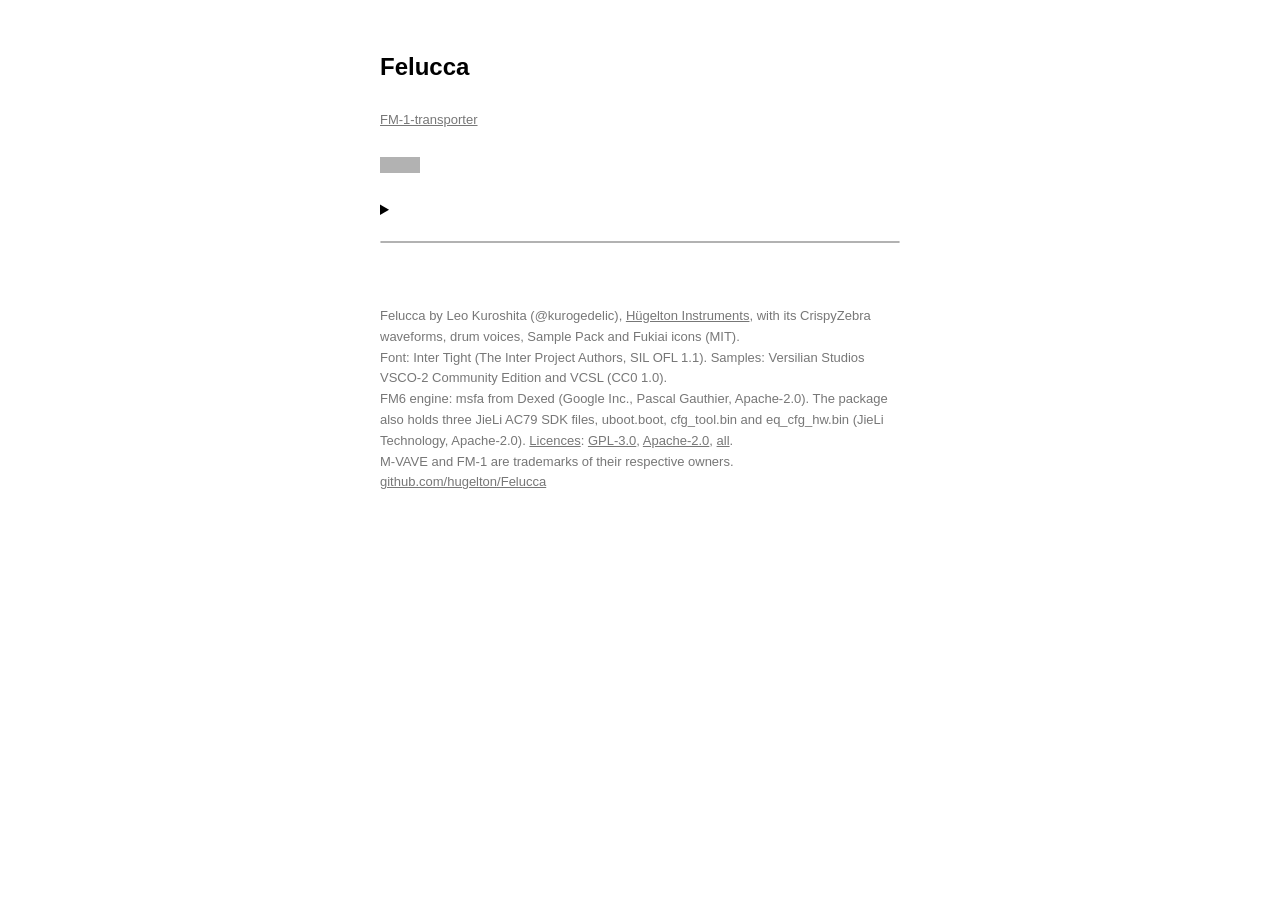
<file: web/index_pkg.html>
<!doctype html>
<!-- SPDX-License-Identifier: GPL-3.0-only
     Copyright (C) 2026 Leo Kuroshita (@kurogedelic), Hügelton Instruments -->
<html lang="ja">
<head>
<meta charset="utf-8">
<meta name="viewport" content="width=device-width, initial-scale=1">
<title>Felucca</title>
<style>
  :root { --bg: #fff; --fg: #000; --dim: #777; }
  @media (prefers-color-scheme: dark) {
    :root:not([data-theme="light"]) { --bg: #000; --fg: #fff; --dim: #888; }
  }
  :root[data-theme="dark"] { --bg: #000; --fg: #fff; --dim: #888; }
  body { margin: 0; background: var(--bg); color: var(--fg);
         font: 16px/1.6 -apple-system, BlinkMacSystemFont, "Helvetica Neue", Arial, sans-serif; }
  main { max-width: 520px; margin: 0 auto; padding: 48px 16px; }
  h1 { font-size: 24px; font-weight: 600; margin: 0 0 24px; }
  .lang { float: right; font-size: 13px; color: var(--dim); cursor: pointer; text-decoration: underline; background: none; padding: 0; color: var(--dim); }
  p { margin: 0 0 16px; }
  button { font: inherit; background: var(--fg); color: var(--bg); border: 0; padding: 8px 20px; cursor: pointer; }
  button:disabled { opacity: .3; cursor: default; }
  #status { margin-top: 16px; min-height: 1.6em; }
  .small { color: var(--dim); font-size: 13px; }
  progress { width: 100%; height: 4px; margin-top: 16px; }
  pre { color: var(--dim); font-size: 12px; white-space: pre-wrap; margin-top: 16px; }
</style>
</head>
<body>
<main>
  <button class="lang" id="lang"></button>
  <h1>Felucca</h1>
  <p data-t="intro"></p>
  <p data-t="warn"></p>
  <p class="small" data-t="direct"></p>
  <p class="small" data-t="beta"></p>
  <p class="small"><span data-t="brick"></span>
    <a href="https://github.com/kurogedelic/FM-1-transporter" target="_blank" rel="noopener" style="color:inherit">FM-1-transporter</a></p>
  <p><button id="go" disabled data-t="install"></button></p>
  <details style="margin-top:24px">
    <summary data-t="stockTitle"></summary>
    <p class="small" data-t="back"></p>
    <p class="small"><a href="https://www.m-vave.com/download" target="_blank" rel="noopener" style="color:inherit">M-VAVE Downloads</a></p>
    <p><label><span data-t="stockFile"></span><br><input id="stock-file" type="file" accept=".fwsc"></label></p>
    <p><button id="stock-go" disabled data-t="stockGo"></button></p>
    <p class="small" data-t="stockBackup"></p>
    <p class="small"><label><input id="stock-recovery" type="checkbox"> <span data-t="stockRecovery"></span></label></p>
  </details>
  <progress id="bar" max="100" value="0"></progress>
  <p id="status"></p>
  <pre id="log"></pre>
  <p><a href="../editor/" style="color:inherit" data-t="editor"></a></p>
  <p class="small">Felucca by Leo Kuroshita (@kurogedelic), <a href="https://hugelton.com" target="_blank" rel="noopener" style="color:inherit">Hügelton Instruments</a>, with its CrispyZebra waveforms, drum voices, Sample Pack and Fukiai icons (MIT).<br>
    Font: Inter Tight (The Inter Project Authors, SIL OFL 1.1). Samples: Versilian Studios VSCO-2 Community Edition and VCSL (CC0 1.0).<br>
    FM6 engine: msfa from Dexed (Google Inc., Pascal Gauthier, Apache-2.0). The package also holds three JieLi AC79 SDK files, uboot.boot, cfg_tool.bin and eq_cfg_hw.bin (JieLi Technology, Apache-2.0). <a href="../../firmware/LICENSING.md" style="color:inherit">Licences</a>: <a href="../../firmware/LICENSE" style="color:inherit">GPL-3.0</a>, <a href="../../firmware/LICENSES/Apache-2.0.txt" style="color:inherit">Apache-2.0</a>, <a href="../../firmware/LICENSES/" style="color:inherit">all</a>.<br>
    M-VAVE and FM-1 are trademarks of their respective owners.<br>
    <span data-t="license"></span> <a href="https://github.com/hugelton/Felucca" target="_blank" rel="noopener" style="color:inherit">github.com/hugelton/Felucca</a></p>
</main>
<script type="module">
/*LIB*/
const $ = (id) => document.getElementById(id);
const TEXT = {
  ja: {
    intro: "FM-1 を USB で接続してください。（Chrome か Edge で使えます）",
    warn: "書き込み中は USB を抜かないでください。",
    install: "インストール", other: "English",
    editor: "エディタ（インストール後、パソコンから音色やシーケンスを編集）",
    direct: "USB ケーブルはパソコンに直接つないでください。Probe や Transporter などの機材は不要です。",
    brick: "万一インストールに失敗して起動しなくなった場合は、復旧に Transporter が必要です:",
    beta: "Felucca 1.0 は実地テスト版です。不具合は GitHub で知らせてください。このカスタムファームウェアを使ったことで FM-1 が壊れたり不具合が起きたりしても、作者は一切の責任を負いません。自己責任でお使いください。",
    back: "M-VAVEから公式FM-1 V15を取得し、未変更のFM-1.fwscを選んでください。ファイルはこのブラウザ内で検証し、サーバーへ送りません。",
    stockTitle: "公式V15に戻す", stockFile: "公式FM-1.fwsc", stockGo: "バックアップして公式V15へ戻す",
    stockBackup: "現在の曲・保存曲・音色バンク・サンプル・設定を先に保存します。全体バックアップ非対応版は、Feluccaを更新してから行ってください。復元はFeluccaを再インストールしてエディタから行います。",
    stockRecovery: "更新中断の再開：全体バックアップはすでにパソコンへ保存済み",
    stockValid: "公式V15を確認しました", stockConfirm: "全体バックアップファイルをパソコンに保存できましたか？ 続けると公式V15へ戻します。Feluccaの曲は公式V15では開けません。",
    stockNeedBackup: "書き込みモードからはバックアップできません。保存済みバックアップがある場合だけ、更新中断の再開にチェックしてください。",
    stockUnsupported: "このFeluccaは全体バックアップに未対応です。先に最新版をインストールしてください。",
    backup: "全体バックアップ保存中 ", stockError: "公式ファイルを確認できません: ",
    nomidi: "このブラウザでは使えません。Chrome か Edge で開いてください。", loadfail: "読み込めませんでした: ",
    start: "開始します", verify: "確認中", loader: "書き込みモードに切り替え中", write: "書き込み中",
    reboot: "再起動中", done: "完了しました", stopped: "途中で止まりました。USB を挿し直してもう一度押してください。",
    error: "エラー: ",
    denied: "MIDI（SysEx）の使用が許可されませんでした。アドレスバーのサイト設定で MIDI を許可して、もう一度押してください。",
    notfound: "FM-1 が見つかりません。USB ケーブル（データ通信用か）を確かめ、MIDI を使う他のアプリを閉じてから、もう一度押してください。",
    model: "接続されている機器は FM-1 ではありません。",
    lost: "USB の接続が切れました。挿し直してもう一度押してください。",
    noloader: "書き込みモードの FM-1 が見つかりません。USB を挿し直してもう一度押してください（終わるまで書き込みモードのままです）。",
    noreturn: "FM-1 が戻ってきません。電源を入れ直してください。",
    mismatch: "書き込みは終わりましたが、FM-1 が別のバージョンを報告しています: ",
    badpkg: "インストールするファイルが壊れています。ページを再読み込みしてください。",
    leave: "書き込み中です。ページを閉じないでください。",
    license: "GPL-3.0、無保証。ソース:",
  },
  en: {
    intro: "Connect the FM-1 by USB. (Works in Chrome or Edge.)",
    warn: "Do not unplug the USB cable while writing.",
    install: "Install", other: "日本語",
    editor: "Editor (after installing: edit sounds and sequences from the computer)",
    direct: "Connect the USB cable directly to the computer. No probe or Transporter is needed.",
    brick: "If an install fails and the FM-1 no longer starts, recovering it needs a Transporter:",
    beta: "Felucca 1.0 is a field-testing release; please report problems on GitHub. The author accepts no responsibility if your FM-1 is damaged or misbehaves because of this custom firmware. Use it at your own risk.",
    back: "Get official FM-1 V15 from M-VAVE and select the unmodified FM-1.fwsc. The browser validates it locally; it is not sent to a server.",
    stockTitle: "Return to official V15", stockFile: "Official FM-1.fwsc", stockGo: "Back up and return to official V15",
    stockBackup: "Current music, saved music, sound banks, samples and settings are saved first. Older firmware needs a Felucca update for complete backups. To restore an archive later, reinstall Felucca and use the editor.",
    stockRecovery: "Resume an interrupted update: I already saved a complete backup to this computer",
    stockValid: "Official V15 verified", stockConfirm: "Has the complete backup file been saved to this computer? Continue to return to official V15. Official V15 cannot open Felucca music.",
    stockNeedBackup: "An update loader cannot export a backup. Only select resume if you already saved a complete backup.",
    stockUnsupported: "This Felucca does not support complete backups. Install the current Felucca first.",
    backup: "Saving complete backup ", stockError: "Cannot validate official firmware: ",
    nomidi: "This browser cannot do it. Open the page in Chrome or Edge.", loadfail: "Could not load: ",
    start: "Starting", verify: "Verifying", loader: "Switching to update mode", write: "Writing",
    reboot: "Restarting", done: "Done", stopped: "Stopped. Replug the USB cable and press Install again.",
    error: "Error: ",
    denied: "MIDI (SysEx) access was not allowed. Allow MIDI in the site settings (address bar) and press Install again.",
    notfound: "FM-1 not found. Check the USB cable (a data cable), close other apps that use MIDI, and press Install again.",
    model: "The connected device is not an FM-1.",
    lost: "The USB connection was lost. Replug it and press Install again.",
    noloader: "The FM-1 in update mode was not found. Replug the USB cable and press Install again (it stays in update mode until it is finished).",
    noreturn: "The FM-1 did not come back. Power-cycle it.",
    mismatch: "Written, but the FM-1 reports another version: ",
    badpkg: "The file to install is damaged. Reload the page.",
    leave: "Writing. Do not close the page.",
    license: "GPL-3.0, no warranty. Source:",
  },
};
let lang = (navigator.language || "en").toLowerCase().startsWith("ja") ? "ja" : "en";
const t = (k) => TEXT[lang][k];
let lastKey = null, lastArg = "";
function applyLang() {
  document.documentElement.lang = lang;
  document.querySelectorAll("[data-t]").forEach((e) => { e.textContent = t(e.dataset.t); });
  $("lang").textContent = t("other");
  if (lastKey) $("status").textContent = t(lastKey) + lastArg;
}
$("lang").addEventListener("click", () => { lang = lang === "ja" ? "en" : "ja"; applyLang(); });
applyLang();
const sayK = (k, arg = "") => { lastKey = k; lastArg = arg; $("status").textContent = t(k) + arg; };
const say = (txt) => { lastKey = null; $("status").textContent = txt; };
const log = (t) => { $("log").textContent += t + "\n"; };
let image = null;
const meta = /*META*/;

let writing = false, stock = null, stockFileEpoch = 0;
const lockInstaller = (on) => { writing = on; $("go").disabled = on || !image; $("stock-go").disabled = on || !stock; $("stock-file").disabled = on; $("stock-recovery").disabled = on; };
window.addEventListener("beforeunload", (e) => { if (writing) { e.preventDefault(); e.returnValue = t("leave"); } });

(async () => {
  if (!navigator.requestMIDIAccess) { sayK("nomidi"); return; }
  try {
    const r = await fetch(meta.pkg);
    if (!r.ok) throw new Error(`${meta.pkg}: HTTP ${r.status}`);
    const pkg = new Uint8Array(await r.arrayBuffer());
    if (productOf(pkg) !== meta.product) { sayK("badpkg"); return; }
    image = logicalImage(pkg);
    say(`Felucca ${meta.version}`);
    $("go").disabled = false;
  } catch (e) { sayK("loadfail", e.message); }
})();

$("go").addEventListener("click", async () => {
  if (writing) return;
  lockInstaller(true);
  let midi;
  try { midi = await navigator.requestMIDIAccess({ sysex: true }); }
  catch (e) { sayK("denied"); lockInstaller(false); return; }
  try {
    const up = new Updater(midi, log);
    const total = 74 + 1167;
    const step = (k, a) => {
      log(`${k} ${a ?? ""}`);
      if (k === "start") sayK("start");
      if (k === "verify") { sayK("verify"); $("bar").value = (a / total) * 100; }
      if (k === "loader") sayK("loader");
      if (k === "write") { sayK("write"); $("bar").value = ((74 + a) / total) * 100; }
      if (k === "reboot") sayK("reboot");
      if (k === "done") { $("bar").value = 100; sayK("done"); }
    };
    const ota = await up.find((id) => /^ota-/i.test(id.model));
    if (ota) {
      ota.link.close();
      sayK((await up.resume(image, step, meta.product)) ? "done" : "stopped");
    } else {
      await up.install(image, meta.product, step);
    }
  } catch (e) {
    if (e && e.code && TEXT[lang][e.code]) sayK(e.code, e.detail || "");
    else sayK("error", e && e.message);
    log(String(e && e.stack || e));
  }
  lockInstaller(false);
});

$("stock-file").addEventListener("change", async () => {
  const epoch = ++stockFileEpoch, file = $("stock-file").files[0]; stock = null; lockInstaller(false);
  if (!file) return;
  try {
    if (file.size !== STOCK_V15_SIZE) throw new Error("FM-1 V15 / FM-1.fwsc");
    const verified = await validateStockPackage(new Uint8Array(await file.arrayBuffer()));
    if (epoch !== stockFileEpoch) return;
    stock = verified; sayK("stockValid"); lockInstaller(false);
  } catch (e) { if (epoch === stockFileEpoch) sayK("stockError", e.message); }
});
function saveArchive(archive) {
  const url = URL.createObjectURL(new Blob([JSON.stringify(archive)], {type:"application/json"}));
  const a = document.createElement("a"); a.href = url; a.download = `Felucca-backup-${new Date().toISOString().slice(0,10)}.json`;
  document.body.append(a); a.click(); a.remove(); setTimeout(() => URL.revokeObjectURL(url), 1000);
}
function archiveInfo(a) {
  let pos = a.indexOf(0); if (pos < 0) throw new Error("Invalid INFO");
  const version = String.fromCharCode(...a.slice(0,pos)); pos++;
  const engines = a[pos]; pos += 5;
  for (let i = 0; i < engines; i++) { const end = a.indexOf(0,pos); if (end < 0) throw new Error("Invalid INFO"); pos = end + 1; }
  const ext = a.slice(pos + 1);
  const supported = /^FELUCCA /i.test(version) && ext[0] === 16 && ext[1] === 0x55 && ext[2] === 1 &&
    ext[4] === 0x4d && ext[5] === 1 && ext[8] === 0x42 && ext[9] === 1 && (ext[10] & 1);
  return {version,supported};
}
$("stock-go").addEventListener("click", async () => {
  if (!stock || writing) return;
  const selected = stock; lockInstaller(true);
  let link = null;
  try {
    let midi;
    try { midi = await navigator.requestMIDIAccess({sysex:true}); } catch (e) { sayK("denied"); return; }
    const up = new Updater(midi, log);
    const step = (k, n) => { log(`${k} ${n ?? ""}`); if (["start","verify","loader","write","reboot","done"].includes(k)) sayK(k); if (k === "done") $("bar").value = 100; };
    const loader = await up.find(id => id.model === "ota-FM-1");
    if (loader) {
      loader.link.close();
      if (!$("stock-recovery").checked) { sayK("stockNeedBackup"); return; }
      if (!confirm(t("stockConfirm"))) return;
      sayK(await up.resume(selected.image, step, selected.product) ? "done" : "stopped");
    } else {
      const device = await up.find(id => id.model === "FM-1");
      if (!device) { sayK("notfound"); return; }
      const input = device.link.input, output = device.link.output; device.link.close();
      link = new BackupConnection(input, output);
      const info = archiveInfo(await link.request([1,[]]));
      if (!info.supported) { sayK("stockUnsupported"); return; }
      const archive = await captureBackup((r,o) => link.request(r,o), info.version,
        (done,total) => sayK("backup", `${Math.round(done / Math.max(1,total) * 100)}%`));
      saveArchive(archive); link.close(); link = null;
      if (!confirm(t("stockConfirm"))) return;
      await up.install(selected.image, selected.product, step);
    }
  } catch (e) {
    if (e.code && TEXT[lang][e.code]) sayK(e.code,e.detail || ""); else sayK("error",e.message);
    log(String(e.stack || e));
  } finally { if (link) link.close(); lockInstaller(false); }
});
</script>
</body>
</html>
</file>
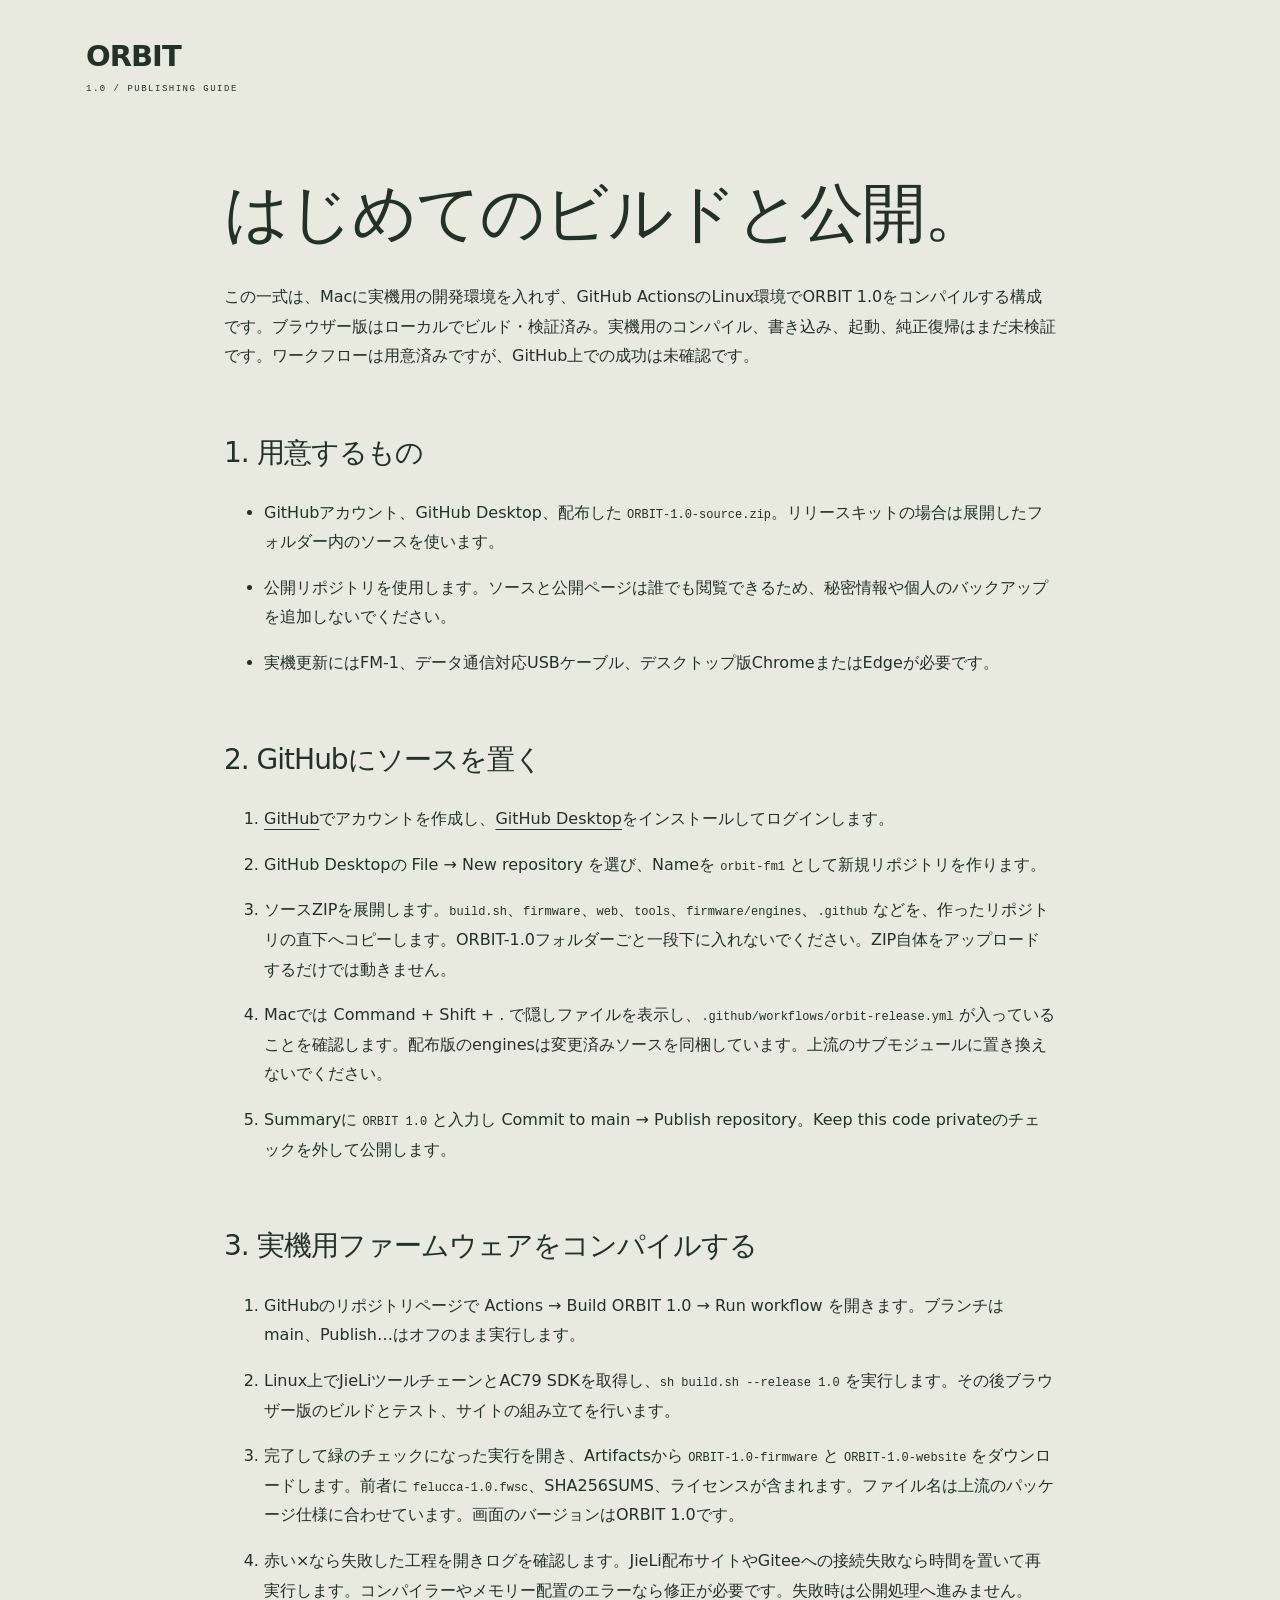
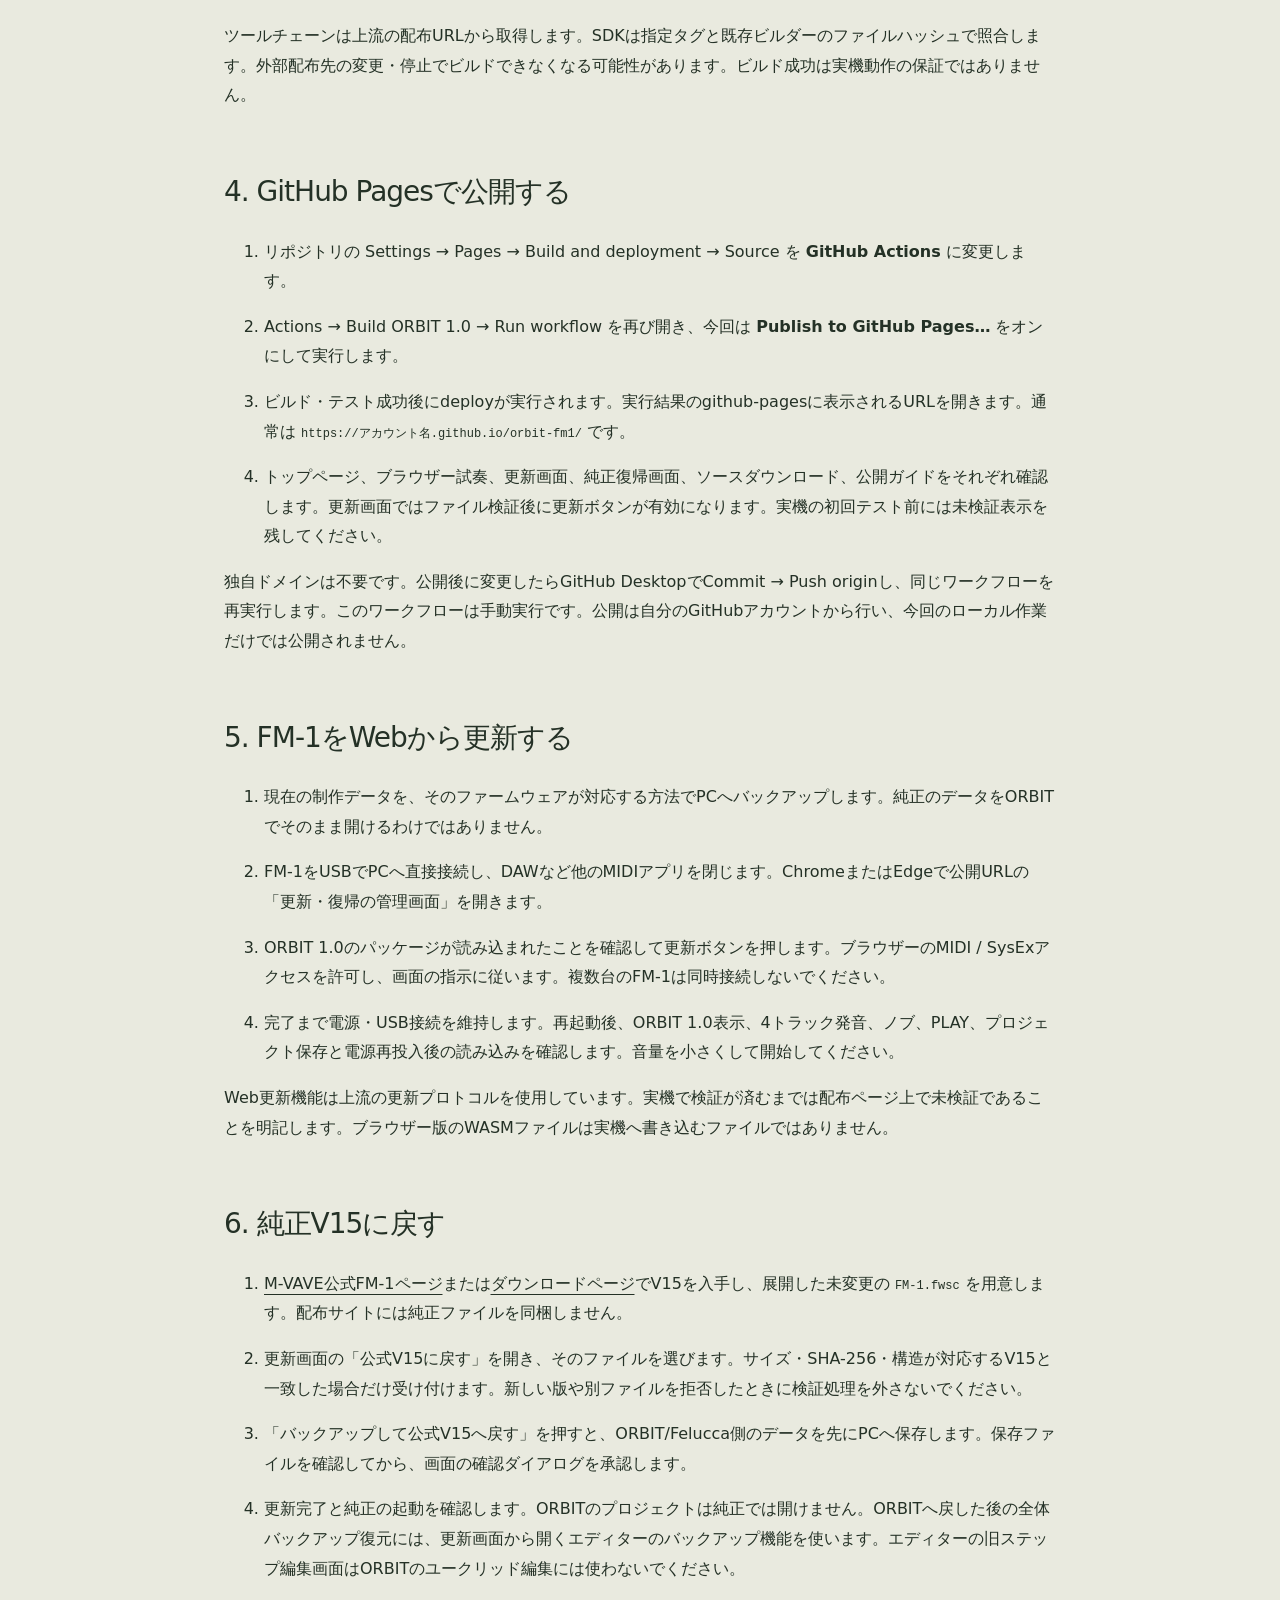
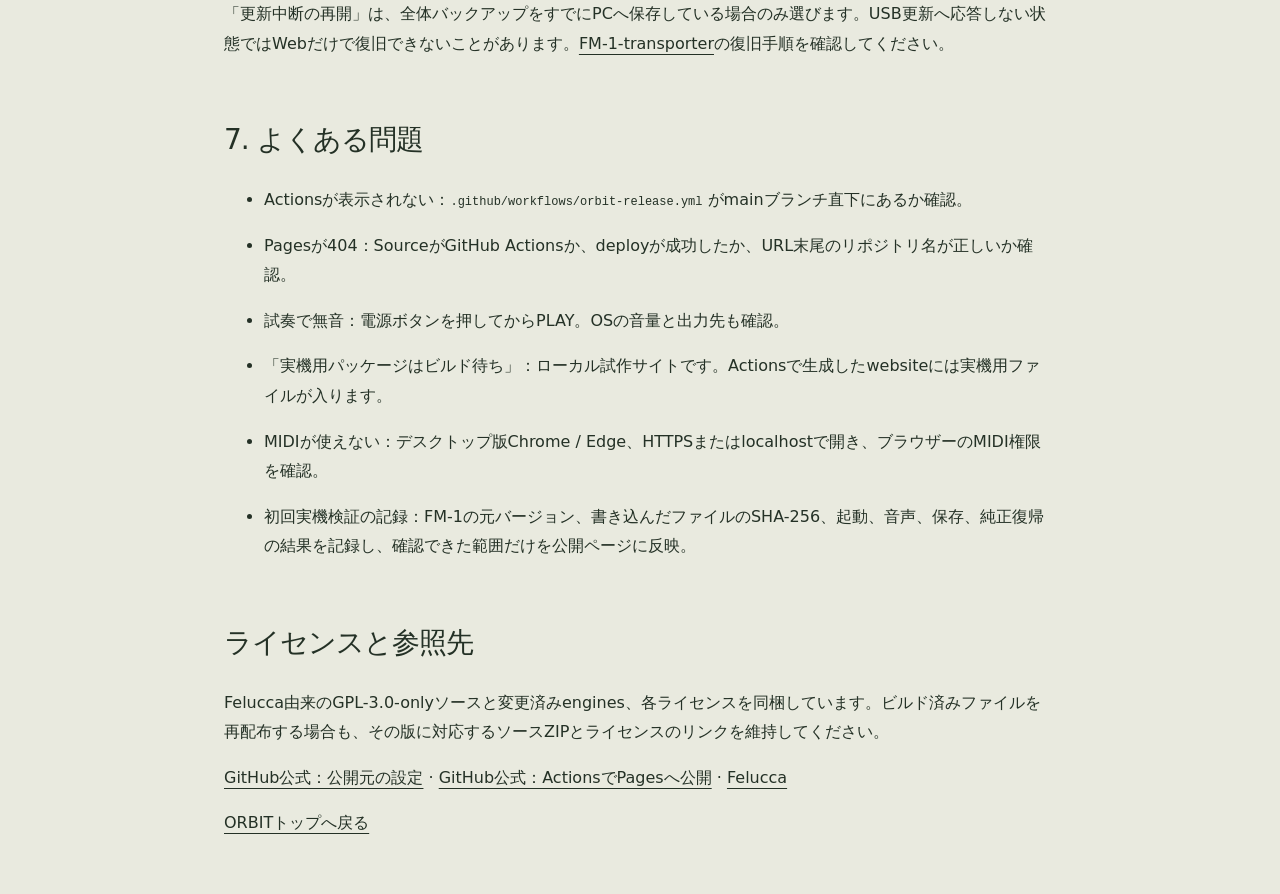
<file: web/orbit-site/guide.html>
<!doctype html><html lang="ja"><head><meta charset="utf-8"><meta name="viewport" content="width=device-width,initial-scale=1"><title>ORBIT 1.0 — ビルドと公開ガイド</title><link rel="stylesheet" href="style.css"><style>main{max-width:880px;margin:auto;padding:40px 24px}h2{font-size:28px;margin-top:60px}li{margin:16px 0}pre{overflow:auto;padding:20px;background:#dde0d4}code{overflow-wrap:anywhere}</style></head><body><header><a class="brand" href="./">ORBIT <span>1.0 / PUBLISHING GUIDE</span></a></header><main><h1>はじめてのビルドと公開。</h1><p>この一式は、Macに実機用の開発環境を入れず、GitHub ActionsのLinux環境でORBIT 1.0をコンパイルする構成です。ブラウザー版はローカルでビルド・検証済み。実機用のコンパイル、書き込み、起動、純正復帰はまだ未検証です。ワークフローは用意済みですが、GitHub上での成功は未確認です。</p>
<h2>1. 用意するもの</h2><ul><li>GitHubアカウント、GitHub Desktop、配布した <code>ORBIT-1.0-source.zip</code>。リリースキットの場合は展開したフォルダー内のソースを使います。</li><li>公開リポジトリを使用します。ソースと公開ページは誰でも閲覧できるため、秘密情報や個人のバックアップを追加しないでください。</li><li>実機更新にはFM-1、データ通信対応USBケーブル、デスクトップ版ChromeまたはEdgeが必要です。</li></ul>
<h2>2. GitHubにソースを置く</h2><ol><li><a href="https://github.com/signup">GitHub</a>でアカウントを作成し、<a href="https://desktop.github.com/">GitHub Desktop</a>をインストールしてログインします。</li><li>GitHub Desktopの File → New repository を選び、Nameを <code>orbit-fm1</code> として新規リポジトリを作ります。</li><li>ソースZIPを展開します。<code>build.sh</code>、<code>firmware</code>、<code>web</code>、<code>tools</code>、<code>firmware/engines</code>、<code>.github</code> などを、作ったリポジトリの直下へコピーします。ORBIT-1.0フォルダーごと一段下に入れないでください。ZIP自体をアップロードするだけでは動きません。</li><li>Macでは Command + Shift + . で隠しファイルを表示し、<code>.github/workflows/orbit-release.yml</code> が入っていることを確認します。配布版のenginesは変更済みソースを同梱しています。上流のサブモジュールに置き換えないでください。</li><li>Summaryに <code>ORBIT 1.0</code> と入力し Commit to main → Publish repository。Keep this code privateのチェックを外して公開します。</li></ol>
<h2>3. 実機用ファームウェアをコンパイルする</h2><ol><li>GitHubのリポジトリページで Actions → Build ORBIT 1.0 → Run workflow を開きます。ブランチはmain、Publish…はオフのまま実行します。</li><li>Linux上でJieLiツールチェーンとAC79 SDKを取得し、<code>sh build.sh --release 1.0</code> を実行します。その後ブラウザー版のビルドとテスト、サイトの組み立てを行います。</li><li>完了して緑のチェックになった実行を開き、Artifactsから <code>ORBIT-1.0-firmware</code> と <code>ORBIT-1.0-website</code> をダウンロードします。前者に <code>felucca-1.0.fwsc</code>、SHA256SUMS、ライセンスが含まれます。ファイル名は上流のパッケージ仕様に合わせています。画面のバージョンはORBIT 1.0です。</li><li>赤い×なら失敗した工程を開きログを確認します。JieLi配布サイトやGiteeへの接続失敗なら時間を置いて再実行します。コンパイラーやメモリー配置のエラーなら修正が必要です。失敗時は公開処理へ進みません。</li></ol><p>ツールチェーンは上流の配布URLから取得します。SDKは指定タグと既存ビルダーのファイルハッシュで照合します。外部配布先の変更・停止でビルドできなくなる可能性があります。ビルド成功は実機動作の保証ではありません。</p>
<h2>4. GitHub Pagesで公開する</h2><ol><li>リポジトリの Settings → Pages → Build and deployment → Source を <strong>GitHub Actions</strong> に変更します。</li><li>Actions → Build ORBIT 1.0 → Run workflow を再び開き、今回は <strong>Publish to GitHub Pages…</strong> をオンにして実行します。</li><li>ビルド・テスト成功後にdeployが実行されます。実行結果のgithub-pagesに表示されるURLを開きます。通常は <code>https://アカウント名.github.io/orbit-fm1/</code> です。</li><li>トップページ、ブラウザー試奏、更新画面、純正復帰画面、ソースダウンロード、公開ガイドをそれぞれ確認します。更新画面ではファイル検証後に更新ボタンが有効になります。実機の初回テスト前には未検証表示を残してください。</li></ol><p>独自ドメインは不要です。公開後に変更したらGitHub DesktopでCommit → Push originし、同じワークフローを再実行します。このワークフローは手動実行です。公開は自分のGitHubアカウントから行い、今回のローカル作業だけでは公開されません。</p>
<h2>5. FM-1をWebから更新する</h2><ol><li>現在の制作データを、そのファームウェアが対応する方法でPCへバックアップします。純正のデータをORBITでそのまま開けるわけではありません。</li><li>FM-1をUSBでPCへ直接接続し、DAWなど他のMIDIアプリを閉じます。ChromeまたはEdgeで公開URLの「更新・復帰の管理画面」を開きます。</li><li>ORBIT 1.0のパッケージが読み込まれたことを確認して更新ボタンを押します。ブラウザーのMIDI / SysExアクセスを許可し、画面の指示に従います。複数台のFM-1は同時接続しないでください。</li><li>完了まで電源・USB接続を維持します。再起動後、ORBIT 1.0表示、4トラック発音、ノブ、PLAY、プロジェクト保存と電源再投入後の読み込みを確認します。音量を小さくして開始してください。</li></ol><p>Web更新機能は上流の更新プロトコルを使用しています。実機で検証が済むまでは配布ページ上で未検証であることを明記します。ブラウザー版のWASMファイルは実機へ書き込むファイルではありません。</p>
<h2>6. 純正V15に戻す</h2><ol><li><a href="https://www.m-vave.com/product?id=fm-1">M-VAVE公式FM-1ページ</a>または<a href="https://www.m-vave.com/download">ダウンロードページ</a>でV15を入手し、展開した未変更の <code>FM-1.fwsc</code> を用意します。配布サイトには純正ファイルを同梱しません。</li><li>更新画面の「公式V15に戻す」を開き、そのファイルを選びます。サイズ・SHA-256・構造が対応するV15と一致した場合だけ受け付けます。新しい版や別ファイルを拒否したときに検証処理を外さないでください。</li><li>「バックアップして公式V15へ戻す」を押すと、ORBIT/Felucca側のデータを先にPCへ保存します。保存ファイルを確認してから、画面の確認ダイアログを承認します。</li><li>更新完了と純正の起動を確認します。ORBITのプロジェクトは純正では開けません。ORBITへ戻した後の全体バックアップ復元には、更新画面から開くエディターのバックアップ機能を使います。エディターの旧ステップ編集画面はORBITのユークリッド編集には使わないでください。</li></ol><p>「更新中断の再開」は、全体バックアップをすでにPCへ保存している場合のみ選びます。USB更新へ応答しない状態ではWebだけで復旧できないことがあります。<a href="https://github.com/kurogedelic/FM-1-transporter">FM-1-transporter</a>の復旧手順を確認してください。</p>
<h2>7. よくある問題</h2><ul><li>Actionsが表示されない：<code>.github/workflows/orbit-release.yml</code> がmainブランチ直下にあるか確認。</li><li>Pagesが404：SourceがGitHub Actionsか、deployが成功したか、URL末尾のリポジトリ名が正しいか確認。</li><li>試奏で無音：電源ボタンを押してからPLAY。OSの音量と出力先も確認。</li><li>「実機用パッケージはビルド待ち」：ローカル試作サイトです。Actionsで生成したwebsiteには実機用ファイルが入ります。</li><li>MIDIが使えない：デスクトップ版Chrome / Edge、HTTPSまたはlocalhostで開き、ブラウザーのMIDI権限を確認。</li><li>初回実機検証の記録：FM-1の元バージョン、書き込んだファイルのSHA-256、起動、音声、保存、純正復帰の結果を記録し、確認できた範囲だけを公開ページに反映。</li></ul>
<h2>ライセンスと参照先</h2><p>Felucca由来のGPL-3.0-onlyソースと変更済みengines、各ライセンスを同梱しています。ビルド済みファイルを再配布する場合も、その版に対応するソースZIPとライセンスのリンクを維持してください。</p><p><a href="https://docs.github.com/en/pages/getting-started-with-github-pages/configuring-a-publishing-source-for-your-github-pages-site">GitHub公式：公開元の設定</a> · <a href="https://docs.github.com/en/pages/getting-started-with-github-pages/using-custom-workflows-with-github-pages">GitHub公式：ActionsでPagesへ公開</a> · <a href="https://github.com/hugelton/Felucca">Felucca</a></p><p><a href="./">ORBITトップへ戻る</a></p></main></body></html>
</file>
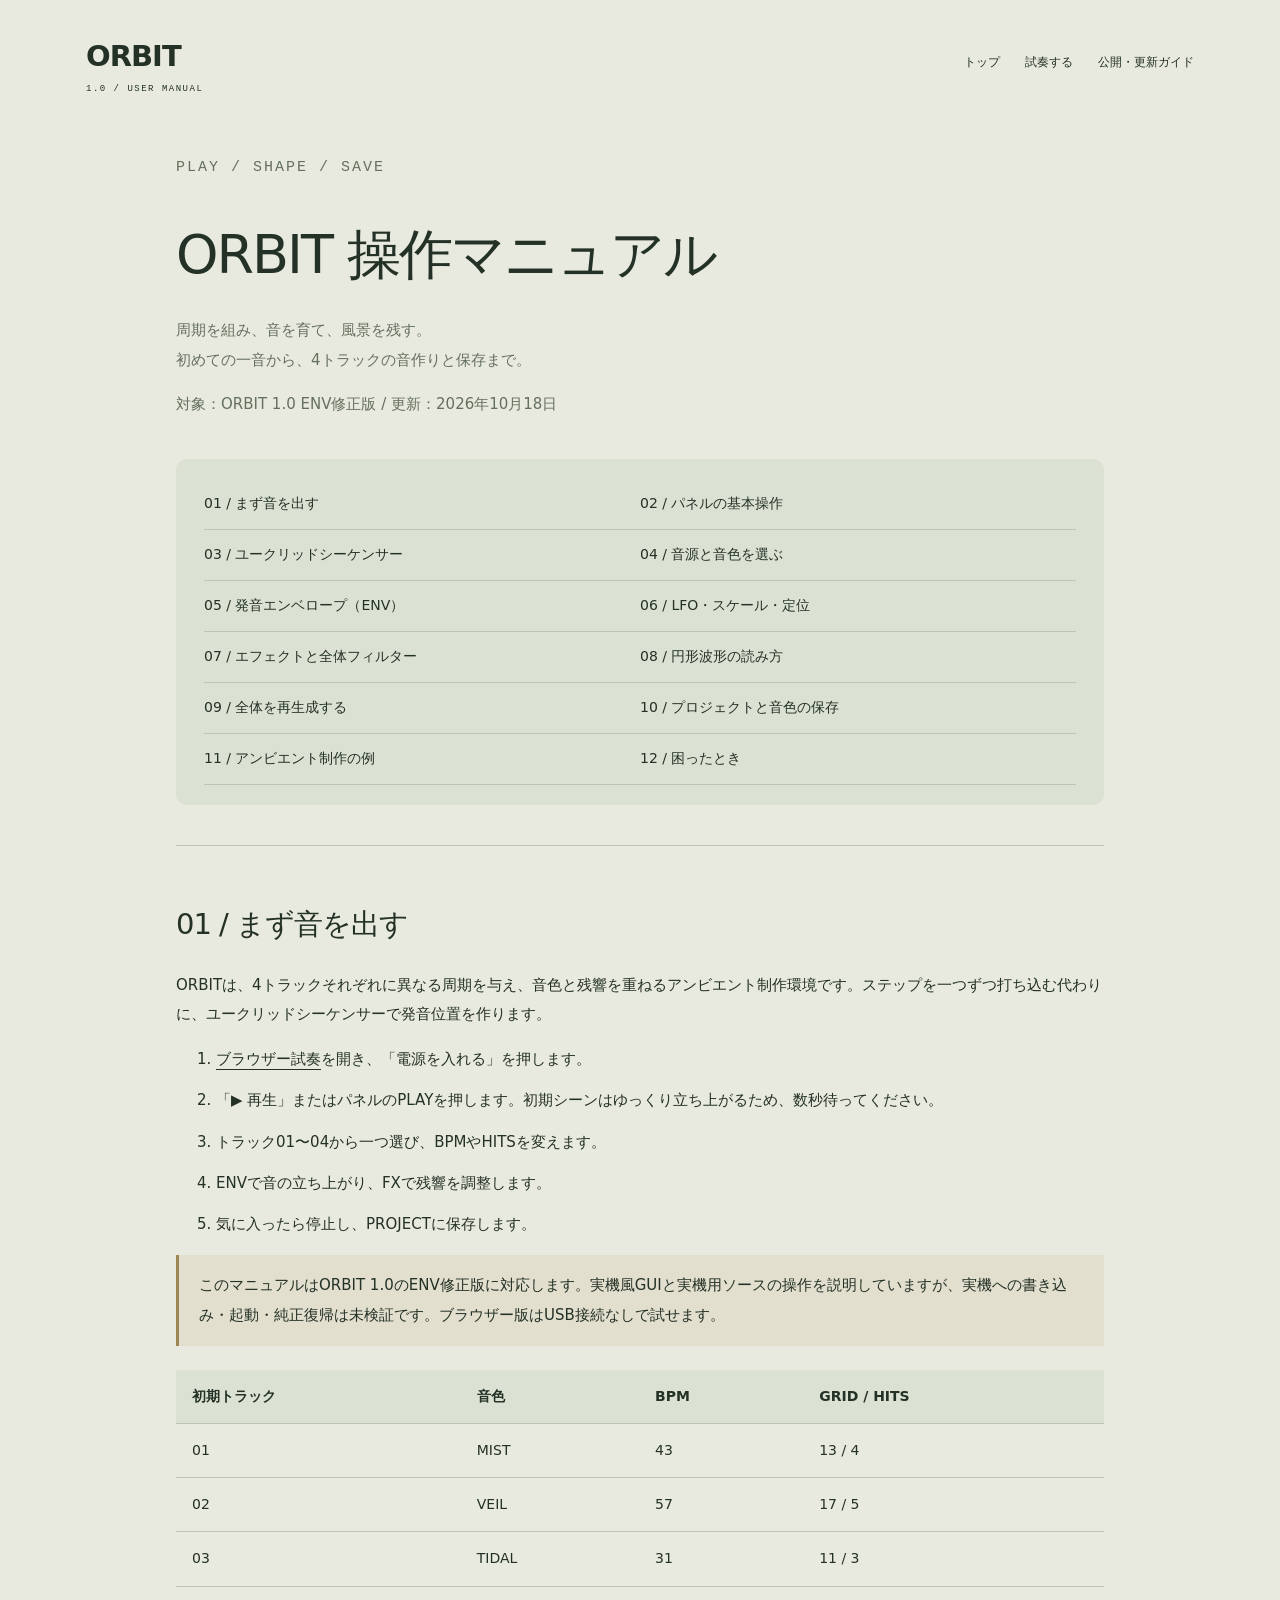
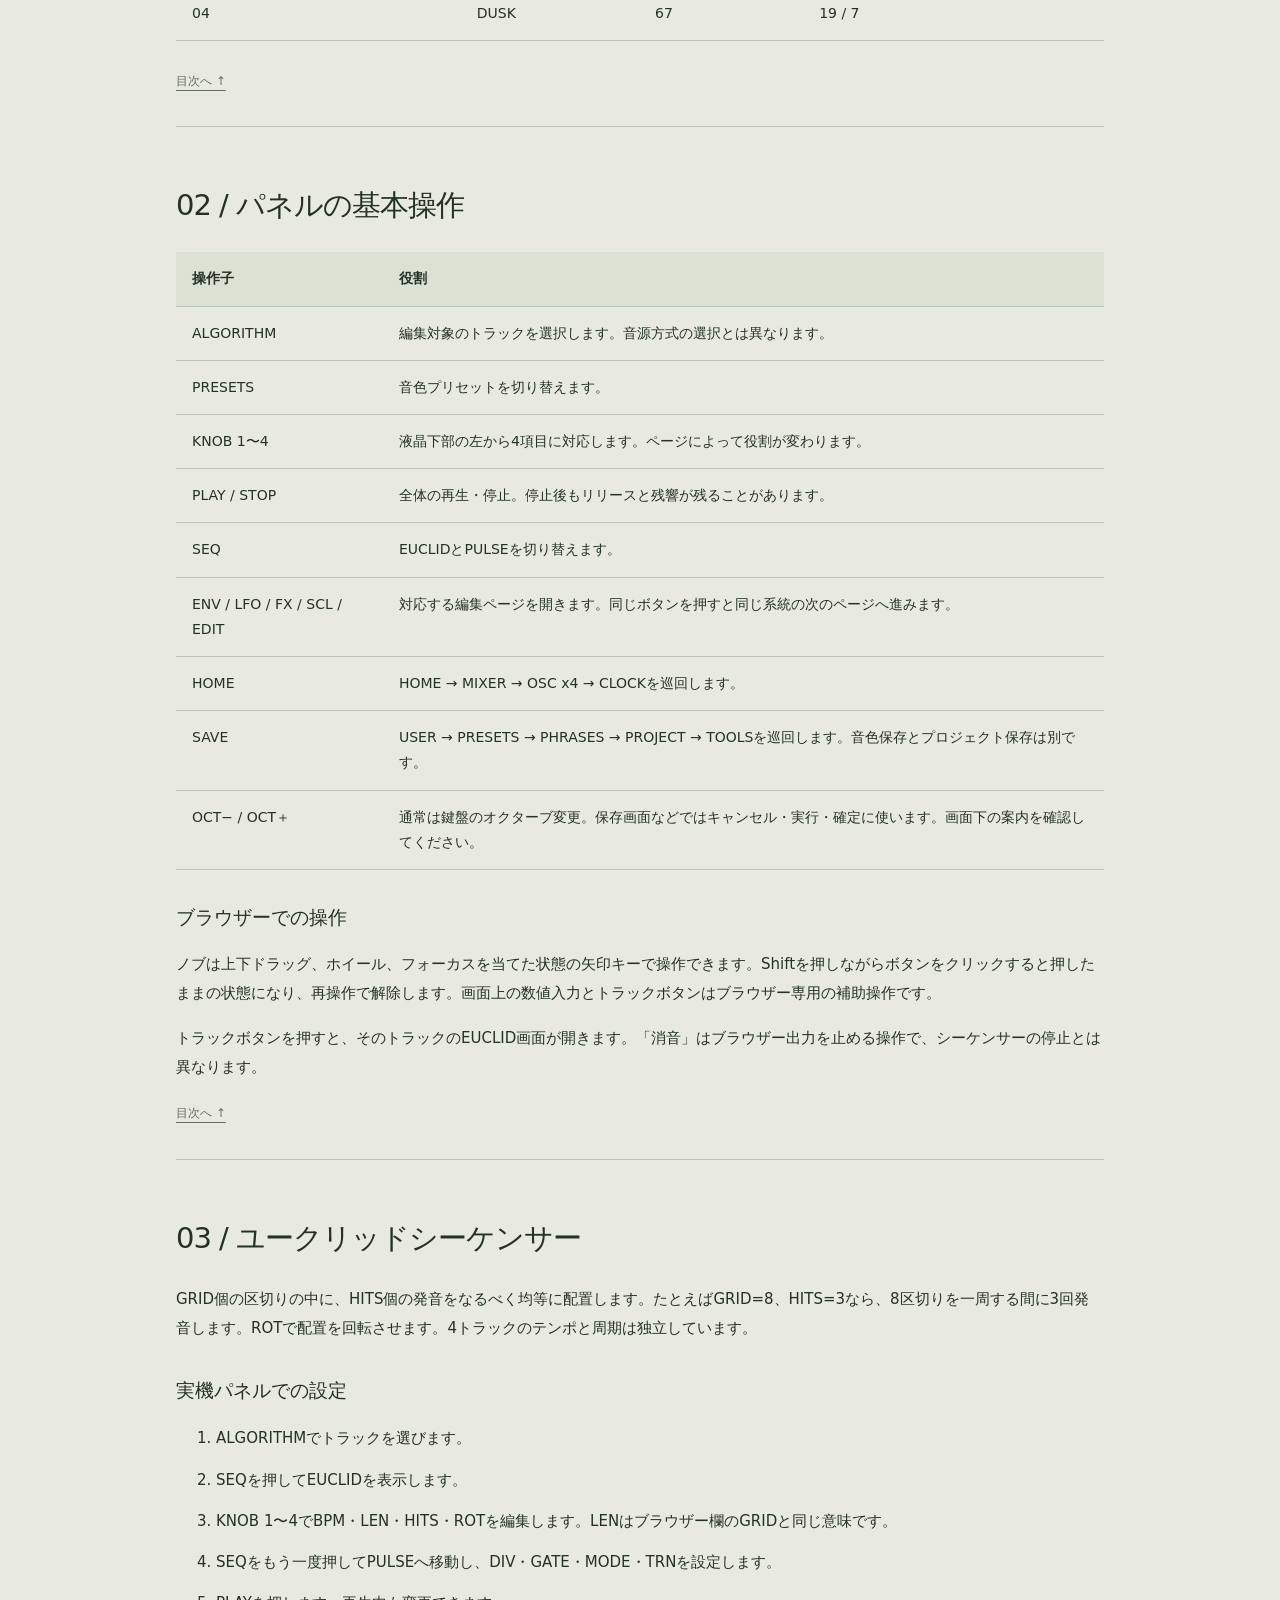
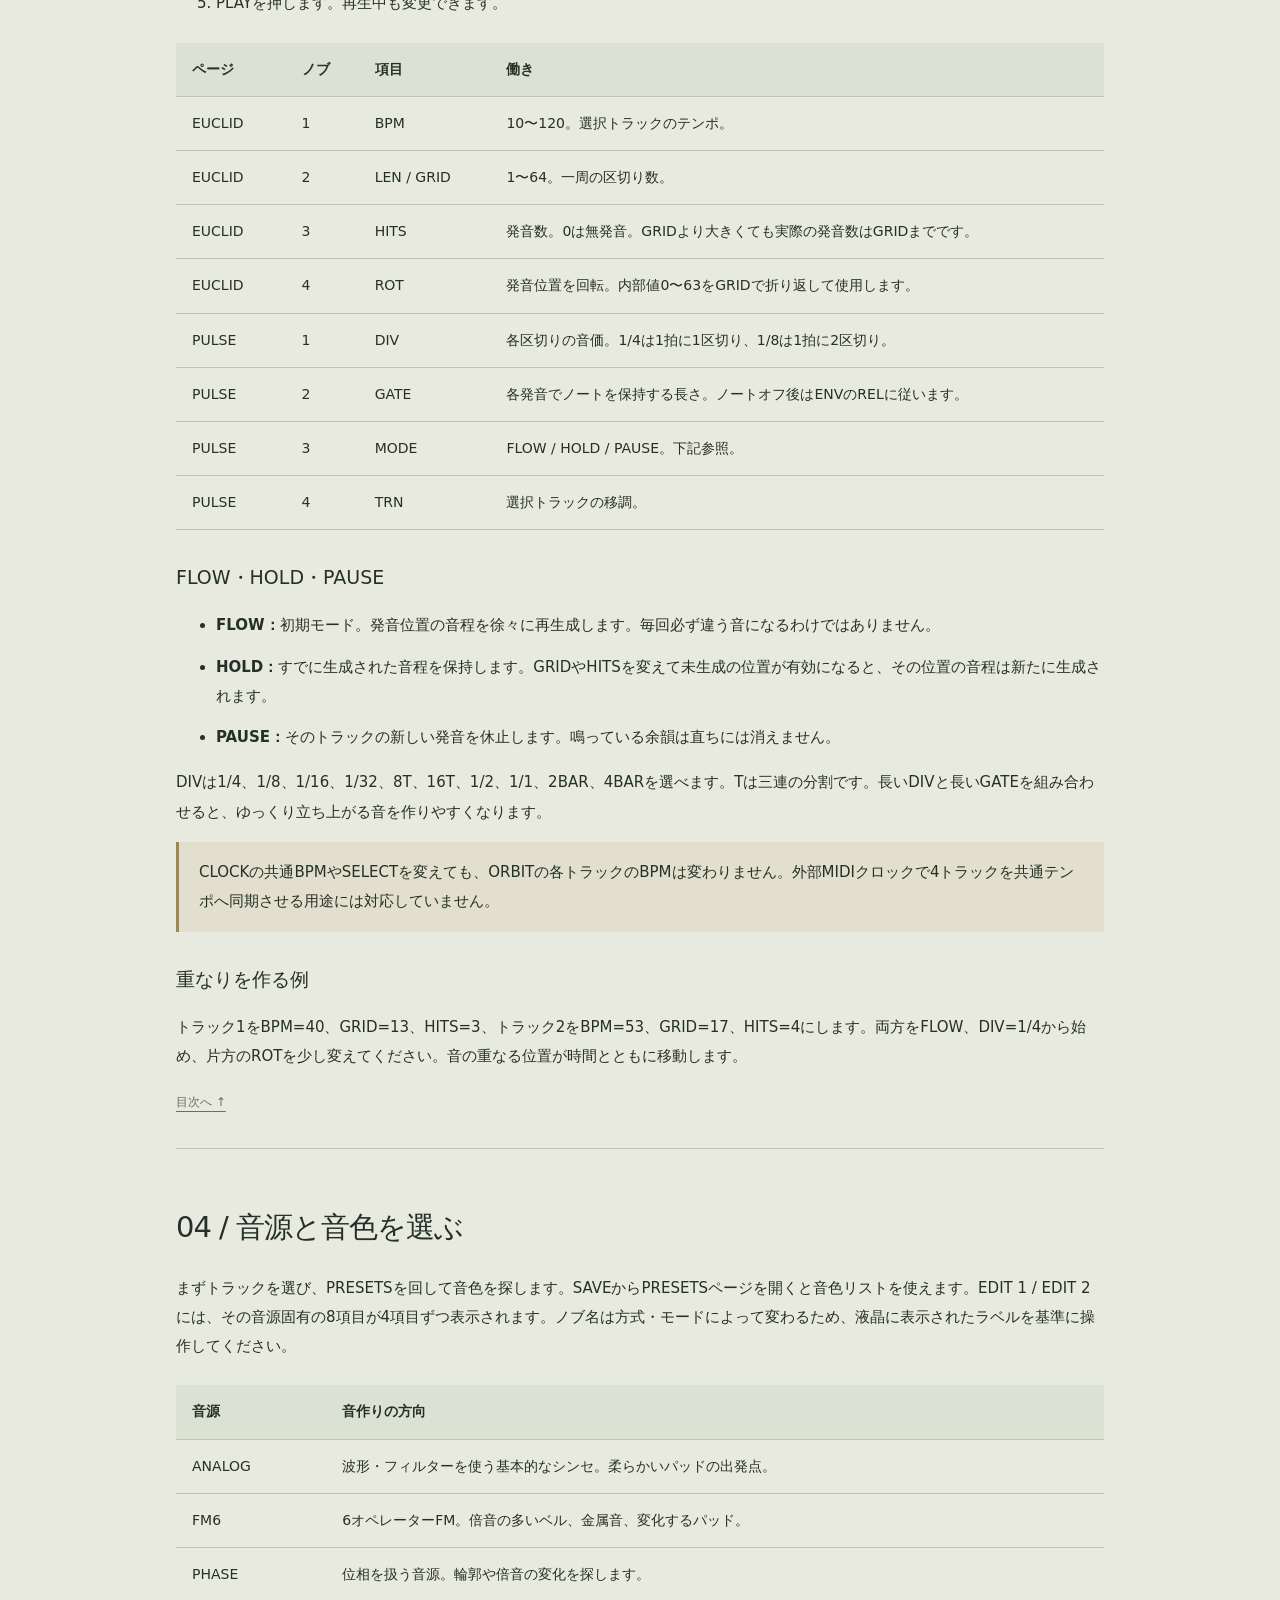
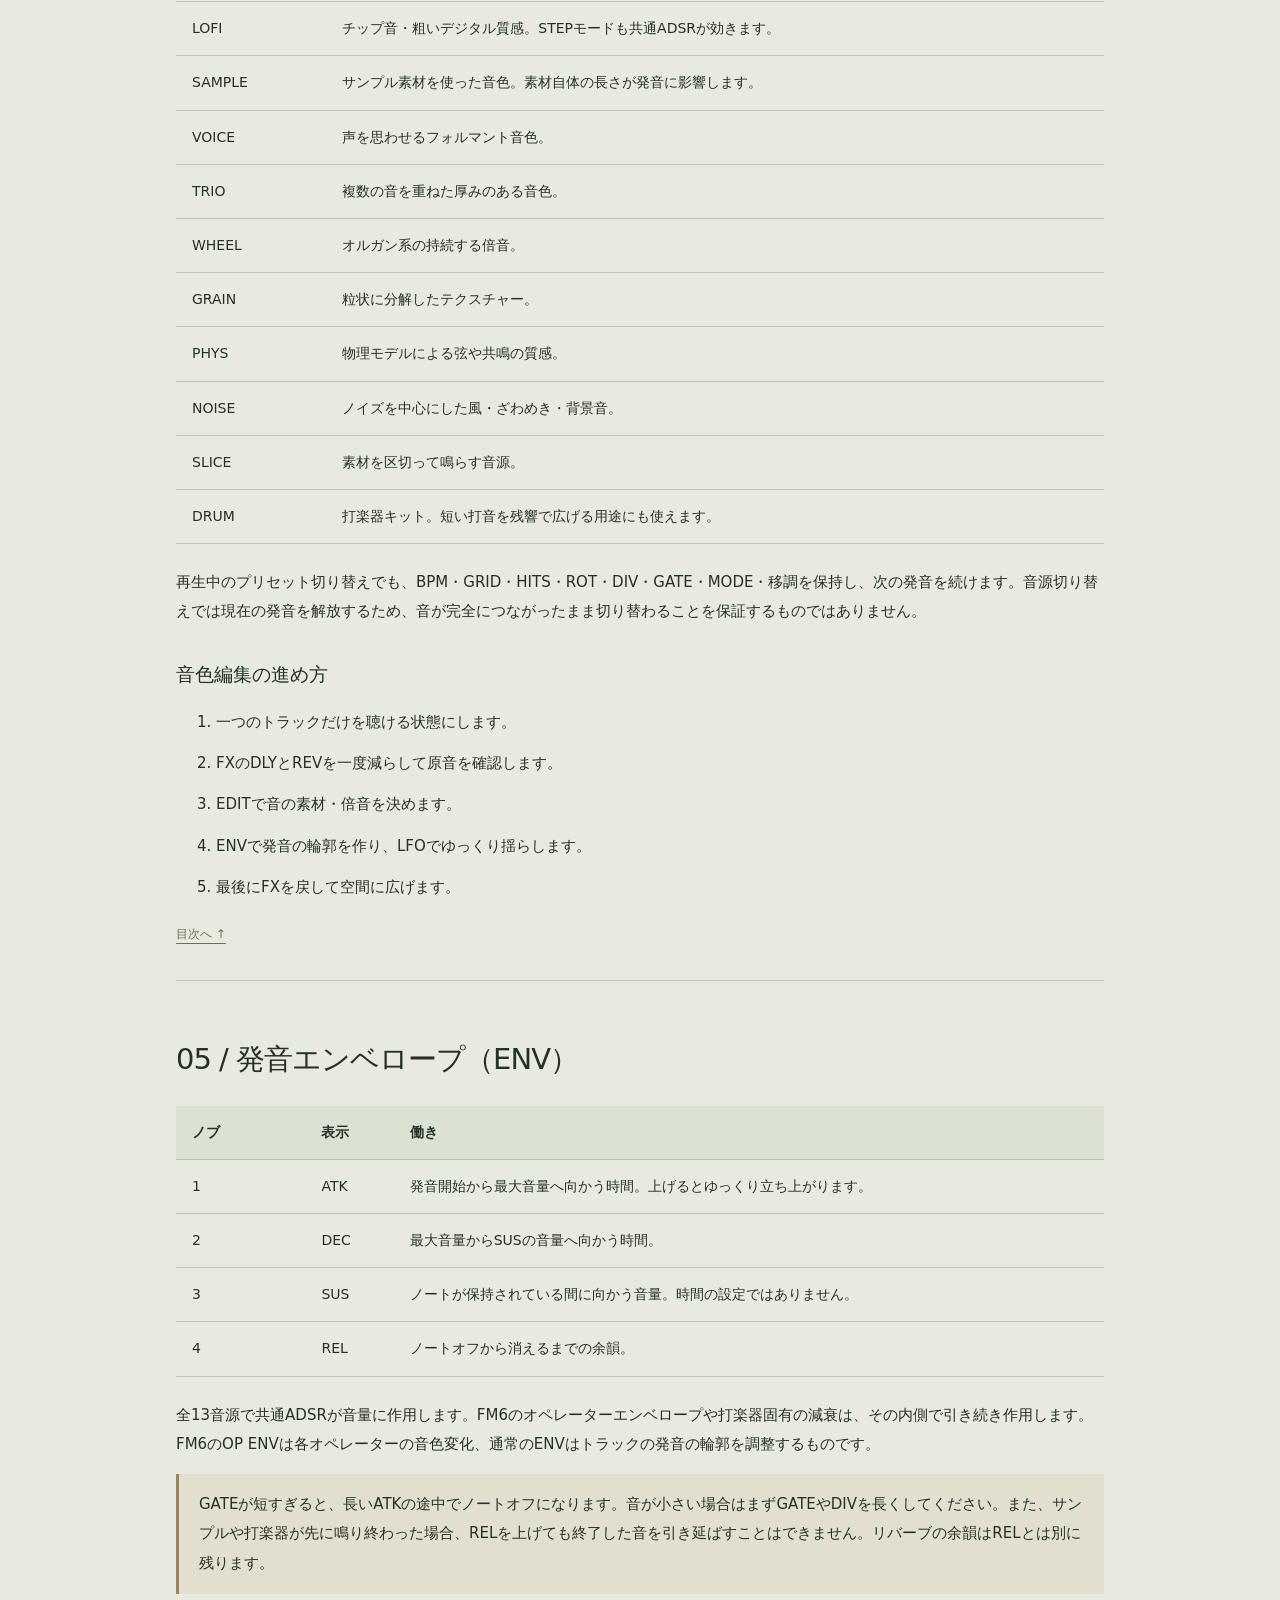
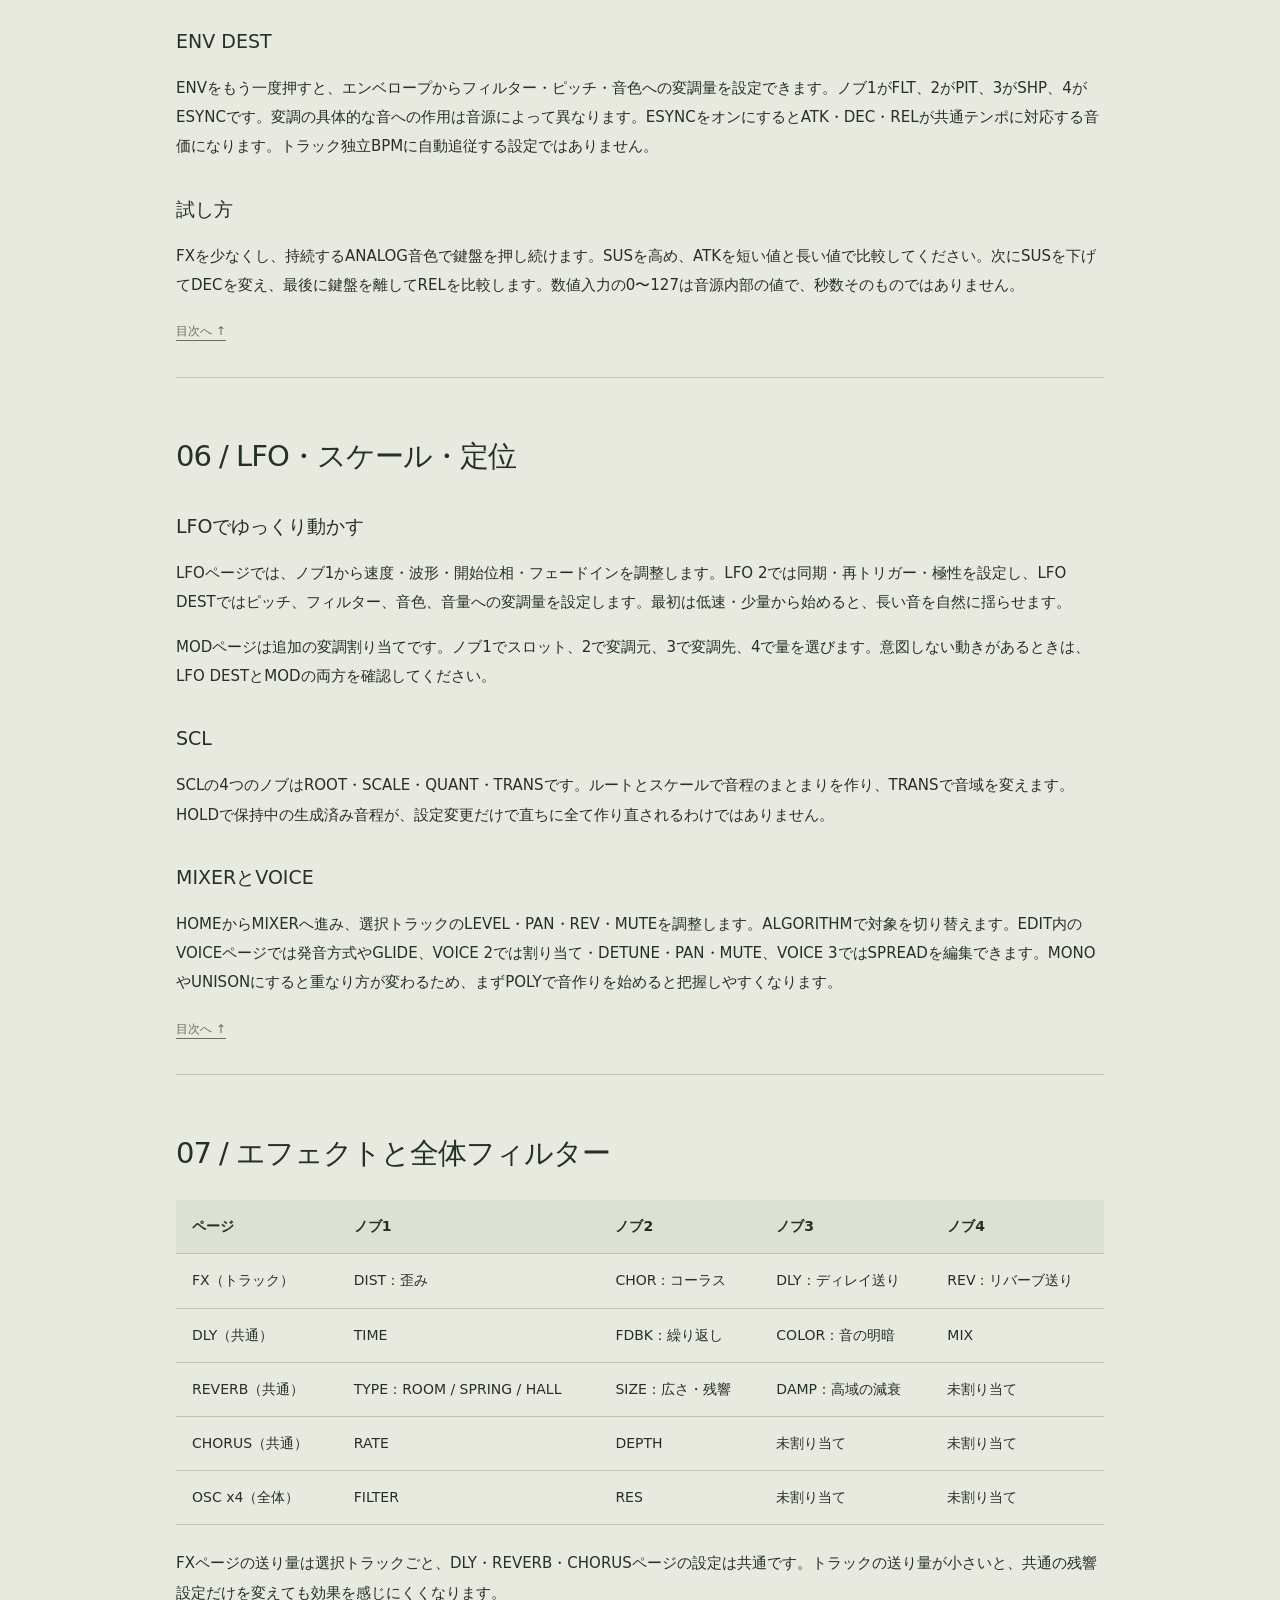
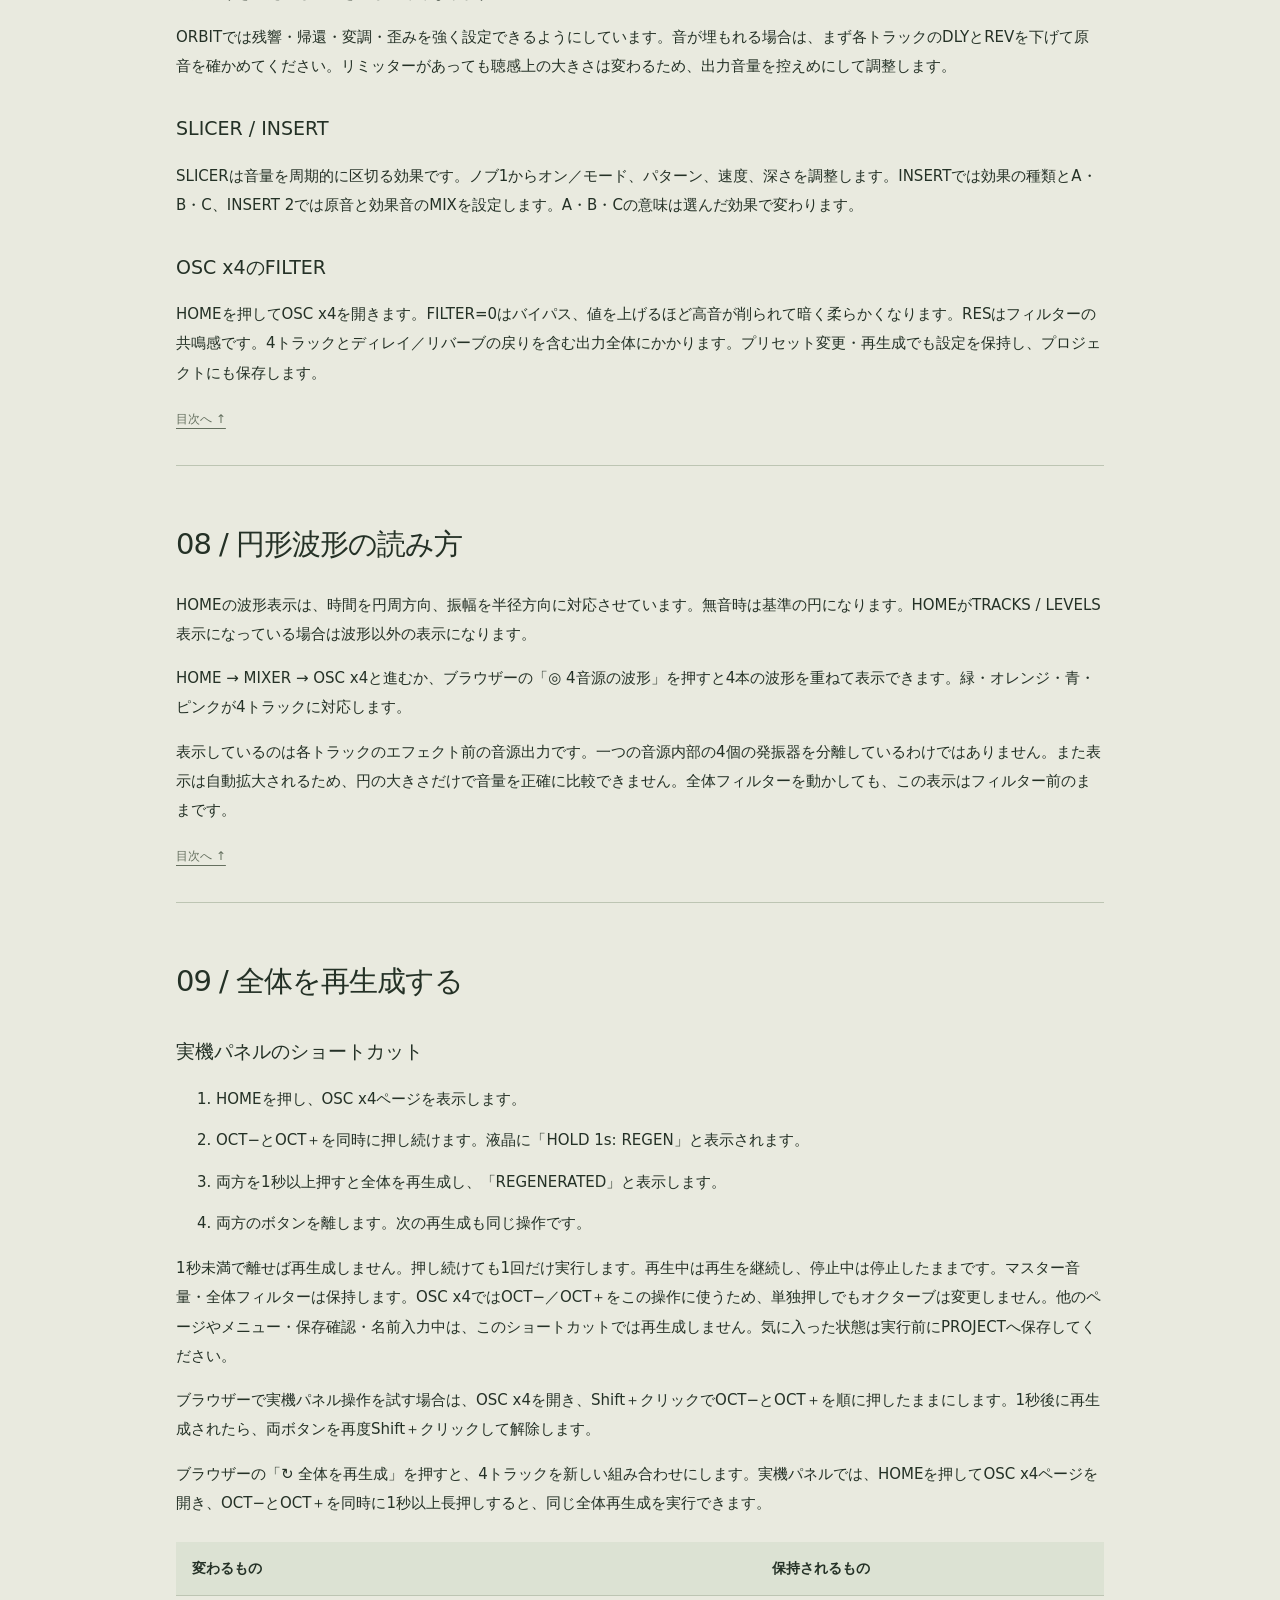
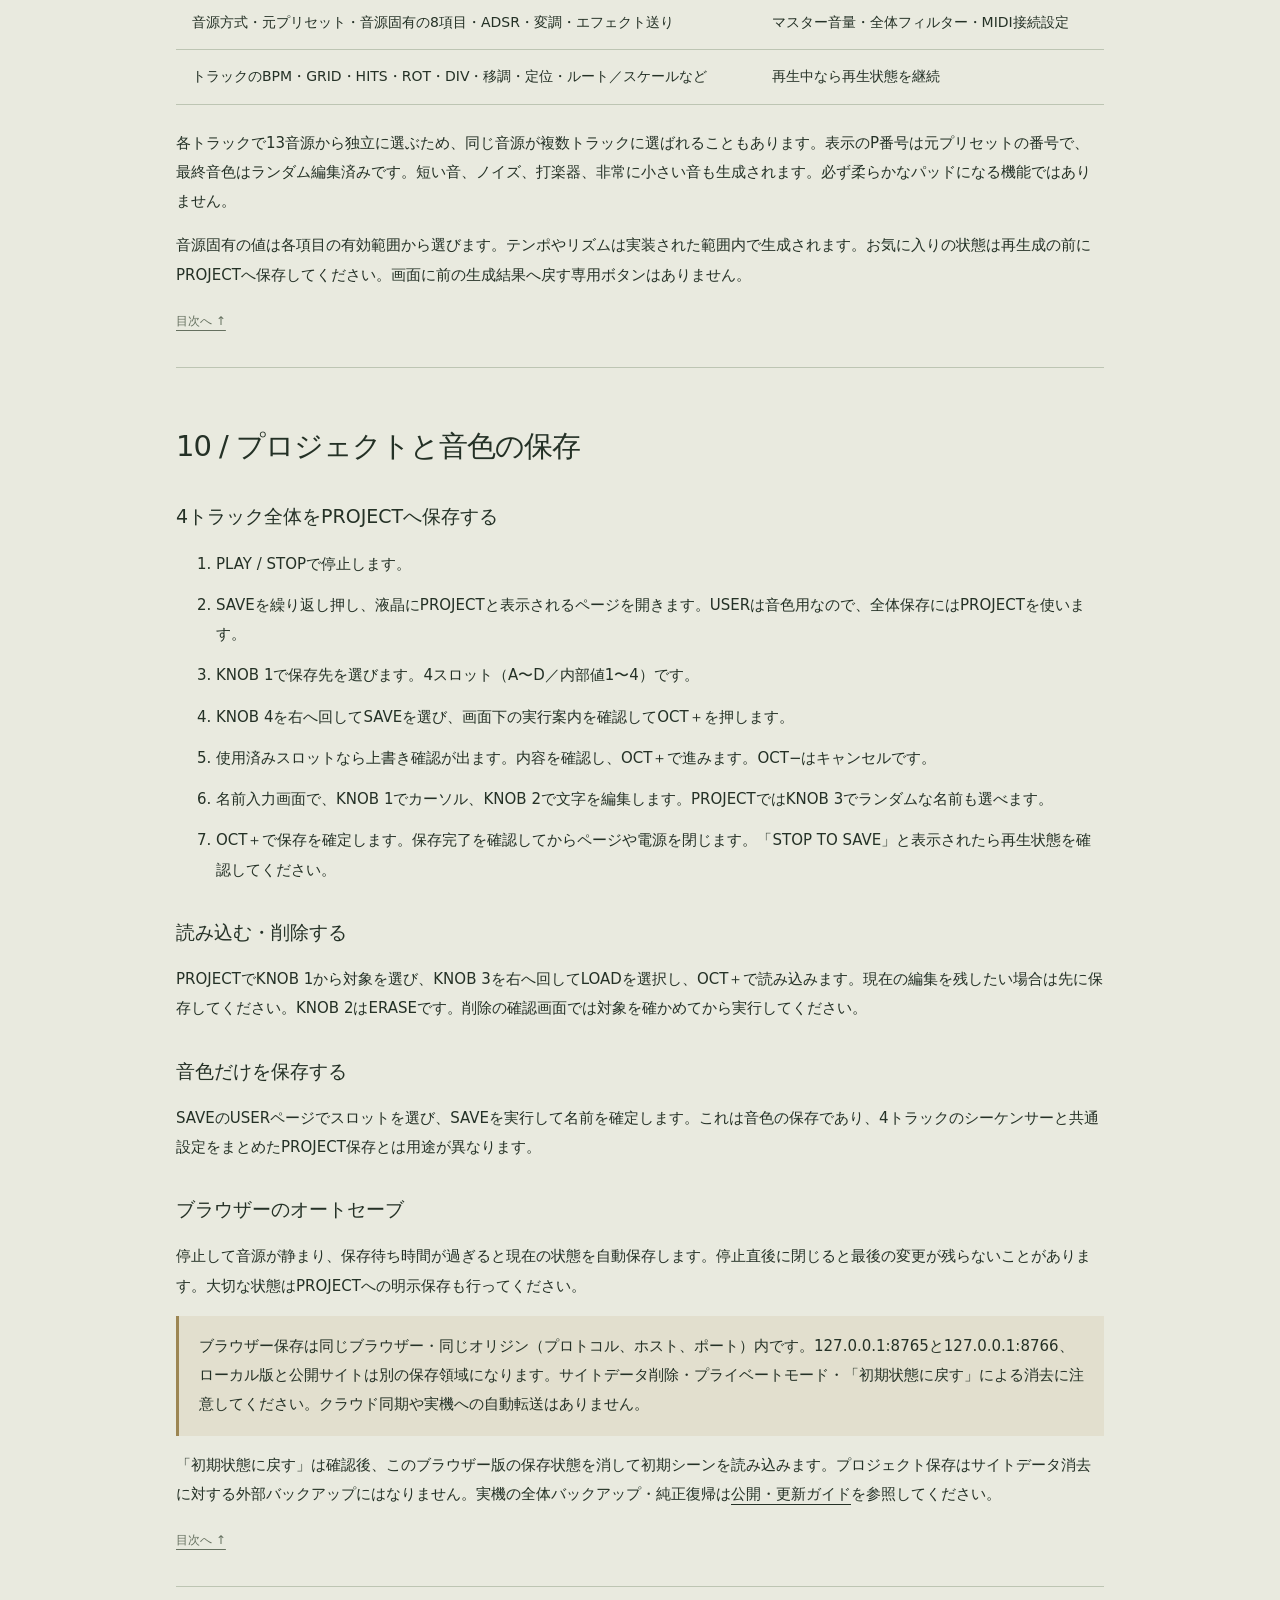
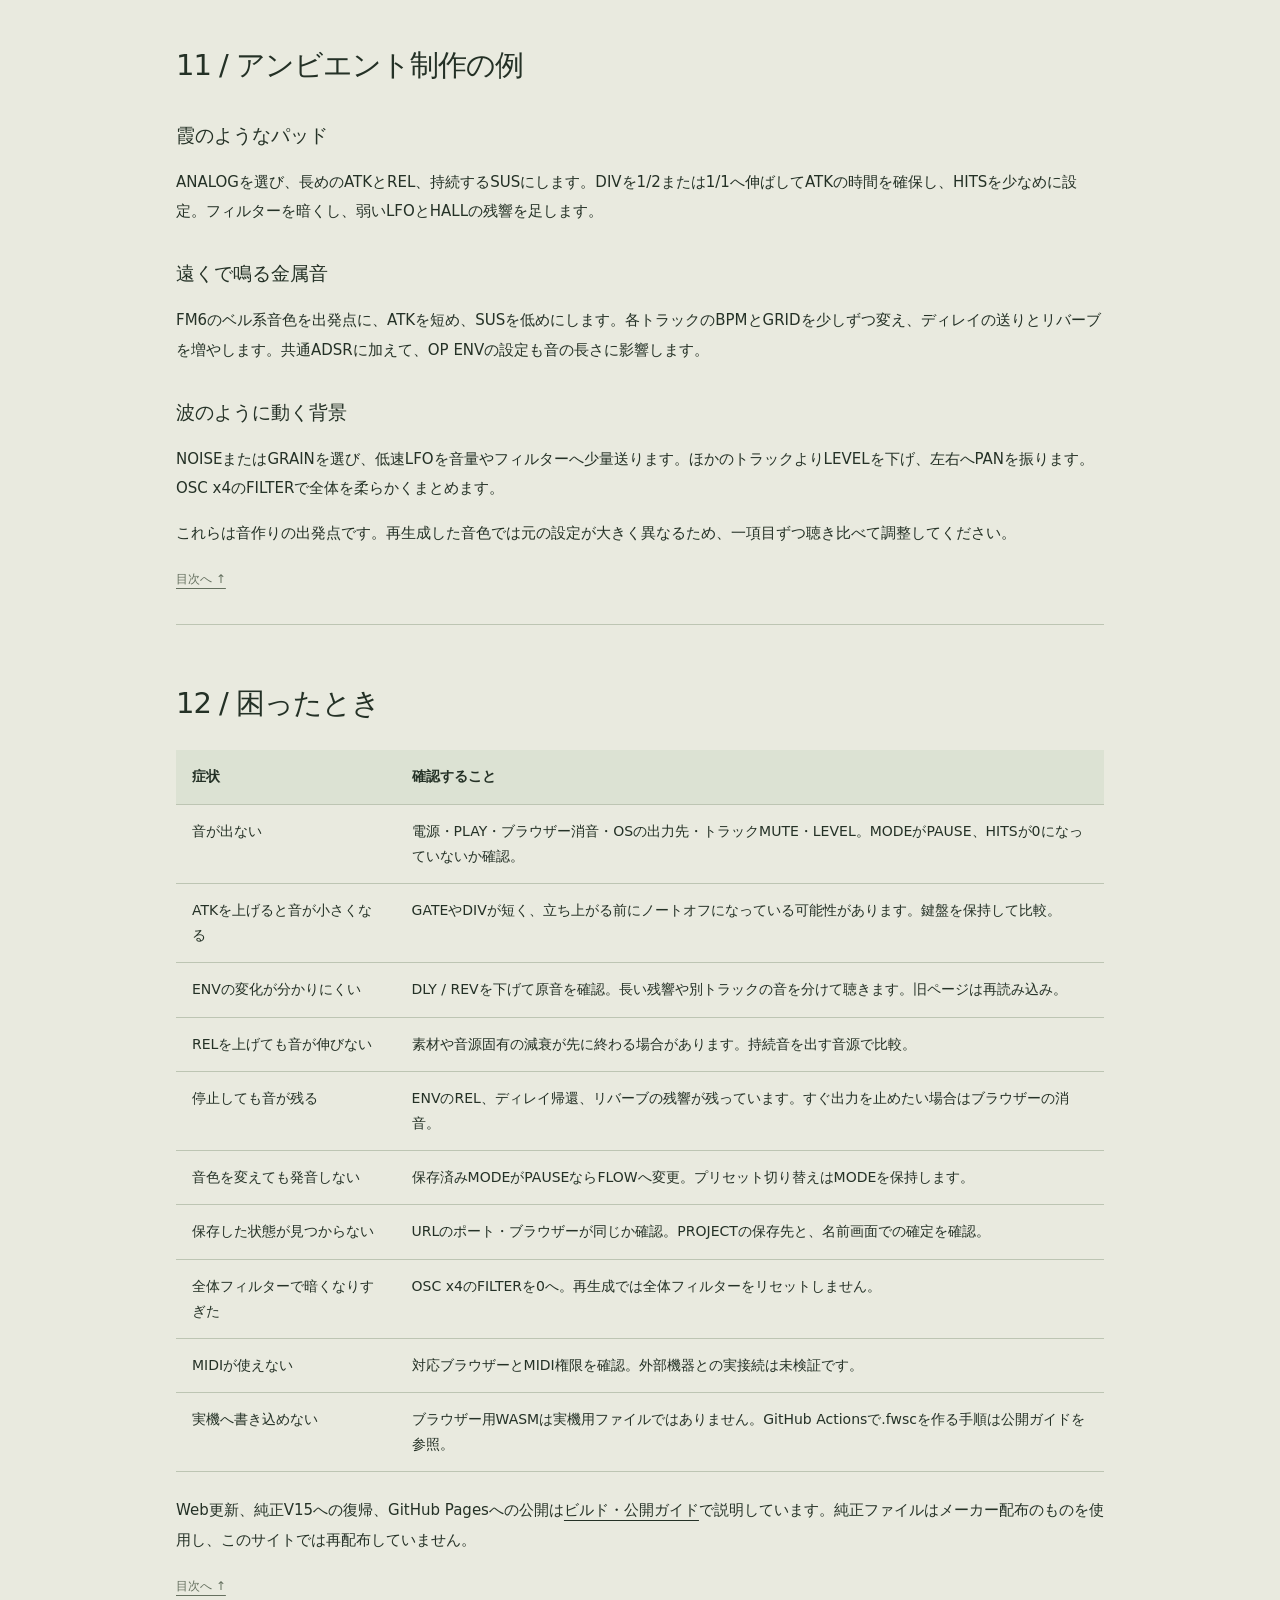
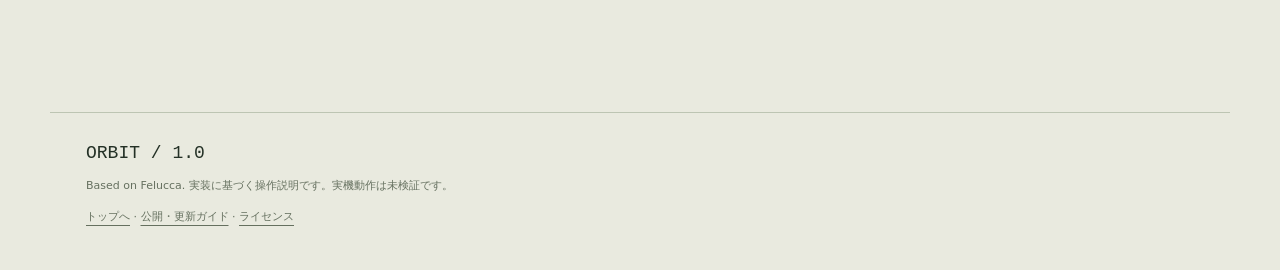
<file: web/orbit-site/manual.html>
<!doctype html><html lang="ja"><head><meta charset="utf-8"><meta name="viewport" content="width=device-width,initial-scale=1"><meta name="description" content="ORBIT 1.0操作マニュアル。独立ユークリッドシーケンサー、13音源、ADSR、エフェクト、全体フィルター、保存方法を解説。"><title>ORBIT 1.0 — 操作マニュアル</title><link rel="stylesheet" href="style.css"><link rel="stylesheet" href="manual.css"></head><body id="top"><header><a class="brand" href="./">ORBIT<span>1.0 / USER MANUAL</span></a><nav aria-label="サイトナビゲーション"><a href="./">トップ</a><a href="try/">試奏する</a><a href="guide.html">公開・更新ガイド</a></nav></header><main class="manual"><p class="eyebrow">PLAY / SHAPE / SAVE</p><h1>ORBIT 操作マニュアル</h1><p class="manual-lead">周期を組み、音を育て、風景を残す。<br>初めての一音から、4トラックの音作りと保存まで。</p><p class="fine">対象：ORBIT 1.0 ENV修正版 / 更新：2026年10月18日</p><nav class="contents" aria-label="目次"><a href="#start">01 / まず音を出す</a><a href="#panel">02 / パネルの基本操作</a><a href="#sequence">03 / ユークリッドシーケンサー</a><a href="#sound">04 / 音源と音色を選ぶ</a><a href="#envelope">05 / 発音エンベロープ（ENV）</a><a href="#modulation">06 / LFO・スケール・定位</a><a href="#effects">07 / エフェクトと全体フィルター</a><a href="#scope">08 / 円形波形の読み方</a><a href="#regenerate">09 / 全体を再生成する</a><a href="#save">10 / プロジェクトと音色の保存</a><a href="#recipes">11 / アンビエント制作の例</a><a href="#trouble">12 / 困ったとき</a></nav><section id="start"><h2>01 / まず音を出す</h2><p>ORBITは、4トラックそれぞれに異なる周期を与え、音色と残響を重ねるアンビエント制作環境です。ステップを一つずつ打ち込む代わりに、ユークリッドシーケンサーで発音位置を作ります。</p><ol><li><a href="try/">ブラウザー試奏</a>を開き、「電源を入れる」を押します。</li><li>「▶ 再生」またはパネルのPLAYを押します。初期シーンはゆっくり立ち上がるため、数秒待ってください。</li><li>トラック01〜04から一つ選び、BPMやHITSを変えます。</li><li>ENVで音の立ち上がり、FXで残響を調整します。</li><li>気に入ったら停止し、PROJECTに保存します。</li></ol><p class="note">このマニュアルはORBIT 1.0のENV修正版に対応します。実機風GUIと実機用ソースの操作を説明していますが、実機への書き込み・起動・純正復帰は未検証です。ブラウザー版はUSB接続なしで試せます。</p><div class="table-scroll"><table><thead><tr><th>初期トラック</th><th>音色</th><th>BPM</th><th>GRID / HITS</th></tr></thead><tbody><tr><td>01</td><td>MIST</td><td>43</td><td>13 / 4</td></tr><tr><td>02</td><td>VEIL</td><td>57</td><td>17 / 5</td></tr><tr><td>03</td><td>TIDAL</td><td>31</td><td>11 / 3</td></tr><tr><td>04</td><td>DUSK</td><td>67</td><td>19 / 7</td></tr></tbody></table></div><a class="back-top" href="#top">目次へ ↑</a></section><section id="panel"><h2>02 / パネルの基本操作</h2><div class="table-scroll"><table><thead><tr><th>操作子</th><th>役割</th></tr></thead><tbody><tr><td>ALGORITHM</td><td>編集対象のトラックを選択します。音源方式の選択とは異なります。</td></tr><tr><td>PRESETS</td><td>音色プリセットを切り替えます。</td></tr><tr><td>KNOB 1〜4</td><td>液晶下部の左から4項目に対応します。ページによって役割が変わります。</td></tr><tr><td>PLAY / STOP</td><td>全体の再生・停止。停止後もリリースと残響が残ることがあります。</td></tr><tr><td>SEQ</td><td>EUCLIDとPULSEを切り替えます。</td></tr><tr><td>ENV / LFO / FX / SCL / EDIT</td><td>対応する編集ページを開きます。同じボタンを押すと同じ系統の次のページへ進みます。</td></tr><tr><td>HOME</td><td>HOME → MIXER → OSC x4 → CLOCKを巡回します。</td></tr><tr><td>SAVE</td><td>USER → PRESETS → PHRASES → PROJECT → TOOLSを巡回します。音色保存とプロジェクト保存は別です。</td></tr><tr><td>OCT− / OCT＋</td><td>通常は鍵盤のオクターブ変更。保存画面などではキャンセル・実行・確定に使います。画面下の案内を確認してください。</td></tr></tbody></table></div><h3>ブラウザーでの操作</h3><p>ノブは上下ドラッグ、ホイール、フォーカスを当てた状態の矢印キーで操作できます。Shiftを押しながらボタンをクリックすると押したままの状態になり、再操作で解除します。画面上の数値入力とトラックボタンはブラウザー専用の補助操作です。</p><p>トラックボタンを押すと、そのトラックのEUCLID画面が開きます。「消音」はブラウザー出力を止める操作で、シーケンサーの停止とは異なります。</p><a class="back-top" href="#top">目次へ ↑</a></section><section id="sequence"><h2>03 / ユークリッドシーケンサー</h2><p>GRID個の区切りの中に、HITS個の発音をなるべく均等に配置します。たとえばGRID=8、HITS=3なら、8区切りを一周する間に3回発音します。ROTで配置を回転させます。4トラックのテンポと周期は独立しています。</p><h3>実機パネルでの設定</h3><ol><li>ALGORITHMでトラックを選びます。</li><li>SEQを押してEUCLIDを表示します。</li><li>KNOB 1〜4でBPM・LEN・HITS・ROTを編集します。LENはブラウザー欄のGRIDと同じ意味です。</li><li>SEQをもう一度押してPULSEへ移動し、DIV・GATE・MODE・TRNを設定します。</li><li>PLAYを押します。再生中も変更できます。</li></ol><div class="table-scroll"><table><thead><tr><th>ページ</th><th>ノブ</th><th>項目</th><th>働き</th></tr></thead><tbody><tr><td>EUCLID</td><td>1</td><td>BPM</td><td>10〜120。選択トラックのテンポ。</td></tr><tr><td>EUCLID</td><td>2</td><td>LEN / GRID</td><td>1〜64。一周の区切り数。</td></tr><tr><td>EUCLID</td><td>3</td><td>HITS</td><td>発音数。0は無発音。GRIDより大きくても実際の発音数はGRIDまでです。</td></tr><tr><td>EUCLID</td><td>4</td><td>ROT</td><td>発音位置を回転。内部値0〜63をGRIDで折り返して使用します。</td></tr><tr><td>PULSE</td><td>1</td><td>DIV</td><td>各区切りの音価。1/4は1拍に1区切り、1/8は1拍に2区切り。</td></tr><tr><td>PULSE</td><td>2</td><td>GATE</td><td>各発音でノートを保持する長さ。ノートオフ後はENVのRELに従います。</td></tr><tr><td>PULSE</td><td>3</td><td>MODE</td><td>FLOW / HOLD / PAUSE。下記参照。</td></tr><tr><td>PULSE</td><td>4</td><td>TRN</td><td>選択トラックの移調。</td></tr></tbody></table></div><h3>FLOW・HOLD・PAUSE</h3><ul><li><strong>FLOW：</strong>初期モード。発音位置の音程を徐々に再生成します。毎回必ず違う音になるわけではありません。</li><li><strong>HOLD：</strong>すでに生成された音程を保持します。GRIDやHITSを変えて未生成の位置が有効になると、その位置の音程は新たに生成されます。</li><li><strong>PAUSE：</strong>そのトラックの新しい発音を休止します。鳴っている余韻は直ちには消えません。</li></ul><p>DIVは1/4、1/8、1/16、1/32、8T、16T、1/2、1/1、2BAR、4BARを選べます。Tは三連の分割です。長いDIVと長いGATEを組み合わせると、ゆっくり立ち上がる音を作りやすくなります。</p><p class="note">CLOCKの共通BPMやSELECTを変えても、ORBITの各トラックのBPMは変わりません。外部MIDIクロックで4トラックを共通テンポへ同期させる用途には対応していません。</p><h3>重なりを作る例</h3><p>トラック1をBPM=40、GRID=13、HITS=3、トラック2をBPM=53、GRID=17、HITS=4にします。両方をFLOW、DIV=1/4から始め、片方のROTを少し変えてください。音の重なる位置が時間とともに移動します。</p><a class="back-top" href="#top">目次へ ↑</a></section><section id="sound"><h2>04 / 音源と音色を選ぶ</h2><p>まずトラックを選び、PRESETSを回して音色を探します。SAVEからPRESETSページを開くと音色リストを使えます。EDIT 1 / EDIT 2には、その音源固有の8項目が4項目ずつ表示されます。ノブ名は方式・モードによって変わるため、液晶に表示されたラベルを基準に操作してください。</p><div class="table-scroll"><table><thead><tr><th>音源</th><th>音作りの方向</th></tr></thead><tbody><tr><td>ANALOG</td><td>波形・フィルターを使う基本的なシンセ。柔らかいパッドの出発点。</td></tr><tr><td>FM6</td><td>6オペレーターFM。倍音の多いベル、金属音、変化するパッド。</td></tr><tr><td>PHASE</td><td>位相を扱う音源。輪郭や倍音の変化を探します。</td></tr><tr><td>LOFI</td><td>チップ音・粗いデジタル質感。STEPモードも共通ADSRが効きます。</td></tr><tr><td>SAMPLE</td><td>サンプル素材を使った音色。素材自体の長さが発音に影響します。</td></tr><tr><td>VOICE</td><td>声を思わせるフォルマント音色。</td></tr><tr><td>TRIO</td><td>複数の音を重ねた厚みのある音色。</td></tr><tr><td>WHEEL</td><td>オルガン系の持続する倍音。</td></tr><tr><td>GRAIN</td><td>粒状に分解したテクスチャー。</td></tr><tr><td>PHYS</td><td>物理モデルによる弦や共鳴の質感。</td></tr><tr><td>NOISE</td><td>ノイズを中心にした風・ざわめき・背景音。</td></tr><tr><td>SLICE</td><td>素材を区切って鳴らす音源。</td></tr><tr><td>DRUM</td><td>打楽器キット。短い打音を残響で広げる用途にも使えます。</td></tr></tbody></table></div><p>再生中のプリセット切り替えでも、BPM・GRID・HITS・ROT・DIV・GATE・MODE・移調を保持し、次の発音を続けます。音源切り替えでは現在の発音を解放するため、音が完全につながったまま切り替わることを保証するものではありません。</p><h3>音色編集の進め方</h3><ol><li>一つのトラックだけを聴ける状態にします。</li><li>FXのDLYとREVを一度減らして原音を確認します。</li><li>EDITで音の素材・倍音を決めます。</li><li>ENVで発音の輪郭を作り、LFOでゆっくり揺らします。</li><li>最後にFXを戻して空間に広げます。</li></ol><a class="back-top" href="#top">目次へ ↑</a></section><section id="envelope"><h2>05 / 発音エンベロープ（ENV）</h2><div class="table-scroll"><table><thead><tr><th>ノブ</th><th>表示</th><th>働き</th></tr></thead><tbody><tr><td>1</td><td>ATK</td><td>発音開始から最大音量へ向かう時間。上げるとゆっくり立ち上がります。</td></tr><tr><td>2</td><td>DEC</td><td>最大音量からSUSの音量へ向かう時間。</td></tr><tr><td>3</td><td>SUS</td><td>ノートが保持されている間に向かう音量。時間の設定ではありません。</td></tr><tr><td>4</td><td>REL</td><td>ノートオフから消えるまでの余韻。</td></tr></tbody></table></div><p>全13音源で共通ADSRが音量に作用します。FM6のオペレーターエンベロープや打楽器固有の減衰は、その内側で引き続き作用します。FM6のOP ENVは各オペレーターの音色変化、通常のENVはトラックの発音の輪郭を調整するものです。</p><p class="note">GATEが短すぎると、長いATKの途中でノートオフになります。音が小さい場合はまずGATEやDIVを長くしてください。また、サンプルや打楽器が先に鳴り終わった場合、RELを上げても終了した音を引き延ばすことはできません。リバーブの余韻はRELとは別に残ります。</p><h3>ENV DEST</h3><p>ENVをもう一度押すと、エンベロープからフィルター・ピッチ・音色への変調量を設定できます。ノブ1がFLT、2がPIT、3がSHP、4がESYNCです。変調の具体的な音への作用は音源によって異なります。ESYNCをオンにするとATK・DEC・RELが共通テンポに対応する音価になります。トラック独立BPMに自動追従する設定ではありません。</p><h3>試し方</h3><p>FXを少なくし、持続するANALOG音色で鍵盤を押し続けます。SUSを高め、ATKを短い値と長い値で比較してください。次にSUSを下げてDECを変え、最後に鍵盤を離してRELを比較します。数値入力の0〜127は音源内部の値で、秒数そのものではありません。</p><a class="back-top" href="#top">目次へ ↑</a></section><section id="modulation"><h2>06 / LFO・スケール・定位</h2><h3>LFOでゆっくり動かす</h3><p>LFOページでは、ノブ1から速度・波形・開始位相・フェードインを調整します。LFO 2では同期・再トリガー・極性を設定し、LFO DESTではピッチ、フィルター、音色、音量への変調量を設定します。最初は低速・少量から始めると、長い音を自然に揺らせます。</p><p>MODページは追加の変調割り当てです。ノブ1でスロット、2で変調元、3で変調先、4で量を選びます。意図しない動きがあるときは、LFO DESTとMODの両方を確認してください。</p><h3>SCL</h3><p>SCLの4つのノブはROOT・SCALE・QUANT・TRANSです。ルートとスケールで音程のまとまりを作り、TRANSで音域を変えます。HOLDで保持中の生成済み音程が、設定変更だけで直ちに全て作り直されるわけではありません。</p><h3>MIXERとVOICE</h3><p>HOMEからMIXERへ進み、選択トラックのLEVEL・PAN・REV・MUTEを調整します。ALGORITHMで対象を切り替えます。EDIT内のVOICEページでは発音方式やGLIDE、VOICE 2では割り当て・DETUNE・PAN・MUTE、VOICE 3ではSPREADを編集できます。MONOやUNISONにすると重なり方が変わるため、まずPOLYで音作りを始めると把握しやすくなります。</p><a class="back-top" href="#top">目次へ ↑</a></section><section id="effects"><h2>07 / エフェクトと全体フィルター</h2><div class="table-scroll"><table><thead><tr><th>ページ</th><th>ノブ1</th><th>ノブ2</th><th>ノブ3</th><th>ノブ4</th></tr></thead><tbody><tr><td>FX（トラック）</td><td>DIST：歪み</td><td>CHOR：コーラス</td><td>DLY：ディレイ送り</td><td>REV：リバーブ送り</td></tr><tr><td>DLY（共通）</td><td>TIME</td><td>FDBK：繰り返し</td><td>COLOR：音の明暗</td><td>MIX</td></tr><tr><td>REVERB（共通）</td><td>TYPE：ROOM / SPRING / HALL</td><td>SIZE：広さ・残響</td><td>DAMP：高域の減衰</td><td>未割り当て</td></tr><tr><td>CHORUS（共通）</td><td>RATE</td><td>DEPTH</td><td>未割り当て</td><td>未割り当て</td></tr><tr><td>OSC x4（全体）</td><td>FILTER</td><td>RES</td><td>未割り当て</td><td>未割り当て</td></tr></tbody></table></div><p>FXページの送り量は選択トラックごと、DLY・REVERB・CHORUSページの設定は共通です。トラックの送り量が小さいと、共通の残響設定だけを変えても効果を感じにくくなります。</p><p>ORBITでは残響・帰還・変調・歪みを強く設定できるようにしています。音が埋もれる場合は、まず各トラックのDLYとREVを下げて原音を確かめてください。リミッターがあっても聴感上の大きさは変わるため、出力音量を控えめにして調整します。</p><h3>SLICER / INSERT</h3><p>SLICERは音量を周期的に区切る効果です。ノブ1からオン／モード、パターン、速度、深さを調整します。INSERTでは効果の種類とA・B・C、INSERT 2では原音と効果音のMIXを設定します。A・B・Cの意味は選んだ効果で変わります。</p><h3>OSC x4のFILTER</h3><p>HOMEを押してOSC x4を開きます。FILTER=0はバイパス、値を上げるほど高音が削られて暗く柔らかくなります。RESはフィルターの共鳴感です。4トラックとディレイ／リバーブの戻りを含む出力全体にかかります。プリセット変更・再生成でも設定を保持し、プロジェクトにも保存します。</p><a class="back-top" href="#top">目次へ ↑</a></section><section id="scope"><h2>08 / 円形波形の読み方</h2><p>HOMEの波形表示は、時間を円周方向、振幅を半径方向に対応させています。無音時は基準の円になります。HOMEがTRACKS / LEVELS表示になっている場合は波形以外の表示になります。</p><p>HOME → MIXER → OSC x4と進むか、ブラウザーの「◎ 4音源の波形」を押すと4本の波形を重ねて表示できます。緑・オレンジ・青・ピンクが4トラックに対応します。</p><p>表示しているのは各トラックのエフェクト前の音源出力です。一つの音源内部の4個の発振器を分離しているわけではありません。また表示は自動拡大されるため、円の大きさだけで音量を正確に比較できません。全体フィルターを動かしても、この表示はフィルター前のままです。</p><a class="back-top" href="#top">目次へ ↑</a></section><section id="regenerate"><h2>09 / 全体を再生成する</h2><h3>実機パネルのショートカット</h3><ol><li>HOMEを押し、OSC x4ページを表示します。</li><li>OCT−とOCT＋を同時に押し続けます。液晶に「HOLD 1s: REGEN」と表示されます。</li><li>両方を1秒以上押すと全体を再生成し、「REGENERATED」と表示します。</li><li>両方のボタンを離します。次の再生成も同じ操作です。</li></ol><p>1秒未満で離せば再生成しません。押し続けても1回だけ実行します。再生中は再生を継続し、停止中は停止したままです。マスター音量・全体フィルターは保持します。OSC x4ではOCT−／OCT＋をこの操作に使うため、単独押しでもオクターブは変更しません。他のページやメニュー・保存確認・名前入力中は、このショートカットでは再生成しません。気に入った状態は実行前にPROJECTへ保存してください。</p><p>ブラウザーで実機パネル操作を試す場合は、OSC x4を開き、Shift＋クリックでOCT−とOCT＋を順に押したままにします。1秒後に再生成されたら、両ボタンを再度Shift＋クリックして解除します。</p><p>ブラウザーの「↻ 全体を再生成」を押すと、4トラックを新しい組み合わせにします。実機パネルでは、HOMEを押してOSC x4ページを開き、OCT−とOCT＋を同時に1秒以上長押しすると、同じ全体再生成を実行できます。</p><div class="table-scroll"><table><thead><tr><th>変わるもの</th><th>保持されるもの</th></tr></thead><tbody><tr><td>音源方式・元プリセット・音源固有の8項目・ADSR・変調・エフェクト送り</td><td>マスター音量・全体フィルター・MIDI接続設定</td></tr><tr><td>トラックのBPM・GRID・HITS・ROT・DIV・移調・定位・ルート／スケールなど</td><td>再生中なら再生状態を継続</td></tr></tbody></table></div><p>各トラックで13音源から独立に選ぶため、同じ音源が複数トラックに選ばれることもあります。表示のP番号は元プリセットの番号で、最終音色はランダム編集済みです。短い音、ノイズ、打楽器、非常に小さい音も生成されます。必ず柔らかなパッドになる機能ではありません。</p><p>音源固有の値は各項目の有効範囲から選びます。テンポやリズムは実装された範囲内で生成されます。お気に入りの状態は再生成の前にPROJECTへ保存してください。画面に前の生成結果へ戻す専用ボタンはありません。</p><a class="back-top" href="#top">目次へ ↑</a></section><section id="save"><h2>10 / プロジェクトと音色の保存</h2><h3>4トラック全体をPROJECTへ保存する</h3><ol><li>PLAY / STOPで停止します。</li><li>SAVEを繰り返し押し、液晶にPROJECTと表示されるページを開きます。USERは音色用なので、全体保存にはPROJECTを使います。</li><li>KNOB 1で保存先を選びます。4スロット（A〜D／内部値1〜4）です。</li><li>KNOB 4を右へ回してSAVEを選び、画面下の実行案内を確認してOCT＋を押します。</li><li>使用済みスロットなら上書き確認が出ます。内容を確認し、OCT＋で進みます。OCT−はキャンセルです。</li><li>名前入力画面で、KNOB 1でカーソル、KNOB 2で文字を編集します。PROJECTではKNOB 3でランダムな名前も選べます。</li><li>OCT＋で保存を確定します。保存完了を確認してからページや電源を閉じます。「STOP TO SAVE」と表示されたら再生状態を確認してください。</li></ol><h3>読み込む・削除する</h3><p>PROJECTでKNOB 1から対象を選び、KNOB 3を右へ回してLOADを選択し、OCT＋で読み込みます。現在の編集を残したい場合は先に保存してください。KNOB 2はERASEです。削除の確認画面では対象を確かめてから実行してください。</p><h3>音色だけを保存する</h3><p>SAVEのUSERページでスロットを選び、SAVEを実行して名前を確定します。これは音色の保存であり、4トラックのシーケンサーと共通設定をまとめたPROJECT保存とは用途が異なります。</p><h3>ブラウザーのオートセーブ</h3><p>停止して音源が静まり、保存待ち時間が過ぎると現在の状態を自動保存します。停止直後に閉じると最後の変更が残らないことがあります。大切な状態はPROJECTへの明示保存も行ってください。</p><p class="note">ブラウザー保存は同じブラウザー・同じオリジン（プロトコル、ホスト、ポート）内です。127.0.0.1:8765と127.0.0.1:8766、ローカル版と公開サイトは別の保存領域になります。サイトデータ削除・プライベートモード・「初期状態に戻す」による消去に注意してください。クラウド同期や実機への自動転送はありません。</p><p>「初期状態に戻す」は確認後、このブラウザー版の保存状態を消して初期シーンを読み込みます。プロジェクト保存はサイトデータ消去に対する外部バックアップにはなりません。実機の全体バックアップ・純正復帰は<a href="guide.html">公開・更新ガイド</a>を参照してください。</p><a class="back-top" href="#top">目次へ ↑</a></section><section id="recipes"><h2>11 / アンビエント制作の例</h2><h3>霞のようなパッド</h3><p>ANALOGを選び、長めのATKとREL、持続するSUSにします。DIVを1/2または1/1へ伸ばしてATKの時間を確保し、HITSを少なめに設定。フィルターを暗くし、弱いLFOとHALLの残響を足します。</p><h3>遠くで鳴る金属音</h3><p>FM6のベル系音色を出発点に、ATKを短め、SUSを低めにします。各トラックのBPMとGRIDを少しずつ変え、ディレイの送りとリバーブを増やします。共通ADSRに加えて、OP ENVの設定も音の長さに影響します。</p><h3>波のように動く背景</h3><p>NOISEまたはGRAINを選び、低速LFOを音量やフィルターへ少量送ります。ほかのトラックよりLEVELを下げ、左右へPANを振ります。OSC x4のFILTERで全体を柔らかくまとめます。</p><p>これらは音作りの出発点です。再生成した音色では元の設定が大きく異なるため、一項目ずつ聴き比べて調整してください。</p><a class="back-top" href="#top">目次へ ↑</a></section><section id="trouble"><h2>12 / 困ったとき</h2><div class="table-scroll"><table><thead><tr><th>症状</th><th>確認すること</th></tr></thead><tbody><tr><td>音が出ない</td><td>電源・PLAY・ブラウザー消音・OSの出力先・トラックMUTE・LEVEL。MODEがPAUSE、HITSが0になっていないか確認。</td></tr><tr><td>ATKを上げると音が小さくなる</td><td>GATEやDIVが短く、立ち上がる前にノートオフになっている可能性があります。鍵盤を保持して比較。</td></tr><tr><td>ENVの変化が分かりにくい</td><td>DLY / REVを下げて原音を確認。長い残響や別トラックの音を分けて聴きます。旧ページは再読み込み。</td></tr><tr><td>RELを上げても音が伸びない</td><td>素材や音源固有の減衰が先に終わる場合があります。持続音を出す音源で比較。</td></tr><tr><td>停止しても音が残る</td><td>ENVのREL、ディレイ帰還、リバーブの残響が残っています。すぐ出力を止めたい場合はブラウザーの消音。</td></tr><tr><td>音色を変えても発音しない</td><td>保存済みMODEがPAUSEならFLOWへ変更。プリセット切り替えはMODEを保持します。</td></tr><tr><td>保存した状態が見つからない</td><td>URLのポート・ブラウザーが同じか確認。PROJECTの保存先と、名前画面での確定を確認。</td></tr><tr><td>全体フィルターで暗くなりすぎた</td><td>OSC x4のFILTERを0へ。再生成では全体フィルターをリセットしません。</td></tr><tr><td>MIDIが使えない</td><td>対応ブラウザーとMIDI権限を確認。外部機器との実接続は未検証です。</td></tr><tr><td>実機へ書き込めない</td><td>ブラウザー用WASMは実機用ファイルではありません。GitHub Actionsで.fwscを作る手順は公開ガイドを参照。</td></tr></tbody></table></div><p>Web更新、純正V15への復帰、GitHub Pagesへの公開は<a href="guide.html">ビルド・公開ガイド</a>で説明しています。純正ファイルはメーカー配布のものを使用し、このサイトでは再配布していません。</p><a class="back-top" href="#top">目次へ ↑</a></section></main><footer><strong>ORBIT / 1.0</strong><p>Based on Felucca. 実装に基づく操作説明です。実機動作は未検証です。</p><a href="./">トップへ</a> · <a href="guide.html">公開・更新ガイド</a> · <a href="firmware/LICENSING.md">ライセンス</a></footer></body></html>
</file>
<file: web/orbit-site/style.css>
:root{--paper:#e9eadf;--ink:#243126;--muted:#65705f;--line:#bdc5b3;--accent:#2f513a}*{box-sizing:border-box}html{scroll-behavior:smooth;scroll-padding-top:30px}body{margin:0;background:var(--paper);color:var(--ink);font-family:system-ui,-apple-system,'Hiragino Kaku Gothic ProN',sans-serif;line-height:1.85}a{color:inherit;text-underline-offset:5px}header,main,footer{max-width:1180px;margin:auto;padding:0 36px}header{padding-top:30px;display:flex;justify-content:space-between;align-items:center;gap:24px}.brand{font-size:29px;font-weight:700;letter-spacing:-1px;text-decoration:none}.brand span{display:block;font:9px monospace;letter-spacing:1.5px}nav{display:flex;gap:25px;font-size:12px}nav a{text-decoration:none}.hero{display:grid;grid-template-columns:1.1fr 1fr;align-items:center;min-height:660px;gap:30px}.eyebrow{font:11px monospace;letter-spacing:2px;color:var(--muted)}h1{font-size:clamp(42px,5vw,66px);line-height:1.4;letter-spacing:-2px;font-weight:500;margin:35px 0 24px}.lead{font-size:15px;color:var(--muted);line-height:2.2}.actions{display:flex;gap:12px;align-items:center;flex-wrap:wrap;margin-top:30px}.button{border:1px solid var(--line);padding:13px 20px;text-decoration:none;border-radius:5px;font-size:13px;display:inline-flex;gap:28px;align-items:center;justify-content:center}.button:hover{background:#d8dfce}.button.primary{background:var(--accent);color:#f2f4eb;border-color:var(--accent)}.button.primary:hover{background:#42664c}.status,.fine{font-size:11px;color:var(--muted);max-width:750px}.status{margin-top:20px}.orbital{position:relative}#orbits{width:100%;display:block}.orbit-label{position:absolute;inset:45% 0 auto;text-align:center;font:11px monospace;letter-spacing:2px}.orbit-label span{font-size:8px;display:block;margin-top:12px}.spec{border-block:1px solid var(--line);display:grid;grid-template-columns:repeat(4,1fr);padding:28px 0;gap:20px}.spec>span{font:30px monospace}.spec small{display:block;font:9px monospace;letter-spacing:1px;margin-top:10px;color:var(--muted)}.story{padding:85px 0}.split{display:grid;grid-template-columns:1fr 1fr;gap:70px}.split p{font-size:14px}h2{font-size:clamp(28px,3vw,40px);font-weight:500;line-height:1.55;letter-spacing:-1px}h3{font-size:19px;font-weight:500;margin:12px 0}.features{display:grid;grid-template-columns:repeat(3,1fr);gap:36px;margin-top:50px}.features article{border-top:1px solid var(--line);padding-top:24px}.features span{font:10px monospace;color:var(--muted)}.features p{font-size:13px;color:var(--muted)}.try{background:#dae0ce;border-radius:12px;padding:40px;display:flex;align-items:center;justify-content:space-between;gap:25px}.try h2{font-size:29px}.try p{font-size:13px}.notice{border-left:2px solid #8e713f;padding-left:18px;color:#705d3c}.steps{padding:0;list-style:none;display:grid;grid-template-columns:repeat(3,1fr);gap:30px;margin:30px 0}.steps li{display:flex;gap:16px}.steps b{font:14px monospace;color:var(--muted);padding-top:16px}.steps p{font-size:13px;color:var(--muted)}.restore{background:#253d2d;color:#edf0e5;padding:50px;border-radius:12px}.restore .eyebrow,.restore .fine{color:#b3c0ac}.restore p{max-width:760px;font-size:14px}.restore .button:hover{color:#233729}.faq{max-width:850px}details{border-bottom:1px solid var(--line);padding:19px 0}summary{cursor:pointer;font-size:15px}details p{font-size:13px;color:var(--muted)}footer{border-top:1px solid var(--line);padding-top:30px;padding-bottom:40px;font-size:11px;color:var(--muted)}footer strong{font:18px monospace;color:var(--ink)}:focus-visible{outline:3px solid #c89043;outline-offset:4px}code{font-size:12px}.guide{max-width:820px;padding-top:50px;padding-bottom:80px}.guide h2{margin-top:55px}.guide pre{overflow:auto;background:#dce1d2;padding:20px;line-height:1.6}.guide li{margin-bottom:12px}@media(max-width:760px){header,main,footer{padding-inline:22px}header{align-items:start}nav{gap:12px;font-size:10px;flex-wrap:wrap;justify-content:flex-end}.brand span{font-size:7px}.hero{grid-template-columns:1fr;min-height:0;padding:60px 0 35px;gap:0}.orbital{max-width:350px;margin:auto}.split{grid-template-columns:1fr;gap:10px}.features,.steps{grid-template-columns:1fr;gap:22px}.spec{grid-template-columns:repeat(2,1fr)}.story{padding:55px 0}.try{padding:26px;display:block}.restore{padding:26px}.try .button{margin-top:20px}h1{margin-top:25px}.guide{padding-top:30px}}
</file>
<file: web/orbit-site/manual.css>
.manual{max-width:1000px;padding-top:44px;padding-bottom:80px}.manual h1{font-size:clamp(32px,5vw,54px)}.manual-lead{font-size:18px;color:var(--muted)}.contents{display:grid;grid-template-columns:1fr 1fr;gap:0;margin:40px 0;background:#dce2d3;padding:20px 28px;border-radius:10px}.contents a{padding:12px 0;font-size:14px;text-decoration:none;border-bottom:1px solid var(--line)}.contents a:hover{text-decoration:underline}.manual section{padding:32px 0;border-top:1px solid var(--line);scroll-margin-top:24px}.manual h2{font-size:29px}.manual h3{margin-top:30px}.manual p,.manual li{font-size:15px;line-height:1.95}.manual li{margin-bottom:12px}.table-scroll{overflow-x:auto;margin:24px 0}table{border-collapse:collapse;width:100%;font-size:14px;line-height:1.8}th,td{text-align:left;padding:14px 16px;border-bottom:1px solid var(--line);vertical-align:top}th{background:#dce2d3;font-weight:600}td:first-child{min-width:90px;font-weight:500}.note{background:#e2dfce;border-left:3px solid #9c8653;padding:16px 20px}.back-top{font-size:12px;color:var(--muted)}@media(max-width:620px){.contents{grid-template-columns:1fr;padding:16px;justify-content:stretch}.manual h2{font-size:25px}.manual p,.manual li{font-size:14px}th,td{padding:10px;min-width:95px}.manual section{padding:24px 0}}@media print{header,footer,.contents,.back-top{display:none}.manual{max-width:none;padding:0}body{background:white;color:black}.manual section{break-inside:auto}.table-scroll{overflow:visible}tr{break-inside:avoid}.manual h2{break-after:avoid}a{color:inherit}}
</file>
